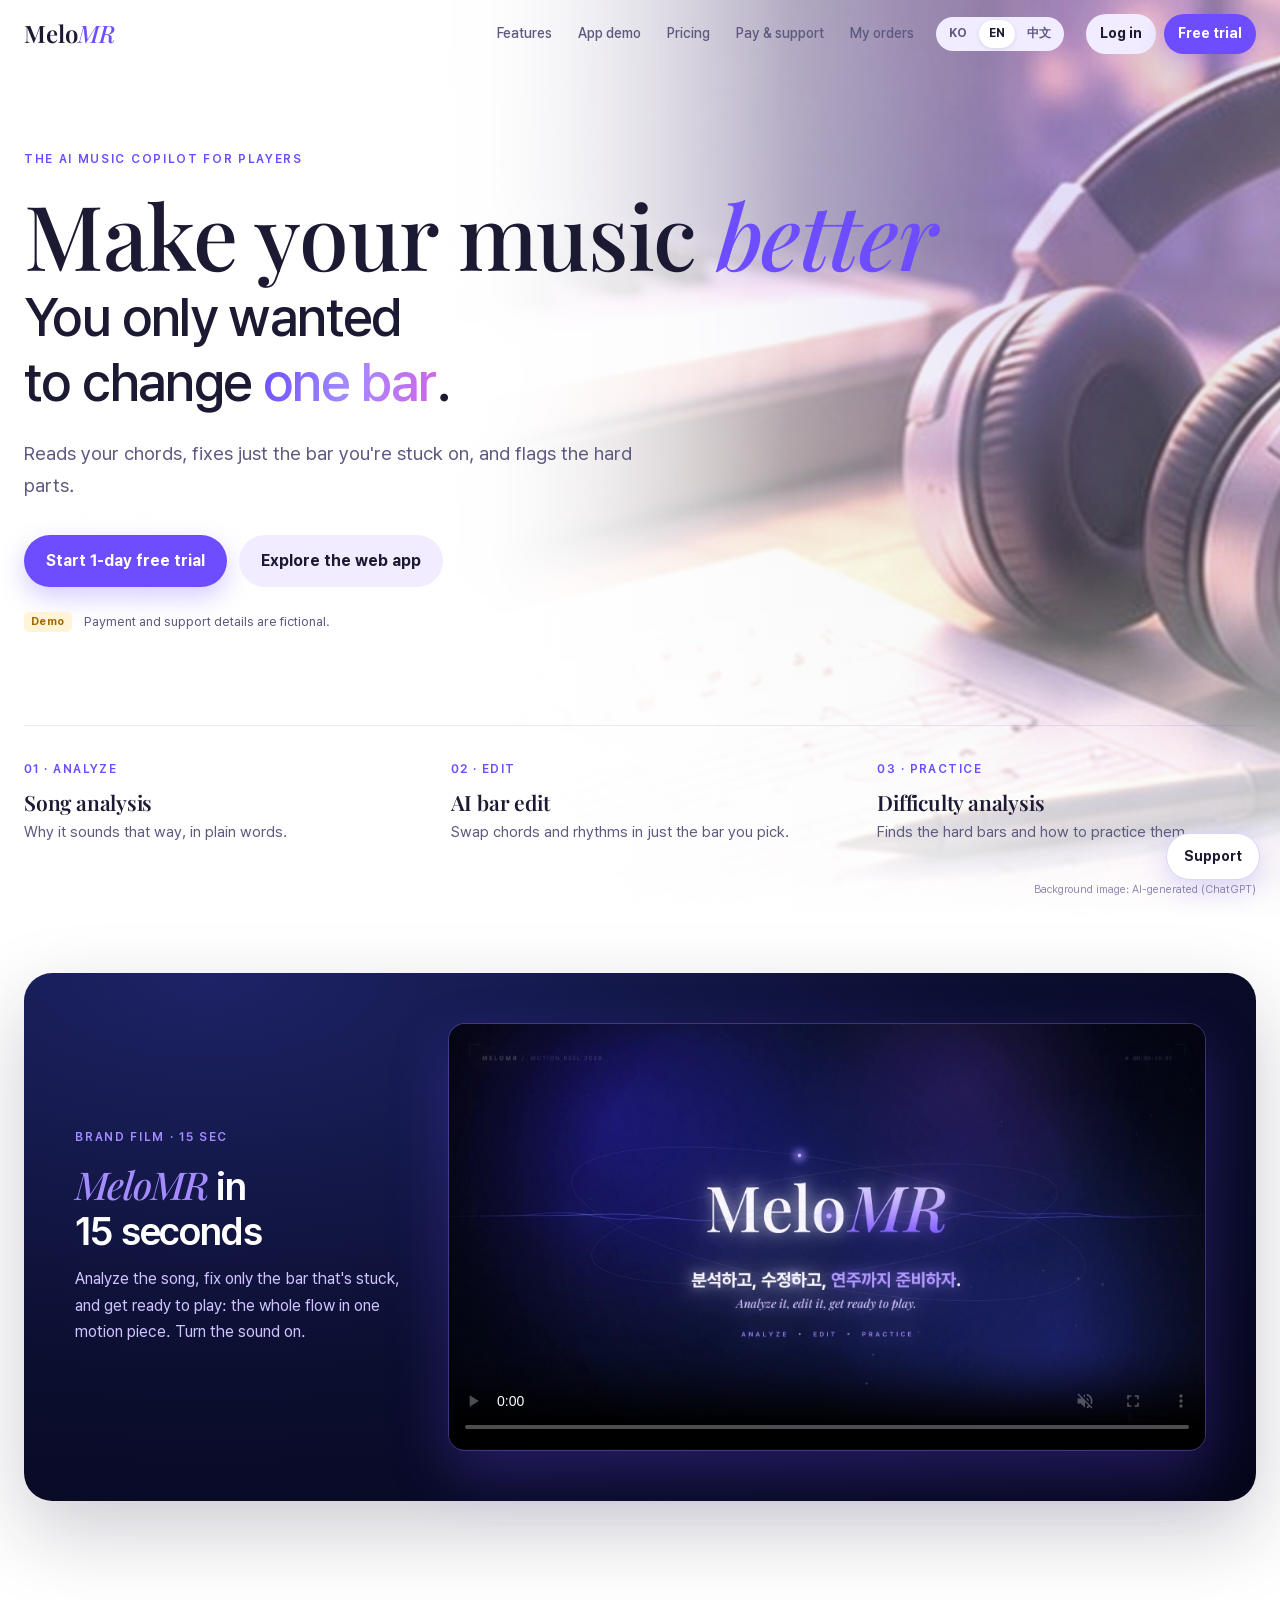
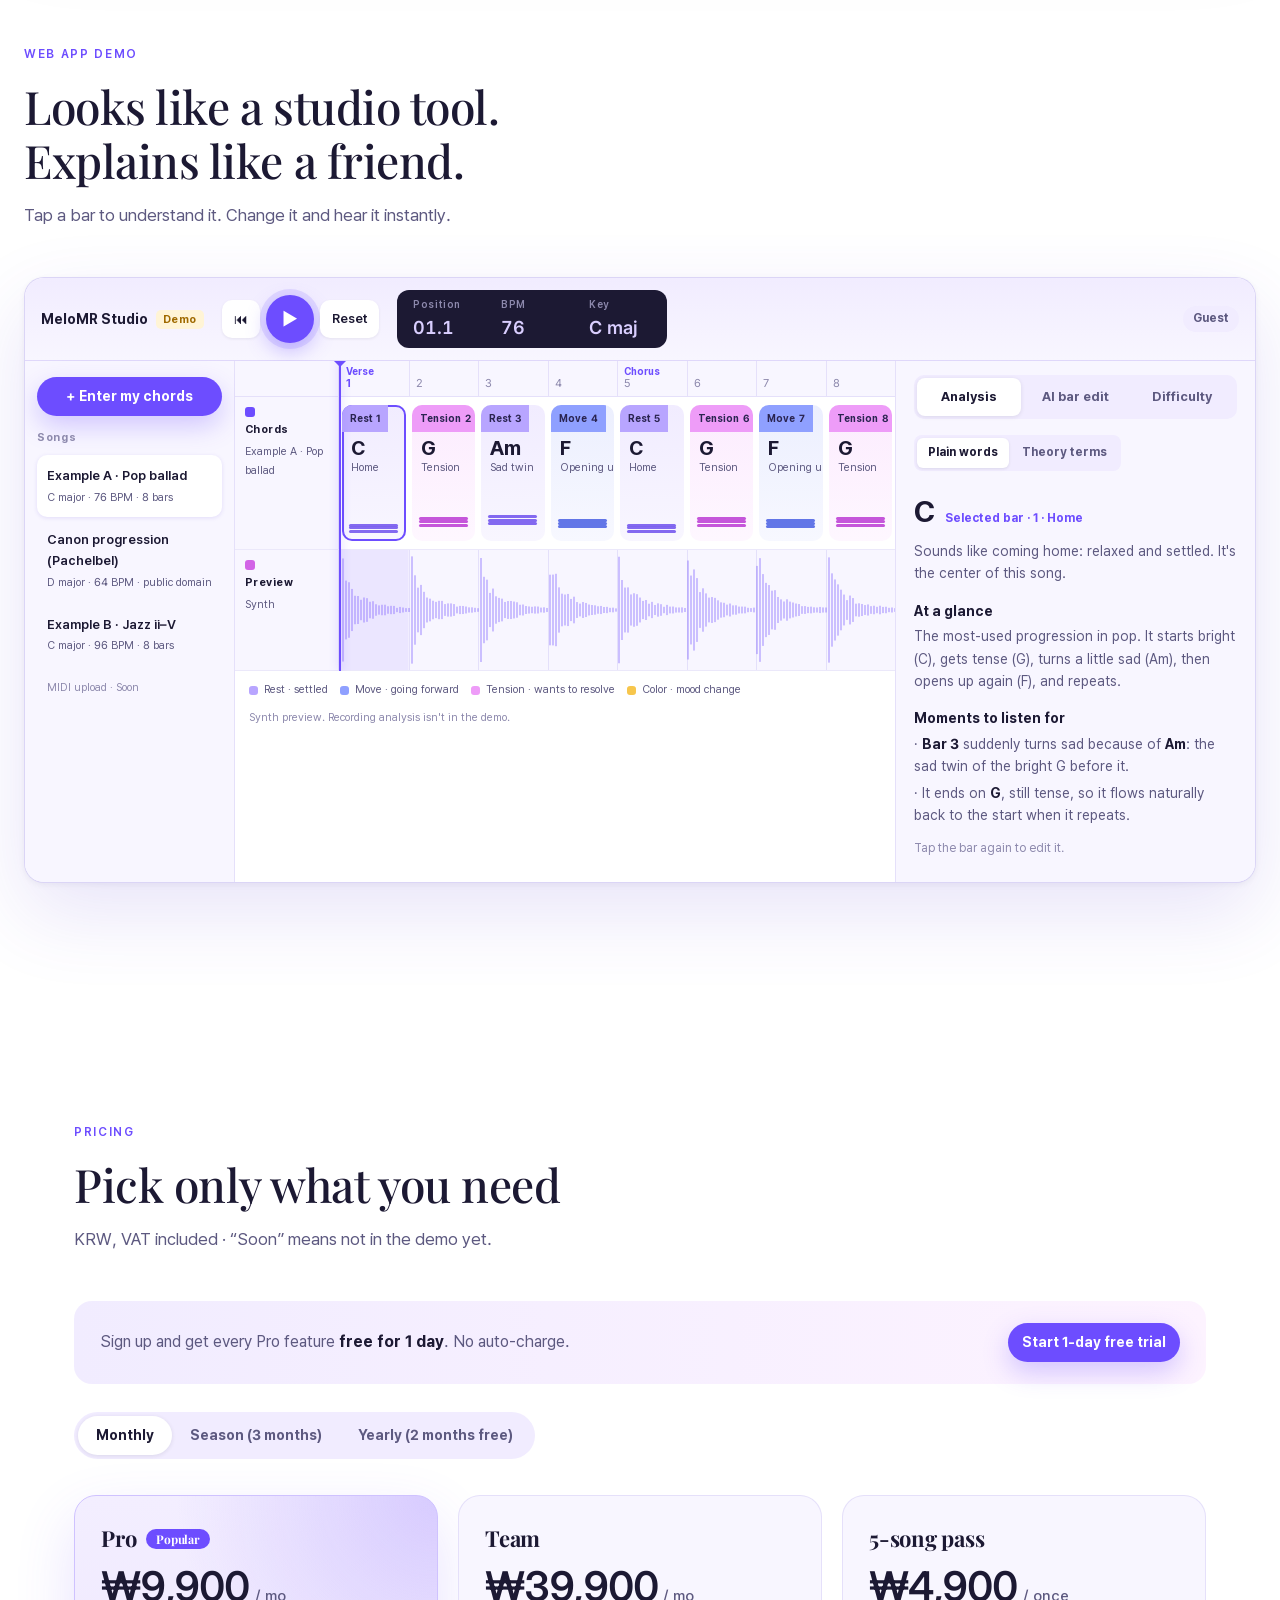
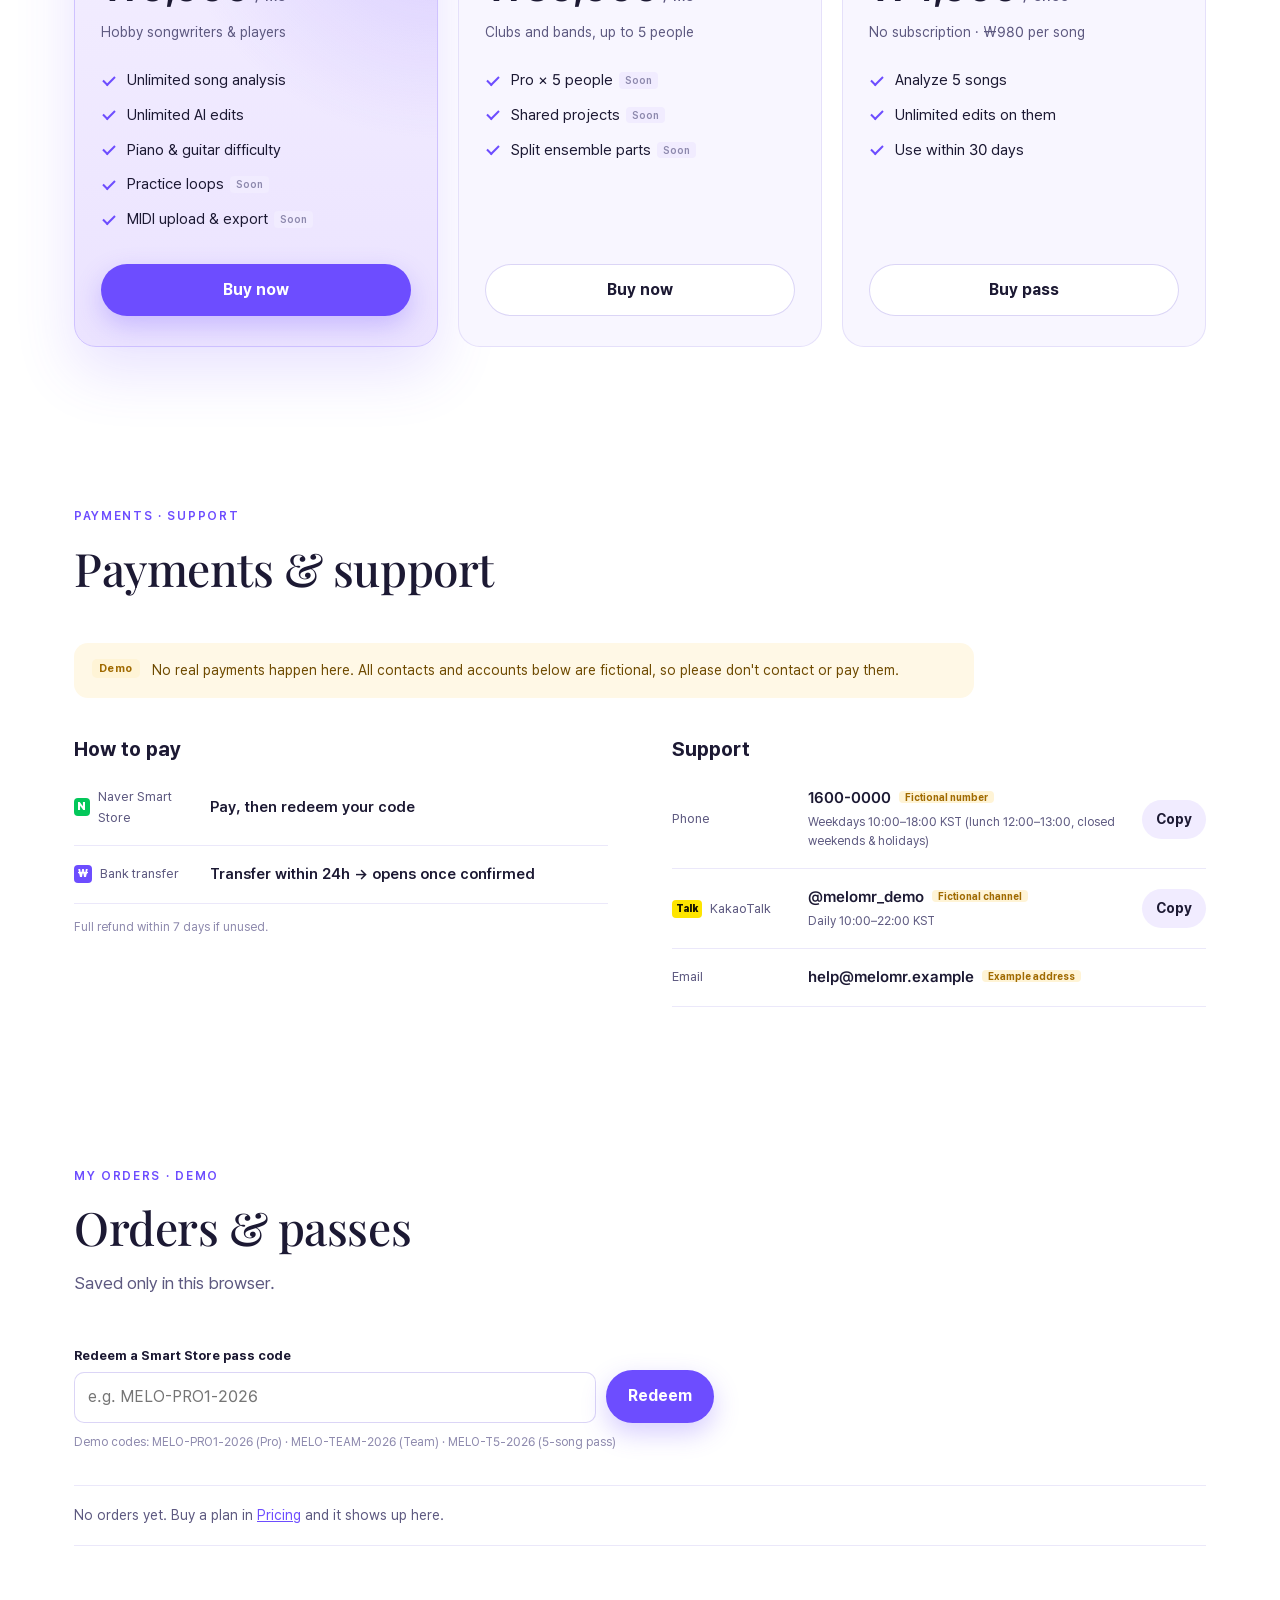
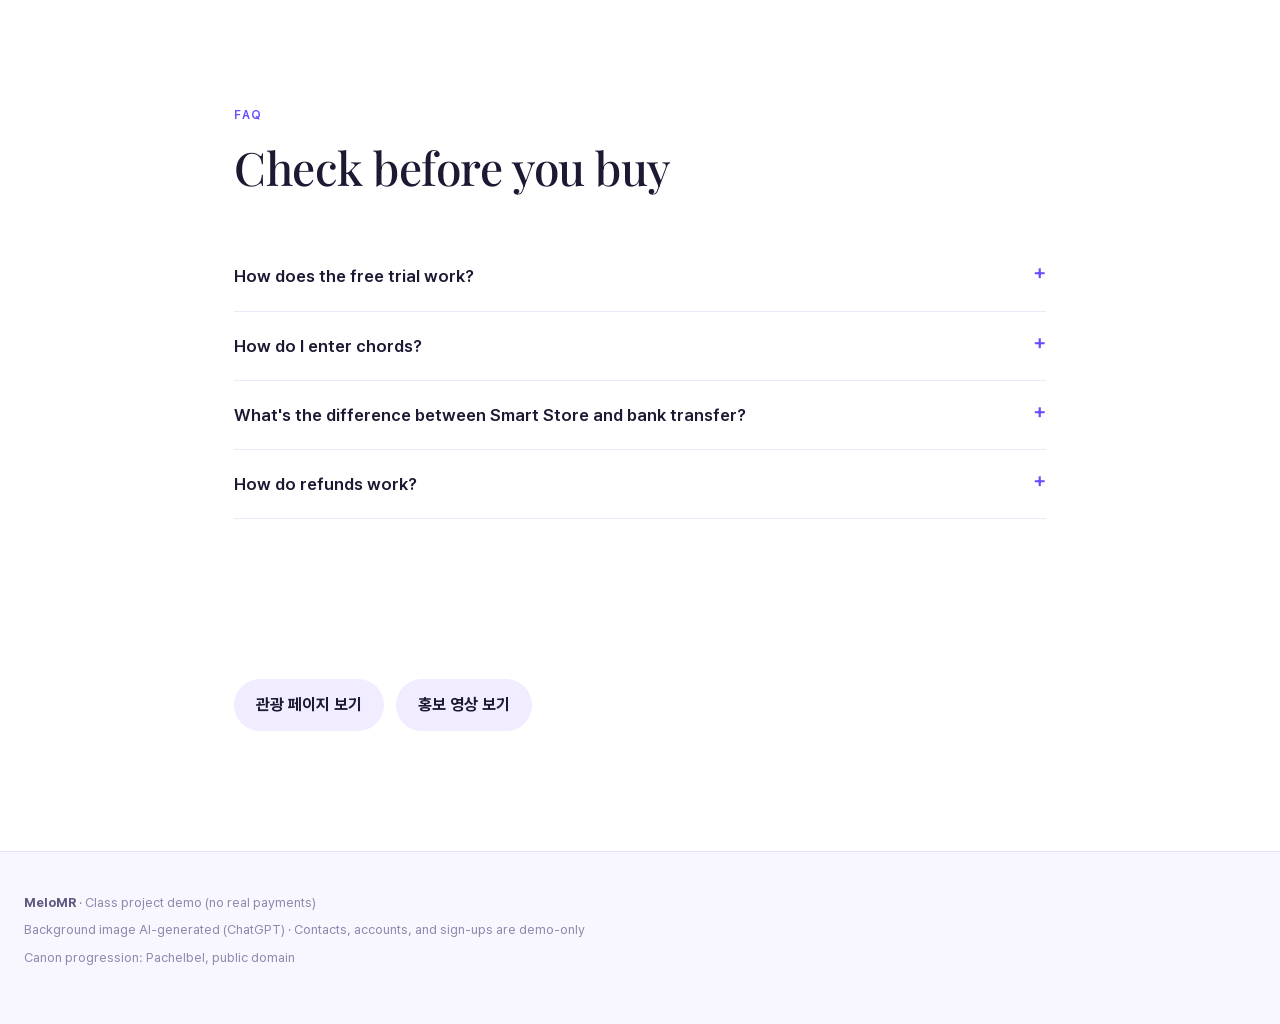
<file: index.html>
<!DOCTYPE html>
<html lang="ko">
<head>
<meta charset="utf-8">
<meta name="viewport" content="width=device-width, initial-scale=1">
<title>멜로MR</title>
<link rel="preconnect" href="https://fonts.googleapis.com">
<link rel="preconnect" href="https://fonts.gstatic.com" crossorigin>
<link href="https://fonts.googleapis.com/css2?family=Playfair+Display:ital,wght@0,400..800;1,400..800&family=Inter:wght@400..700&family=Noto+Sans+SC:wght@400;500;600;700&display=swap" rel="stylesheet">
<link href="https://fonts.googleapis.com/css2?family=Noto+Serif+KR:wght@600&text=%EB%A9%9C%EB%A1%9C&display=swap" rel="stylesheet">
<link rel="preload" href="PretendardVariable.subset.woff2" as="font" type="font/woff2" crossorigin>
<link rel="preload" href="InterNum.woff2" as="font" type="font/woff2" crossorigin>
<style>
/* 글꼴: 한글·본문 Pretendard / 영어 제목 Playfair Display / 숫자·가격 Inter (모두 SIL OFL 1.1) */
@font-face{font-family:"Pretendard";src:url("PretendardVariable.subset.woff2") format("woff2-variations"),url("PretendardVariable.subset.woff2") format("woff2");font-weight:45 920;font-display:swap}
/* InterNum: 숫자와 가격 기호만 담은 Inter. 글꼴 목록 맨 앞에 두어 모든 숫자가 Inter로 보입니다 */
@font-face{font-family:"InterNum";src:url("InterNum.woff2") format("woff2-variations"),url("InterNum.woff2") format("woff2");font-weight:100 900;font-display:swap;unicode-range:U+0030-0039,U+002C,U+002E,U+0025,U+002B,U+002F,U+003A,U+0024,U+20A9,U+00D7,U+2013}
:root{
  /* 흰 바탕 + 파스텔 라벤더. 단일 라이트 테마(브랜드 세계관 고정). */
  /* 레이아웃: 스튜디오 히어로 → 기능 3열 → 라벤더 톤 작업실형 웹앱 → 요금제 → 결제·문의 → 주문(데모) → FAQ */
  --bg:#ffffff; --lav-50:#f8f6ff; --lav-100:#f1ecff; --lav-200:#e4dbff; --lav-300:#cfc2ff;
  --line:rgba(91,64,214,.12); --line-2:rgba(91,64,214,.22);
  --ink:#1c1933; --muted:#5d5980; --dim:#8d89ad;
  --violet:#6d4dff; --violet-2:#8467ff; --lav:#a48bff; --orchid:#d264e6; --amber:#d99a0b; --rose:#e5486d; --indigo:#6b7cf2;
  --f-T:#b8a5ff; --f-S:#8fa0ff; --f-D:#ee9cf8; --f-X:#f7c64c;
  --sans:"InterNum","Pretendard",-apple-system,BlinkMacSystemFont,system-ui,"Apple SD Gothic Neo","Malgun Gothic",sans-serif;
  --serif:"Playfair Display",Georgia,"Times New Roman",serif;
  --num:"Inter","InterNum","Pretendard",system-ui,sans-serif;
  --display:var(--sans); --body:var(--sans); --mono:var(--sans);
  color-scheme:light;
}
:root:lang(zh-CN){--sans:"InterNum","Pretendard","Noto Sans SC","PingFang SC","Microsoft YaHei",sans-serif}
*{box-sizing:border-box}
html,body{margin:0}
html{scroll-behavior:smooth}
body{background:var(--bg);color:var(--ink);font-family:var(--body);font-size:16px;line-height:1.65;-webkit-font-smoothing:antialiased}
img{max-width:100%;display:block}
a{color:var(--violet)}
h1,h2,h3,h4{font-family:var(--display);text-wrap:balance;margin:0;line-height:1.18}
:root:lang(en) h1,:root:lang(en) .sec-head h2,:root:lang(en) .hero-feats h3,:root:lang(en) .plan h3{font-family:var(--serif);letter-spacing:-.01em}
button,input,select,textarea{font:inherit;color:inherit}
:focus-visible{outline:2px solid var(--violet);outline-offset:2px}
.num{font-family:var(--num);font-variant-numeric:tabular-nums}
.wrap{max-width:1180px;margin:0 auto;padding:0 24px}
.wrap-wide{max-width:1360px;margin:0 auto;padding:0 24px}
.eyebrow{font-size:13px;font-weight:600;letter-spacing:.08em;color:var(--violet)}
:root:lang(en) .eyebrow{text-transform:uppercase;letter-spacing:.14em;font-size:12px}
.demo-tag{white-space:nowrap;flex:none;display:inline-flex;align-items:center;font-size:11px;font-weight:700;letter-spacing:.04em;color:#a06a00;background:#fff4d6;border-radius:5px;padding:1px 7px;line-height:1.55;vertical-align:middle}
.soon{display:inline-block;font-size:10px;font-weight:600;color:var(--dim);background:var(--lav-100);border-radius:4px;padding:0 6px;margin-left:6px;vertical-align:1px}

.btn{display:inline-flex;align-items:center;justify-content:center;gap:8px;border:0;border-radius:999px;padding:13px 22px;font-weight:700;cursor:pointer;text-decoration:none;transition:transform .15s,background .15s,box-shadow .15s;white-space:nowrap}
.btn:active{transform:translateY(1px)}
.btn-primary{background:var(--violet);color:#fff;box-shadow:0 10px 26px rgba(109,77,255,.28)}
.btn-primary:hover{background:var(--violet-2)}
.btn-ghost{background:var(--lav-100);color:var(--ink)}
.btn-ghost:hover{background:var(--lav-200)}
.btn-sm{padding:8px 14px;font-size:14px}
.btn[disabled]{opacity:.55;cursor:default}
.pill{display:inline-block;font-size:12px;font-weight:700;padding:3px 10px;border-radius:999px;background:var(--lav-100);color:var(--muted)}
.pill.pro{background:var(--violet);color:#fff}
.pill.wait{background:#fff4d6;color:#a06a00}
.pill.ok{background:var(--lav-200);color:#4b2fd6}

/* nav */
nav.top{position:fixed;top:0;left:0;right:0;z-index:40;transition:background .2s}
nav.top.solid{background:rgba(255,255,255,.86);backdrop-filter:blur(14px);border-bottom:1px solid var(--line)}
nav.top .wrap-wide{display:flex;align-items:center;gap:22px;height:68px}
.logo{font-family:"Playfair Display","Noto Serif KR",Georgia,serif;font-weight:600;font-size:24px;letter-spacing:-.005em;color:var(--ink);text-decoration:none}
.logo span{color:var(--violet);font-style:italic;font-weight:500;margin-left:.03em}
.navlinks{display:flex;gap:26px;margin-left:auto}
.navlinks a{color:var(--muted);text-decoration:none;font-size:14px;font-weight:500}
.navlinks a:hover{color:var(--ink)}
.langsw{display:inline-flex;gap:2px;background:var(--lav-100);border-radius:999px;padding:3px}
.langsw button{background:none;border:0;border-radius:999px;padding:4px 10px;cursor:pointer;color:var(--muted);font-weight:700;font-size:12px}
.langsw button[aria-pressed="true"]{background:#fff;color:var(--ink);box-shadow:0 1px 4px rgba(28,25,51,.12)}
.auth{display:flex;align-items:center;gap:8px}
.auth .who{font-size:13px;color:var(--muted);max-width:10em;overflow:hidden;text-overflow:ellipsis;white-space:nowrap}
@media (max-width:900px){.navlinks a.hide-md{display:none}}
@media (max-width:640px){.navlinks{display:none}.langsw{margin-left:auto}.auth .who{display:none}.auth .btn-ghost{display:none}}

/* hero */
.hero{position:relative;overflow:hidden;padding:150px 0 72px;isolation:isolate;background:linear-gradient(180deg,var(--lav-50),#fff 85%)}
.hero-bg{position:absolute;top:0;right:0;bottom:0;width:66%;z-index:-2;-webkit-mask-image:linear-gradient(90deg,transparent 0%,#000 42%);mask-image:linear-gradient(90deg,transparent 0%,#000 42%)}
.hero-bg img{width:100%;height:100%;object-fit:cover;object-position:65% 40%;filter:brightness(1.18) saturate(.75) contrast(.92)}
.hero::before{content:"";position:absolute;inset:0;z-index:-1;background:
  linear-gradient(90deg,#fff 0%,rgba(255,255,255,.97) 38%,rgba(255,255,255,.55) 60%,rgba(255,255,255,.08) 82%,rgba(255,255,255,.18) 100%),
  linear-gradient(180deg,rgba(248,246,255,0) 60%,#fff 100%),
  radial-gradient(50% 60% at 85% 25%,rgba(164,139,255,.28),transparent 70%)}
.hero .en-title{font-family:var(--serif);font-size:clamp(44px,7vw,96px);font-weight:500;letter-spacing:-.015em;line-height:1.02;margin:18px 0 6px;color:var(--ink)}
.hero .en-title i{font-style:italic;color:var(--violet)}
.hero h1{font-size:clamp(28px,4.2vw,54px);font-weight:500;letter-spacing:-.035em;line-height:1.2;max-width:14em;color:var(--ink)}
:root:lang(en) .hero h1{font-family:var(--sans);letter-spacing:-.03em}
.hero h1 em{font-style:normal;background:linear-gradient(100deg,var(--violet) 0%,var(--lav) 50%,var(--orchid) 100%);-webkit-background-clip:text;background-clip:text;color:transparent}
.hero .lead{color:var(--muted);font-size:clamp(17px,1.5vw,19px);max-width:34em;margin:24px 0 34px}
.hero .ctas{display:flex;gap:12px;flex-wrap:wrap}
.hero-meta{margin-top:24px;display:flex;gap:12px;flex-wrap:wrap;font-size:13px;color:var(--muted);align-items:center}
.hero-feats{margin-top:92px;display:grid;grid-template-columns:repeat(3,1fr);gap:48px;border-top:1px solid var(--line);padding-top:34px}
.hero-feats .k{font-size:12px;font-weight:600;letter-spacing:.12em;color:var(--violet)}
.hero-feats h3{font-size:21px;font-weight:600;letter-spacing:-.02em;margin:10px 0 6px}
.hero-feats p{margin:0;color:var(--muted);font-size:15px;max-width:30em}
.img-credit{position:absolute;right:24px;bottom:18px;font-size:11px;color:var(--dim)}
@media (max-width:820px){.hero{padding:120px 0 56px}.hero-bg{width:100%;-webkit-mask-image:linear-gradient(180deg,#000 0%,#000 30%,transparent 62%);mask-image:linear-gradient(180deg,#000 0%,#000 30%,transparent 62%)}.hero-bg img{object-position:70% 20%}.hero::before{background:linear-gradient(180deg,rgba(255,255,255,.55) 0%,rgba(255,255,255,.82) 35%,#fff 62%)}.hero-feats{grid-template-columns:1fr;gap:26px;margin-top:60px}.img-credit{position:static;margin-top:26px;padding:0 24px}}

section{padding:120px 0}
.sec-head{display:flex;flex-direction:column;gap:14px;margin-bottom:48px;max-width:760px}
.sec-head h2{font-size:clamp(28px,3.8vw,46px);font-weight:500;letter-spacing:-.03em}
.sec-head p{color:var(--muted);margin:0;font-size:17px;max-width:40em}
@media (max-width:640px){section{padding:84px 0}.sec-head{margin-bottom:32px}}

/* ===== 작업실형 웹앱 ===== */
.daw{background:#fff;border:1px solid var(--line-2);border-radius:20px;overflow:hidden;box-shadow:0 30px 80px rgba(91,64,214,.14),0 2px 6px rgba(28,25,51,.05)}
.transport{display:flex;align-items:center;gap:18px;padding:12px 16px;background:linear-gradient(180deg,var(--lav-100),var(--lav-50));border-bottom:1px solid var(--line);flex-wrap:wrap}
.tp-brand{font-weight:700;font-size:14px;display:flex;align-items:center;gap:8px}
.tp-ctrl{display:flex;align-items:center;gap:6px}
.tp-btn{width:38px;height:38px;border-radius:10px;border:0;background:#fff;color:var(--ink);cursor:pointer;display:grid;place-items:center;font-size:14px;box-shadow:0 1px 3px rgba(28,25,51,.08)}
.tp-btn:hover{background:var(--lav-200)}
.tp-play{width:48px;height:48px;border-radius:50%;background:var(--violet);color:#fff;font-size:18px;box-shadow:0 0 0 6px rgba(109,77,255,.14),0 8px 20px rgba(109,77,255,.35)}
.tp-play:hover{background:var(--violet-2)}
.tp-play.on{background:var(--orchid);box-shadow:0 0 0 6px rgba(210,100,230,.16),0 8px 20px rgba(210,100,230,.35)}
.tp-text{height:38px;padding:0 12px;border-radius:10px;border:0;background:#fff;cursor:pointer;font-size:13px;font-weight:600;box-shadow:0 1px 3px rgba(28,25,51,.08)}
.tp-text:hover{background:var(--lav-200)}
.lcds{display:flex;gap:2px;background:#1c1933;border-radius:12px;padding:4px}
.lcd{display:flex;flex-direction:column;padding:2px 12px;min-width:86px}
.lcd span{font-size:10px;font-weight:600;letter-spacing:.08em;color:#8d89ad}
.lcd b{font-family:var(--num);font-variant-numeric:tabular-nums;font-size:18px;font-weight:600;color:#d9ceff;letter-spacing:.01em}
.tp-quota{margin-left:auto;display:flex;gap:12px;align-items:center;font-size:12px;color:var(--muted);flex-wrap:wrap}
.daw-grid{display:grid;grid-template-columns:210px minmax(0,1fr) 360px}
@media (max-width:1180px){.daw-grid{grid-template-columns:190px minmax(0,1fr)}.inspector{grid-column:1/-1;border-left:0!important;border-top:1px solid var(--line)}}
@media (max-width:760px){.daw-grid{grid-template-columns:minmax(0,1fr)}.tp-quota{margin-left:0}.browser{border-right:0!important;border-bottom:1px solid var(--line)}}
.browser{border-right:1px solid var(--line);padding:16px 12px;display:flex;flex-direction:column;gap:10px;background:var(--lav-50)}
.browser h3{font-size:11px;letter-spacing:.06em;color:var(--dim);font-weight:700;margin-top:6px}
.song{text-align:left;background:transparent;border:0;border-radius:10px;padding:10px;cursor:pointer;display:flex;flex-direction:column;gap:2px;width:100%}
.song:hover{background:var(--lav-100)}
.song.active{background:#fff;box-shadow:0 1px 4px rgba(91,64,214,.14)}
.song b{font-size:13px;font-weight:600}
.song small{color:var(--muted);font-size:11px}
.upload{margin-top:4px;font-size:11px;color:var(--dim);line-height:1.5;padding:0 10px}
@media (max-width:760px){#songList{flex-direction:row!important;overflow-x:auto;padding-bottom:4px}.song{min-width:180px}}
.arrange{min-width:0;padding:0 0 14px;background:#fff}
.arr-scroll{overflow-x:auto}
.arr-inner{min-width:620px;position:relative}
.ruler{display:grid;height:36px;border-bottom:1px solid var(--line);font-family:var(--num);font-size:11px;color:var(--dim);background:var(--lav-50)}
.ruler .spacer{border-right:1px solid var(--line)}
.ruler .rb{position:relative;border-left:1px solid var(--line);padding:4px 6px;display:flex;flex-direction:column;line-height:1.2;cursor:pointer}
.ruler .rb.sel{color:var(--violet);font-weight:700}
.ruler .rb .sec{font-family:var(--body);font-size:10px;color:var(--violet);font-weight:700;white-space:nowrap}
.track{display:grid;border-bottom:1px solid var(--line)}
.th{border-right:1px solid var(--line);padding:10px;font-size:11px;color:var(--muted);display:flex;flex-direction:column;gap:4px;background:var(--lav-50)}
.th b{font-size:11px;letter-spacing:.04em;color:var(--ink)}
.th i{display:block;width:10px;height:10px;border-radius:3px;background:var(--violet)}
.lane{position:relative;display:grid;padding:8px 0}
.clip{position:relative;margin:0 3px;height:136px;border-radius:10px;border:0;cursor:pointer;text-align:left;padding:0;overflow:hidden;display:flex;flex-direction:column;transition:transform .12s,box-shadow .12s}
.clip:hover{transform:translateY(-1px)}
.clip .cap{display:flex;justify-content:space-between;align-items:center;gap:4px;padding:5px 8px;font-size:10px;font-weight:700;color:#2a2450}
.clip .cap span:last-child{font-family:var(--num)}
.clip .ch{font-size:20px;font-weight:700;padding:5px 9px 0;color:var(--ink);line-height:1.1}
.clip .tg{font-size:11px;padding:0 9px;color:var(--muted);white-space:nowrap;overflow:hidden;text-overflow:ellipsis}
.clip .roll{position:absolute;left:7px;right:7px;bottom:8px;height:30px}
.clip .roll i{position:absolute;height:3px;border-radius:2px;opacity:.95}
.clip.sel{box-shadow:0 0 0 2px var(--violet) inset}
.clip.playing{box-shadow:0 0 0 2px var(--orchid) inset,0 6px 18px rgba(210,100,230,.3)}
.clip .dot{position:absolute;top:30px;right:8px;width:7px;height:7px;border-radius:50%;background:var(--orchid)}
.c-T{background:linear-gradient(180deg,#f1ecff,#f8f6ff)}.c-T .cap{background:var(--f-T)}
.c-S{background:linear-gradient(180deg,#eceffe,#f7f8ff)}.c-S .cap{background:var(--f-S)}
.c-D{background:linear-gradient(180deg,#fcecfe,#fef7ff)}.c-D .cap{background:var(--f-D)}
.c-X{background:linear-gradient(180deg,#fff5da,#fffbef)}.c-X .cap{background:var(--f-X)}
.wave-lane{height:120px;padding:0;background:var(--lav-50)}
#wave{width:100%;height:120px;display:block;cursor:pointer}
.playhead{position:absolute;top:0;bottom:0;width:2px;background:var(--violet);box-shadow:0 0 10px rgba(109,77,255,.45);pointer-events:none;z-index:3;transition:left .06s linear}
.playhead::before{content:"";position:absolute;top:0;left:-5px;border:6px solid transparent;border-top-color:var(--violet)}
.synth-note{font-size:11px;color:var(--dim);margin:10px 14px 0}
.legend{display:flex;gap:12px;flex-wrap:wrap;font-size:11px;color:var(--muted);margin:10px 14px 0}
.legend span{display:inline-flex;align-items:center;gap:6px}
.legend i{width:9px;height:9px;border-radius:3px;display:inline-block}
.inspector{border-left:1px solid var(--line);background:var(--lav-50);padding:14px 18px 20px;min-width:0}
.tabs{display:flex;gap:2px;background:var(--lav-100);border-radius:10px;padding:3px;margin-bottom:16px}
.tab{flex:1;background:none;border:0;border-radius:8px;padding:8px 6px;cursor:pointer;color:var(--muted);font-weight:700;font-size:13px;white-space:nowrap}
.tab[aria-selected="true"]{background:#fff;color:var(--ink);box-shadow:0 1px 4px rgba(28,25,51,.1)}
.seg{display:inline-flex;background:var(--lav-100);border-radius:8px;padding:3px;gap:2px}
.seg button{background:none;border:0;border-radius:6px;padding:5px 11px;cursor:pointer;color:var(--muted);font-weight:700;font-size:12px}
.seg button[aria-pressed="true"]{background:#fff;color:var(--ink);box-shadow:0 1px 3px rgba(28,25,51,.1)}
.insp h4{font-size:14px;font-weight:700;margin:18px 0 6px}
.insp p{margin:4px 0;color:var(--muted);font-size:14px;line-height:1.6}
.insp p b{color:var(--ink)}
.insp .hint{font-size:12px;color:var(--dim)}
.insp .sel-chord{display:flex;align-items:baseline;gap:10px;margin-top:16px}
.insp .sel-chord .big{font-size:30px;font-weight:700;color:var(--ink)}
.insp .sel-chord .lab{font-size:12px;color:var(--violet);font-weight:700}
.opts{display:flex;flex-direction:column;gap:4px}
.opt{background:transparent;border:0;border-radius:8px;padding:8px 10px;cursor:pointer;font-size:13px;text-align:left;display:flex;align-items:center;gap:10px;width:100%}
.opt:hover{background:#fff}
.opt.on{background:#fff;box-shadow:0 0 0 1.5px var(--violet) inset}
.opt b{min-width:56px;color:var(--ink)}
.opt span{color:var(--ink)}
.opt small{margin-left:auto;color:var(--dim);font-size:11px;white-space:nowrap}
.rgrid{display:grid;grid-template-columns:1fr 1fr;gap:4px}
.diff-chart{display:grid;gap:5px;align-items:end;height:150px;padding:8px 0 0;border-bottom:1px solid var(--line);margin-top:14px;background:repeating-linear-gradient(to top,transparent 0 29px,rgba(91,64,214,.07) 29px 30px)}
.dcol{display:flex;flex-direction:column;align-items:center;gap:4px;height:100%;justify-content:flex-end;cursor:pointer;background:none;border:0;padding:0}
.dval{font-family:var(--num);font-size:10px;color:var(--muted)}
.dbar{width:72%;border-radius:4px 4px 0 0;min-height:4px}
.dlabels{display:grid;gap:5px;padding:6px 0 0;font-family:var(--num);font-size:10px;color:var(--dim);text-align:center}
.lock{display:flex;flex-direction:column;gap:10px;align-items:flex-start;background:var(--lav-100);border-radius:12px;padding:14px;margin-top:14px;font-size:13px;color:var(--muted)}

/* pricing */
.trial-line{display:flex;align-items:center;justify-content:space-between;gap:16px;flex-wrap:wrap;padding:22px 26px;border-radius:18px;background:linear-gradient(90deg,var(--lav-100),#fdf3ff);margin-bottom:28px;font-size:16px;color:var(--muted)}
.trial-line b{color:var(--ink)}
.cycle{display:inline-flex;background:var(--lav-100);border-radius:999px;padding:4px;margin-bottom:36px}
.cycle button{background:none;border:0;border-radius:999px;padding:8px 18px;cursor:pointer;color:var(--muted);font-weight:700;font-size:14px}
.cycle button[aria-pressed="true"]{background:#fff;color:var(--ink);box-shadow:0 1px 4px rgba(28,25,51,.1)}
.plans-main{display:grid;grid-template-columns:repeat(3,minmax(0,1fr));gap:20px}
@media (max-width:1000px){.plans-main{grid-template-columns:repeat(2,minmax(0,1fr))}}
@media (max-width:620px){.plans-main{grid-template-columns:1fr}}
.plan{border-radius:22px;padding:30px 26px;display:flex;flex-direction:column;gap:14px;background:var(--lav-50);border:1px solid var(--line)}
.plan.best{background:radial-gradient(120% 90% at 100% 0%,rgba(164,139,255,.35),transparent 60%),linear-gradient(180deg,#f3eeff,#ebe3ff);border:1.5px solid var(--lav-300);box-shadow:0 24px 60px rgba(109,77,255,.16)}
.plan h3{font-size:22px;font-weight:700;display:flex;align-items:center;gap:10px}
.plan .price{font-family:var(--num);font-size:clamp(34px,3.2vw,44px);font-weight:600;letter-spacing:-.03em;font-variant-numeric:tabular-nums;line-height:1;display:flex;flex-wrap:wrap;align-items:baseline;column-gap:2px}
.plan .price small{font-family:var(--body);font-size:15px;font-weight:500;color:var(--muted);letter-spacing:0;margin-left:4px;white-space:nowrap}
.plan .sub{color:var(--muted);font-size:14px;margin:0}
.plan ul{list-style:none;margin:10px 0 18px;padding:0;display:flex;flex-direction:column;gap:10px;font-size:15px;flex:1}
.plan li{padding-left:26px;position:relative}
.plan li::before{content:"";position:absolute;left:2px;top:.5em;width:10px;height:5px;border-left:2px solid var(--violet);border-bottom:2px solid var(--violet);transform:rotate(-45deg)}
.plan li.no{color:var(--dim)}.plan li.no::before{border:0;border-top:2px solid var(--dim);transform:none;top:.8em;height:0}
.plan .btn{align-self:stretch}
.plan:not(.best) .btn-ghost{background:#fff;box-shadow:0 0 0 1px var(--line-2) inset}

/* help */
.notice{display:flex;gap:12px;align-items:flex-start;background:#fff8e6;color:#6e4a00;border-radius:14px;padding:16px 18px;font-size:14px;margin-bottom:40px;max-width:900px}
.help-grid{display:grid;grid-template-columns:1fr 1fr;gap:64px}
@media (max-width:820px){.help-grid{grid-template-columns:1fr;gap:40px}}
.help-grid h3{font-size:20px;font-weight:700;margin-bottom:8px}
.hrow{display:grid;grid-template-columns:120px 1fr auto;gap:16px;align-items:center;padding:16px 0;border-bottom:1px solid var(--line);font-size:15px}
.hrow .lb{color:var(--muted);font-size:13px;display:flex;align-items:center;gap:8px}
.hrow .vl{font-weight:600}
.hrow .vl small{display:block;color:var(--muted);font-weight:400;font-size:12px;margin-top:2px}
.hrow .mono{font-family:var(--num)}
.vtag{font-size:10px;font-weight:700;color:#a06a00;background:#fff4d6;border-radius:4px;padding:0 6px;margin-left:8px;vertical-align:2px}
.nmark{display:inline-grid;place-items:center;width:18px;height:18px;border-radius:4px;background:#03c75a;color:#fff;font-weight:900;font-size:11px}
.kmark{display:inline-grid;place-items:center;height:18px;padding:0 4px;border-radius:4px;background:#fee500;color:#191600;font-weight:900;font-size:10px}
.bmark{display:inline-grid;place-items:center;width:18px;height:18px;border-radius:4px;background:var(--violet);color:#fff;font-weight:900;font-size:11px}
@media (max-width:480px){.hrow{grid-template-columns:1fr auto}.hrow .lb{grid-column:1/-1}}

/* orders & faq */
.field{display:flex;flex-direction:column;gap:6px}
.field label{font-size:13px;font-weight:700}
.field input,.field select,.field textarea{background:#fff;border:1px solid var(--line-2);border-radius:10px;padding:11px 13px;color:var(--ink)}
.field textarea{font-size:16px;resize:vertical}
.field input:focus,.field select:focus,.field textarea:focus{border-color:var(--violet);outline:none;box-shadow:0 0 0 3px rgba(109,77,255,.14)}
.code-form{display:flex;gap:10px;align-items:flex-end;flex-wrap:wrap;margin-bottom:10px;max-width:640px}
.orders{display:flex;flex-direction:column}
.order{padding:14px 0;border-bottom:1px solid var(--line);display:flex;gap:16px;align-items:center;flex-wrap:wrap;font-size:14px}
.order .oid{font-family:var(--num);font-weight:600}
.order .sp{margin-left:auto;display:flex;gap:8px;align-items:center;flex-wrap:wrap}
.empty{color:var(--muted);font-size:14px;padding:18px 0;border-top:1px solid var(--line);border-bottom:1px solid var(--line)}
.err{font-size:13px;color:var(--rose);min-height:1em}
.hint{font-size:12px;color:var(--dim)}
details{border-bottom:1px solid var(--line);padding:20px 0}
summary{cursor:pointer;font-weight:600;font-size:17px;list-style:none;display:flex;justify-content:space-between;gap:16px}
summary::-webkit-details-marker{display:none}
summary::after{content:"+";color:var(--violet);font-size:20px;line-height:1}
details[open] summary::after{content:"–"}
details p{color:var(--muted);margin:10px 0 0;font-size:15px;max-width:52em}
footer{border-top:1px solid var(--line);padding:40px 0 56px;color:var(--dim);font-size:13px;background:var(--lav-50)}
footer .wrap-wide{display:flex;flex-direction:column;gap:6px}
footer b{color:var(--muted)}

/* modal */
.modal{position:fixed;inset:0;z-index:60;background:rgba(28,25,51,.32);backdrop-filter:blur(6px);display:none;align-items:flex-start;justify-content:center;padding:48px 16px;overflow-y:auto}
.modal.open{display:flex}
.sheet{background:#fff;border-radius:20px;width:100%;max-width:520px;box-shadow:0 40px 100px rgba(28,25,51,.25)}
.sheet header{display:flex;align-items:center;justify-content:space-between;gap:10px;padding:18px 22px;border-bottom:1px solid var(--line)}
.sheet header h3{font-size:18px;font-weight:700;display:flex;align-items:center;gap:10px}
.x{background:none;border:0;font-size:24px;line-height:1;cursor:pointer;color:var(--muted);padding:4px 8px}
.sheet .body{padding:20px 22px 24px;display:flex;flex-direction:column;gap:16px}
.demo-bar{display:flex;gap:8px;align-items:center;font-size:13px;color:#6e4a00;background:#fff8e6;border-radius:10px;padding:10px 12px}
.summary{background:var(--lav-50);border-radius:14px;padding:14px 16px;display:flex;flex-direction:column;gap:8px;font-size:14px}
.row{display:flex;justify-content:space-between;gap:10px;align-items:center}
.row .v{font-family:var(--num);font-variant-numeric:tabular-nums}
.row.total{border-top:1px solid var(--line);padding-top:10px;font-weight:700;font-size:18px}
.methods{display:grid;grid-template-columns:1fr 1fr;gap:8px}
.method{background:var(--lav-50);border:1.5px solid transparent;border-radius:14px;padding:13px;cursor:pointer;text-align:left;display:flex;flex-direction:column;gap:4px}
.method[aria-checked="true"]{border-color:var(--violet);background:#fff}
.method b{display:flex;align-items:center;gap:8px;font-size:15px}
.method small{color:var(--muted);font-size:12px}
.acct{background:var(--lav-50);border-radius:14px;padding:14px 16px;display:flex;flex-direction:column;gap:8px;font-size:14px}
.acct .num{font-size:17px;font-weight:600}
.check{display:flex;gap:8px;align-items:flex-start;font-size:13px;color:var(--muted)}
.done{display:flex;flex-direction:column;gap:12px}
.done .big{font-size:22px;font-weight:700}
.chips{display:flex;flex-wrap:wrap;gap:6px;min-height:4px}
.chip{font-size:13px;background:var(--lav-100);border-radius:6px;padding:2px 8px}
.chip.bad{background:#ffe7ee;color:var(--rose)}
.auth-tabs{display:flex;gap:2px;background:var(--lav-100);border-radius:10px;padding:3px}
.auth-tabs button{flex:1;background:none;border:0;border-radius:8px;padding:9px;cursor:pointer;color:var(--muted);font-weight:700;font-size:14px}
.auth-tabs button[aria-selected="true"]{background:#fff;color:var(--ink);box-shadow:0 1px 4px rgba(28,25,51,.1)}
.linkish{background:none;border:0;color:var(--violet);cursor:pointer;font-size:13px;padding:0;text-decoration:underline}
.fab{position:fixed;right:20px;bottom:20px;z-index:30;background:#fff;color:var(--ink);font-weight:700;font-size:14px;text-decoration:none;padding:12px 18px;border-radius:999px;box-shadow:0 10px 28px rgba(91,64,214,.2),0 0 0 1px var(--line-2) inset}
.fab:hover{background:var(--lav-100)}
.toast{position:fixed;left:50%;bottom:28px;transform:translateX(-50%);background:var(--ink);color:#fff;padding:11px 18px;border-radius:999px;font-weight:700;font-size:14px;z-index:70;opacity:0;pointer-events:none;transition:opacity .2s;max-width:calc(100% - 32px);text-align:center}
.toast.show{opacity:1}
@media (max-width:760px){.clip{height:116px}.wave-lane{height:96px}#wave{height:96px}.transport{gap:12px}.lcd{min-width:70px}.hero-feats h3{font-size:20px}}
/* 브랜드 필름(멜로MR 쇼릴) */
.film{padding:56px 0 24px}
.film-card{display:grid;grid-template-columns:minmax(240px,1fr) 2.3fr;gap:clamp(24px,3.5vw,56px);align-items:center;padding:clamp(24px,4vw,56px);border-radius:28px;background:radial-gradient(120% 140% at 15% 0%,#1d2366 0%,#0b0e2e 55%,#05061a 100%);box-shadow:0 30px 80px rgba(28,25,51,.22)}
.film-head .eyebrow{color:var(--lav)}
.film-head h2{color:#fff;font-size:clamp(26px,3vw,40px);font-weight:600;letter-spacing:-.03em;margin:14px 0 12px}
.film-head h2 em{font-family:var(--serif);font-style:italic;font-weight:500;color:var(--lav)}
.film-head p{color:#cfc2ff;margin:0;font-size:16px;line-height:1.65}
.film-video{display:block;width:100%;aspect-ratio:16/9;border-radius:16px;background:#05061a;box-shadow:0 0 0 1px rgba(164,139,255,.28),0 24px 60px rgba(109,77,255,.28)}
@media (max-width:900px){.film-card{grid-template-columns:1fr}}
@media (prefers-reduced-motion:reduce){*{transition:none!important;scroll-behavior:auto!important}}
</style>

</head>
<body>

<nav class="top" id="nav">
  <div class="wrap-wide">
    <a class="logo" href="#top" data-i18n="brand.logo">멜로<span>MR</span></a>
    <div class="navlinks">
      <a class="hide-md" href="#features" data-i18n="nav.features"></a>
      <a href="#app" data-i18n="nav.app"></a>
      <a href="#pricing" data-i18n="nav.pricing"></a>
      <a href="#help" data-i18n="nav.help"></a>
      <a class="hide-md" href="#orders" data-i18n="nav.orders"></a>
    </div>
    <div class="langsw" role="group" data-i18n-aria="nav.lang">
      <button type="button" data-lang="ko" lang="ko">KO</button>
      <button type="button" data-lang="en" lang="en">EN</button>
      <button type="button" data-lang="zh" lang="zh-CN">中文</button>
    </div>
    <div class="auth" id="authArea"></div>
  </div>
</nav>

<header class="hero" id="top">
  <div class="hero-bg"><img src="studio.jpg" alt="" data-i18n-alt="hero.alt"></div>
  <div class="wrap-wide">
    <div class="eyebrow" data-i18n="hero.eyebrow"></div>
    <p class="en-title" lang="en">Make your music <i>better</i></p>
    <h1 data-i18n="hero.title"></h1>
    <p class="lead" data-i18n="hero.lead"></p>
    <div class="ctas">
      <button class="btn btn-primary" type="button" data-trial data-i18n="trial.btn"></button>
      <a class="btn btn-ghost" href="#app" data-i18n="hero.cta"></a>
    </div>
    <div class="hero-meta"><span class="demo-tag" data-i18n="daw.demo"></span><span data-i18n="hero.demoNote"></span></div>

    <div class="hero-feats" id="features">
      <article><div class="k">01 · ANALYZE</div><h3 data-i18n="f1.h"></h3><p data-i18n="f1.p"></p></article>
      <article><div class="k">02 · EDIT</div><h3 data-i18n="f2.h"></h3><p data-i18n="f2.p"></p></article>
      <article><div class="k">03 · PRACTICE</div><h3 data-i18n="f3.h"></h3><p data-i18n="f3.p"></p></article>
    </div>
  </div>
  <div class="img-credit" data-i18n="hero.imgNote"></div>
</header>

<section class="film" id="film">
  <div class="wrap-wide">
    <div class="film-card">
      <div class="film-head">
        <div class="eyebrow" data-i18n="film.eyebrow"></div>
        <h2 data-i18n="film.h2"></h2>
        <p data-i18n="film.p"></p>
      </div>
      <video class="film-video" src="MeloMR_showreel.mp4" poster="MeloMR_poster.jpg" autoplay muted loop playsinline controls preload="metadata" aria-label="MeloMR brand film"></video>
    </div>
  </div>
</section>
<script>
  /* 움직임 줄이기 설정이면 자동 재생하지 않기 */
  if (matchMedia("(prefers-reduced-motion: reduce)").matches) {
    const v = document.querySelector(".film-video"); v.removeAttribute("autoplay"); v.pause();
  }
</script>

<section id="app">
  <div class="wrap-wide">
    <div class="sec-head">
      <div class="eyebrow" data-i18n="app.eyebrow"></div>
      <h2 data-i18n="app.h2"></h2>
      <p data-i18n="app.p"></p>
    </div>

    <div class="daw" role="region" data-i18n-aria="app.title">
      <div class="transport">
        <div class="tp-brand"><span data-i18n="app.title"></span><span class="demo-tag" data-i18n="daw.demo"></span></div>
        <div class="tp-ctrl">
          <button class="tp-btn" type="button" id="toStart" data-i18n-aria="daw.toStart">⏮</button>
          <button class="tp-btn tp-play" type="button" id="playBtn" data-i18n-aria="btn.play">▶</button>
          <button class="tp-text" type="button" id="resetBtn" data-i18n="btn.reset"></button>
        </div>
        <div class="lcds">
          <div class="lcd"><span data-i18n="daw.pos"></span><b id="lcdPos">01.1</b></div>
          <div class="lcd"><span data-i18n="daw.tempo"></span><b id="lcdTempo">76</b></div>
          <div class="lcd"><span data-i18n="daw.key"></span><b id="lcdKey">C maj</b></div>
        </div>
        <div class="tp-quota">
          <span id="tpTickets"></span>
          <span id="appPlan" class="pill"></span>
        </div>
      </div>
      <div class="daw-grid">
        <aside class="browser">
          <button class="btn btn-primary btn-sm" type="button" id="addMine" data-i18n="app.addMine"></button>
          <h3 data-i18n="app.songList"></h3>
          <div id="songList" style="display:flex;flex-direction:column;gap:2px"></div>
          <div class="upload" data-i18n="app.upload"></div>
        </aside>
        <div class="arrange">
          <div class="arr-scroll">
            <div class="arr-inner" id="arrInner">
              <div class="ruler" id="ruler"></div>
              <div class="track" id="chordTrack">
                <div class="th"><i></i><b data-i18n="daw.tChords"></b><span id="songName"></span></div>
                <div class="lane" id="chordLane"></div>
              </div>
              <div class="track">
                <div class="th"><i style="background:var(--orchid)"></i><b data-i18n="daw.tWave"></b><span data-i18n="daw.synthShort"></span></div>
                <div class="lane wave-lane"><canvas id="wave" data-i18n-aria="daw.tWave"></canvas></div>
              </div>
              <div class="playhead" id="playhead"></div>
            </div>
          </div>
          <div class="legend" id="legend"></div>
          <p class="synth-note" data-i18n="daw.synth"></p>
        </div>
        <div class="inspector">
          <div class="tabs" role="tablist">
            <button class="tab" role="tab" aria-selected="true" data-tab="analyze" id="tab-analyze" data-i18n="tab.analyze"></button>
            <button class="tab" role="tab" aria-selected="false" data-tab="edit" id="tab-edit" data-i18n="tab.edit"></button>
            <button class="tab" role="tab" aria-selected="false" data-tab="diff" id="tab-diff" data-i18n="tab.diff"></button>
          </div>
          <div class="insp" id="panel"></div>
        </div>
      </div>
    </div>
  </div>
</section>

<section id="pricing">
  <div class="wrap">
    <div class="sec-head">
      <div class="eyebrow" data-i18n="pr.eyebrow"></div>
      <h2 data-i18n="pr.h2"></h2>
      <p data-i18n="pr.p"></p>
    </div>
    <div class="trial-line"><span data-i18n="trial.line"></span><button class="btn btn-primary btn-sm" type="button" data-trial data-i18n="trial.btn"></button></div>
    <div class="cycle" role="group" data-i18n-aria="pr.group">
      <button type="button" aria-pressed="true" data-cycle="month" data-i18n="cy.month"></button>
      <button type="button" aria-pressed="false" data-cycle="season" data-i18n="cy.season"></button>
      <button type="button" aria-pressed="false" data-cycle="year" data-i18n="cy.year"></button>
    </div>
    <div class="plans-main" id="plansMain"></div>
  </div>
</section>

<section id="help" style="padding-top:40px">
  <div class="wrap">
    <div class="sec-head">
      <div class="eyebrow" data-i18n="help.eyebrow"></div>
      <h2 data-i18n="help.h2"></h2>
    </div>
    <div class="notice"><span class="demo-tag" data-i18n="daw.demo"></span><span data-i18n="help.notice"></span></div>
    <div class="help-grid">
      <div>
        <h3 data-i18n="help.payH"></h3>
        <div class="hrow"><span class="lb"><span class="nmark">N</span><span data-i18n="pay.ssH"></span></span><span class="vl" data-i18n="help.ssD"></span><span></span></div>
        <div class="hrow"><span class="lb"><span class="bmark">₩</span><span data-i18n="pay.bankH"></span></span><span class="vl" data-i18n="help.bankD"></span><span></span></div>
        <p class="hint" style="margin-top:14px" data-i18n="help.refund"></p>
      </div>
      <div>
        <h3 data-i18n="help.supH"></h3>
        <div class="hrow"><span class="lb" data-i18n="help.phone"></span><span class="vl"><span class="mono" id="supPhone"></span><span class="vtag" data-i18n="sup.vPhone"></span><small data-i18n="sup.hours"></small></span><button class="btn btn-ghost btn-sm" type="button" id="supCopyPhone" data-i18n="help.copy"></button></div>
        <div class="hrow"><span class="lb"><span class="kmark" data-i18n="sup.kmark"></span><span data-i18n="help.kakao"></span></span><span class="vl"><span class="mono" id="supKakao"></span><span class="vtag" data-i18n="sup.vKakao"></span><small id="supKakaoHours"></small></span><button class="btn btn-ghost btn-sm" type="button" id="supCopyKakao" data-i18n="help.copy"></button></div>
        <div class="hrow"><span class="lb" data-i18n="help.email"></span><span class="vl"><span class="mono" id="supEmail"></span><span class="vtag" data-i18n="help.emailV"></span></span><span></span></div>
      </div>
    </div>
  </div>
</section>

<section id="orders" style="padding-top:40px">
  <div class="wrap">
    <div class="sec-head">
      <div class="eyebrow" data-i18n="ord.eyebrow"></div>
      <h2 data-i18n="ord.h2"></h2>
      <p data-i18n="ord.p"></p>
    </div>
    <form id="codeForm" class="code-form" novalidate>
      <div class="field" style="flex:1;min-width:220px">
        <label for="codeInput" data-i18n="ord.codeL"></label>
        <input id="codeInput" data-i18n-ph="ord.codePh" autocomplete="off">
      </div>
      <button class="btn btn-primary" type="submit" data-i18n="ord.codeBtn"></button>
    </form>
    <p class="hint" style="margin:0 0 6px" data-i18n="co.demo"></p>
    <div class="err" id="codeErr" style="margin:0 0 14px"></div>
    <div class="orders" id="orderList"></div>
  </div>
</section>

<section id="faq" style="padding-top:40px">
  <div class="wrap" style="max-width:860px">
    <div class="sec-head">
      <div class="eyebrow" data-i18n="faq.eyebrow"></div>
      <h2 data-i18n="faq.h2"></h2>
    </div>
    <details><summary data-i18n="q1"></summary><p data-i18n="a1"></p></details>
    <details><summary data-i18n="q2"></summary><p data-i18n="a2"></p></details>
    <details><summary data-i18n="q3"></summary><p data-i18n="a3"></p></details>
    <details><summary data-i18n="q4"></summary><p data-i18n="a4"></p></details>
  </div>
</section>

<!-- 바로가기 버튼: 관광 페이지와 홍보 영상 -->
<section style="padding-top:40px">
  <div class="wrap" style="max-width:860px; display:flex; flex-wrap:wrap; gap:12px">
    <a class="btn btn-ghost" href="tour.html">관광 페이지 보기</a>
    <a class="btn btn-ghost" href="promo.html">홍보 영상 보기</a>
  </div>
</section>

<a class="fab" href="#help" data-i18n="fab" data-i18n-aria="fab.aria"></a>

<footer>
  <div class="wrap-wide">
    <div data-i18n="foot.1"></div>
    <div data-i18n="foot.2"></div>
    <div data-i18n="foot.3"></div>
  </div>
</footer>

<!-- 결제창 -->
<div class="modal" id="checkout" role="dialog" aria-modal="true" aria-labelledby="coTitle">
  <div class="sheet">
    <header><h3 id="coTitle"><span data-i18n="co.title"></span><span class="demo-tag" data-i18n="daw.demo"></span></h3><button class="x" type="button" data-close data-i18n-aria="co.close">×</button></header>
    <div class="body" id="coBody"></div>
  </div>
</div>
<!-- 업그레이드 안내 -->
<div class="modal" id="upsell" role="dialog" aria-modal="true" aria-labelledby="upTitle">
  <div class="sheet">
    <header><h3 id="upTitle" data-i18n="up.h"></h3><button class="x" type="button" data-close data-i18n-aria="co.close">×</button></header>
    <div class="body">
      <p id="upMsg" style="margin:0;color:var(--muted)"></p>
      <div style="display:flex;gap:8px;flex-wrap:wrap">
        <button class="btn btn-primary" type="button" id="upGo"></button>
        <button class="btn btn-ghost" type="button" id="upTicket"></button>
      </div>
    </div>
  </div>
</div>
<!-- 내 곡 입력 -->
<div class="modal" id="custom" role="dialog" aria-modal="true" aria-labelledby="myTitleH">
  <div class="sheet">
    <header><h3 id="myTitleH" data-i18n="my.h"></h3><button class="x" type="button" data-close data-i18n-aria="co.close">×</button></header>
    <form class="body" id="customForm" novalidate>
      <div class="field"><label for="myTitle" data-i18n="my.titleL"></label><input id="myTitle" data-i18n-ph="my.titlePh" autocomplete="off"></div>
      <div class="field"><label for="myChords" data-i18n="my.chordsL"></label>
        <textarea id="myChords" rows="2" placeholder="C G Am F C G F G" autocomplete="off" spellcheck="false"></textarea>
        <span class="hint" data-i18n="my.chordsHint"></span></div>
      <div id="myPreview" class="chips" aria-live="polite"></div>
      <div style="display:grid;grid-template-columns:1fr 1fr;gap:10px">
        <div class="field"><label for="myKey" data-i18n="my.keyL"></label><select id="myKey"></select>
          <span class="hint" id="myKeyHint"></span></div>
        <div class="field"><label for="myBpm" data-i18n="my.bpmL"></label><input id="myBpm" type="number" inputmode="numeric" min="40" max="200" value="80"></div>
      </div>
      <div class="err" id="myErr"></div>
      <button class="btn btn-primary" type="submit" data-i18n="my.submit"></button>
      <p class="hint" style="margin:0" data-i18n="my.quota"></p>
    </form>
  </div>
</div>
<!-- 로그인 · 회원가입 (데모) -->
<div class="modal" id="auth" role="dialog" aria-modal="true" aria-labelledby="authTitle">
  <div class="sheet">
    <header><h3 id="authTitle"><span id="authTitleText"></span><span class="demo-tag" data-i18n="daw.demo"></span></h3><button class="x" type="button" data-close data-i18n-aria="co.close">×</button></header>
    <div class="body">
      <div class="auth-tabs" role="tablist">
        <button type="button" role="tab" data-auth="signup" data-i18n="auth.signup"></button>
        <button type="button" role="tab" data-auth="login" data-i18n="auth.login"></button>
      </div>
      <div class="demo-bar"><span class="demo-tag" data-i18n="daw.demo"></span><span data-i18n="auth.demo"></span></div>
      <form id="authForm" novalidate style="display:flex;flex-direction:column;gap:12px">
        <div class="field" id="fName"><label for="auName" data-i18n="auth.name"></label><input id="auName" autocomplete="name"></div>
        <div class="field"><label for="auEmail" data-i18n="auth.email"></label><input id="auEmail" type="email" autocomplete="email" placeholder="name@example.com"></div>
        <div class="field"><label for="auPw" data-i18n="auth.pw"></label><input id="auPw" type="password" autocomplete="new-password" data-i18n-ph="auth.pwHint"></div>
        <label class="check" id="fAgree"><input type="checkbox" id="auAgree"> <span data-i18n="auth.agree"></span></label>
        <div class="err" id="auErr"></div>
        <button class="btn btn-primary" type="submit" id="auSubmit"></button>
        <p class="hint" style="margin:0;text-align:center"><button type="button" class="linkish" id="auSwitch"></button></p>
      </form>
    </div>
  </div>
</div>
<div class="toast" id="toast" role="status" aria-live="polite"></div>

<script>
/* ===== 다국어 문구: [한국어, English, 中文] ===== */
const LANGS = ["ko","en","zh"];
const HTML_LANG = {ko:"ko", en:"en", zh:"zh-CN"};
const L = {
  "doc.title":["멜로MR 스토어","MeloMR Store","MeloMR 商店"],
  "brand":["멜로MR","MeloMR","MeloMR"],
  "brand.logo":["멜로<span>MR</span>","Melo<span>MR</span>","Melo<span>MR</span>"],
  "nav.app":["앱 체험","Try the app","体验应用"],
  "nav.features":["기능","Features","功能"],
  "nav.pricing":["요금제","Pricing","价格"],
  "nav.orders":["내 주문","My orders","我的订单"],
  "nav.support":["고객센터","Support","客服中心"],
  "nav.lang":["언어","Language","语言"],
  "plan.free":["무료","Free","免费"],
  "plan.pro":["프로","Pro","专业版"],
  "plan.team":["팀","Team","团队版"],
  "plan.ticket10":["10곡 이용권","10-song pass","10 首曲目券"],

  "hero.eyebrow":["AI 음악 분석 · 부분 수정 · 연주 준비","AI music analysis · Bar-by-bar edits · Practice prep","AI 音乐分析 · 局部修改 · 演奏准备"],
  "hero.title":["분석하고, 수정하고,<br><em>연주까지 준비하자</em>","Analyze it, edit it,<br><em>get ready to play</em>","分析、修改，<br><em>一路准备到演奏</em>"],
  "hero.lead":["음악을 만드는 AI에서, 음악을 이해하고 표현하도록 돕는 AI. 곡의 코드 진행을 읽고, 막히는 마디만 골라 고치고, 어려운 구간을 미리 연습하세요.",
               "From AI that makes music for you to AI that helps you understand and express your own. Read your song's chord progression, fix only the bars where you're stuck, and practice the hard parts before you play.",
               "从替你作曲的 AI，到帮你理解和表达音乐的 AI。读懂歌曲的和弦进行，只修改卡住的小节，提前练好难点。"],
  "hero.cta":["무료로 바로 써보기","Try it free now","立即免费试用"],
  "hero.cta2":["요금제 보기","See pricing","查看价格"],
  "hero.alt":["멜로MR 광고 포스터: 분석하고, 수정하고, 연주까지 준비하자 (AI 생성 이미지)","MeloMR ad poster: Analyze, edit, get ready to play (AI-generated image)","MeloMR 广告海报：分析、修改、准备演奏（AI 生成图片）"],

  "app.eyebrow":["01 · 웹앱","01 · Web app","01 · 网页应用"],
  "app.h2":["설치 없이 여기서 바로 써보세요","Use it right here, no install","无需安装，在这里直接使用"],
  "app.p":["내 곡의 코드를 적으면 어디서 분위기가 바뀌는지 쉬운 말로 알려 줘요. 마디를 골라 코드와 리듬을 바꾸고 ▶ 재생으로 들어 보세요. 무료로 매달 내 곡 1곡, 수정은 하루 5회까지 써요.",
           "Enter your song's chords and we'll tell you, in plain words, where the mood shifts. Pick a bar to change its chord or rhythm, then press ▶ Play to hear it. Free: 1 of your own songs per month and 5 edits per day.",
           "输入你的歌曲和弦，我们会用通俗的话告诉你情绪在哪里转变。选中小节修改和弦或节奏，按 ▶ 播放 试听。免费版每月可分析 1 首自己的歌，每天可修改 5 次。"],
  "app.title":["멜로MR 웹앱","MeloMR web app","MeloMR 网页应用"],
  "app.qMine":["내 곡","My songs","我的歌曲"],
  "app.qEdit":["수정","Edits","修改"],
  "app.unlimited":["무제한","Unlimited","无限"],
  "app.ticketPlus":[" +이용권 {n}"," +{n} pass"," +券 {n}"],
  "app.addMine":["+ 내 곡 코드 입력","+ Enter my chords","+ 输入我的和弦"],
  "app.songList":["곡 목록","Songs","曲目"],
  "app.upload":["MIDI·MusicXML 파일<br>업로드는 프로 전용","MIDI · MusicXML file<br>upload is Pro only","MIDI · MusicXML 文件<br>上传仅限专业版"],
  "tab.analyze":["원곡 분석","Analysis","原曲分析"],
  "tab.edit":["AI 부분 수정","AI bar edit","AI 局部修改"],
  "tab.diff":["연주 난이도","Difficulty","演奏难度"],
  "btn.play":["▶ 재생","▶ Play","▶ 播放"],
  "btn.stop":["■ 정지","■ Stop","■ 停止"],
  "btn.reset":["원래대로","Reset","还原"],
  "meta":["{k} major{a} · {bpm} BPM · {n}마디","{k} major{a} · {bpm} BPM · {n} bars","{k} 大调{a} · {bpm} BPM · {n} 小节"],
  "meta.auto":[" (자동 감지)"," (auto-detected)","（自动识别）"],
  "ex.easy":["쉬운 말","Plain words","通俗说明"],
  "ex.term":["이론 용어","Theory terms","乐理术语"],
  "ex.group":["설명 방식","Explanation style","说明方式"],

  "fn.T":["안정","Rest","稳定"], "fn.S":["이동","Move","推进"], "fn.D":["긴장","Tension","紧张"], "fn.X":["색다름","Color","变色"],
  "fnTerm.X":["색채","Color","色彩"],
  "lg.T":["안정 · 편안함","Rest · settled","稳定 · 安心"],
  "lg.S":["이동 · 앞으로 나아감","Move · going forward","推进 · 向前走"],
  "lg.D":["긴장 · 돌아가고 싶음","Tension · wants to resolve","紧张 · 想回家"],
  "lg.X":["색다름 · 분위기 전환","Color · mood change","变色 · 情绪转换"],
  "lgt.T":["T 토닉","T Tonic","T 主功能"],
  "lgt.S":["S 서브도미넌트","S Subdominant","S 下属功能"],
  "lgt.D":["D 도미넌트","D Dominant","D 属功能"],
  "lgt.X":["색채 · 조 바깥 화음","Color · non-diatonic","色彩 · 调外和弦"],
  "easy.glance":["한눈에 보기","At a glance","一眼看懂"],
  "easy.moments":["귀 기울여 들을 순간","Moments to listen for","值得细听的瞬间"],
  "easy.whatIs":["{n}마디 {c}는 어떤 코드?","What does bar {n} ({c}) do?","第 {n} 小节的 {c} 是什么和弦？"],
  "easy.hint":["마디를 누르면 그 코드 설명이 나와요. 두 번 누르면 수정 화면으로 가요.","Tap a bar to see what its chord does. Tap it again to edit it.","点击小节查看和弦说明，再点一次进入修改。"],
  "term.title":["AI 해석","AI reading","AI 解读"],
  "term.summary":["진행 요약","Progression","进行概要"],

  "e0.tag":["중심","Home","中心"], "e0.line":["집에 돌아온 듯 편안한 소리예요. 이 곡의 중심이에요.","Sounds like coming home: relaxed and settled. It's the center of this song.","像回到家一样安心，是这首歌的中心。"],
  "e2.tag":["부드러운 이동","Gentle move","柔和推进"], "e2.line":["앞으로 부드럽게 나아가는 코드예요. 보통 긴장되는 코드 앞에 와요.","Moves forward softly. It usually comes right before a tense chord.","柔和地向前推进，通常出现在紧张和弦之前。"],
  "e4.tag":["몽환","Dreamy","朦胧"], "e4.line":["밝음과 슬픔 사이에 있는 애매하고 몽환적인 색이에요.","Somewhere between bright and sad: a hazy, dreamy color.","介于明亮与忧伤之间，朦胧梦幻的色彩。"],
  "e5.tag":["펼쳐짐","Opening up","展开"], "e5.line":["밝게 펼쳐지며 앞으로 나아가는 느낌이에요.","Opens up brightly and pushes the song forward.","明亮地展开，推动歌曲向前。"],
  "e7.tag":["긴장","Tension","紧张"], "e7.line":["‘곧 돌아간다’는 긴장감이에요. 다음에 중심 코드가 오면 시원하게 풀려요.","A “we're about to go home” tension. It releases when the home chord comes next.","一种“马上要回家”的紧张感，接到中心和弦时就会舒展开。"],
  "e9.tag":["슬픈 버전","Sad twin","忧伤版"], "e9.line":["중심 코드와 재료가 거의 같은데 슬픈 버전이에요. 분위기가 살짝 가라앉아요.","Almost the same notes as the home chord, but the sad version. The mood dips a little.","和中心和弦几乎是同样的音，却是忧伤版本，情绪会稍稍下沉。"],
  "e11.tag":["불안","Unstable","不安"], "e11.line":["불안하게 떠 있는 소리라 금방 다른 코드로 넘어가요.","Floats uneasily, so it quickly moves on to another chord.","悬浮不安，很快就会转到别的和弦。"],
  "esec.tag":["끌어당김","Pull","牵引"],
  "esec.line":["다음에 올 {t}(으)로 강하게 끌어당기는 자석 같은 코드예요. 원래 조에 없는 음이 섞여 순간 반짝 튀어요.","A magnet that pulls hard toward {t}, the chord it wants next. It borrows a note from outside the key, so it sparkles for a moment.","像磁铁一样把音乐强力拉向 {t}。它借用了调外的音，所以会瞬间闪亮。"],
  "esec.hit":[" 실제로 다음 마디가 {c}라서 시원하게 풀려요."," And the next bar really is {c}, so it resolves nicely.","下一小节正好是 {c}，所以解决得很痛快。"],
  "ebor.tag":["분위기 전환","Mood shift","情绪转换"],
  "ebor.line":["다른 조에서 빌려 온 코드라 분위기가 갑자기 바뀌어요. 영화에서 장면이 전환되는 느낌이에요.","Borrowed from another key, so the mood changes suddenly, like a scene change in a film.","从别的调借来的和弦，情绪会突然改变，就像电影换场。"],
  "m.x":["<b>{n}마디 {c}</b>에서 분위기가 확 바뀌어요. 원래 조에 없는 음이 들어가서 귀에 걸리는 순간이에요.","<b>Bar {n} ({c})</b> suddenly changes the mood. A note from outside the key catches your ear here.","<b>第 {n} 小节 {c}</b> 让情绪一下子改变，调外的音在这里抓住耳朵。"],
  "m.sad":["<b>{n}마디</b>에서 갑자기 슬퍼지는 이유는 <b>{c}</b> 때문이에요. 밝은 {p} 다음에 같은 재료의 슬픈 버전이 와요.","<b>Bar {n}</b> suddenly turns sad because of <b>{c}</b>: the sad twin of the bright {p} before it.","<b>第 {n} 小节</b> 突然变得忧伤，是因为 <b>{c}</b>：它是前面明亮的 {p} 的忧伤版本。"],
  "m.res":["<b>{a}→{b}마디</b>에서 {p}의 긴장이 {c}로 풀리며 ‘해결’돼요. 듣는 사람이 가장 시원하게 느끼는 지점이에요.","<b>Bars {a}→{b}</b>: the tension of {p} releases into {c}. This is where listeners feel the most relief.","<b>第 {a}→{b} 小节</b>：{p} 的紧张在 {c} 中得到解决，这是听众感觉最舒畅的地方。"],
  "m.endV":["마지막 <b>{c}</b>에서 긴장한 채로 끝나서, 처음으로 돌아가 반복할 때 자연스럽게 이어져요.","It ends on <b>{c}</b>, still tense, so it flows naturally back to the start when it repeats.","结尾停在 <b>{c}</b> 的紧张上，重复时会自然地接回开头。"],
  "m.endI":["마지막에 중심 코드 <b>{c}</b>로 돌아와 깔끔하게 마무리돼요.","It returns to the home chord <b>{c}</b> at the end for a clean finish.","最后回到中心和弦 <b>{c}</b>，干净利落地收尾。"],
  "n.v7":["딸림7화음: 으뜸화음으로 강하게 돌아가려는 소리","Dominant 7th: pulls strongly back to the tonic","属七和弦：强烈倾向回到主和弦"],
  "n.sec":["{t} 화음으로 가기 위해 잠시 빌려온 딸림화음(세컨더리 도미넌트)","Secondary dominant borrowed to lead into {t}","为进入 {t} 而借用的副属和弦"],
  "n.bor":["조 바깥 화음(차용화음): 색다른 분위기를 만듭니다","Non-diatonic (borrowed) chord: adds a different color","调外和弦（借用和弦）：带来不同的色彩"],
  "n.modal":["같은 이름의 단조에서 빌려온 화음(모달 인터체인지)","Borrowed from the parallel minor (modal interchange)","借自同主音小调的和弦（调式互换）"],

  "edit.chordH":["{n}마디 코드 바꾸기","Change bar {n}'s chord","更换第 {n} 小节和弦"],
  "edit.now":["지금 {c}","Now {c}","当前 {c}"],
  "edit.rhythmH":["{n}마디 리듬","Bar {n} rhythm","第 {n} 小节节奏"],
  "edit.hint":["마디를 눌러 고칠 마디를 바꿔요. 바꾼 뒤 ▶ 재생으로 들어 보세요.","Tap a bar to choose which one to edit. Press ▶ Play to hear the change.","点击小节选择要修改的位置，改完按 ▶ 播放 试听。"],
  "edit.edited":["수정됨","Edited","已修改"],
  "t.changed":["{n}마디를 {c}로 바꿨어요","Bar {n} changed to {c}","第 {n} 小节已改为 {c}"],
  "t.reset":["원곡 코드로 되돌렸어요","Back to the original chords","已还原为原曲和弦"],
  "t.noAudio":["이 브라우저에서는 소리를 낼 수 없어요","This browser can't play sound","此浏览器无法播放声音"],
  "r.whole":["온음표","Whole note","全音符"], "r.whole.d":["한 마디 길게","one long hit","整小节长音"],
  "r.quarter":["4비트","Quarter notes","四分音符"], "r.quarter.d":["쿵·쿵·쿵·쿵","four even beats","咚·咚·咚·咚"],
  "r.arp":["아르페지오","Arpeggio","琶音"], "r.arp.d":["한 음씩 펼쳐서","one note at a time","一个音一个音展开"],
  "r.sync":["당김음","Syncopation","切分音"], "r.sync.d":["엇박으로 경쾌하게","bouncy off-beats","反拍更轻快"],
  "s.lyrical":["더 서정적으로","More lyrical","更抒情"],
  "s.dreamy":["살짝 몽환적으로","A little dreamy","带点朦胧"],
  "s.urban":["세련되고 도시적으로","Sleek and urban","时尚都市感"],
  "s.softer":["같은 역할, 더 부드럽게","Same job, softer","作用相同，更柔和"],
  "s.wistful":["아련하고 그리운 느낌","Wistful and nostalgic","怀念、惆怅"],
  "s.open":["맑게 열린 소리","Clear, open sound","清澈开阔"],
  "s.hold":["긴장을 한 번 더 끌기","Hold the tension longer","再拖一下紧张感"],
  "s.release":["돌아갈 때 더 시원하게","Bigger release","解决更痛快"],
  "s.rock":["록·팝처럼 당당하게","Bold, rock-pop feel","像摇滚流行一样大气"],
  "s.bright":["밝게 바꾸기","Make it bright","变明亮"],
  "s.pullVi":["이 코드로 강하게 끌어당기기(앞 마디에 추천)","Pulls strongly into this chord (try it in the bar before)","强力牵引到这里（建议放在前一小节）"],
  "s.smooth":["부드럽게","Smoother","更柔和"],
  "s.brighter":["더 밝게","Brighter","更明亮"],
  "s.pullFront":["앞에서 끌어당기는 느낌","Pull in from before","从前面牵引过来"],
  "s.stable":["안정적으로","More settled","更稳定"],
  "s.pullNext":["다음 코드로 끌어당기기","Pull into the next chord","牵引到下一个和弦"],
  "s.slide":["반음으로 미끄러지듯","Slide by a half step","半音滑过去"],
  "s.color":["색을 한 겹 더하기","Add a layer of color","多加一层色彩"],
  "s.float":["붕 떠 있는 느낌","Floating feel","悬浮感"],
  "s.plain":["단순하고 또렷하게","Simple and clear","简单清晰"],
  "st.relmin":["관계 단조 vi","relative minor vi","关系小调 vi"],
  "st.bor":["차용 iv","borrowed iv","借用 iv"],
  "st.tri":["트라이톤 대리","tritone sub","三全音替代"],
  "st.seventh":["7화음","7th chord","七和弦"],
  "st.triad":["3화음","triad","三和弦"],

  "d.piano":["피아노","Piano","钢琴"], "d.guitar":["기타","Guitar","吉他"], "d.proTag":[" (프로)"," (Pro)","（专业版）"],
  "d.group":["악기","Instrument","乐器"],
  "d.meta":["평균 {a} / 10 · 가장 어려운 마디 {n}","Average {a}/10 · Hardest bar {n}","平均 {a}/10 · 最难小节 {n}"],
  "d.lock":["기타 난이도 분석과 연습 루프는 프로 플랜 기능이에요.","Guitar difficulty and practice loops are Pro features.","吉他难度分析和练习循环是专业版功能。"],
  "d.lockBtn":["프로 시작하기","Start Pro","开通专业版"],
  "d.title":["{n}마디 {c} · 난이도 {s}","Bar {n} · {c} · difficulty {s}","第 {n} 小节 {c} · 难度 {s}"],
  "d.why":["어려운 이유: {w}","Why it's hard: {w}","难点：{w}"],
  "d.join":[", ",", ","，"],
  "d.none":["큰 어려움이 없는 구간이에요.","Nothing tricky here.","这一段没什么难点。"],
  "d.practice":["연습 방법: {a}–{b}마디만 {s} BPM(원래 빠르기의 70%)으로 4번 반복한 뒤 {bpm} BPM으로 올리세요.","Practice: loop bars {a}–{b} four times at {s} BPM (70% speed), then go up to {bpm} BPM.","练习方法：先用 {s} BPM（原速的 70%）把第 {a}–{b} 小节重复 4 遍，再提到 {bpm} BPM。"],
  "d.tipG":[" 바레 코드는 검지를 프렛 바로 뒤에 붙이고 엄지로 목 뒤를 받치면 힘이 덜 들어요."," For barre chords, place your index finger right behind the fret and support the neck with your thumb."," 按横按和弦时，食指紧贴品丝后方，用拇指在琴颈背面支撑，会省力很多。"],
  "d.tipP":[" 손가락 번호를 미리 정해 두면 위치 이동이 빨라져요."," Decide your fingering in advance to move between positions faster."," 事先定好指法，换把位会更快。"],
  "d.hint":["AI 부분 수정에서 어려운 코드를 쉬운 대리 코드로 바꾸면 이 점수도 함께 바뀌어요.","Swap a hard chord for an easier substitute in AI bar edit and this score updates.","在 AI 局部修改中把难和弦换成简单的替代和弦，分数也会随之变化。"],
  "d.aria":["{n}마디 난이도 {s}","Bar {n} difficulty {s}","第 {n} 小节难度 {s}"],
  "w.barre":["{c}는 바레 코드(검지로 여러 줄을 누름)","{c} is a barre chord (index finger presses several strings)","{c} 是横按和弦（食指同时按多根弦）"],
  "w.seventh":["7화음 운지가 낯섦","unfamiliar 7th-chord shape","七和弦指法不熟悉"],
  "w.dom":["개방현이 없는 딸림7 운지","dominant 7th with no open strings","没有空弦的属七和弦指法"],
  "w.black":["검은 건반 {n}개","{n} black key(s)","{n} 个黑键"],
  "w.four":["네 음 이상 짚는 화음","four or more notes at once","要同时按四个以上的音"],
  "w.jump":["앞 마디에서 손 위치가 크게 이동({a}→{b})","big hand jump from the previous bar ({a}→{b})","与前一小节相比手的位置大幅移动（{a}→{b}）"],
  "w.sync":["당김음 리듬","syncopated rhythm","切分节奏"],
  "bar.aria":["{n}마디 {c}","Bar {n} {c}","第 {n} 小节 {c}"],

  "c.title":["내 곡 · {t}","My song · {t}","我的歌曲 · {t}"],
  "c.defName":["내 곡","My song","我的歌曲"],
  "c.desc":["{k}장조 · {bpm} BPM · {n}마디","{k} major · {bpm} BPM · {n} bars","{k} 大调 · {bpm} BPM · {n} 小节"],
  "c.first":["앞부분","First half","前半"], "c.second":["뒷부분","Second half","后半"], "c.all":["진행","Progression","进行"],
  "c.easy1":["이 곡의 중심 코드는 <b>{k}</b>예요. {n}개 코드 중 {d}개는 {k}장조 안의 코드라 자연스럽게 이어지고, ","The home chord of this song is <b>{k}</b>. {d} of its {n} chords belong to {k} major, so they flow naturally","这首歌的中心和弦是 <b>{k}</b>。{n} 个和弦中有 {d} 个属于 {k} 大调，衔接自然；"],
  "c.easyOut":["{x}개는 바깥에서 가져온 코드라 분위기를 바꾸는 포인트가 돼요.",", and {x} come from outside the key, which makes them the mood-changing moments.","有 {x} 个来自调外，是改变情绪的亮点。"],
  "c.easyIn":["바깥 코드가 없어서 편안하고 익숙하게 들려요.",". There are no outside chords, so it sounds comfortable and familiar.","没有调外和弦，听起来舒服又熟悉。"],
  "c.story":["{k} major 기준 분석입니다. 진행: {p}.","Analyzed in {k} major. Progression: {p}.","按 {k} 大调分析。进行：{p}。"],
  "c.slash":[" 슬래시 코드는 앞부분(근음 코드)만 반영했습니다."," For slash chords, only the chord before the slash is used.","斜线和弦只采用斜线前的部分。"],

  "my.h":["내 곡 코드 입력","Enter my chords","输入我的和弦"],
  "my.titleL":["곡 이름 (선택)","Song name (optional)","歌曲名称（选填）"],
  "my.titlePh":["예: 동아리 공연곡","e.g. Club concert song","例如：社团演出曲"],
  "my.chordsL":["코드 진행 (4~8마디, 한 마디에 하나씩)","Chord progression (4–8 bars, one chord per bar)","和弦进行（4–8 小节，每小节一个）"],
  "my.chordsHint":["띄어쓰기로 구분해요. 예: Am F C G · Dm7 G7 Cmaj7 Cmaj7","Separate with spaces. e.g. Am F C G · Dm7 G7 Cmaj7 Cmaj7","用空格分隔。例如：Am F C G · Dm7 G7 Cmaj7 Cmaj7"],
  "my.keyL":["조","Key","调"],
  "my.auto":["자동으로 찾기","Detect automatically","自动识别"],
  "my.keyOpt":["{k} 장조","{k} major","{k} 大调"],
  "my.bpmL":["빠르기 (BPM)","Tempo (BPM)","速度 (BPM)"],
  "my.submit":["분석하기","Analyze","开始分析"],
  "my.quota":["무료 플랜은 매달 1곡까지 분석할 수 있어요.","The free plan analyzes 1 song per month.","免费版每月可分析 1 首。"],
  "my.autoHint":["자동 감지: {k} 장조","Detected: {k} major","自动识别：{k} 大调"],
  "my.badRead":["읽지 못한 코드: {b} · C, Am, G7, Fmaj7, Dm7, Bdim 같은 형태로 적어 주세요.","Couldn't read: {b} · Use forms like C, Am, G7, Fmaj7, Dm7, Bdim.","无法识别的和弦：{b} · 请按 C、Am、G7、Fmaj7、Dm7、Bdim 这样的格式输入。"],
  "my.over8":["8마디까지만 분석해요. 앞의 8개만 사용합니다.","Only 8 bars are analyzed. The first 8 chords will be used.","最多分析 8 小节，只使用前 8 个和弦。"],
  "my.errBad":["읽지 못한 코드가 있어요: {b}","Some chords couldn't be read: {b}","有无法识别的和弦：{b}"],
  "my.errFew":["코드를 4개 이상 적어 주세요. 한 마디에 코드 하나씩, 띄어쓰기로 구분해요.","Enter at least 4 chords, one per bar, separated by spaces.","请至少输入 4 个和弦，每小节一个，用空格分隔。"],
  "my.errBpm":["빠르기(BPM)는 40에서 200 사이 숫자로 적어 주세요.","Enter a tempo between 40 and 200 BPM.","速度请输入 40 到 200 之间的数字。"],
  "t.slash":["슬래시 코드는 앞부분만 반영했어요","Slash chords: only the part before the slash was used","斜线和弦只采用了斜线前的部分"],
  "t.mine":["내 곡 분석을 시작했어요","Analyzing your song","开始分析你的歌曲"],

  "up.h":["무료 사용량을 다 썼어요","You've used your free allowance","免费额度已用完"],
  "up.mine":["무료 플랜은 매달 내 곡 1곡까지 분석할 수 있어요. 10곡 이용권이나 프로 플랜으로 더 분석해 보세요.","The free plan analyzes 1 of your songs per month. Get a 10-song pass or Pro to analyze more.","免费版每月可分析 1 首自己的歌。购买 10 首曲目券或专业版即可继续分析。"],
  "up.edit":["무료 플랜은 하루 5회까지 수정할 수 있어요. 프로는 수정 횟수 제한이 없어요.","The free plan allows 5 edits per day. Pro has no limit.","免费版每天可修改 5 次，专业版不限次数。"],
  "up.go":["프로 {p}으로 계속하기","Continue with Pro ({p})","以 {p} 开通专业版"],
  "up.ticket":["내 곡 10곡 이용권 {p}","10-song pass {p}","10 首曲目券 {p}"],

  "feat.eyebrow":["02 · 기능","02 · Features","02 · 功能"],
  "feat.h2":["곡을 대신 만들지 않고, 내 음악을 이해하게 돕습니다","It doesn't write songs for you. It helps you understand yours.","不替你写歌，而是帮你读懂自己的音乐"],
  "f1.h":["원곡 분석·해석","Song analysis","原曲分析与解读"],
  "f1.p":["코드 진행을 쉬운 말과 이론 용어로 풀어, 곡이 왜 그렇게 들리는지 설명합니다.","Breaks down the chord progression in plain words or theory terms to explain why the song sounds the way it does.","用通俗说明或乐理术语拆解和弦进行，解释歌曲为什么会这样听起来。"],
  "f2.h":["AI 부분 수정","AI bar edit","AI 局部修改"],
  "f2.p":["바꾸고 싶은 마디만 골라 대리 코드와 리듬 패턴을 추천받고, 바로 들어 보며 고칩니다.","Pick only the bars you want to change, get substitute chords and rhythm patterns, and hear them right away.","只选想改的小节，获取替代和弦与节奏型推荐，边听边改。"],
  "f3.h":["연주 난이도 분석","Difficulty analysis","演奏难度分析"],
  "f3.p":["피아노·기타 기준으로 어려운 마디를 찾아 이유와 연습 방법을 알려 줍니다.","Finds the hard bars for piano or guitar and tells you why and how to practice them.","按钢琴或吉他找出难的小节，告诉你原因和练习方法。"],

  "pr.eyebrow":["03 · 요금제","03 · Pricing","03 · 价格"],
  "pr.h2":["필요한 만큼만 고르세요","Pick only what you need","按需选择"],
  "pr.p":["결제는 네이버 스마트스토어(네이버페이·카드) 또는 계좌이체 중에서 고를 수 있습니다.","Pay through Naver Smart Store (Naver Pay or card) or by bank transfer. Prices are in Korean won (KRW).","可通过 Naver Smart Store（Naver Pay·银行卡）或银行转账付款。价格以韩元（KRW）计。"],
  "pr.group":["결제 주기","Billing cycle","付款周期"],
  "cy.month":["월간","Monthly","按月"],
  "cy.year":["연간 (2개월 무료)","Yearly (2 months free)","按年（免 2 个月）"],
  "u.month":[" / 월"," / mo"," / 月"], "u.year":[" / 년"," / yr"," / 年"], "u.once":[" / 1회"," / once"," / 次"],
  "pr.best":["추천","Popular","推荐"],
  "pr.mine":["이용 중","Current","使用中"],
  "pr.perMonth":["월 {p} 꼴","about {p}/mo","约合每月 {p}"],
  "pr.free":["무료로 시작","Start free","免费开始"],
  "pr.buy":["결제하기","Buy now","立即购买"],
  "pr.ticket":["이용권 구매","Buy pass","购买曲目券"],
  "free.sub":["처음 써보는 분","First-timers","初次体验"],
  "free.f":[["예시곡 분석·체험 무제한","내 곡 1곡 코드 입력 분석 (매달)","AI 부분 수정 하루 5회","피아노 난이도 요약"],["Unlimited example songs","1 of your songs per month (chord input)","5 AI bar edits per day","Piano difficulty summary"],["示例曲无限体验","每月 1 首自己的歌（和弦输入）","每天 5 次 AI 局部修改","钢琴难度概要"]],
  "free.no":[["MIDI·MusicXML 파일 업로드","기타 난이도·연습 루프"],["MIDI · MusicXML upload","Guitar difficulty · practice loops"],["MIDI · MusicXML 文件上传","吉他难度 · 练习循环"]],
  "pro.sub":["취미 작곡가·연주자","Hobby songwriters and players","业余作曲者与演奏者"],
  "pro.f":[["내 곡 분석 무제한","AI 부분 수정 무제한","피아노·기타 난이도 상세 + 연습 루프","MIDI·MusicXML 파일 업로드","MIDI·악보 PDF 내보내기"],["Unlimited song analysis","Unlimited AI bar edits","Detailed piano & guitar difficulty + practice loops","MIDI · MusicXML upload","Export MIDI · sheet music PDF"],["自己的歌无限分析","AI 局部修改不限次数","钢琴·吉他详细难度 + 练习循环","MIDI · MusicXML 文件上传","导出 MIDI · 乐谱 PDF"]],
  "team.sub":["동아리·밴드 최대 5명","Clubs and bands, up to 5 people","社团·乐队，最多 5 人"],
  "team.f":[["프로 기능 전부 × 5명","공유 프로젝트·코멘트","합주 파트 나누기","팀 연습 일정 공유"],["Everything in Pro × 5 people","Shared projects · comments","Split parts for ensemble","Shared practice schedule"],["专业版全部功能 × 5 人","共享项目 · 评论","合奏分配声部","共享团队练习日程"]],
  "ticket10.sub":["구독 없이 필요할 때만","Only when you need it, no subscription","无需订阅，按需购买"],
  "ticket10.f":[["내 곡 10곡 분석","곡마다 부분 수정 무제한","90일 안에 사용"],["Analyze 10 of your songs","Unlimited edits per song","Use within 90 days"],["分析 10 首自己的歌","每首歌局部修改不限次数","90 天内有效"]],

  "pay.eyebrow":["04 · 결제 안내","04 · How to pay","04 · 付款说明"],
  "pay.h2":["두 가지 결제 방법","Two ways to pay","两种付款方式"],
  "pay.ssH":["네이버 스마트스토어","Naver Smart Store","Naver Smart Store"],
  "pay.ssList":["<li>결제창에서 ‘스마트스토어에서 결제’를 누르면 멜로MR 스토어 상품 페이지로 이동합니다.</li><li>네이버페이·카드·포인트로 결제합니다.</li><li>구매 후 카카오톡·문자로 받은 이용권 코드를 <a href=\"#orders\">내 주문</a>에 등록하면 바로 적용됩니다.</li>",
                "<li>Press “Pay on Smart Store” at checkout to open the MeloMR store product page.</li><li>Pay with Naver Pay, card, or points.</li><li>After paying, enter the pass code you receive by KakaoTalk or text in <a href=\"#orders\">My orders</a> and it applies right away.</li>",
                "<li>在结算窗口点击“在 Smart Store 付款”，打开 MeloMR 商店商品页。</li><li>使用 Naver Pay、银行卡或积分付款。</li><li>付款后，把通过 KakaoTalk 或短信收到的券码填写到 <a href=\"#orders\">我的订单</a>，即可立即生效。</li>"],
  "pay.bankH":["계좌이체(무통장입금)","Bank transfer","银行转账"],
  "pay.bankList":["<li>결제창에서 입금자명과 이메일을 입력하고 주문합니다.</li><li>안내된 계좌로 24시간 안에 주문 금액을 입금합니다.</li><li>입금이 확인되면(평일 기준 1시간 이내) 플랜이 열리고 이메일로 알려 드립니다.</li>",
                  "<li>Enter the depositor name and email at checkout and place the order.</li><li>Transfer the order amount to the account shown within 24 hours.</li><li>Once the deposit is confirmed (within 1 hour on business days), your plan opens and we email you.</li>",
                  "<li>在结算窗口填写汇款人姓名和邮箱后下单。</li><li>请在 24 小时内向显示的账户转入订单金额。</li><li>确认到账后（工作日 1 小时内），套餐即开通并发送邮件通知。</li>"],

  "ord.eyebrow":["05 · 내 주문","05 · My orders","05 · 我的订单"],
  "ord.h2":["주문·이용권","Orders & passes","订单与券"],
  "ord.p":["이 브라우저에서 한 주문이 표시됩니다.","Shows orders made in this browser.","显示在此浏览器中下的订单。"],
  "ord.codeL":["스마트스토어 이용권 코드 등록","Redeem a Smart Store pass code","兑换 Smart Store 券码"],
  "ord.codePh":["예: MELO-PRO1-2026","e.g. MELO-PRO1-2026","例如：MELO-PRO1-2026"],
  "ord.codeBtn":["등록","Redeem","兑换"],
  "ord.empty":["아직 주문이 없어요. <a href=\"#pricing\">요금제</a>에서 결제하면 여기에 표시됩니다.","No orders yet. Buy a plan in <a href=\"#pricing\">Pricing</a> and it shows up here.","还没有订单。在 <a href=\"#pricing\">价格</a> 中购买后会显示在这里。"],
  "st.done":["이용 중","Active","使用中"],
  "st.wait":["입금 확인 대기","Awaiting deposit","等待到账确认"],
  "st.store":["스마트스토어 결제 진행","Smart Store payment in progress","Smart Store 付款中"],
  "via.bank":["계좌이체","Bank transfer","银行转账"],
  "via.ss":["스마트스토어","Smart Store","Smart Store"],
  "cyc.year":[" · 연간"," · yearly"," · 按年"],
  "cyc.month":[" · 월간"," · monthly"," · 按月"],
  "ord.copy":["계좌 복사","Copy account","复制账号"],
  "ord.admin":["(시연) 입금 확인 처리","(Demo) Confirm deposit","（演示）确认到账"],
  "ord.adminT":["판매자가 입금을 확인한 상황을 시연합니다","Simulates the seller confirming the deposit","演示卖家确认到账"],
  "code.empty":["이용권 코드를 입력해 주세요.","Enter a pass code.","请输入券码。"],
  "code.used":["이미 등록한 코드예요.","This code has already been redeemed.","该券码已兑换。"],
  "code.bad":["코드를 찾을 수 없어요. 스마트스토어 주문 알림에 적힌 코드를 그대로 입력해 주세요.","Code not found. Enter it exactly as shown in your Smart Store order notice.","找不到该券码。请按 Smart Store 订单通知中的券码原样输入。"],
  "t.applied":["{l} 적용 완료","{l} applied","{l} 已生效"],
  "t.opened":["{l} 플랜이 열렸어요","{l} plan is now active","{l} 已开通"],

  "faq.eyebrow":["06 · 자주 묻는 질문","06 · FAQ","06 · 常见问题"],
  "faq.h2":["결제 전에 확인하세요","Check before you buy","购买前请确认"],
  "q1":["무료 플랜으로 어디까지 쓸 수 있나요?","What can I do on the free plan?","免费版能用到什么程度？"],
  "a1":["예시곡은 제한 없이 체험할 수 있고, 매달 내 곡 1곡을 코드로 입력해 분석할 수 있어요. AI 부분 수정은 하루 5회, 난이도는 피아노 기준 요약까지 볼 수 있어요.","Example songs are unlimited, and you can enter 1 of your own songs by chords each month. You also get 5 AI bar edits a day and a piano difficulty summary.","示例曲不限次数体验，每月可以输入 1 首自己的歌的和弦进行分析。每天可进行 5 次 AI 局部修改，并查看钢琴难度概要。"],
  "q2":["코드는 어떻게 입력하나요?","How do I enter chords?","和弦怎么输入？"],
  "a2":["한 마디에 코드 하나씩 띄어쓰기로 적으면 돼요. 예: C G Am F. 4~8마디까지 분석하고, 조는 자동으로 찾아 줘요. C/E 같은 슬래시 코드는 앞부분(C)만 반영해요.","Type one chord per bar, separated by spaces, like C G Am F. We analyze 4–8 bars and detect the key for you. For slash chords like C/E, only the part before the slash (C) is used.","每小节一个和弦，用空格分隔即可，例如 C G Am F。可分析 4–8 小节，并自动识别调性。C/E 这样的斜线和弦只采用斜线前的部分（C）。"],
  "q3":["스마트스토어와 계좌이체는 무엇이 다른가요?","What's the difference between Smart Store and bank transfer?","Smart Store 和银行转账有什么区别？"],
  "a3":["스마트스토어는 네이버페이·카드로 바로 결제하고 이용권 코드를 받습니다. 계좌이체는 입금 확인 후 자동으로 플랜이 열리며, 현금영수증을 신청할 수 있습니다.","With Smart Store you pay instantly by Naver Pay or card and receive a pass code. With bank transfer, your plan opens automatically once the deposit is confirmed, and you can request a cash receipt.","Smart Store 可用 Naver Pay 或银行卡立即付款并获得券码。银行转账在确认到账后自动开通套餐，还可以申请现金收据。"],
  "q4":["환불은 어떻게 하나요?","How do refunds work?","如何退款？"],
  "a4":["결제 후 7일 안에 분석·수정 기능을 쓰지 않았다면 전액 환불됩니다. 스마트스토어 주문은 스마트스토어에서, 계좌이체 주문은 <a href=\"#support\">고객센터</a>(전화·카카오톡)로 신청하세요.","If you haven't used analysis or edits within 7 days of paying, you get a full refund. Request refunds for Smart Store orders through Smart Store, and for bank transfer orders through <a href=\"#support\">Support</a> (phone or KakaoTalk).","付款后 7 天内未使用分析或修改功能，可全额退款。Smart Store 订单请在 Smart Store 申请，银行转账订单请联系 <a href=\"#support\">客服中心</a>（电话或 KakaoTalk）。"],
  "q5":["팀 플랜은 몇 명까지 쓰나요?","How many people can use the Team plan?","团队版最多几个人用？"],
  "a5":["한 팀(동아리·밴드) 최대 5명이 프로 기능과 공유 프로젝트를 함께 씁니다. 6명 이상이면 학교·학원 라이선스로 문의하세요.","Up to 5 people in one team (club or band) share Pro features and projects. For 6 or more, ask us about a school or academy license.","一个团队（社团或乐队）最多 5 人共享专业版功能和项目。6 人以上请咨询学校·培训机构授权。"],

  "sup.eyebrow":["07 · 고객센터","07 · Support","07 · 客服中心"],
  "sup.h2":["막히면 바로 물어보세요","Stuck? Ask us anytime","遇到问题随时问我们"],
  "sup.p":["결제, 입금 확인, 이용권 코드 문의를 받아요. 사용법 질문은 카카오톡이 가장 빨라요.","We help with payments, deposit checks, and pass codes. KakaoTalk is fastest for how-to questions.","受理付款、到账确认和券码咨询。使用方法类问题用 KakaoTalk 最快。"],
  "sup.phoneH":["전화 상담","Phone","电话咨询"],
  "sup.kakaoH":["카카오톡 채널 상담","KakaoTalk channel","KakaoTalk 频道咨询"],
  "sup.kmark":["톡","Talk","Talk"],
  "sup.vPhone":["가상 번호","Fictional number","虚拟号码"],
  "sup.vKakao":["가상 채널","Fictional channel","虚拟频道"],
  "sup.hours":["평일 10:00–18:00 (점심 12:00–13:00, 주말·공휴일 휴무)","Weekdays 10:00–18:00 KST (lunch 12:00–13:00, closed weekends & holidays)","工作日 10:00–18:00（韩国时间，午休 12:00–13:00，周末及节假日休息）"],
  "sup.kakaoHours":["카카오톡에서 ‘{n}’ 검색 · 매일 10:00–22:00","Search “{n}” in KakaoTalk · Daily 10:00–22:00 KST","在 KakaoTalk 中搜索“{n}” · 每天 10:00–22:00（韩国时间）"],
  "sup.call":["전화 걸기","Call","拨打电话"],
  "sup.copyPhone":["번호 복사","Copy number","复制号码"],
  "sup.chat":["채널 추가하고 1:1 채팅","Add channel and chat","添加频道并 1:1 聊天"],
  "sup.copyKakao":["채널 ID 복사","Copy channel ID","复制频道 ID"],
  "sup.email":["이메일: {e} · 영업일 기준 24시간 안에 답장해요.","Email: {e} · We reply within one business day.","邮箱：{e} · 工作日 24 小时内回复。"],
  "sup.virtCall":["가상 번호라 전화가 걸리지 않아요","This is a fictional number, so it can't be called","这是虚拟号码，无法拨通"],
  "sup.virtKakao":["가상 채널이라 연결되지 않아요. 실제 채널 주소를 STORE.kakaoUrl에 넣어 주세요","This is a fictional channel, so it won't open","这是虚拟频道，无法打开"],
  "fab":["문의하기","Contact us","联系我们"],
  "fab.aria":["고객센터 문의","Contact support","联系客服"],

  "foot.1":["<b>멜로MR</b> · 가상의 AI 음악 서비스 (수업 과제용 시연 페이지, 실제 결제가 이뤄지지 않습니다)","<b>MeloMR</b> · A fictional AI music service (a class project demo; no real payments are made)","<b>MeloMR</b> · 虚构的 AI 音乐服务（课程作业演示页面，不会产生真实付款）"],
  "foot.contact":["고객센터 {p} ({h}) · 카카오톡 채널 {k}","Support {p} ({h}) · KakaoTalk channel {k}","客服 {p}（{h}）· KakaoTalk 频道 {k}"],
  "foot.2":["스마트스토어 링크, 입금 계좌, 고객센터 전화번호와 카카오톡 채널은 예시(가상)입니다. 포스터 이미지는 ChatGPT로 생성한 AI 이미지입니다.","The Smart Store link, bank account, support phone number, and KakaoTalk channel are fictional examples. The poster was generated with ChatGPT (AI-generated image).","Smart Store 链接、收款账户、客服电话和 KakaoTalk 频道均为虚构示例。海报图片由 ChatGPT 生成（AI 生成图片）。"],
  "foot.3":["예시곡의 캐논 진행은 파헬벨(1653–1706)의 퍼블릭 도메인 작품이며, 나머지는 연습용으로 만든 코드 진행입니다.","The canon progression comes from Pachelbel (1653–1706) and is in the public domain; the other examples are practice progressions written for this demo.","卡农进行出自帕赫贝尔（1653–1706），属于公有领域；其余示例为本演示编写的练习用和弦进行。"],

  "co.title":["결제하기","Checkout","结算"],
  "co.close":["닫기","Close","关闭"],
  "co.product":["상품","Product","商品"],
  "co.productName":["멜로MR {p}","MeloMR {p}","MeloMR {p}"],
  "co.cycle":["결제 주기","Billing","付款周期"],
  "co.once":["1회 구매","One-time purchase","一次性购买"],
  "co.monthOpt":["월간 {p}","Monthly {p}","按月 {p}"],
  "co.yearOpt":["연간 {p}","Yearly {p}","按年 {p}"],
  "co.total":["결제 금액","Total","支付金额"],
  "co.method":["결제 수단","Payment method","付款方式"],
  "co.ss":["스마트스토어","Smart Store","Smart Store"],
  "co.ssSub":["네이버페이 · 카드 · 포인트","Naver Pay · card · points","Naver Pay · 银行卡 · 积分"],
  "co.bank":["계좌이체","Bank transfer","银行转账"],
  "co.bankSub":["무통장입금 · 현금영수증","Direct deposit · cash receipt","直接汇款 · 现金收据"],
  "co.ssInfo":["멜로MR 스마트스토어 상품 페이지가 새 창에서 열립니다. 결제를 마치면 카카오톡·문자로 이용권 코드가 옵니다.","The MeloMR Smart Store product page opens in a new window. After paying, you'll get a pass code by KakaoTalk or text.","将在新窗口打开 MeloMR Smart Store 商品页。付款后会通过 KakaoTalk 或短信收到券码。"],
  "co.ssBtn":["N 스마트스토어에서 {p} 결제","N Pay {p} on Smart Store","N 在 Smart Store 支付 {p}"],
  "co.codeL":["이미 결제했다면 이용권 코드 입력","Already paid? Enter your pass code","已付款？请输入券码"],
  "co.redeem":["코드 등록하고 바로 쓰기","Redeem and start","兑换并立即使用"],
  "co.demo":["시연용 코드: MELO-PRO1-2026 (프로) · MELO-TEAM-2026 (팀) · MELO-T10-2026 (10곡 이용권)","Demo codes: MELO-PRO1-2026 (Pro) · MELO-TEAM-2026 (Team) · MELO-T10-2026 (10-song pass)","演示券码：MELO-PRO1-2026（专业版）· MELO-TEAM-2026（团队版）· MELO-T10-2026（10 首曲目券）"],
  "t.ssGo":["스마트스토어 결제 후 받은 코드를 입력하세요","After paying on Smart Store, enter the code you receive","在 Smart Store 付款后，请输入收到的券码"],
  "co.bkName":["입금자명","Depositor name","汇款人姓名"],
  "co.bkNamePh":["통장에 찍히는 이름","Name shown on the transfer","转账记录上显示的姓名"],
  "co.bkEmail":["이메일","Email","邮箱"],
  "co.bkEmailPh":["입금 확인 알림을 받을 주소","Where we'll send the deposit confirmation","接收到账通知的邮箱"],
  "co.receipt":["현금영수증","Cash receipt","现金收据"],
  "co.rNone":["신청 안 함","Not needed","不需要"],
  "co.rPersonal":["소득공제용 (휴대폰 번호)","Personal (phone number)","个人所得扣除（手机号）"],
  "co.rBiz":["지출증빙용 (사업자 번호)","Business (registration no.)","支出凭证（营业执照号）"],
  "co.rNo":["번호","Number","号码"],
  "co.rNoPh":["숫자만 입력","Digits only","仅输入数字"],
  "co.agree":["주문 내용과 환불 규정(결제 후 7일, 미사용 시 전액 환불)을 확인했습니다.","I've checked the order and the refund policy (full refund within 7 days if unused).","我已确认订单内容及退款规定（付款后 7 天内未使用可全额退款）。"],
  "co.bkBtn":["{p} 계좌이체로 주문하기","Order {p} by bank transfer","以银行转账下单 {p}"],
  "e.name":["입금자명을 입력해 주세요.","Enter the depositor name.","请输入汇款人姓名。"],
  "e.email":["이메일 주소 형식을 확인해 주세요. 예: name@example.com","Check the email format, e.g. name@example.com","请检查邮箱格式，例如 name@example.com"],
  "e.receipt":["현금영수증 번호를 숫자로 입력해 주세요.","Enter the receipt number in digits.","请用数字填写现金收据号码。"],
  "e.agree":["주문 내용 확인에 체크해 주세요.","Please tick the confirmation box.","请勾选确认订单内容。"],
  "dn.h":["주문이 접수됐어요","Order received","订单已提交"],
  "dn.msg":["{d}까지 아래 계좌로 입금해 주세요. 입금자명이 <b style=\"color:var(--ink)\">{n}</b>과 같아야 자동으로 확인됩니다.","Please transfer to the account below by {d}. The depositor name must match <b style=\"color:var(--ink)\">{n}</b> for automatic confirmation.","请在 {d} 前转账到以下账户。汇款人姓名须与 <b style=\"color:var(--ink)\">{n}</b> 一致才能自动确认。"],
  "dn.oid":["주문번호","Order no.","订单号"],
  "dn.amt":["입금 금액","Amount","转账金额"],
  "dn.bank":["은행","Bank","银行"],
  "dn.acct":["계좌번호","Account no.","账号"],
  "dn.holder":["예금주","Account holder","户名"],
  "dn.copy":["계좌번호 복사","Copy account number","复制账号"],
  "dn.orders":["내 주문에서 확인하기","View in My orders","在我的订单中查看"],
  "dn.contact":["입금 문의: 전화 {p} · 카카오톡 {k} ({n})","Deposit questions: phone {p} · KakaoTalk {k} ({n})","到账咨询：电话 {p} · KakaoTalk {k}（{n}）"],
  "ok.badge":["결제 완료","Paid","付款成功"],
  "ok.h":["이용권이 적용됐어요","Your pass is active","券已生效"],
  "ok.msg":["{l}을(를) 지금 바로 쓸 수 있습니다.","You can use {l} right now.","现在就可以使用{l}。"],
  "ok.btn":["앱으로 가기","Go to the app","前往应用"],
  "t.copied":["복사했어요: {t}","Copied: {t}","已复制：{t}"],
  "t.copyFail":["복사가 막혔어요. 직접 선택해 복사해 주세요","Copy was blocked. Please select and copy it manually","复制被阻止，请手动选择复制"],
  "bank.name":["OO은행","OO Bank","OO 银行"]
};

/* 예시곡 문구 */
const SONG_TXT = {
  ballad:{
    title:["예시곡 A · 팝 발라드","Example A · Pop ballad","示例 A · 流行抒情"],
    desc:["C장조 · 76 BPM · 8마디","C major · 76 BPM · 8 bars","C 大调 · 76 BPM · 8 小节"],
    sections:[["벌스","코러스"],["Verse","Chorus"],["主歌","副歌"]],
    easy:["대중가요에서 가장 많이 쓰는 ‘국민 진행’이에요. 밝게 시작해서(C) 긴장했다가(G) 살짝 슬퍼지고(Am) 다시 펼쳐지는(F) 흐름을 반복해요.",
          "The most-used progression in pop. It starts bright (C), gets tense (G), turns a little sad (Am), then opens up again (F), and repeats.",
          "流行音乐中最常用的“万能进行”。从明亮开始（C），变得紧张（G），稍稍忧伤（Am），再重新展开（F），如此循环。"],
    story:["I–V–vi–IV는 대중음악에서 가장 많이 쓰는 진행입니다. 7마디째 IV에서 마지막 V로 가며 긴장을 쌓고, 다음 반복의 I로 돌아갈 준비를 합니다.",
           "I–V–vi–IV is the most common progression in popular music. Moving from IV in bar 7 to V in bar 8 builds tension and sets up the return to I on the repeat.",
           "I–V–vi–IV 是流行音乐中最常见的进行。第 7 小节的 IV 走向最后的 V，积累紧张感，为下一轮回到 I 做准备。"]
  },
  canon:{
    title:["캐논 진행 (파헬벨)","Canon progression (Pachelbel)","卡农进行（帕赫贝尔）"],
    desc:["D장조 · 64 BPM · 퍼블릭 도메인","D major · 64 BPM · public domain","D 大调 · 64 BPM · 公有领域"],
    sections:[["앞 4마디","뒤 4마디"],["First 4 bars","Last 4 bars"],["前 4 小节","后 4 小节"]],
    easy:["베이스가 계단을 한 칸씩 내려가듯 움직여서, 코드가 바뀌어도 아주 매끄럽게 들려요. 수백 년 동안 수많은 곡이 이 뼈대를 빌려 썼어요.",
          "The bass walks down like stairs, one step at a time, so the chords change very smoothly. Countless songs have borrowed this skeleton for centuries.",
          "低音像下楼梯一样一级一级往下走，所以和弦变化时听起来非常顺滑。几百年来无数歌曲都借用了这个骨架。"],
    story:["베이스가 한 음씩 내려가는(D→C#→B→A→G→F#→G→A) 진행이라 화음이 바뀌어도 매끄럽게 들립니다. 수백 년 동안 수많은 곡이 이 뼈대를 빌려 썼습니다.",
           "The bass descends step by step (D→C#→B→A→G→F#→G→A), so the harmony moves smoothly even as chords change. Countless pieces have borrowed this framework over the centuries.",
           "低音逐级下行（D→C#→B→A→G→F#→G→A），即使和弦变化，听起来也很流畅。几百年来无数作品借用了这一框架。"]
  },
  jazz:{
    title:["예시곡 B · 재즈 투파이브","Example B · Jazz ii–V","示例 B · 爵士 ii–V"],
    desc:["C장조 · 96 BPM · 8마디","C major · 96 BPM · 8 bars","C 大调 · 96 BPM · 8 小节"],
    sections:[["A","턴어라운드"],["A","Turnaround"],["A","回转"]],
    easy:["재즈에서 가장 기본이 되는 문장(Dm7 → G7 → Cmaj7)이에요. 6마디의 A7은 다음 Dm7로 끌어당기는 자석 역할이라, 원래 조에 없는 음이 반짝 들려요.",
          "The basic sentence of jazz (Dm7 → G7 → Cmaj7). The A7 in bar 6 acts as a magnet pulling into Dm7, so a note from outside the key sparkles.",
          "爵士乐最基本的句子（Dm7 → G7 → Cmaj7）。第 6 小节的 A7 像磁铁一样拉向 Dm7，所以会闪现一个调外的音。"],
    story:["ii7–V7–Imaj7은 재즈의 기본 문장입니다. 6마디째 A7은 다음 Dm7로 끌어당기는 세컨더리 도미넌트라, 원래 조에 없는 C#음이 반짝 들립니다.",
           "ii7–V7–Imaj7 is the basic phrase of jazz. The A7 in bar 6 is a secondary dominant pulling into Dm7, so you briefly hear C#, which isn't in the key.",
           "ii7–V7–Imaj7 是爵士乐的基本乐句。第 6 小节的 A7 是引向 Dm7 的副属和弦，因此会短暂听到调外的 C#。"]
  }
};

/* ===== v6 리뉴얼: 새로 추가되거나 바뀐 문구 [한국어, English, 中文] ===== */
Object.assign(L, {
  "film.eyebrow":["Brand film · 15초","Brand film · 15 sec","品牌影片 · 15 秒"],
  "film.h2":["15초로 보는 <em>MeloMR</em>","<em>MeloMR</em> in 15 seconds","15 秒看懂 <em>MeloMR</em>"],
  "film.p":["곡을 분석하고, 막힌 마디만 고치고, 연주까지 준비하는 과정을 한 편의 모션그래픽으로 담았어요. 소리를 켜고 보세요.","Analyze the song, fix only the bar that's stuck, and get ready to play: the whole flow in one motion piece. Turn the sound on.","分析歌曲、只修改卡住的小节、一路准备到演奏——用一段动态影像呈现。请打开声音观看。"],
  "nav.app":["앱 데모","App demo","应用演示"],
  "nav.help":["결제·문의","Pay & support","付款·咨询"],
  "hero.eyebrow":["연주자를 위한 AI 음악 코파일럿","The AI music copilot for players","为演奏者打造的 AI 音乐助手"],
  "hero.title":["딱 <em>한 마디</em>만<br>바꾸고 싶었잖아.","You only wanted<br>to change <em>one bar</em>.","你只是想改<br><em>那一小节</em>而已。"],
  "hero.lead":["멜로MR은 곡을 대신 만들지 않아요. 코드 진행을 읽어 주고, 막힌 마디만 고치게 돕고, 어디가 어려운지 미리 알려 줘요.",
               "MeloMR doesn't write your song for you. It reads the chord progression, helps you fix only the bar you're stuck on, and shows you what's hard before you play.",
               "MeloMR 不替你写歌。它帮你读懂和弦进行，只修改卡住的那一小节，并提前告诉你哪里难。"],
  "hero.cta":["웹앱 데모 열기","Open the web app demo","打开网页应用演示"],
  "hero.cta2":["요금제 보기","See pricing","查看价格"],
  "hero.demoNote":["수업 과제로 만든 데모 서비스예요. 결제와 고객센터 정보는 모두 가상입니다.","A demo built for a class project. All payment and support details are fictional.","这是为课程作业制作的演示服务，所有付款与客服信息均为虚构。"],
  "hero.imgNote":["배경 이미지: AI 생성(ChatGPT)","Background image: AI-generated (ChatGPT)","背景图片：AI 生成（ChatGPT）"],
  "hero.alt":["키보드, 헤드폰, 악보가 놓인 보랏빛 작업실 (AI 생성 이미지)","A violet-lit studio desk with a keyboard, headphones, and sheet music (AI-generated image)","摆着键盘、耳机和乐谱的紫色调工作室（AI 生成图片）"],
  "f1.p":["코드 진행을 쉬운 말이나 이론 용어로 풀어서, 곡이 왜 그렇게 들리는지 알려 줘요.","Explains the chord progression in plain words or theory terms, so you know why the song sounds the way it does.","用通俗说明或乐理术语拆解和弦进行，告诉你歌曲为什么会这样听起来。"],
  "f2.p":["바꾸고 싶은 마디만 골라 대리 코드와 리듬을 추천받고, 바로 들어 보며 고쳐요.","Pick just the bar you want to change, get substitute chords and rhythms, and hear them instantly.","只选想改的小节，获取替代和弦与节奏推荐，立即试听修改。"],
  "f3.p":["피아노·기타 기준으로 어려운 마디를 찾아 이유와 연습 방법을 알려 줘요.","Finds the hardest bars for piano or guitar and tells you why, and how to practice them.","按钢琴或吉他找出最难的小节，告诉你原因和练习方法。"],

  "app.eyebrow":["웹앱 데모","Web app demo","网页应用演示"],
  "app.h2":["작업실 툴처럼 보이고,<br>친구처럼 설명해요.","Looks like a studio tool.<br>Explains like a friend.","看起来像专业工具，<br>讲起来像朋友。"],
  "app.title":["MeloMR Studio","MeloMR Studio","MeloMR Studio"],
  "app.upload":["MIDI·MusicXML 업로드는 프로 기능이며, 데모에는 아직 없어요.","MIDI · MusicXML upload is a Pro feature and isn't in the demo yet.","MIDI · MusicXML 上传为专业版功能，演示中暂未提供。"],
  "daw.demo":["데모","Demo","演示"],
  "daw.pos":["위치","Position","位置"],
  "daw.tempo":["BPM","BPM","BPM"],
  "daw.key":["조","Key","调"],
  "daw.toStart":["처음으로","Back to start","回到开头"],
  "daw.tChords":["코드","Chords","和弦"],
  "daw.tWave":["미리듣기","Preview","试听"],
  "daw.synthShort":["합성음","Synth","合成音"],
  "daw.synth":["파형과 소리는 브라우저에서 만든 간단한 합성음 미리듣기예요. 실제 녹음 파일 분석은 데모에 포함되지 않아요.","The waveform and sound are a simple synth preview made in your browser. Analyzing real recordings isn't part of this demo.","波形和声音是浏览器生成的简单合成试听，本演示不包含真实录音分析。"],
  "daw.selected":["선택한 마디","Selected bar","所选小节"],

  "pr.eyebrow":["요금제","Pricing","价格"],
  "pr.h2":["필요한 만큼만 고르세요","Pick only what you need","按需选择"],
  "pr.p":["모든 가격은 부가세 포함이에요. 공연 준비 기간엔 자동 갱신 없는 3개월 시즌권이 유리해요. ‘예정’ 표시는 데모에 아직 없는 기능이고, 결제는 데모로만 동작해요.","All prices are in KRW and include VAT. For a performance season, the 3-month pass has no auto-renewal. Items marked “Soon” aren't in the demo yet, and checkout runs in demo mode only.","所有价格以韩元计并含增值税。准备演出期间，可选择不自动续费的 3 个月季度套餐。标注“即将推出”的功能尚未包含在演示中，结算仅以演示模式运行。"],
  "pr.more":["다른 옵션","More options","其他选项"],
  "tag.soon":["예정","Soon","即将推出"],
  "pro.f":[["내 곡 분석 무제한","AI 부분 수정 무제한","피아노·기타 난이도 상세","~연습 루프","~MIDI·MusicXML 파일 업로드","~MIDI·악보 PDF 내보내기"],["Unlimited song analysis","Unlimited AI bar edits","Detailed piano & guitar difficulty","~Practice loops","~MIDI · MusicXML upload","~Export MIDI · sheet music PDF"],["自己的歌无限分析","AI 局部修改不限次数","钢琴·吉他详细难度","~练习循环","~MIDI · MusicXML 文件上传","~导出 MIDI · 乐谱 PDF"]],
  "team.f":[["~프로 기능 × 5명","~공유 프로젝트·코멘트","~합주 파트 나누기"],["~Pro features × 5 people","~Shared projects · comments","~Split parts for ensemble"],["~专业版功能 × 5 人","~共享项目 · 评论","~合奏分配声部"]],
  "ticket10.f":[["내 곡 5곡 분석","그 곡들은 수정 횟수 제한 없음","30일 안에 사용"],["Analyze 5 of your songs","No edit limit on those songs","Use within 30 days"],["分析 5 首自己的歌","这些歌修改不限次数","30 天内有效"]],

  "help.eyebrow":["결제 · 문의","Payments · Support","付款 · 咨询"],
  "help.h2":["결제와 문의","Payments & support","付款与咨询"],
  "help.notice":["이 페이지에서는 실제 결제가 일어나지 않아요. 아래 계좌·전화번호·카카오톡 채널·이메일은 모두 가상 정보이니 입금하거나 연락하지 마세요.","No real payments happen on this page. The account, phone number, KakaoTalk channel, and email below are all fictional, so please don't transfer money or contact them.","本页面不会产生真实付款。以下账户、电话号码、KakaoTalk 频道和邮箱均为虚构信息，请勿汇款或联系。"],
  "help.payH":["결제 방법","How to pay","付款方式"],
  "help.ssD":["네이버페이·카드로 결제 → 받은 이용권 코드 등록","Pay with Naver Pay or card → redeem the pass code","Naver Pay·银行卡付款 → 兑换收到的券码"],
  "help.bankD":["주문 후 24시간 안에 입금 → 확인되면 플랜 열림","Order, transfer within 24 hours → plan opens once confirmed","下单后 24 小时内转账 → 确认后开通"],
  "help.refund":["결제 후 7일 안에 쓰지 않았다면 전액 환불돼요.","Full refund within 7 days if unused.","付款后 7 天内未使用可全额退款。"],
  "help.supH":["고객센터","Support","客服"],
  "help.phone":["전화","Phone","电话"],
  "help.kakao":["카카오톡","KakaoTalk","KakaoTalk"],
  "help.email":["이메일","Email","邮箱"],
  "help.emailV":["예시 주소","Example address","示例地址"],
  "help.copy":["복사","Copy","复制"],
  "sup.kakaoHours":["매일 10:00–22:00","Daily 10:00–22:00 KST","每天 10:00–22:00（韩国时间）"],
  "fab":["문의","Support","咨询"],

  "ord.eyebrow":["내 주문 · 데모","My orders · Demo","我的订单 · 演示"],
  "ord.h2":["주문과 이용권","Orders & passes","订单与券"],
  "ord.p":["데모 주문은 이 브라우저에만 저장되고, 어디로도 전송되지 않아요.","Demo orders are stored only in this browser and sent nowhere.","演示订单仅保存在此浏览器中，不会发送到任何地方。"],
  "faq.eyebrow":["FAQ","FAQ","FAQ"],

  "co.demoBar":["데모 결제예요. 실제로 돈이 나가지 않아요.","This is a demo checkout. No real money is charged.","这是演示结算，不会真实扣款。"],
  "co.ssBtn":["스마트스토어에서 {p} 결제하기 (데모)","Pay {p} on Smart Store (demo)","在 Smart Store 支付 {p}（演示）"],
  "co.ssInfo":["실제 서비스라면 멜로MR 스마트스토어 상품 페이지로 이동해요. 데모에서는 이동하지 않고, 아래 시연용 코드로 결제 완료를 체험할 수 있어요.","In a live service this would open the MeloMR Smart Store product page. In the demo nothing opens; use a demo code below to try the completed purchase.","正式服务中会打开 MeloMR Smart Store 商品页。演示中不会跳转，可用下方演示券码体验付款完成。"],
  "t.ssDemo":["데모: 실제 스토어로 이동하지 않아요. 시연용 코드를 입력해 보세요","Demo: no real store opens. Try a demo code","演示：不会打开真实商店，请输入演示券码"],
  "dn.sample":["예시 계좌예요. 실제로 입금하지 마세요.","This is a sample account. Don't transfer real money.","此为示例账户，请勿实际汇款。"],
  "dn.contact":["문의 예시: 전화 {p} · 카카오톡 {k} (모두 가상)","Contact example: phone {p} · KakaoTalk {k} (both fictional)","咨询示例：电话 {p} · KakaoTalk {k}（均为虚构）"],
  "bank.name":["OO은행 (예시)","OO Bank (sample)","OO 银行（示例）"],
  "co.demo":["시연용 코드: MELO-PRO1-2026 (프로) · MELO-TEAM-2026 (팀) · MELO-T5-2026 (5곡 이용권)","Demo codes: MELO-PRO1-2026 (Pro) · MELO-TEAM-2026 (Team) · MELO-T5-2026 (5-song pass)","演示券码：MELO-PRO1-2026（专业版）· MELO-TEAM-2026（团队版）· MELO-T5-2026（5 首曲目券）"],
  "ord.admin":["(시연) 입금 확인 처리","(Demo) Mark as paid","（演示）标记为已到账"],

  "foot.2":["메인 배경 이미지는 ChatGPT로 생성한 AI 이미지입니다. 스마트스토어 연결, 입금 계좌, 전화번호, 카카오톡 채널, 이메일은 모두 데모용 가상 정보입니다.","The main background image was generated with ChatGPT (AI-generated). The Smart Store link, bank account, phone number, KakaoTalk channel, and email are all fictional demo details.","主背景图片由 ChatGPT 生成（AI 生成图片）。Smart Store 链接、收款账户、电话号码、KakaoTalk 频道和邮箱均为演示用虚构信息。"],
  "plan.ticket10":["5곡 이용권","5-song pass","5 首曲目券"],
  "ticket10.sub":["구독 없이 필요할 때만 · 곡당 980원","No subscription · ₩980 per song","无需订阅 · 每首 980 韩元"],
  "team.sub":["동아리·밴드 최대 5명","Clubs and bands, up to 5 people","社团·乐队，最多 5 人"],
  "cy.season":["시즌 (3개월)","Season (3 months)","季度（3 个月）"],
  "cy.year":["연간 (2개월 무료)","Yearly (2 months free)","按年（免 2 个月）"],
  "u.season":[" / 3개월"," / 3 mo"," / 3 个月"],
  "pr.noRenew":["자동 갱신 없음","no auto-renewal","不自动续费"],
  "co.seasonOpt":["시즌 3개월 {p}","Season 3 months {p}","季度 3 个月 {p}"],
  "cyc.season":[" · 시즌 3개월"," · 3-month season"," · 季度 3 个月"],
  "up.mine":["무료 플랜은 매달 내 곡 1곡까지 분석할 수 있어요. 5곡 이용권이나 프로 플랜으로 더 분석해 보세요.","The free plan analyzes 1 of your songs per month. Get a 5-song pass or Pro to analyze more.","免费版每月可分析 1 首自己的歌。购买 5 首曲目券或专业版即可继续分析。"],
  "up.ticket":["내 곡 5곡 이용권 {p}","5-song pass {p}","5 首曲目券 {p}"],
  "a5":["한 팀(동아리·밴드) 최대 5명이 함께 쓰는 플랜이에요(팀 기능은 데모에 아직 없어요). 공연 준비 기간만 필요하면 자동 갱신 없는 3개월 시즌권을 고르세요. 6명 이상이면 학교·학원 라이선스로 문의하세요.","A plan for up to 5 people in one team (club or band); team features aren't in the demo yet. If you only need it for a performance season, pick the 3-month pass with no auto-renewal. For 6 or more, ask about a school or academy license.","供一个团队（社团或乐队）最多 5 人共用的套餐（团队功能尚未包含在演示中）。只在演出准备期间使用的话，可选择不自动续费的 3 个月季度套餐。6 人以上请咨询学校·培训机构授权。"]
});

/* ===== v7: 간결화 + 로그인·회원가입 + 1일 무료체험 [한국어, English, 中文] ===== */
Object.assign(L, {
  "hero.title":["딱 <em>한 마디</em>만,<br>바꾸고 싶었잖아.","You only wanted to change <em>one bar</em>.","你只是想改<em>那一小节</em>而已。"],
  "hero.lead":["코드를 읽어 주고, 막힌 마디만 고치게 돕고, 어려운 곳을 미리 알려 줘요.","Reads your chords, fixes just the bar you're stuck on, and flags the hard parts.","读懂和弦，只改卡住的小节，提前标出难点。"],
  "hero.cta":["웹앱 둘러보기","Explore the web app","浏览网页应用"],
  "hero.demoNote":["결제·고객센터 정보는 가상이에요.","Payment and support details are fictional.","付款与客服信息均为虚构。"],
  "f1.p":["곡이 왜 그렇게 들리는지 쉬운 말로 알려 줘요.","Why it sounds that way, in plain words.","用通俗的话解释为什么这样好听。"],
  "f2.p":["고르는 마디만 코드·리듬을 바꿔 바로 들어 봐요.","Swap chords and rhythms in just the bar you pick.","只选一个小节，换和弦和节奏立即试听。"],
  "f3.p":["어려운 마디와 연습법을 짚어 줘요.","Finds the hard bars and how to practice them.","找出难的小节和练习方法。"],
  "app.p":["마디를 누르면 설명이 나오고, 바꾸면 바로 들려요.","Tap a bar to understand it. Change it and hear it instantly.","点小节看说明，改完立即试听。"],
  "app.upload":["MIDI 업로드 · 예정","MIDI upload · Soon","MIDI 上传 · 即将推出"],
  "daw.synth":["합성음 미리듣기예요. 녹음 파일 분석은 데모에 없어요.","Synth preview. Recording analysis isn't in the demo.","合成音试听，演示不含录音分析。"],
  "easy.hint":["마디를 한 번 더 누르면 수정 화면으로 가요.","Tap the bar again to edit it.","再点一次进入修改。"],
  "edit.hint":["바꾼 뒤 ▶로 들어 보세요.","Press ▶ to hear it.","按 ▶ 试听。"],
  "d.hint":["",""," "],

  "pr.p":["부가세 포함 · ‘예정’은 데모에 아직 없는 기능이에요.","KRW, VAT included · “Soon” means not in the demo yet.","韩元含税 · “即将推出”为演示尚未包含的功能。"],
  "pro.f":[["내 곡 분석 무제한","AI 수정 무제한","피아노·기타 난이도","~연습 루프","~MIDI 업로드·내보내기"],["Unlimited song analysis","Unlimited AI edits","Piano & guitar difficulty","~Practice loops","~MIDI upload & export"],["无限分析自己的歌","AI 修改不限次数","钢琴·吉他难度","~练习循环","~MIDI 上传·导出"]],
  "team.f":[["~프로 기능 × 5명","~공유 프로젝트","~합주 파트 나누기"],["~Pro × 5 people","~Shared projects","~Split ensemble parts"],["~专业版 × 5 人","~共享项目","~合奏分配声部"]],
  "ticket10.f":[["내 곡 5곡 분석","그 곡은 수정 무제한","30일 안에 사용"],["Analyze 5 songs","Unlimited edits on them","Use within 30 days"],["分析 5 首歌","这些歌修改不限","30 天内有效"]],
  "pro.sub":["취미 작곡가·연주자","Hobby songwriters & players","业余作曲者与演奏者"],
  "trial.line":["가입하면 <b>1일 동안 프로 기능을 무료</b>로 써 볼 수 있어요. 자동 결제는 없어요.","Sign up and get every Pro feature <b>free for 1 day</b>. No auto-charge.","注册即可<b>免费使用专业版 1 天</b>，不会自动扣费。"],
  "trial.btn":["1일 무료체험 시작","Start 1-day free trial","开始 1 天免费试用"],

  "help.notice":["실제 결제는 일어나지 않아요. 아래 연락처와 계좌는 모두 가상이니 연락하거나 입금하지 마세요.","No real payments happen here. All contacts and accounts below are fictional, so please don't contact or pay them.","这里不会产生真实付款。以下联系方式与账户均为虚构，请勿联系或汇款。"],
  "help.ssD":["결제 후 이용권 코드 등록","Pay, then redeem your code","付款后兑换券码"],
  "help.bankD":["24시간 안에 입금 → 확인 후 열림","Transfer within 24h → opens once confirmed","24 小时内转账 → 确认后开通"],
  "help.refund":["7일 안에 안 썼다면 전액 환불돼요.","Full refund within 7 days if unused.","7 天内未使用可全额退款。"],
  "ord.p":["이 브라우저에만 저장돼요.","Saved only in this browser.","仅保存在此浏览器中。"],

  "q1":["무료체험은 어떻게 되나요?","How does the free trial work?","免费试用怎么算？"],
  "a1":["가입하면 24시간 동안 프로 기능을 모두 써요. 끝나도 자동 결제되지 않아요.","Sign up and use every Pro feature for 24 hours. Nothing is charged when it ends.","注册后 24 小时内可使用全部专业版功能，结束后不会自动扣费。"],
  "a2":["한 마디에 하나씩 띄어 써요. 예: C G Am F (4~8마디)","One chord per bar, separated by spaces. e.g. C G Am F (4–8 bars)","每小节一个和弦，用空格分隔。例如：C G Am F（4–8 小节）"],
  "a3":["스마트스토어는 결제 후 코드를 등록하고, 계좌이체는 입금이 확인되면 열려요.","Smart Store: pay, then redeem a code. Bank transfer: opens once the deposit is confirmed.","Smart Store 付款后兑换券码；银行转账确认到账后开通。"],
  "a4":["결제 후 7일 안에 안 썼다면 전액 환불돼요.","Full refund within 7 days of paying if unused.","付款后 7 天内未使用可全额退款。"],

  "foot.1":["<b>멜로MR</b> · 수업 과제용 데모 (실제 결제 없음)","<b>MeloMR</b> · Class project demo (no real payments)","<b>MeloMR</b> · 课程作业演示（无真实付款）"],
  "foot.2":["배경 이미지 AI 생성(ChatGPT) · 연락처·계좌·계정은 모두 데모용 가상 정보","Background image AI-generated (ChatGPT) · Contacts, accounts, and sign-ups are demo-only","背景图片由 AI 生成（ChatGPT）· 联系方式、账户与注册均为演示用"],
  "foot.3":["캐논 진행: 파헬벨, 퍼블릭 도메인","Canon progression: Pachelbel, public domain","卡农进行：帕赫贝尔，公有领域"],

  "nav.login":["로그인","Log in","登录"],
  "nav.trial":["무료체험","Free trial","免费试用"],
  "nav.logout":["로그아웃","Log out","退出"],
  "auth.signup":["회원가입","Sign up","注册"],
  "auth.login":["로그인","Log in","登录"],
  "auth.name":["이름","Name","姓名"],
  "auth.email":["이메일","Email","邮箱"],
  "auth.pw":["비밀번호","Password","密码"],
  "auth.pwHint":["8자 이상","At least 8 characters","至少 8 位"],
  "auth.agree":["이용약관·개인정보 처리방침에 동의해요 (데모)","I agree to the Terms and Privacy Policy (demo)","同意服务条款与隐私政策（演示）"],
  "auth.signupBtn":["가입하고 1일 무료체험 시작","Sign up & start 1-day trial","注册并开始 1 天试用"],
  "auth.loginBtn":["로그인","Log in","登录"],
  "auth.demo":["입력한 정보는 어디에도 전송되지 않고, 비밀번호는 저장하지 않아요. 실제 비밀번호는 쓰지 마세요.","Nothing you enter is sent anywhere, and passwords aren't stored. Don't use a real password.","输入的信息不会发送到任何地方，也不会保存密码。请勿使用真实密码。"],
  "auth.toLogin":["이미 계정이 있나요? 로그인","Already have an account? Log in","已有账号？登录"],
  "auth.toSignup":["계정이 없나요? 회원가입","No account? Sign up","没有账号？注册"],
  "auth.eName":["이름을 입력해 주세요.","Enter your name.","请输入姓名。"],
  "auth.ePw":["비밀번호는 8자 이상이에요.","Password must be at least 8 characters.","密码至少 8 位。"],
  "auth.eAgree":["약관에 동의해 주세요.","Please agree to the terms.","请同意条款。"],
  "auth.eExists":["이미 가입한 이메일이에요. 로그인해 주세요.","That email is already registered. Please log in.","该邮箱已注册，请登录。"],
  "auth.eNo":["가입된 이메일이 아니에요. 회원가입을 먼저 해 주세요.","No account with that email. Please sign up first.","该邮箱尚未注册，请先注册。"],
  "t.welcome":["{n}님, 1일 무료체험이 시작됐어요","Welcome, {n}! Your 1-day trial has started","{n}，1 天免费试用已开始"],
  "t.hello":["{n}님, 다시 오셨네요","Welcome back, {n}","{n}，欢迎回来"],
  "t.bye":["로그아웃했어요","Logged out","已退出"],
  "t.needLogin":["가입하면 1일 동안 무료로 써 볼 수 있어요","Sign up to try it free for 1 day","注册即可免费试用 1 天"],
  "s.guest":["게스트","Guest","访客"],
  "s.trial":["무료체험 · {h}시간 남음","Trial · {h}h left","试用 · 剩 {h} 小时"],
  "s.expired":["체험 종료","Trial ended","试用已结束"],
  "s.tickets":["이용권 {n}곡","{n}-song pass","券 {n} 首"],
  "up.h":["무료체험이 끝났어요","Your free trial has ended","免费试用已结束"],
  "up.mine":["계속 쓰려면 프로나 5곡 이용권을 골라 주세요.","Pick Pro or a 5-song pass to keep going.","选择专业版或 5 首曲目券即可继续。"],
  "up.edit":["계속 수정하려면 프로나 5곡 이용권을 골라 주세요.","Pick Pro or a 5-song pass to keep editing.","选择专业版或 5 首曲目券即可继续修改。"],
  "my.quota":["무료체험 중이거나 프로·이용권이 있으면 분석할 수 있어요.","Available during the trial, on Pro, or with a pass.","试用期间、专业版或持券即可分析。"]
});

</script>
<script>
/* ===== 여기만 바꾸면 실제 정보로 연결됩니다 (지금은 모두 데모용 가상 정보) ===== */
const STORE = {
  smartstoreLive: false,                                            // 실제 스토어를 열면 true
  smartstoreBase: "https://smartstore.naver.com/your-store",        // 실제 스마트스토어 주소
  products: { pro_month:"products/0", pro_season:"products/0", pro_year:"products/0", team_month:"products/0", team_season:"products/0", team_year:"products/0", ticket10:"products/0" },
  bank: { number:"000-0000-0000-00", holder:"멜로MR (예시)" },      // 예시 계좌
  supportEmail: "help@melomr.example",                              // .example 은 실제로 쓰이지 않는 예시용 도메인
  phone: "1600-0000",                                               // 가상 번호
  kakaoId: "@melomr_demo"                                           // 가상 채널
};
/* ======================================================================== */

/* ---------- 언어 ---------- */
const mem = {};
function load(k,d){try{const v=localStorage.getItem("melomr_"+k);return v?JSON.parse(v):d}catch(e){return k in mem?mem[k]:d}}
function save(k,v){mem[k]=v;try{localStorage.setItem("melomr_"+k,JSON.stringify(v))}catch(e){}}
function guessLang(){const n=(navigator.language||"ko").toLowerCase();return n.startsWith("zh")?"zh":n.startsWith("en")?"en":"ko"}
let lang = load("lang",null) || guessLang(); if(!LANGS.includes(lang)) lang="ko";
const LI = () => LANGS.indexOf(lang);
function t(k,v){const e=L[k]; let s = e? (e[LI()] ?? e[0]) : k; if(v&&typeof s==="string") s=s.replace(/\{(\w+)\}/g,(m,x)=> x in v? v[x] : m); return s}
function st(id,field){return SONG_TXT[id][field][LI()]}
const LOCALE = {ko:"ko-KR",en:"en-US",zh:"zh-CN"};
const won = n => lang==="ko"? n.toLocaleString("ko-KR")+"원" : "₩"+n.toLocaleString(LOCALE[lang]);
const planName = id => t("plan."+id);
function esc(s){return String(s).replace(/[&<>"]/g,c=>({"&":"&amp;","<":"&lt;",">":"&gt;",'"':"&quot;"})[c])}
function feat(f){return f.startsWith("~")? `${esc(f.slice(1))}<span class="soon">${t("tag.soon")}</span>` : esc(f)}

const PLANS = [
  {id:"pro", month:9900, season:26900, year:99000, best:true},
  {id:"team", month:39900, season:107900, year:399000},
  {id:"ticket10", month:4900, year:4900, once:true}
];

/* ---------- 상태 (이 브라우저 전용) ---------- */
const ym = new Date().toISOString().slice(0,7), today=new Date().toISOString().slice(0,10);
let state = load("state",{plan:"none",tickets:0});
if(!["pro","team"].includes(state.plan)) state.plan="none";
delete state.analysis; delete state.custom; delete state.edit;
let orders = load("orders",[]);
/* 데모 계정: 이 브라우저에만 저장, 비밀번호는 저장하지 않음 */
let accounts = load("accounts",{});            // email -> {name, trialEnd}
let user = load("user",null);                  // 로그인한 email
const TRIAL_MS = 24*60*60*1000;
const acct = () => user && accounts[user];
const trialLeft = () => { const a=acct(); return a? Math.max(0,a.trialEnd-Date.now()) : 0 };
const isPro = () => state.plan==="pro"||state.plan==="team"||trialLeft()>0;
function toast(msg){const el=document.getElementById("toast");el.textContent=msg;el.classList.add("show");clearTimeout(toast._t);toast._t=setTimeout(()=>el.classList.remove("show"),2600)}

/* ---------- 음악 엔진 ---------- */
const NOTE = {C:0,"C#":1,Db:1,D:2,"D#":3,Eb:3,E:4,F:5,"F#":6,Gb:6,G:7,"G#":8,Ab:8,A:9,"A#":10,Bb:10,B:11};
const NAMES = ["C","C#","D","Eb","E","F","F#","G","Ab","A","Bb","B"];
const QUAL = {"":[0,4,7],"m":[0,3,7],"7":[0,4,7,10],"maj7":[0,4,7,11],"m7":[0,3,7,10],"sus4":[0,5,7],"add9":[0,4,7,14],"dim":[0,3,6],"m7b5":[0,3,6,10]};
function parse(ch){const m=ch.match(/^([A-G][#b]?)(.*)$/);return {root:NOTE[m[1]],rootName:m[1],q:m[2]}}
function chordName(root,q){return NAMES[((root%12)+12)%12]+q}
const DEG = {0:["I","T"],2:["ii","S"],4:["iii","T"],5:["IV","S"],7:["V","D"],9:["vi","T"],11:["vii°","D"]};
const ROMAN_UP = {0:"I",2:"II",4:"III",5:"IV",7:"V",9:"VI",11:"VII"};
function analyze(ch,key){
  const {root,q}=parse(ch); const iv=(root-key+12)%12;
  const minorish = q.startsWith("m")&&!q.startsWith("maj");
  if(q==="7"){
    if(iv===7) return {rn:"V7",fn:"D",note:t("n.v7")};
    const target=(iv+5)%12;
    if(DEG[target]) return {rn:"V7/"+DEG[target][0],fn:"X",note:t("n.sec",{t:DEG[target][0]})};
  }
  if(DEG[iv]){
    const [r,fn]=DEG[iv];
    const expectMinor=[2,4,9].includes(iv);
    if(iv===11 ? (q==="dim"||q==="m7b5") : (expectMinor===minorish && q!=="dim" && q!=="m7b5")){
      let rn=r; if(q.includes("7")) rn+= q==="maj7"?"maj7":"7";
      if(q==="sus4") rn+="sus4"; if(q==="add9") rn+="add9";
      return {rn,fn,note:null};
    }
    const rn = minorish? r.toLowerCase(): ROMAN_UP[iv];
    return {rn:rn+(q.replace(/^m/,"")),fn:"X",note:t("n.bor")};
  }
  const flat={1:"♭II",3:"♭III",6:"♯IV",8:"♭VI",10:"♭VII"}[iv];
  return {rn:flat+(q||""),fn:"X",note:t("n.modal")};
}
function voicing(ch){const {root,q}=parse(ch);const iv=QUAL[q]||QUAL[""];const base=48+root;return iv.map(i=>base+i).map(n=>n>67?n-12:n)}
function bassNote(ch){return 36+parse(ch).root}
/* 한 마디의 음표 이벤트 (박 단위). 소리·피아노롤·파형이 모두 이것을 씁니다 */
function events(i){
  const notes=voicing(cur[i]), r=state.rhythm[i], ev=[];
  if(r==="whole") notes.forEach(n=>ev.push({t:0,d:4,n,v:.07}));
  if(r==="quarter") for(let b=0;b<4;b++) notes.forEach(n=>ev.push({t:b,d:.9,n,v:.06}));
  if(r==="arp"){const seq=[...notes,notes[1]+12,notes[0]+12,...notes.slice(1).reverse()];for(let k=0;k<8;k++)ev.push({t:k/2,d:.9,n:seq[k%seq.length],v:.08})}
  if(r==="sync") [[0,1.4],[1.5,.8],[2.5,.8],[3.5,.5]].forEach(([b,d])=>notes.forEach(n=>ev.push({t:b,d,n,v:.065})));
  return ev;
}

const BARRE = new Set(["F","Bm","F#m","B","Bb","C#m","Fmaj7","F#","Gm","Cm","Eb","Ab","Bm7","F#m7","C#m7","Bb7","B7"]);
function difficulty(chs,inst){
  return chs.map((c,i)=>{
    const {root,q}=parse(c); let s=1.5, why=[];
    if(inst==="guitar"){
      if(BARRE.has(c)){s+=4;why.push(t("w.barre",{c}))}
      if(q==="maj7"||q==="m7b5"){s+=1.5;why.push(t("w.seventh"))}
      if(q==="7"&&!["E","A","D","G","B","C"].includes(NAMES[root])){s+=1;why.push(t("w.dom"))}
    }else{
      const acc=voicing(c).filter(n=>[1,3,6,8,10].includes(n%12)).length;
      if(acc){s+=acc*1.2;why.push(t("w.black",{n:acc}))}
      if(QUAL[q]&&QUAL[q].length>3){s+=1.8;why.push(t("w.four"))}
    }
    if(i>0){const pr=parse(chs[i-1]).root;const d=Math.min((root-pr+12)%12,(pr-root+12)%12);
      if(d>=5){s+=1.6;why.push(t("w.jump",{a:chs[i-1],b:c}))}}
    if(state.rhythm[i]==="sync"){s+=1.2;why.push(t("w.sync"))}
    return {score:Math.min(10,Math.round(s*10)/10),why};
  });
}

const SONGS = [
  {id:"ballad",key:0,bpm:76,sec:[0,4],chords:["C","G","Am","F","C","G","F","G"]},
  {id:"canon",key:2,bpm:64,sec:[0,4],chords:["D","A","Bm","F#m","G","D","G","A"]},
  {id:"jazz",key:0,bpm:96,sec:[0,4],chords:["Dm7","G7","Cmaj7","Cmaj7","Em7","A7","Dm7","G7"]}
];
function songView(s){
  if(s.id!=="custom"){
    const secs=st(s.id,"sections");
    return {title:st(s.id,"title"),desc:st(s.id,"desc"),sections:s.sec.map((p,i)=>[p,secs[i]]),easy:st(s.id,"easy"),story:st(s.id,"story")};
  }
  const k=NAMES[s.key], n=s.chords.length, nd=s.chords.filter(c=>!isDiatonic(c,s.key)).length;
  return {
    title: s.name? t("c.title",{t:s.name}) : t("c.defName"),
    desc:t("c.desc",{k,bpm:s.bpm,n}),
    sections: n>4? [[0,t("c.first")],[4,t("c.second")]] : [[0,t("c.all")]],
    easy: t("c.easy1",{k,n,d:n-nd}) + (nd? t("c.easyOut",{x:nd}) : t("c.easyIn")),
    story: t("c.story",{k,p:s.chords.map(c=>analyze(c,s.key).rn).join(" – ")}) + (s.slash? t("c.slash"):"")
  };
}
function suggestions(ch,key){
  const {root,q}=parse(ch); const iv=(root-key+12)%12; const out=[];
  const add=(c,e,term)=>{if(c!==ch&&!out.find(o=>o.c===c))out.push({c,easy:t(e),term:term.startsWith("st.")?t(term):term})};
  if(iv===0){add(chordName(key+9,"m"),"s.lyrical","st.relmin");add(chordName(key+4,"m"),"s.dreamy","iii");add(chordName(root,"maj7"),"s.urban","Imaj7")}
  if(iv===5){add(chordName(key+2,"m7"),"s.softer","ii7");add(chordName(key+5,"m"),"s.wistful","st.bor");add(chordName(root,"add9"),"s.open","add9")}
  if(iv===7){add(chordName(root,"sus4"),"s.hold","sus4");add(chordName(root,"7"),"s.release","V7");add(chordName(key+10,""),"s.rock","♭VII")}
  if(iv===9){add(chordName(key,""),"s.bright","I");add(chordName(key+4,"7"),"s.pullVi","V7/vi");add(chordName(root,"m7"),"s.smooth","vi7")}
  if(iv===2){add(chordName(key+5,""),"s.brighter","IV");add(chordName(key+9,"7"),"s.pullFront","V7/ii")}
  if(iv===4){add(chordName(key,""),"s.stable","I");add(chordName(key+9,"7"),"s.pullNext","V7/ii")}
  if(q==="7"&&iv!==7){add(chordName(root+6,"7"),"s.slide","st.tri")}
  if(out.length<3){add(chordName(root,q==="m"||q==="m7"?"m7":"maj7"),"s.color","st.seventh");add(chordName(root,"sus4"),"s.float","sus4");add(chordName(root,""),"s.plain","st.triad")}
  return out.slice(0,5);
}
const RHYTHM_KEYS=["whole","quarter","arp","sync"];

/* ---------- 앱 상태 ---------- */
let song=SONGS[0], tab="analyze", sel=0, inst="piano", explain="easy";
state.rhythm=Array(song.chords.length).fill("whole"); let cur=[...song.chords], edited=Array(cur.length).fill(false);
let audio=null, playing=false, playStart=0, rafId=0, playPos=0;
let customSong = load("customSong", null);
if(customSong && !Array.isArray(customSong.sec)) customSong=null;

function statusLabel(){
  if(state.plan==="pro"||state.plan==="team") return planName(state.plan);
  if(trialLeft()>0) return t("s.trial",{h:Math.max(1,Math.ceil(trialLeft()/3600000))});
  return user? t("s.expired") : t("s.guest");
}
function updateQuota(){
  const b=document.getElementById("appPlan"); b.textContent=statusLabel(); b.className="pill"+(isPro()?" pro":"");
  document.getElementById("tpTickets").textContent= state.tickets&&!isPro()? t("s.tickets",{n:state.tickets}) : "";
  renderAuth();
}
function useCustomQuota(){
  if(isPro()) return "pro";
  if(state.tickets>0){state.tickets--;return "ticket"}
  return false;
}
let upKind=null;
function upsell(kind){upKind=kind;fillUpsell();openModal("upsell")}
function fillUpsell(){
  document.getElementById("upMsg").textContent= upKind==="edit"? t("up.edit"):t("up.mine");
  document.getElementById("upGo").textContent=t("up.go",{p:won(9900)});
  document.getElementById("upTicket").textContent=t("up.ticket",{p:won(4900)});
}
function loadSong(s){
  stop(); song=s; cur=[...s.chords]; edited=Array(cur.length).fill(false); state.rhythm=Array(cur.length).fill("whole"); sel=0; playPos=0; save("state",state); renderAll();
}
function renderSongs(){
  const el=document.getElementById("songList");el.innerHTML="";
  const list = customSong? [customSong,...SONGS] : SONGS;
  list.forEach(s=>{const v=songView(s);const b=document.createElement("button");b.type="button";b.className="song"+(s.id===song.id?" active":"");
    b.innerHTML=`<b>${esc(v.title)}</b><small>${esc(v.desc)}</small>`;
    b.onclick=()=>{ if(s.id!==song.id) loadSong(s) };
    el.appendChild(b)});
}

/* 쉬운 말 설명 */
function easyOf(chs,i,key){
  const c=chs[i], a=analyze(c,key), {root}=parse(c), iv=(root-key+12)%12;
  if(a.rn.startsWith("V7/")){
    const tt=(iv+5)%12, tq=[2,4,9].includes(tt)?"m":"", target=chordName(key+tt,tq);
    const next=chs[i+1]; const hit = next && parse(next).root===(root+5)%12;
    return {tag:t("esec.tag"), line:t("esec.line",{t:target})+(hit?t("esec.hit",{c:next}):"")};
  }
  if(a.fn==="X") return {tag:t("ebor.tag"), line:t("ebor.line")};
  return {tag:t(`e${iv}.tag`), line:t(`e${iv}.line`)};
}
function moments(chs,key){
  const out=[]; const ivOf=c=>(parse(c).root-key+12)%12;
  chs.forEach((c,i)=>{
    const a=analyze(c,key), iv=ivOf(c), prev=chs[i-1];
    if(a.fn==="X") out.push(t("m.x",{n:i+1,c:esc(c)}));
    else if(prev && iv===9 && [0,5,7].includes(ivOf(prev)) && analyze(prev,key).fn!=="X") out.push(t("m.sad",{n:i+1,c:esc(c),p:esc(prev)}));
    else if(prev && iv===0 && ivOf(prev)===7) out.push(t("m.res",{a:i,b:i+1,p:esc(prev),c:esc(c)}));
  });
  const last=chs[chs.length-1], liv=ivOf(last);
  if(liv===7) out.push(t("m.endV",{c:esc(last)}));
  else if(liv===0) out.push(t("m.endI",{c:esc(last)}));
  return out.slice(0,4);
}

/* ---------- DAW 화면 ---------- */
const FN_COLOR={T:"#7d62f0",S:"#5b6fe6",D:"#c24fd8",X:"#c98a00"};
const FN_LEG={T:"var(--f-T)",S:"var(--f-S)",D:"var(--f-D)",X:"var(--f-X)"};
const TH_W=104;
function renderDaw(){
  const n=cur.length, v=songView(song), cols=`${TH_W}px repeat(${n},minmax(0,1fr))`;
  // 눈금자
  const ruler=document.getElementById("ruler"); ruler.style.gridTemplateColumns=cols;
  ruler.innerHTML=`<div class="spacer"></div>`+cur.map((c,i)=>{const s=v.sections.find(x=>x[0]===i);return `<div class="rb${i===sel?" sel":""}" data-i="${i}"><span class="sec">${s?esc(s[1]):"&nbsp;"}</span><span>${i+1}</span></div>`}).join("");
  ruler.querySelectorAll(".rb").forEach(b=>b.onclick=()=>selectBar(+b.dataset.i,true));
  // 코드 클립
  document.querySelectorAll(".track").forEach(tr=>tr.style.gridTemplateColumns=`${TH_W}px 1fr`);
  const lane=document.getElementById("chordLane"); lane.style.gridTemplateColumns=`repeat(${n},minmax(0,1fr))`;
  const all=cur.flatMap((c,i)=>voicing(c)); const lo=Math.min(...all), hi=Math.max(...all)+12;
  lane.innerHTML=cur.map((c,i)=>{
    const a=analyze(c,song.key), e=easyOf(cur,i,song.key);
    const capL = explain==="easy"? t("fn."+a.fn) : (a.fn==="X"? t("fnTerm.X") : a.fn);
    const roll=events(i).map(ev=>{const y=Math.max(0,Math.min(27,27-((ev.n-lo)/(hi-lo))*27));return `<i style="left:${ev.t/4*100}%;width:${Math.max(3,ev.d/4*100-1)}%;top:${y}px;background:${FN_COLOR[a.fn]}"></i>`}).join("");
    return `<button type="button" class="clip c-${a.fn}${i===sel?" sel":""}" data-i="${i}" aria-label="${esc(t("bar.aria",{n:i+1,c}))}">
      <span class="cap"><span>${capL}</span><span>${i+1}</span></span>
      <span class="ch">${esc(c)}</span><span class="tg">${explain==="easy"?esc(e.tag):a.rn}</span>
      ${edited[i]||state.rhythm[i]!=="whole"?'<span class="dot"></span>':""}
      <span class="roll">${roll}</span></button>`;
  }).join("");
  lane.querySelectorAll(".clip").forEach(b=>b.onclick=()=>{const i=+b.dataset.i; if(i===sel&&tab==="analyze"){setTab("edit");return} selectBar(i,true)});
  document.getElementById("songName").textContent=v.title;
  // 범례
  document.getElementById("legend").innerHTML=["T","S","D","X"].map(f=>`<span><i style="background:${FN_LEG[f]}"></i>${t((explain==="easy"?"lg.":"lgt.")+f)}</span>`).join("");
  // LCD
  document.getElementById("lcdTempo").textContent=song.bpm;
  document.getElementById("lcdKey").textContent=NAMES[song.key]+" maj";
  if(!playing) playPos=sel;
  setPlayhead(playPos);
  drawWave();
}
function setPlayhead(pos){
  const n=cur.length;
  document.getElementById("playhead").style.left=`calc(${TH_W}px + (100% - ${TH_W}px) * ${pos/n})`;
  const bar=Math.min(n,Math.floor(pos)+1), beat=Math.min(4,Math.floor((pos%1)*4)+1);
  document.getElementById("lcdPos").textContent=String(bar).padStart(2,"0")+"."+beat;
}
function hash(x){const s=Math.sin(x*127.1)*43758.5453;return s-Math.floor(s)}
function drawWave(){
  const cv=document.getElementById("wave"); const w=cv.clientWidth, h=cv.clientHeight; if(!w) return;
  const dpr=Math.min(2,window.devicePixelRatio||1); if(cv.width!==Math.round(w*dpr)){cv.width=Math.round(w*dpr);cv.height=Math.round(h*dpr)}
  const g=cv.getContext("2d"); g.setTransform(dpr,0,0,dpr,0,0); g.clearRect(0,0,w,h);
  const n=cur.length, bw=w/n, mid=h/2;
  g.fillStyle="rgba(109,77,255,.09)"; g.fillRect(sel*bw,0,bw,h);
  const evs=cur.map((c,i)=>events(i));
  const grad=g.createLinearGradient(0,0,w,0); grad.addColorStop(0,"#6d4dff"); grad.addColorStop(.55,"#9a7bff"); grad.addColorStop(1,"#d264e6");
  const prog=(playing?playPos:-1)*bw;
  for(let x=0;x<w;x+=3){
    const b=Math.min(n-1,Math.floor(x/bw)), tb=(x/bw-b)*4;
    let amp=Math.exp(-tb*0.5)*0.35; // 베이스
    for(const e of evs[b]){ if(tb>=e.t){ const dt=tb-e.t; amp+= (dt<=e.d? Math.exp(-dt*1.6) : Math.exp(-e.d*1.6)*Math.exp(-(dt-e.d)*6)) * e.v*4.2 } }
    amp=Math.min(1,amp)*(0.55+0.45*hash(x*0.37+b));
    const hh=Math.max(1.5,amp*(mid-6));
    g.fillStyle = x<prog? grad : "rgba(109,77,255,.32)";
    g.fillRect(x,mid-hh,2,hh*2);
  }
  g.fillStyle="rgba(91,64,214,.12)"; for(let i=1;i<n;i++) g.fillRect(Math.round(i*bw),0,1,h);
}
document.getElementById("wave").addEventListener("click",e=>{const r=e.currentTarget.getBoundingClientRect();selectBar(Math.min(cur.length-1,Math.floor((e.clientX-r.left)/r.width*cur.length)),true)});
window.addEventListener("resize",()=>drawWave());
function selectBar(i,sound){sel=i; if(sound) previewBar(i); renderDaw(); renderPanel()}

/* ---------- 인스펙터 ---------- */
function selHead(label){
  const c=cur[sel], a=analyze(c,song.key), e=easyOf(cur,sel,song.key);
  return `<div class="sel-chord"><span class="big">${esc(c)}</span><span class="lab">${label} · ${sel+1} · ${explain==="easy"?esc(e.tag):a.rn}</span></div>`;
}
function renderPanel(){
  const p=document.getElementById("panel"), v=songView(song);
  document.getElementById("playBtn").textContent= playing? "■":"▶";
  document.getElementById("playBtn").classList.toggle("on",playing);
  document.getElementById("playBtn").setAttribute("aria-label",playing?t("btn.stop"):t("btn.play"));
  if(tab==="analyze"){
    const mode=`<div class="seg" role="group" aria-label="${t("ex.group")}">
        <button type="button" aria-pressed="${explain==="easy"}" data-ex="easy">${t("ex.easy")}</button>
        <button type="button" aria-pressed="${explain==="term"}" data-ex="term">${t("ex.term")}</button></div>`;
    let body;
    if(explain==="easy"){
      const ms=moments(cur,song.key);
      body=`${selHead(t("daw.selected"))}<p>${easyOf(cur,sel,song.key).line}</p>
        <h4>${t("easy.glance")}</h4><p>${v.easy}</p>
        ${ms.length?`<h4>${t("easy.moments")}</h4>${ms.map(m=>`<p>· ${m}</p>`).join("")}`:""}
        <p class="hint" style="margin-top:12px">${t("easy.hint")}</p>`;
    }else{
      const colored=cur.map(c=>analyze(c,song.key)).map((a,i)=>a.note?`<p><b>${i+1} · ${esc(cur[i])} (${a.rn})</b> · ${a.note}</p>`:"").join("");
      body=`${selHead(t("daw.selected"))}<h4>${t("term.title")}</h4><p>${esc(v.story)}</p>${colored}<h4>${t("term.summary")}</h4><p style="color:var(--ink);font-size:13px">${cur.map(c=>analyze(c,song.key).rn).join(" – ")}</p>`;
    }
    p.innerHTML=mode+body;
    p.querySelectorAll("[data-ex]").forEach(b=>b.onclick=()=>{explain=b.dataset.ex;renderDaw();renderPanel()});
  }
  if(tab==="edit"){
    const c=cur[sel], sug=suggestions(c,song.key);
    p.innerHTML=`${selHead(t("daw.selected"))}
      <h4>${t("edit.chordH",{n:sel+1})}</h4><div class="opts">${sug.map(s=>`<button type="button" class="opt" data-c="${s.c}"><b>${s.c}</b><span>${esc(s.easy)}</span><small>${esc(s.term)}</small></button>`).join("")}</div>
      <h4>${t("edit.rhythmH",{n:sel+1})}</h4><div class="rgrid">${RHYTHM_KEYS.map(k=>`<button type="button" class="opt${state.rhythm[sel]===k?" on":""}" data-r="${k}"><span>${t("r."+k)}</span><small>${t("r."+k+".d")}</small></button>`).join("")}</div>
      <p class="hint" style="margin-top:12px">${t("edit.hint")}</p>`;
    p.querySelectorAll("[data-c]").forEach(b=>b.onclick=()=>{ if(!useEdit())return; cur[sel]=b.dataset.c; edited[sel]=cur[sel]!==song.chords[sel]; previewBar(sel); renderDaw(); renderPanel(); toast(t("t.changed",{n:sel+1,c:cur[sel]}))});
    p.querySelectorAll("[data-r]").forEach(b=>b.onclick=()=>{ if(!useEdit())return; state.rhythm[sel]=b.dataset.r; previewBar(sel); renderDaw(); renderPanel()});
  }
  if(tab==="diff"){
    const n=cur.length;
    const d=difficulty(cur,inst); const max=Math.max(...d.map(x=>x.score)); const hi=d.findIndex(x=>x.score===max);
    const color=s=>s>=7?"var(--rose)":s>=4.5?"var(--orchid)":"var(--lav-300)";
    const avg=(d.reduce((a,b)=>a+b.score,0)/n).toFixed(1);
    const guitarLocked = inst==="guitar"&&!isPro();
    p.innerHTML=`<div class="seg" role="group" aria-label="${t("d.group")}">
        <button type="button" aria-pressed="${inst==="piano"}" data-inst="piano">${t("d.piano")}</button>
        <button type="button" aria-pressed="${inst==="guitar"}" data-inst="guitar">${t("d.guitar")}${isPro()?"":t("d.proTag")}</button></div>
      <p class="hint" style="margin-top:10px">${t("d.meta",{a:avg,n:hi+1})}</p>
      ${guitarLocked?`<div class="lock"><span>${t("d.lock")}</span><button class="btn btn-primary btn-sm" type="button" data-buy="pro">${t("d.lockBtn")}</button></div>`:`
      <div class="diff-chart" style="grid-template-columns:repeat(${n},minmax(0,1fr))">${d.map((x,i)=>`<button type="button" class="dcol" data-i="${i}" aria-label="${esc(t("d.aria",{n:i+1,s:x.score}))}"><span class="dval">${x.score}</span><span class="dbar" style="height:${x.score*10}%;background:${color(x.score)};${i===hi?"box-shadow:0 0 0 2px var(--ink)":""}"></span></button>`).join("")}</div>
      <div class="dlabels" style="grid-template-columns:repeat(${n},minmax(0,1fr))">${cur.map((c,i)=>`<span>${i+1}<br>${esc(c)}</span>`).join("")}</div>
      <h4>${esc(t("d.title",{n:hi+1,c:cur[hi],s:max}))}</h4><p>${d[hi].why.length?esc(t("d.why",{w:d[hi].why.join(t("d.join"))})):t("d.none")}</p>
      <p>${t("d.practice",{a:hi+1,b:Math.min(n,hi+2),s:Math.round(song.bpm*0.7),bpm:song.bpm})}${inst==="guitar"?t("d.tipG"):t("d.tipP")}</p>
      <p class="hint">${t("d.hint")}</p>`}`;
    p.querySelectorAll("[data-inst]").forEach(b=>b.onclick=()=>{inst=b.dataset.inst;renderPanel()});
    p.querySelectorAll("[data-buy]").forEach(b=>b.onclick=()=>openCheckout(b.dataset.buy));
    p.querySelectorAll(".dcol").forEach(b=>b.onclick=()=>selectBar(+b.dataset.i,true));
  }
}
function useEdit(){
  if(isPro() || (song.id==="custom" && song.viaTicket)) return true;
  if(!user){openAuth("signup");toast(t("t.needLogin"));return false}
  upsell("edit"); return false;
}
function setTab(tb){tab=tb;document.querySelectorAll(".tab").forEach(x=>x.setAttribute("aria-selected",x.dataset.tab===tb));renderPanel()}
function renderAll(){renderSongs();renderDaw();renderPanel();updateQuota()}

/* ---------- 소리 ---------- */
function ctx(){if(!audio){const AC=window.AudioContext||window.webkitAudioContext;if(!AC)return null;audio=new AC()}if(audio.state==="suspended")audio.resume();return audio}
const hz=m=>440*Math.pow(2,(m-69)/12);
function tone(ac,m,tm,dur,vol,type){const o=ac.createOscillator(),g=ac.createGain();o.type=type||"triangle";o.frequency.value=hz(m);
  g.gain.setValueAtTime(0,tm);g.gain.linearRampToValueAtTime(vol,tm+0.02);g.gain.exponentialRampToValueAtTime(0.0008,tm+dur);o.connect(g).connect(ac.destination);o.start(tm);o.stop(tm+dur+0.05)}
function scheduleBar(ac,i,t0,beat){
  tone(ac,bassNote(cur[i]),t0,beat*4,0.16,"sine");
  events(i).forEach(e=>tone(ac,e.n,t0+e.t*beat,e.d*beat*(e.d>=4?1:1),e.v));
}
function previewBar(i){const ac=ctx();if(!ac)return;scheduleBar(ac,i,ac.currentTime+0.03,60/song.bpm*0.75)}
function stop(){
  playing=false; cancelAnimationFrame(rafId);
  document.querySelectorAll(".clip.playing").forEach(b=>b.classList.remove("playing"));
  if(audio){audio.close();audio=null}
  const pb=document.getElementById("playBtn"); pb.textContent="▶"; pb.classList.remove("on"); pb.setAttribute("aria-label",t("btn.play"));
  playPos=sel; setPlayhead(playPos); drawWave();
}
function frame(){
  if(!playing||!audio) return;
  const beat=60/song.bpm, pos=(audio.currentTime-playStart)/(beat*4);
  if(pos>=cur.length){stop();return}
  playPos=Math.max(0,pos); setPlayhead(playPos); drawWave();
  const bi=Math.floor(playPos); document.querySelectorAll(".clip").forEach(b=>b.classList.toggle("playing",+b.dataset.i===bi));
  rafId=requestAnimationFrame(frame);
}
function play(){
  const ac=ctx(); if(!ac){toast(t("t.noAudio"));return}
  playing=true; const beat=60/song.bpm; playStart=ac.currentTime+0.1;
  cur.forEach((c,i)=>scheduleBar(ac,i,playStart+i*beat*4,beat));
  const pb=document.getElementById("playBtn"); pb.textContent="■"; pb.classList.add("on"); pb.setAttribute("aria-label",t("btn.stop"));
  rafId=requestAnimationFrame(frame);
}
document.getElementById("playBtn").onclick=()=>{playing?stop():play()};
document.getElementById("toStart").onclick=()=>{stop();selectBar(0,false)};
document.getElementById("resetBtn").onclick=()=>{stop();cur=[...song.chords];edited=Array(cur.length).fill(false);state.rhythm=Array(cur.length).fill("whole");renderDaw();renderPanel();toast(t("t.reset"))};
document.querySelectorAll(".tab").forEach(x=>x.onclick=()=>setTab(x.dataset.tab));
document.addEventListener("keydown",e=>{
  if(e.target.closest("input,textarea,select,button,a")||document.querySelector(".modal.open")) return;
  const r=document.getElementById("app").getBoundingClientRect(); if(r.bottom<0||r.top>innerHeight) return;
  if(e.code==="Space"){e.preventDefault();playing?stop():play()}
});

/* ---------- 내 곡 코드 입력 ---------- */
const CHORD_RE=/^([A-G][#b]?)(maj7|m7b5|m7|sus4|add9|dim|m|7)?$/;
function normChord(raw){
  let s=raw.trim(); if(!s) return null;
  s=s.replace(/♯/g,"#").replace(/♭/g,"b");
  s=s.charAt(0).toUpperCase()+s.slice(1);
  let slash=false; if(s.includes("/")){s=s.split("/")[0];slash=true}
  s=s.replace(/^([A-G][#b]?)(M7|Maj7|maj)$/,"$1maj7").replace(/^([A-G][#b]?)min$/,"$1m").replace(/^([A-G][#b]?)-$/,"$1m").replace(/^([A-G][#b]?)ø$/,"$1m7b5");
  return CHORD_RE.test(s)?{c:s,slash}:{bad:raw.trim()};
}
function parseProgression(text){
  const toks=text.split(/[\s,|]+/).filter(Boolean);
  const chords=[],bad=[];let slash=false;
  toks.forEach(x=>{const r=normChord(x);if(!r)return;if(r.bad)bad.push(r.bad);else{chords.push(r.c);if(r.slash)slash=true}});
  return {chords,bad,slash};
}
function isDiatonic(ch,k){
  const {root,q}=parse(ch), iv=(root-k+12)%12; if(!DEG[iv]) return false;
  const minorish=q.startsWith("m")&&!q.startsWith("maj");
  if(iv===11) return q==="dim"||q==="m7b5";
  if(q==="7") return iv===7;
  return [2,4,9].includes(iv)===minorish && q!=="dim" && q!=="m7b5";
}
function detectKey(chs){
  let best=parse(chs[0]).root, bestS=-1;
  for(let k=0;k<12;k++){
    let s=0; chs.forEach(c=>{if(isDiatonic(c,k))s+=2});
    if(parse(chs[0]).root===k) s+=1.5; if(parse(chs[chs.length-1]).root===k) s+=1.5;
    if(s>bestS){bestS=s;best=k}
  }
  return best;
}
const KEY_ORDER=[0,7,2,9,4,5,10,3,8,1,6,11];
function fillKeySelect(){
  const sel=document.getElementById("myKey"), v=sel.value||"auto";
  sel.innerHTML=`<option value="auto">${t("my.auto")}</option>`+KEY_ORDER.map(k=>`<option value="${k}">${t("my.keyOpt",{k:NAMES[k]})}</option>`).join("");
  sel.value=v;
}
function previewCustom(){
  const r=parseProgression(document.getElementById("myChords").value);
  const box=document.getElementById("myPreview"), err=document.getElementById("myErr");
  box.innerHTML=r.chords.map((c,i)=>`<span class="chip">${i+1} · ${esc(c)}</span>`).join("")+r.bad.map(b=>`<span class="chip bad">${esc(b)}?</span>`).join("");
  err.textContent = r.bad.length? t("my.badRead",{b:r.bad.join(", ")}) : (r.chords.length>8? t("my.over8") : "");
  const ksel=document.getElementById("myKey").value;
  document.getElementById("myKeyHint").textContent = (r.chords.length>=2 && ksel==="auto")? t("my.autoHint",{k:NAMES[detectKey(r.chords.slice(0,8))]}) : "";
  return r;
}
function openCustom(){
  const ta=document.getElementById("myChords");
  if(customSong && !ta.value) ta.value=customSong.chords.join(" ");
  previewCustom(); openModal("custom"); ta.focus();
}
document.getElementById("myChords").addEventListener("input",previewCustom);
document.getElementById("myKey").addEventListener("change",previewCustom);
document.getElementById("customForm").onsubmit=e=>{
  e.preventDefault();
  const r=previewCustom(), err=document.getElementById("myErr");
  if(r.bad.length){err.textContent=t("my.errBad",{b:r.bad.join(", ")});return}
  if(r.chords.length<4){err.textContent=t("my.errFew");return}
  const bpm=Math.round(+document.getElementById("myBpm").value);
  if(!(bpm>=40&&bpm<=200)){err.textContent=t("my.errBpm");return}
  if(!user){closeModal(document.getElementById("custom"));openAuth("signup");toast(t("t.needLogin"));return}
  const via=useCustomQuota();
  if(!via){closeModal(document.getElementById("custom"));upsell("mine");return}
  const chords=r.chords.slice(0,8), ksel=document.getElementById("myKey").value;
  const key= ksel==="auto"? detectKey(chords) : +ksel;
  customSong={id:"custom",name:document.getElementById("myTitle").value.trim(),key,bpm,autoKey:ksel==="auto",slash:r.slash,viaTicket:via==="ticket",sec:[0,4],chords};
  save("customSong",customSong); save("state",state);
  closeModal(document.getElementById("custom"));
  explain="easy"; tab="analyze"; document.querySelectorAll(".tab").forEach(x=>x.setAttribute("aria-selected",x.dataset.tab==="analyze"));
  loadSong(customSong);
  toast(r.slash?t("t.slash"):t("t.mine"));
  document.getElementById("app").scrollIntoView({behavior:"smooth",block:"start"});
};
document.getElementById("addMine").onclick=openCustom;

/* ---------- 요금제 ---------- */
let cycle="month";
function priceOf(p){return p.once? p.month : (p[cycle]??p.month)}
function unitOf(p){return p.id==="free"?"":p.once?t("u.once"):t("u."+cycle)}
const MONTHS={month:1,season:3,year:12};
function ctaOf(p,primary){
  if(p.id==="free") return `<a class="btn btn-ghost" href="#app">${t("pr.free")}</a>`;
  if(state.plan===p.id) return `<button class="btn btn-ghost" type="button" disabled>${t("pr.mine")}</button>`;
  return `<button class="btn ${p.best?"btn-primary":"btn-ghost"}" type="button" data-buy="${p.id}">${p.once?t("pr.ticket"):t("pr.buy")}</button>`;
}
function renderPlans(){
  const main=document.getElementById("plansMain");
  main.innerHTML=PLANS.map(p=>{
    const feats=t(p.id+".f"), no=L[p.id+".no"]?t(p.id+".no"):[];
    return `<article class="plan${p.best?" best":""}">
      <h3>${planName(p.id)}${p.best?` <span class="pill pro">${t("pr.best")}</span>`:""}${state.plan===p.id?` <span class="pill ok">${t("pr.mine")}</span>`:""}</h3>
      <div class="price">${won(priceOf(p))}<small>${unitOf(p)}</small></div>
      <p class="sub">${t(p.id+".sub")}${cycle!=="month"&&!p.once&&p.month?` · ${t("pr.perMonth",{p:won(Math.round(p[cycle]/MONTHS[cycle]/10)*10)})}`:""}${cycle==="season"&&!p.once&&p.month?` · ${t("pr.noRenew")}`:""}</p>
      <ul>${feats.map(f=>`<li>${feat(f)}</li>`).join("")}${no.map(f=>`<li class="no">${esc(f)}</li>`).join("")}</ul>${ctaOf(p,true)}</article>`}).join("");
  document.querySelectorAll("#pricing [data-buy]").forEach(b=>b.onclick=()=>openCheckout(b.dataset.buy));
}
document.querySelectorAll("[data-cycle]").forEach(b=>b.onclick=()=>{cycle=b.dataset.cycle;document.querySelectorAll("[data-cycle]").forEach(x=>x.setAttribute("aria-pressed",x===b));renderPlans()});

/* ---------- 모달 ---------- */
let lastFocus=null;
function openModal(id){lastFocus=document.activeElement;const m=document.getElementById(id);m.classList.add("open");const f=m.querySelector("button,input");f&&f.focus()}
function closeModal(m){m.classList.remove("open");lastFocus&&lastFocus.focus&&lastFocus.focus()}
document.querySelectorAll(".modal").forEach(m=>{m.addEventListener("click",e=>{if(e.target===m||e.target.closest("[data-close]"))closeModal(m)})});
document.addEventListener("keydown",e=>{if(e.key==="Escape")document.querySelectorAll(".modal.open").forEach(closeModal)});
document.getElementById("upGo").onclick=()=>{closeModal(document.getElementById("upsell"));openCheckout("pro")};
document.getElementById("upTicket").onclick=()=>{closeModal(document.getElementById("upsell"));openCheckout("ticket10")};

/* ---------- 결제창 (데모) ---------- */
let co={plan:"pro",cycle:"month",method:"smartstore"}, coView="form", coOrder=null, coOkPlan="";
function coPrice(){const p=PLANS.find(x=>x.id===co.plan);return p.once?p.month:(p[co.cycle]??p.month)}
function productKey(){return co.plan==="ticket10"?"ticket10":`${co.plan}_${co.cycle}`}
function openCheckout(plan){if(!user){openAuth("signup",()=>openCheckout(plan));return} co={plan,cycle:PLANS.find(p=>p.id===plan).once?"once":cycle,method:"smartstore"};coView="form";renderCheckout();openModal("checkout")}
function renderCheckout(){
  if(coView==="bank") return showBankDone(coOrder);
  if(coView==="ok") return showDone(coOkPlan);
  const p=PLANS.find(x=>x.id===co.plan), price=coPrice();
  const body=document.getElementById("coBody");
  const keep={};["bkName","bkEmail","bkReceipt","bkReceiptNo","ssCode"].forEach(id=>{const el=document.getElementById(id);if(el)keep[id]=el.value});
  const keepAgree=document.getElementById("bkAgree")?.checked;
  body.innerHTML=`
    <div class="demo-bar"><span class="demo-tag">${t("daw.demo")}</span>${t("co.demoBar")}</div>
    <div class="summary">
      <div class="row"><span>${t("co.product")}</span><b>${t("co.productName",{p:planName(p.id)})}</b></div>
      <div class="row"><span>${t("co.cycle")}</span><span>${p.once?t("co.once"):`<select id="coCycle" aria-label="${t("co.cycle")}" style="background:#fff;border:1px solid var(--line-2);border-radius:8px;padding:4px 8px"><option value="month"${co.cycle==="month"?" selected":""}>${t("co.monthOpt",{p:won(p.month)})}</option><option value="season"${co.cycle==="season"?" selected":""}>${t("co.seasonOpt",{p:won(p.season)})}</option><option value="year"${co.cycle==="year"?" selected":""}>${t("co.yearOpt",{p:won(p.year)})}</option></select>`}</span></div>
      <div class="row total"><span>${t("co.total")}</span><span class="v">${won(price)}</span></div>
    </div>
    <div>
      <div style="font-size:13px;font-weight:700;margin-bottom:8px" id="mLabel">${t("co.method")}</div>
      <div class="methods" role="radiogroup" aria-labelledby="mLabel">
        <button type="button" class="method" role="radio" aria-checked="${co.method==="smartstore"}" data-m="smartstore"><b><span class="nmark">N</span>${t("co.ss")}</b><small>${t("co.ssSub")}</small></button>
        <button type="button" class="method" role="radio" aria-checked="${co.method==="bank"}" data-m="bank"><b><span class="bmark">₩</span>${t("co.bank")}</b><small>${t("co.bankSub")}</small></button>
      </div>
    </div>
    <div id="coMethod"></div>`;
  const sel=body.querySelector("#coCycle"); if(sel) sel.onchange=()=>{co.cycle=sel.value;renderCheckout()};
  body.querySelectorAll("[data-m]").forEach(b=>b.onclick=()=>{co.method=b.dataset.m;renderCheckout()});
  const m=body.querySelector("#coMethod");
  if(co.method==="smartstore"){
    const live=STORE.smartstoreLive, url=`${STORE.smartstoreBase}/${STORE.products[productKey()]}`;
    m.innerHTML=`<div style="display:flex;flex-direction:column;gap:12px">
      <p class="hint" style="margin:0;font-size:13px;color:var(--muted)">${t("co.ssInfo")}</p>
      ${live?`<a class="btn btn-primary" id="ssGo" href="${url}" target="_blank" rel="noopener">${t("co.ssBtn",{p:won(price)})}</a>`:`<button class="btn btn-primary" type="button" id="ssGo">${t("co.ssBtn",{p:won(price)})}</button>`}
      <div class="field"><label for="ssCode">${t("co.codeL")}</label><input id="ssCode" placeholder="MELO-XXXX-XXXX" autocomplete="off"></div>
      <div class="err" id="ssErr"></div>
      <button class="btn btn-ghost" type="button" id="ssRedeem">${t("co.redeem")}</button>
      <p class="hint" style="margin:0">${t("co.demo")}</p></div>`;
    if(keep.ssCode) m.querySelector("#ssCode").value=keep.ssCode;
    m.querySelector("#ssGo").onclick=()=>{addOrder({method:"smartstore",status:"store"}); if(!live) toast(t("t.ssDemo")); else toast(t("t.ssGo"))};
    m.querySelector("#ssRedeem").onclick=()=>{const r=redeem(m.querySelector("#ssCode").value);m.querySelector("#ssErr").textContent=r.err||"";if(r.ok){coOkPlan=r.plan;coView="ok";showDone(r.plan)}};
  }else{
    m.innerHTML=`<form id="bankForm" novalidate style="display:flex;flex-direction:column;gap:12px">
      <div class="field"><label for="bkName">${t("co.bkName")}</label><input id="bkName" autocomplete="name" placeholder="${t("co.bkNamePh")}"></div>
      <div class="field"><label for="bkEmail">${t("co.bkEmail")}</label><input id="bkEmail" type="email" autocomplete="email" placeholder="${t("co.bkEmailPh")}"></div>
      <div class="field"><label for="bkReceipt">${t("co.receipt")}</label><select id="bkReceipt"><option value="none">${t("co.rNone")}</option><option value="personal">${t("co.rPersonal")}</option><option value="biz">${t("co.rBiz")}</option></select></div>
      <div class="field" id="bkReceiptNoWrap" hidden><label for="bkReceiptNo">${t("co.rNo")}</label><input id="bkReceiptNo" inputmode="numeric" placeholder="${t("co.rNoPh")}"></div>
      <label class="check"><input type="checkbox" id="bkAgree"> ${t("co.agree")}</label>
      <div class="err" id="bkErr"></div>
      <button class="btn btn-primary" type="submit">${t("co.bkBtn",{p:won(price)})}</button></form>`;
    ["bkName","bkEmail","bkReceipt","bkReceiptNo"].forEach(id=>{if(keep[id]!=null)m.querySelector("#"+id).value=keep[id]});
    if(keepAgree) m.querySelector("#bkAgree").checked=true;
    const rc=m.querySelector("#bkReceipt");const syncR=()=>{m.querySelector("#bkReceiptNoWrap").hidden=rc.value==="none"};rc.onchange=syncR;syncR();
    m.querySelector("#bankForm").onsubmit=e=>{e.preventDefault();
      const name=m.querySelector("#bkName").value.trim(), email=m.querySelector("#bkEmail").value.trim(), err=m.querySelector("#bkErr");
      if(!name){err.textContent=t("e.name");return}
      if(!/^[^@\s]+@[^@\s]+\.[^@\s]+$/.test(email)){err.textContent=t("e.email");return}
      if(rc.value!=="none"&&!/^\d{9,13}$/.test(m.querySelector("#bkReceiptNo").value.replace(/-/g,""))){err.textContent=t("e.receipt");return}
      if(!m.querySelector("#bkAgree").checked){err.textContent=t("e.agree");return}
      coOrder=addOrder({method:"bank",status:"wait",name,email}); coView="bank";
      showBankDone(coOrder);
    };
  }
}
function fmtDate(ms){return new Date(ms).toLocaleString(LOCALE[lang],{month:"long",day:"numeric",hour:"2-digit",minute:"2-digit"})}
function showBankDone(o){
  const body=document.getElementById("coBody");
  body.innerHTML=`<div class="done">
    <span class="pill wait" style="align-self:flex-start">${t("st.wait")}</span>
    <div class="big">${t("dn.h")}</div>
    <p style="margin:0;color:var(--muted);font-size:14px">${t("dn.msg",{d:fmtDate(o.due),n:esc(o.name)})}</p>
    <div class="demo-bar"><span class="demo-tag">${t("daw.demo")}</span>${t("dn.sample")}</div>
    <div class="acct">
      <div class="row"><span>${t("dn.oid")}</span><span style="font-family:var(--mono)">${o.id}</span></div>
      <div class="row"><span>${t("dn.amt")}</span><b>${won(o.amount)}</b></div>
      <div class="row"><span>${t("dn.bank")}</span><span>${t("bank.name")}</span></div>
      <div class="row"><span>${t("dn.acct")}</span><span class="num">${STORE.bank.number}</span></div>
      <div class="row"><span>${t("dn.holder")}</span><span>${STORE.bank.holder}</span></div>
    </div>
    <a class="btn btn-primary" href="#orders" data-close>${t("dn.orders")}</a>
    <p class="hint" style="margin:0">${t("dn.contact",{p:STORE.phone,k:STORE.kakaoId})}</p></div>`;
  renderOrders();
}
function showDone(planId){
  document.getElementById("coBody").innerHTML=`<div class="done"><span class="pill ok" style="align-self:flex-start">${t("ok.badge")} · ${t("daw.demo")}</span><div class="big">${t("ok.h")}</div><p style="margin:0;color:var(--muted)">${t("ok.msg",{l:planName(planId)})}</p><a class="btn btn-primary" href="#app" data-close>${t("ok.btn")}</a></div>`;
}
function copy(x){try{navigator.clipboard.writeText(x).then(()=>toast(t("t.copied",{t:x})),()=>toast(t("t.copyFail")))}catch(e){toast(t("t.copyFail"))}}

function addOrder(extra){
  const d=new Date(), id="DEMO-"+d.toISOString().slice(2,10).replace(/-/g,"")+"-"+Math.random().toString(36).slice(2,6).toUpperCase();
  const o={id,plan:co.plan,cycle:co.cycle,amount:coPrice(),created:d.getTime(),due:d.getTime()+86400000,...extra};
  orders.unshift(o);save("orders",orders);renderOrders();return o;
}
const CODES={"MELO-PRO1-2026":"pro","MELO-TEAM-2026":"team","MELO-T5-2026":"ticket10"};
const TICKET_SONGS=5;
function redeem(raw){
  const code=raw.trim().toUpperCase();
  if(!code) return {err:t("code.empty")};
  const used=load("usedCodes",[]);
  if(used.includes(code)) return {err:t("code.used")};
  if(!CODES[code]) return {err:t("code.bad")};
  const plan=CODES[code];
  if(plan==="ticket10") state.tickets+=TICKET_SONGS; else state.plan=plan;
  used.push(code);save("usedCodes",used);save("state",state);
  orders.unshift({id:"DEMO-SS-"+code.slice(5),plan,amount:PLANS.find(p=>p.id===plan).month,created:Date.now(),method:"smartstore",status:"done"});
  save("orders",orders);renderAll();renderPlans();renderOrders();toast(t("t.applied",{l:planName(plan)}));
  return {ok:true,plan};
}
function activate(o){o.status="done";if(o.plan==="ticket10")state.tickets+=TICKET_SONGS;else state.plan=o.plan;save("state",state);save("orders",orders);renderAll();renderPlans();renderOrders();toast(t("t.opened",{l:planName(o.plan)}))}
function renderOrders(){
  const el=document.getElementById("orderList");
  if(!orders.length){el.innerHTML=`<div class="empty">${t("ord.empty")}</div>`;return}
  el.innerHTML=orders.map((o,i)=>{
    const s=o.status==="done"?`<span class="pill ok">${t("st.done")}</span>`:o.status==="wait"?`<span class="pill wait">${t("st.wait")}</span>`:`<span class="pill">${t("st.store")}</span>`;
    const via=o.method==="bank"?t("via.bank"):t("via.ss");
    const act=o.status==="wait"?`<button class="btn btn-ghost btn-sm" type="button" data-admin="${i}" title="${t("ord.adminT")}">${t("ord.admin")}</button>`:"";
    const cyc=["year","month","season"].includes(o.cycle)?t("cyc."+o.cycle):"";
    return `<div class="order"><span class="oid">${o.id}</span><span>${planName(o.plan)}${cyc}</span><span>${won(o.amount)}</span><span style="color:var(--muted)">${via}</span><div class="sp">${s}${act}</div></div>`}).join("");
  el.querySelectorAll("[data-admin]").forEach(b=>b.onclick=()=>activate(orders[+b.dataset.admin]));
}
document.getElementById("codeForm").onsubmit=e=>{e.preventDefault();if(!user){openAuth("login");return}const r=redeem(document.getElementById("codeInput").value);document.getElementById("codeErr").textContent=r.err||"";if(r.ok)document.getElementById("codeInput").value=""};

/* ---------- 고객센터 (가상 정보) ---------- */
function renderSupport(){
  document.getElementById("supPhone").textContent=STORE.phone;
  document.getElementById("supKakao").textContent=STORE.kakaoId;
  document.getElementById("supKakaoHours").textContent=t("sup.kakaoHours");
  document.getElementById("supEmail").textContent=STORE.supportEmail;
}
document.getElementById("supCopyPhone").onclick=()=>copy(STORE.phone);
document.getElementById("supCopyKakao").onclick=()=>copy(STORE.kakaoId);

/* ---------- 로그인 · 회원가입 (데모) ---------- */
let authMode="signup", authNext=null;
function renderAuth(){
  const el=document.getElementById("authArea");
  if(user&&acct()){
    el.innerHTML=`<span class="who">${esc(acct().name)}</span><span class="pill${isPro()?" pro":""}">${statusLabel()}</span><button class="btn btn-ghost btn-sm" type="button" id="logoutBtn">${t("nav.logout")}</button>`;
    el.querySelector("#logoutBtn").onclick=()=>{user=null;save("user",null);toast(t("t.bye"));renderAll();renderPlans()};
  }else{
    el.innerHTML=`<button class="btn btn-ghost btn-sm" type="button" id="loginBtn">${t("nav.login")}</button><button class="btn btn-primary btn-sm" type="button" id="trialBtn">${t("nav.trial")}</button>`;
    el.querySelector("#loginBtn").onclick=()=>openAuth("login");
    el.querySelector("#trialBtn").onclick=()=>openAuth("signup");
  }
}
function setAuthMode(m){
  authMode=m;
  document.querySelectorAll("[data-auth]").forEach(b=>b.setAttribute("aria-selected",b.dataset.auth===m));
  document.getElementById("authTitleText").textContent=t(m==="signup"?"auth.signup":"auth.login");
  document.getElementById("fName").hidden=m!=="signup"; document.getElementById("fAgree").hidden=m!=="signup";
  document.getElementById("auPw").autocomplete=m==="signup"?"new-password":"current-password";
  document.getElementById("auSubmit").textContent=t(m==="signup"?"auth.signupBtn":"auth.loginBtn");
  document.getElementById("auSwitch").textContent=t(m==="signup"?"auth.toLogin":"auth.toSignup");
  document.getElementById("auErr").textContent="";
}
function openAuth(m,next){authNext=next||null;setAuthMode(m);openModal("auth");document.getElementById(m==="signup"?"auName":"auEmail").focus()}
document.querySelectorAll("[data-auth]").forEach(b=>b.onclick=()=>setAuthMode(b.dataset.auth));
document.getElementById("auSwitch").onclick=()=>setAuthMode(authMode==="signup"?"login":"signup");
document.getElementById("authForm").onsubmit=e=>{
  e.preventDefault();
  const err=document.getElementById("auErr"), name=document.getElementById("auName").value.trim();
  const email=document.getElementById("auEmail").value.trim().toLowerCase(), pw=document.getElementById("auPw").value;
  if(authMode==="signup"&&!name){err.textContent=t("auth.eName");return}
  if(!/^[^@\s]+@[^@\s]+\.[^@\s]+$/.test(email)){err.textContent=t("e.email");return}
  if(pw.length<8){err.textContent=t("auth.ePw");return}
  if(authMode==="signup"){
    if(!document.getElementById("auAgree").checked){err.textContent=t("auth.eAgree");return}
    if(accounts[email]){err.textContent=t("auth.eExists");setAuthMode("login");document.getElementById("auEmail").value=email;return}
    accounts[email]={name,trialEnd:Date.now()+TRIAL_MS}; save("accounts",accounts);
    user=email; save("user",user); toast(t("t.welcome",{n:name}));
  }else{
    if(!accounts[email]){err.textContent=t("auth.eNo");return}
    user=email; save("user",user); toast(t("t.hello",{n:accounts[email].name}));
  }
  document.getElementById("auPw").value="";
  closeModal(document.getElementById("auth")); renderAll(); renderPlans();
  const nx=authNext; authNext=null; if(nx) nx();
};
document.querySelectorAll("[data-trial]").forEach(b=>b.onclick=()=>{
  if(!user) return openAuth("signup");
  document.getElementById(trialLeft()>0?"app":"pricing").scrollIntoView({behavior:"smooth"});
});
setInterval(()=>{ if(user) updateQuota() },60000);

/* ---------- 내비 ---------- */
const nav=document.getElementById("nav");
function navState(){nav.classList.toggle("solid",scrollY>40)}
addEventListener("scroll",navState,{passive:true}); navState();

/* ---------- 언어 적용 ---------- */
function applyLang(){
  document.documentElement.lang=HTML_LANG[lang];
  document.title=t("doc.title");
  document.querySelectorAll("[data-i18n]").forEach(el=>{el.innerHTML=t(el.dataset.i18n)});
  document.querySelectorAll("[data-i18n-ph]").forEach(el=>{el.placeholder=t(el.dataset.i18nPh)});
  document.querySelectorAll("[data-i18n-aria]").forEach(el=>{el.setAttribute("aria-label",t(el.dataset.i18nAria))});
  document.querySelectorAll("[data-i18n-alt]").forEach(el=>{el.alt=t(el.dataset.i18nAlt)});
  document.querySelectorAll("[data-lang]").forEach(b=>b.setAttribute("aria-pressed",b.dataset.lang===lang));
  fillKeySelect(); renderSupport(); renderAll(); renderPlans(); renderOrders();
  if(document.getElementById("custom").classList.contains("open")) previewCustom();
  if(document.getElementById("checkout").classList.contains("open")) renderCheckout();
  if(document.getElementById("upsell").classList.contains("open")) fillUpsell();
  if(document.getElementById("auth").classList.contains("open")) setAuthMode(authMode);
}
document.querySelectorAll("[data-lang]").forEach(b=>b.onclick=()=>{lang=b.dataset.lang;save("lang",lang);applyLang()});

/* 시작 */
applyLang();

</script>
</body>
</html>
</file>
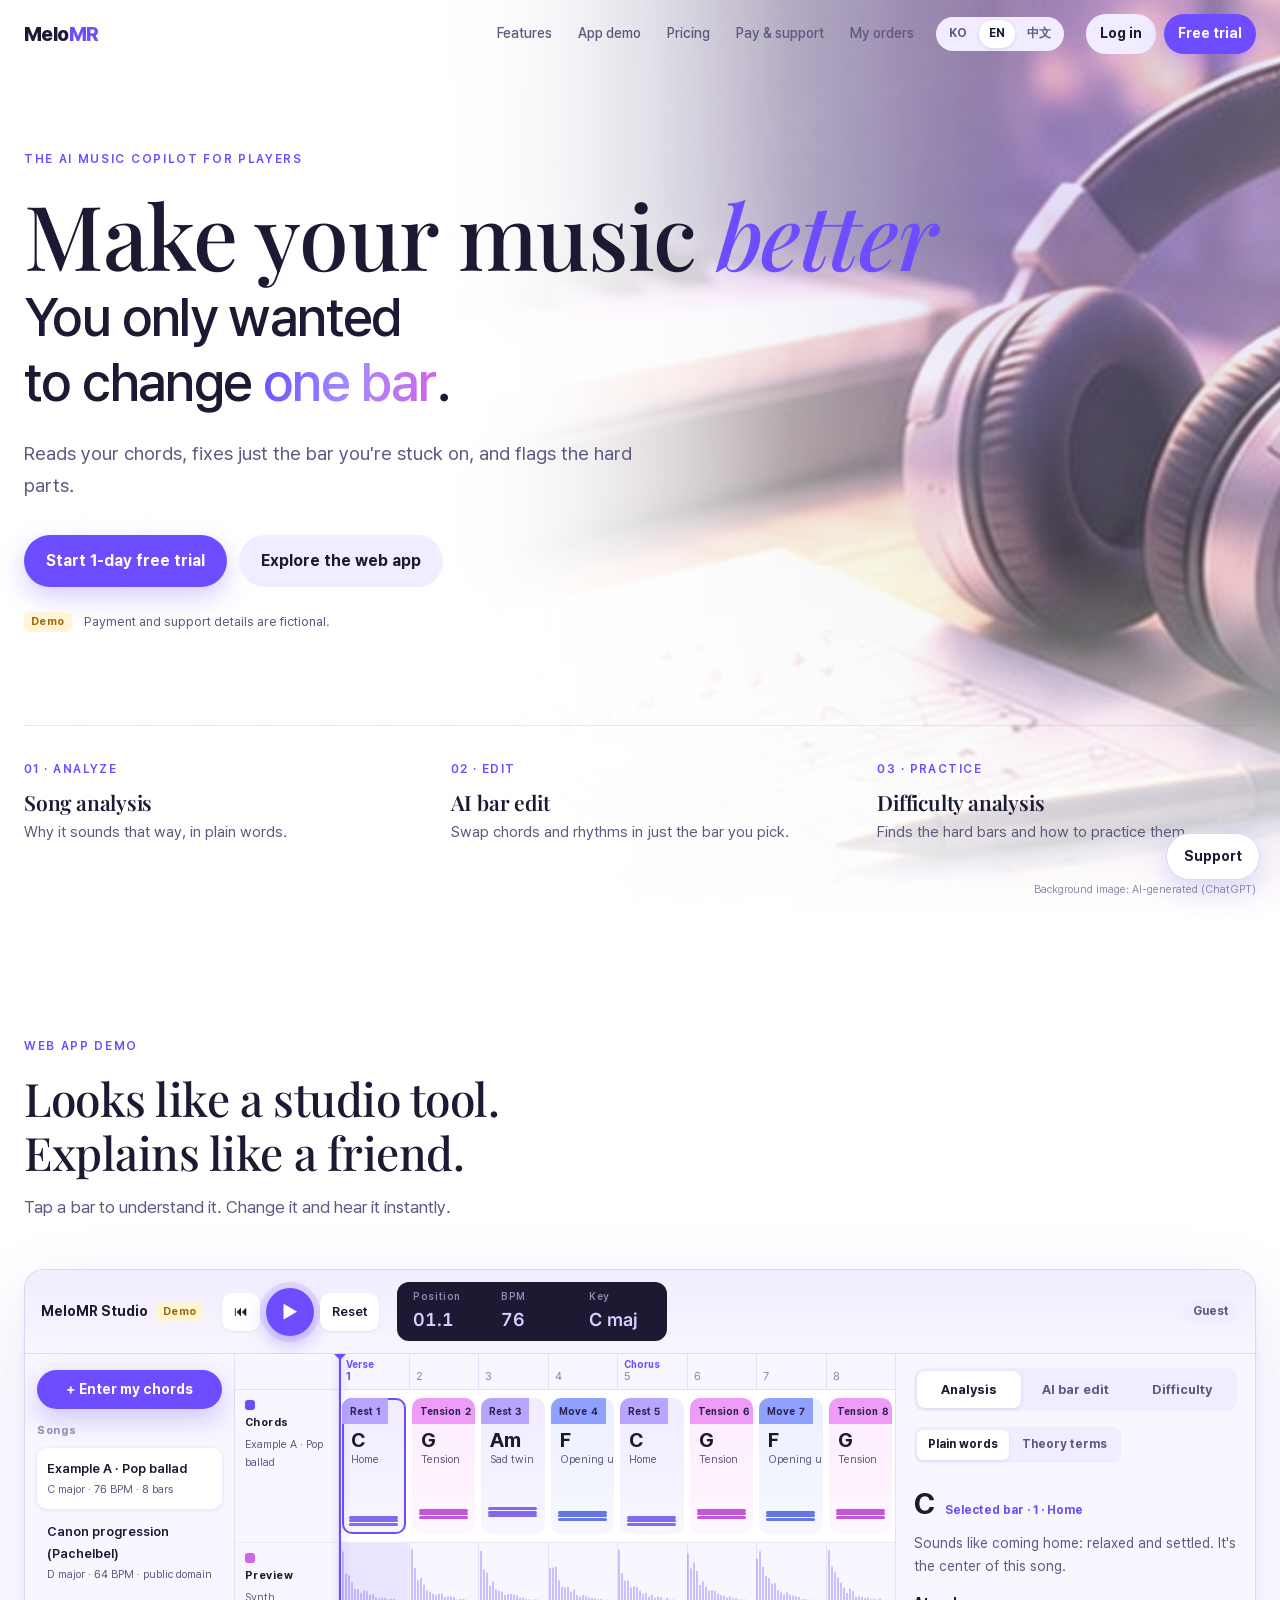
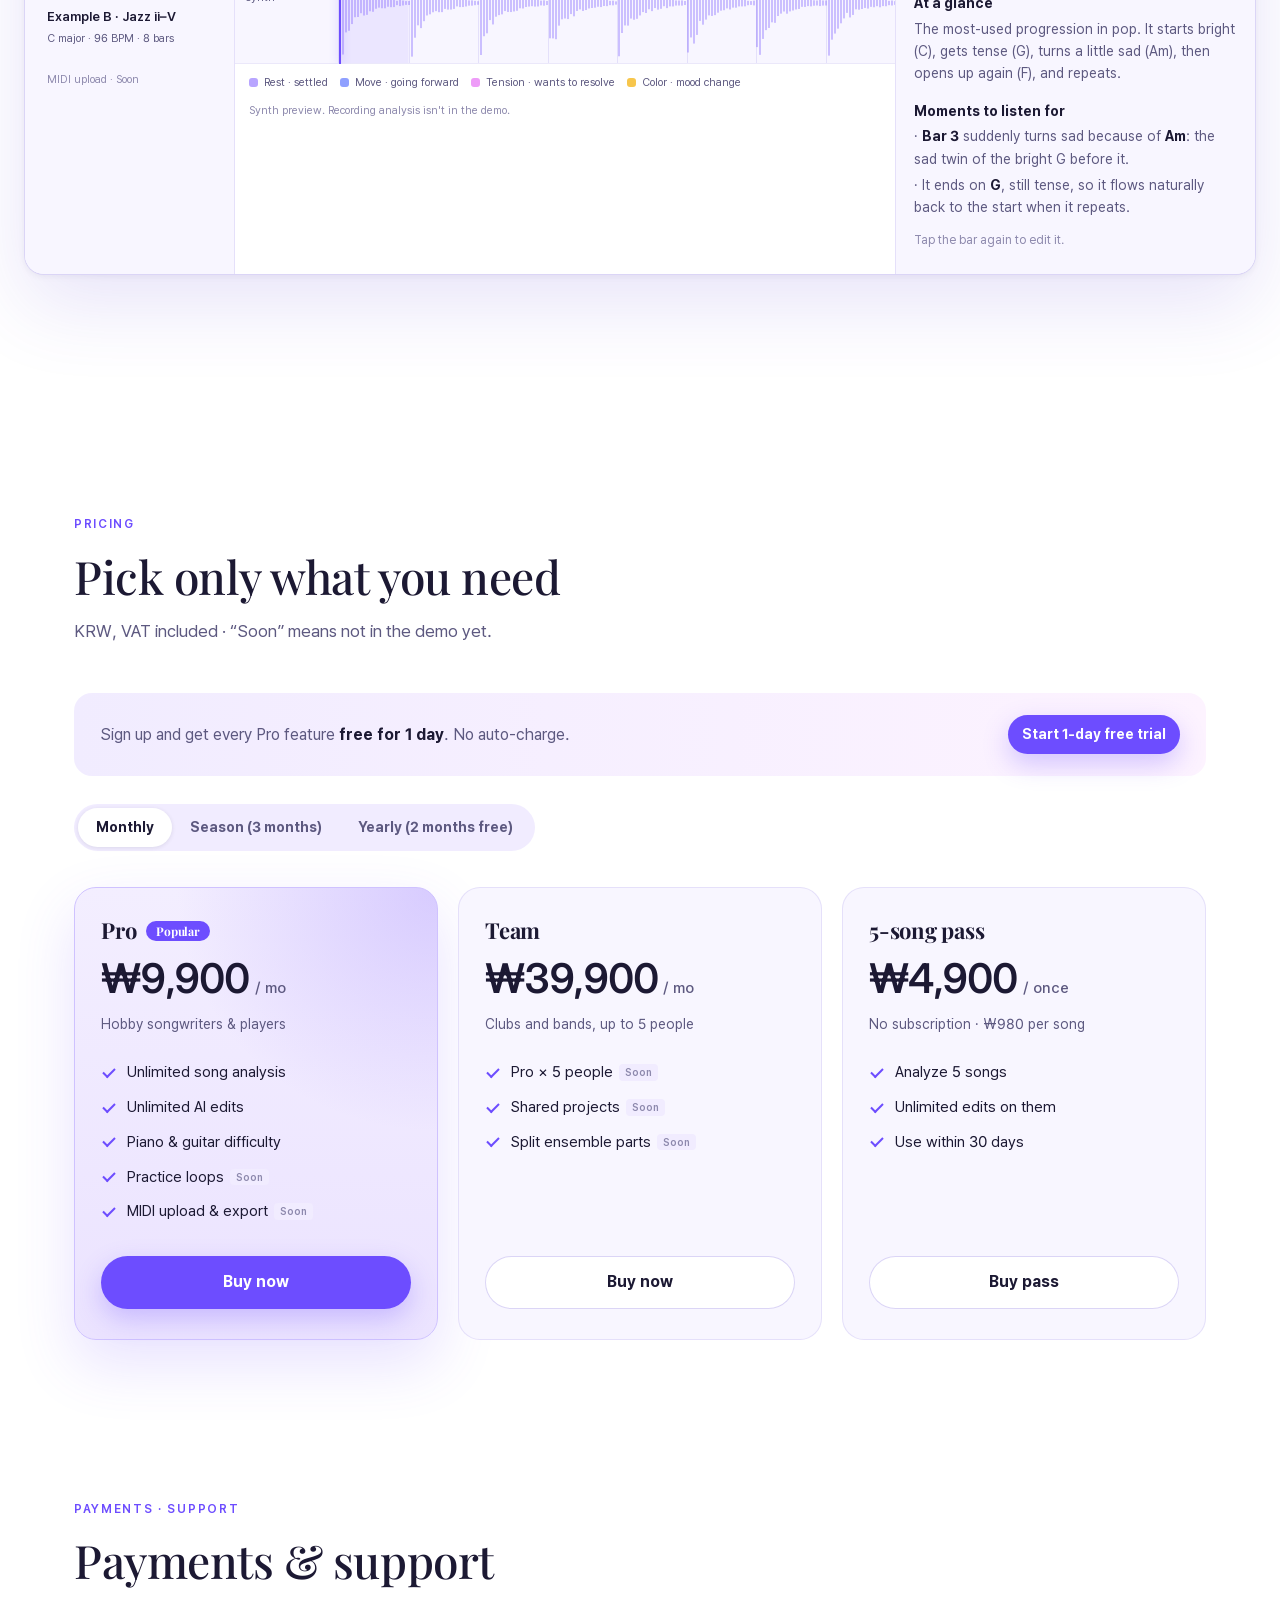
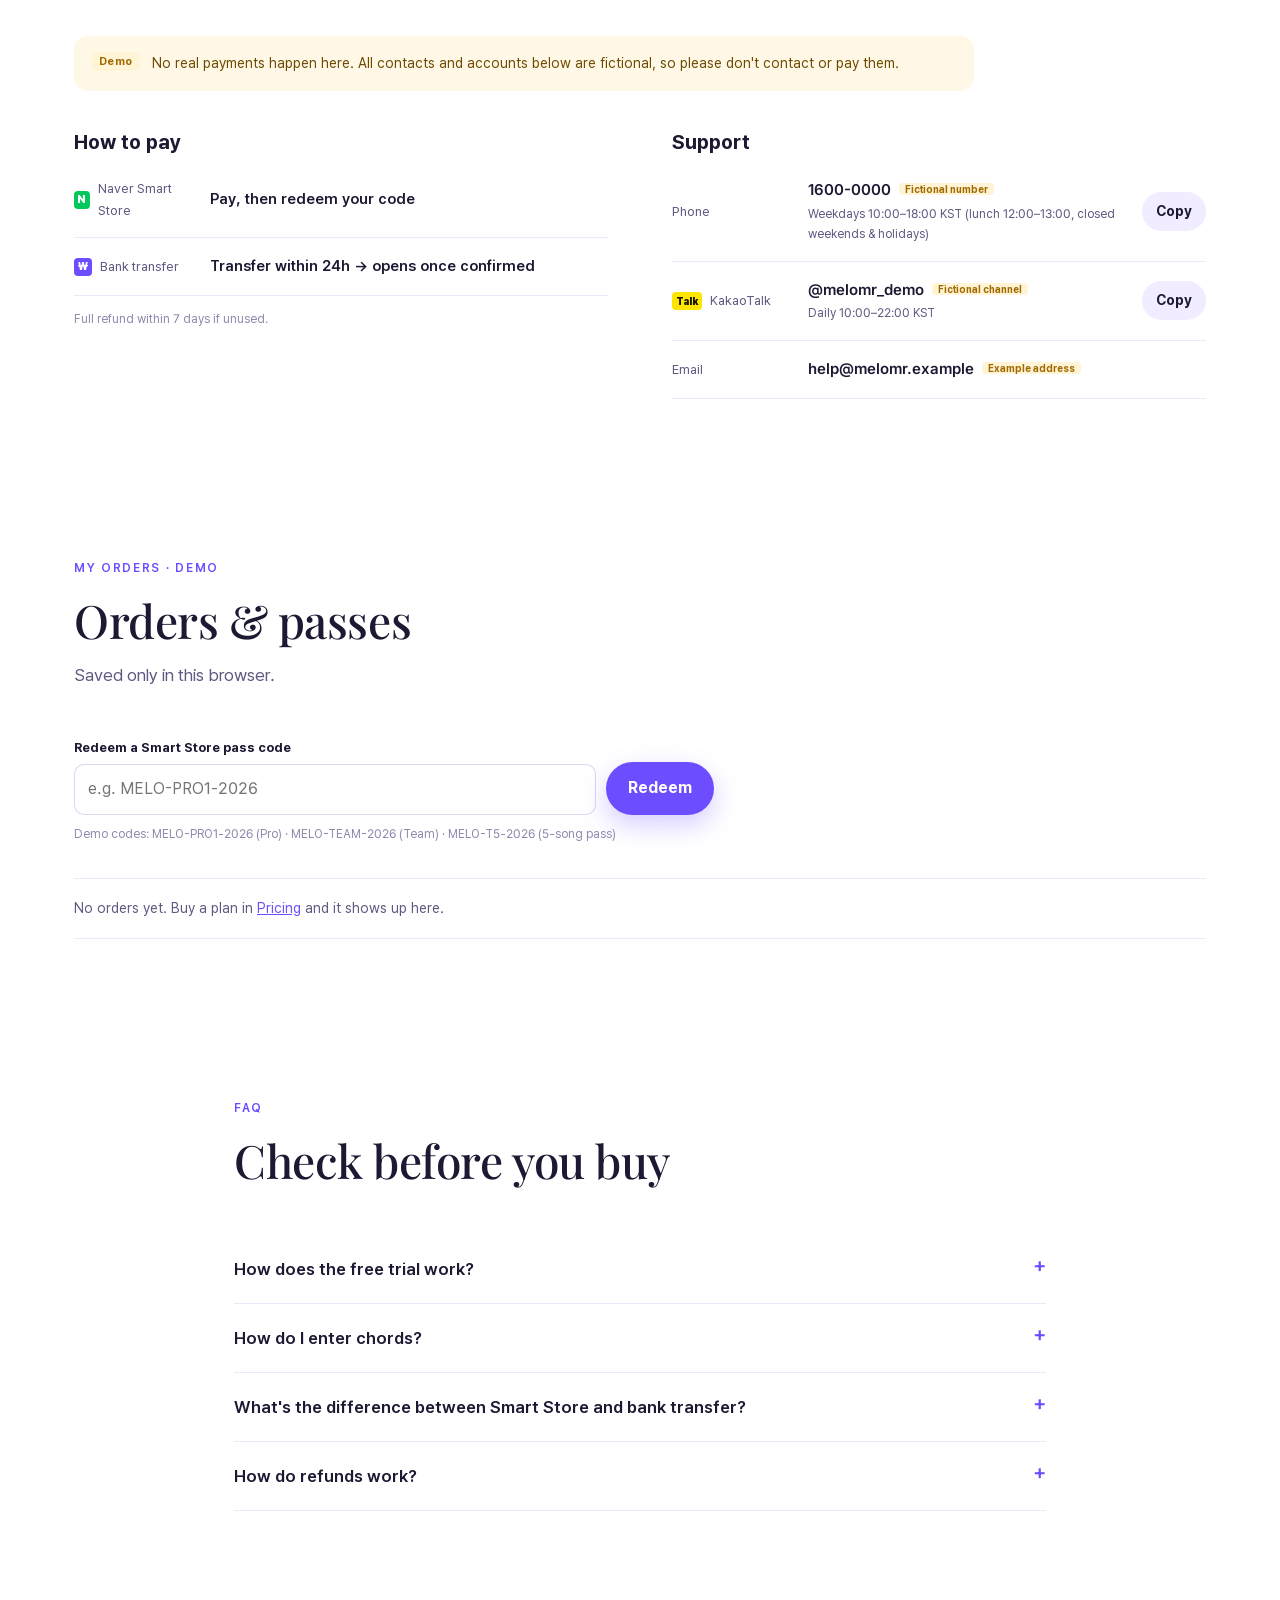
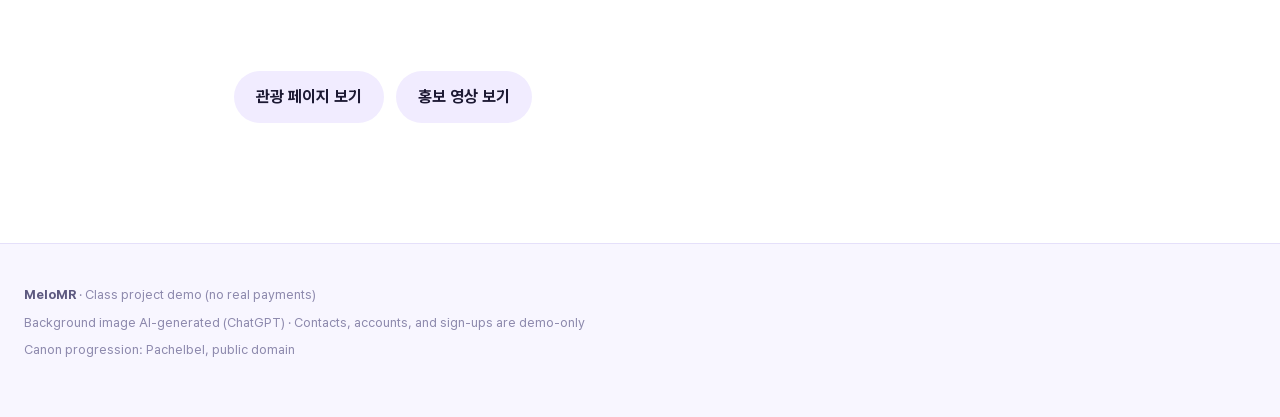
<file: index - 복사본.html>
<!DOCTYPE html>
<html lang="ko">
<head>
<meta charset="utf-8">
<meta name="viewport" content="width=device-width, initial-scale=1">
<title>멜로MR</title>
<link rel="preconnect" href="https://fonts.googleapis.com">
<link rel="preconnect" href="https://fonts.gstatic.com" crossorigin>
<link href="https://fonts.googleapis.com/css2?family=Playfair+Display:ital,wght@0,400..800;1,400..800&family=Inter:wght@400..700&family=Noto+Sans+SC:wght@400;500;600;700&display=swap" rel="stylesheet">
<link rel="preload" href="PretendardVariable.subset.woff2" as="font" type="font/woff2" crossorigin>
<link rel="preload" href="InterNum.woff2" as="font" type="font/woff2" crossorigin>
<style>
/* 글꼴: 한글·본문 Pretendard / 영어 제목 Playfair Display / 숫자·가격 Inter (모두 SIL OFL 1.1) */
@font-face{font-family:"Pretendard";src:url("PretendardVariable.subset.woff2") format("woff2-variations"),url("PretendardVariable.subset.woff2") format("woff2");font-weight:45 920;font-display:swap}
/* InterNum: 숫자와 가격 기호만 담은 Inter. 글꼴 목록 맨 앞에 두어 모든 숫자가 Inter로 보입니다 */
@font-face{font-family:"InterNum";src:url("InterNum.woff2") format("woff2-variations"),url("InterNum.woff2") format("woff2");font-weight:100 900;font-display:swap;unicode-range:U+0030-0039,U+002C,U+002E,U+0025,U+002B,U+002F,U+003A,U+0024,U+20A9,U+00D7,U+2013}
:root{
  /* 흰 바탕 + 파스텔 라벤더. 단일 라이트 테마(브랜드 세계관 고정). */
  /* 레이아웃: 스튜디오 히어로 → 기능 3열 → 라벤더 톤 작업실형 웹앱 → 요금제 → 결제·문의 → 주문(데모) → FAQ */
  --bg:#ffffff; --lav-50:#f8f6ff; --lav-100:#f1ecff; --lav-200:#e4dbff; --lav-300:#cfc2ff;
  --line:rgba(91,64,214,.12); --line-2:rgba(91,64,214,.22);
  --ink:#1c1933; --muted:#5d5980; --dim:#8d89ad;
  --violet:#6d4dff; --violet-2:#8467ff; --lav:#a48bff; --orchid:#d264e6; --amber:#d99a0b; --rose:#e5486d; --indigo:#6b7cf2;
  --f-T:#b8a5ff; --f-S:#8fa0ff; --f-D:#ee9cf8; --f-X:#f7c64c;
  --sans:"InterNum","Pretendard",-apple-system,BlinkMacSystemFont,system-ui,"Apple SD Gothic Neo","Malgun Gothic",sans-serif;
  --serif:"Playfair Display",Georgia,"Times New Roman",serif;
  --num:"Inter","InterNum","Pretendard",system-ui,sans-serif;
  --display:var(--sans); --body:var(--sans); --mono:var(--sans);
  color-scheme:light;
}
:root:lang(zh-CN){--sans:"InterNum","Pretendard","Noto Sans SC","PingFang SC","Microsoft YaHei",sans-serif}
*{box-sizing:border-box}
html,body{margin:0}
html{scroll-behavior:smooth}
body{background:var(--bg);color:var(--ink);font-family:var(--body);font-size:16px;line-height:1.65;-webkit-font-smoothing:antialiased}
img{max-width:100%;display:block}
a{color:var(--violet)}
h1,h2,h3,h4{font-family:var(--display);text-wrap:balance;margin:0;line-height:1.18}
:root:lang(en) h1,:root:lang(en) .sec-head h2,:root:lang(en) .hero-feats h3,:root:lang(en) .plan h3{font-family:var(--serif);letter-spacing:-.01em}
button,input,select,textarea{font:inherit;color:inherit}
:focus-visible{outline:2px solid var(--violet);outline-offset:2px}
.num{font-family:var(--num);font-variant-numeric:tabular-nums}
.wrap{max-width:1180px;margin:0 auto;padding:0 24px}
.wrap-wide{max-width:1360px;margin:0 auto;padding:0 24px}
.eyebrow{font-size:13px;font-weight:600;letter-spacing:.08em;color:var(--violet)}
:root:lang(en) .eyebrow{text-transform:uppercase;letter-spacing:.14em;font-size:12px}
.demo-tag{white-space:nowrap;flex:none;display:inline-flex;align-items:center;font-size:11px;font-weight:700;letter-spacing:.04em;color:#a06a00;background:#fff4d6;border-radius:5px;padding:1px 7px;line-height:1.55;vertical-align:middle}
.soon{display:inline-block;font-size:10px;font-weight:600;color:var(--dim);background:var(--lav-100);border-radius:4px;padding:0 6px;margin-left:6px;vertical-align:1px}

.btn{display:inline-flex;align-items:center;justify-content:center;gap:8px;border:0;border-radius:999px;padding:13px 22px;font-weight:700;cursor:pointer;text-decoration:none;transition:transform .15s,background .15s,box-shadow .15s;white-space:nowrap}
.btn:active{transform:translateY(1px)}
.btn-primary{background:var(--violet);color:#fff;box-shadow:0 10px 26px rgba(109,77,255,.28)}
.btn-primary:hover{background:var(--violet-2)}
.btn-ghost{background:var(--lav-100);color:var(--ink)}
.btn-ghost:hover{background:var(--lav-200)}
.btn-sm{padding:8px 14px;font-size:14px}
.btn[disabled]{opacity:.55;cursor:default}
.pill{display:inline-block;font-size:12px;font-weight:700;padding:3px 10px;border-radius:999px;background:var(--lav-100);color:var(--muted)}
.pill.pro{background:var(--violet);color:#fff}
.pill.wait{background:#fff4d6;color:#a06a00}
.pill.ok{background:var(--lav-200);color:#4b2fd6}

/* nav */
nav.top{position:fixed;top:0;left:0;right:0;z-index:40;transition:background .2s}
nav.top.solid{background:rgba(255,255,255,.86);backdrop-filter:blur(14px);border-bottom:1px solid var(--line)}
nav.top .wrap-wide{display:flex;align-items:center;gap:22px;height:68px}
.logo{font-weight:800;font-size:20px;letter-spacing:-.03em;color:var(--ink);text-decoration:none}
.logo span{color:var(--violet)}
.navlinks{display:flex;gap:26px;margin-left:auto}
.navlinks a{color:var(--muted);text-decoration:none;font-size:14px;font-weight:500}
.navlinks a:hover{color:var(--ink)}
.langsw{display:inline-flex;gap:2px;background:var(--lav-100);border-radius:999px;padding:3px}
.langsw button{background:none;border:0;border-radius:999px;padding:4px 10px;cursor:pointer;color:var(--muted);font-weight:700;font-size:12px}
.langsw button[aria-pressed="true"]{background:#fff;color:var(--ink);box-shadow:0 1px 4px rgba(28,25,51,.12)}
.auth{display:flex;align-items:center;gap:8px}
.auth .who{font-size:13px;color:var(--muted);max-width:10em;overflow:hidden;text-overflow:ellipsis;white-space:nowrap}
@media (max-width:900px){.navlinks a.hide-md{display:none}}
@media (max-width:640px){.navlinks{display:none}.langsw{margin-left:auto}.auth .who{display:none}.auth .btn-ghost{display:none}}

/* hero */
.hero{position:relative;overflow:hidden;padding:150px 0 72px;isolation:isolate;background:linear-gradient(180deg,var(--lav-50),#fff 85%)}
.hero-bg{position:absolute;top:0;right:0;bottom:0;width:66%;z-index:-2;-webkit-mask-image:linear-gradient(90deg,transparent 0%,#000 42%);mask-image:linear-gradient(90deg,transparent 0%,#000 42%)}
.hero-bg img{width:100%;height:100%;object-fit:cover;object-position:65% 40%;filter:brightness(1.18) saturate(.75) contrast(.92)}
.hero::before{content:"";position:absolute;inset:0;z-index:-1;background:
  linear-gradient(90deg,#fff 0%,rgba(255,255,255,.97) 38%,rgba(255,255,255,.55) 60%,rgba(255,255,255,.08) 82%,rgba(255,255,255,.18) 100%),
  linear-gradient(180deg,rgba(248,246,255,0) 60%,#fff 100%),
  radial-gradient(50% 60% at 85% 25%,rgba(164,139,255,.28),transparent 70%)}
.hero .en-title{font-family:var(--serif);font-size:clamp(44px,7vw,96px);font-weight:500;letter-spacing:-.015em;line-height:1.02;margin:18px 0 6px;color:var(--ink)}
.hero .en-title i{font-style:italic;color:var(--violet)}
.hero h1{font-size:clamp(28px,4.2vw,54px);font-weight:500;letter-spacing:-.035em;line-height:1.2;max-width:14em;color:var(--ink)}
:root:lang(en) .hero h1{font-family:var(--sans);letter-spacing:-.03em}
.hero h1 em{font-style:normal;background:linear-gradient(100deg,var(--violet) 0%,var(--lav) 50%,var(--orchid) 100%);-webkit-background-clip:text;background-clip:text;color:transparent}
.hero .lead{color:var(--muted);font-size:clamp(17px,1.5vw,19px);max-width:34em;margin:24px 0 34px}
.hero .ctas{display:flex;gap:12px;flex-wrap:wrap}
.hero-meta{margin-top:24px;display:flex;gap:12px;flex-wrap:wrap;font-size:13px;color:var(--muted);align-items:center}
.hero-feats{margin-top:92px;display:grid;grid-template-columns:repeat(3,1fr);gap:48px;border-top:1px solid var(--line);padding-top:34px}
.hero-feats .k{font-size:12px;font-weight:600;letter-spacing:.12em;color:var(--violet)}
.hero-feats h3{font-size:21px;font-weight:600;letter-spacing:-.02em;margin:10px 0 6px}
.hero-feats p{margin:0;color:var(--muted);font-size:15px;max-width:30em}
.img-credit{position:absolute;right:24px;bottom:18px;font-size:11px;color:var(--dim)}
@media (max-width:820px){.hero{padding:120px 0 56px}.hero-bg{width:100%;-webkit-mask-image:linear-gradient(180deg,#000 0%,#000 30%,transparent 62%);mask-image:linear-gradient(180deg,#000 0%,#000 30%,transparent 62%)}.hero-bg img{object-position:70% 20%}.hero::before{background:linear-gradient(180deg,rgba(255,255,255,.55) 0%,rgba(255,255,255,.82) 35%,#fff 62%)}.hero-feats{grid-template-columns:1fr;gap:26px;margin-top:60px}.img-credit{position:static;margin-top:26px;padding:0 24px}}

section{padding:120px 0}
.sec-head{display:flex;flex-direction:column;gap:14px;margin-bottom:48px;max-width:760px}
.sec-head h2{font-size:clamp(28px,3.8vw,46px);font-weight:500;letter-spacing:-.03em}
.sec-head p{color:var(--muted);margin:0;font-size:17px;max-width:40em}
@media (max-width:640px){section{padding:84px 0}.sec-head{margin-bottom:32px}}

/* ===== 작업실형 웹앱 ===== */
.daw{background:#fff;border:1px solid var(--line-2);border-radius:20px;overflow:hidden;box-shadow:0 30px 80px rgba(91,64,214,.14),0 2px 6px rgba(28,25,51,.05)}
.transport{display:flex;align-items:center;gap:18px;padding:12px 16px;background:linear-gradient(180deg,var(--lav-100),var(--lav-50));border-bottom:1px solid var(--line);flex-wrap:wrap}
.tp-brand{font-weight:700;font-size:14px;display:flex;align-items:center;gap:8px}
.tp-ctrl{display:flex;align-items:center;gap:6px}
.tp-btn{width:38px;height:38px;border-radius:10px;border:0;background:#fff;color:var(--ink);cursor:pointer;display:grid;place-items:center;font-size:14px;box-shadow:0 1px 3px rgba(28,25,51,.08)}
.tp-btn:hover{background:var(--lav-200)}
.tp-play{width:48px;height:48px;border-radius:50%;background:var(--violet);color:#fff;font-size:18px;box-shadow:0 0 0 6px rgba(109,77,255,.14),0 8px 20px rgba(109,77,255,.35)}
.tp-play:hover{background:var(--violet-2)}
.tp-play.on{background:var(--orchid);box-shadow:0 0 0 6px rgba(210,100,230,.16),0 8px 20px rgba(210,100,230,.35)}
.tp-text{height:38px;padding:0 12px;border-radius:10px;border:0;background:#fff;cursor:pointer;font-size:13px;font-weight:600;box-shadow:0 1px 3px rgba(28,25,51,.08)}
.tp-text:hover{background:var(--lav-200)}
.lcds{display:flex;gap:2px;background:#1c1933;border-radius:12px;padding:4px}
.lcd{display:flex;flex-direction:column;padding:2px 12px;min-width:86px}
.lcd span{font-size:10px;font-weight:600;letter-spacing:.08em;color:#8d89ad}
.lcd b{font-family:var(--num);font-variant-numeric:tabular-nums;font-size:18px;font-weight:600;color:#d9ceff;letter-spacing:.01em}
.tp-quota{margin-left:auto;display:flex;gap:12px;align-items:center;font-size:12px;color:var(--muted);flex-wrap:wrap}
.daw-grid{display:grid;grid-template-columns:210px minmax(0,1fr) 360px}
@media (max-width:1180px){.daw-grid{grid-template-columns:190px minmax(0,1fr)}.inspector{grid-column:1/-1;border-left:0!important;border-top:1px solid var(--line)}}
@media (max-width:760px){.daw-grid{grid-template-columns:minmax(0,1fr)}.tp-quota{margin-left:0}.browser{border-right:0!important;border-bottom:1px solid var(--line)}}
.browser{border-right:1px solid var(--line);padding:16px 12px;display:flex;flex-direction:column;gap:10px;background:var(--lav-50)}
.browser h3{font-size:11px;letter-spacing:.06em;color:var(--dim);font-weight:700;margin-top:6px}
.song{text-align:left;background:transparent;border:0;border-radius:10px;padding:10px;cursor:pointer;display:flex;flex-direction:column;gap:2px;width:100%}
.song:hover{background:var(--lav-100)}
.song.active{background:#fff;box-shadow:0 1px 4px rgba(91,64,214,.14)}
.song b{font-size:13px;font-weight:600}
.song small{color:var(--muted);font-size:11px}
.upload{margin-top:4px;font-size:11px;color:var(--dim);line-height:1.5;padding:0 10px}
@media (max-width:760px){#songList{flex-direction:row!important;overflow-x:auto;padding-bottom:4px}.song{min-width:180px}}
.arrange{min-width:0;padding:0 0 14px;background:#fff}
.arr-scroll{overflow-x:auto}
.arr-inner{min-width:620px;position:relative}
.ruler{display:grid;height:36px;border-bottom:1px solid var(--line);font-family:var(--num);font-size:11px;color:var(--dim);background:var(--lav-50)}
.ruler .spacer{border-right:1px solid var(--line)}
.ruler .rb{position:relative;border-left:1px solid var(--line);padding:4px 6px;display:flex;flex-direction:column;line-height:1.2;cursor:pointer}
.ruler .rb.sel{color:var(--violet);font-weight:700}
.ruler .rb .sec{font-family:var(--body);font-size:10px;color:var(--violet);font-weight:700;white-space:nowrap}
.track{display:grid;border-bottom:1px solid var(--line)}
.th{border-right:1px solid var(--line);padding:10px;font-size:11px;color:var(--muted);display:flex;flex-direction:column;gap:4px;background:var(--lav-50)}
.th b{font-size:11px;letter-spacing:.04em;color:var(--ink)}
.th i{display:block;width:10px;height:10px;border-radius:3px;background:var(--violet)}
.lane{position:relative;display:grid;padding:8px 0}
.clip{position:relative;margin:0 3px;height:136px;border-radius:10px;border:0;cursor:pointer;text-align:left;padding:0;overflow:hidden;display:flex;flex-direction:column;transition:transform .12s,box-shadow .12s}
.clip:hover{transform:translateY(-1px)}
.clip .cap{display:flex;justify-content:space-between;align-items:center;gap:4px;padding:5px 8px;font-size:10px;font-weight:700;color:#2a2450}
.clip .cap span:last-child{font-family:var(--num)}
.clip .ch{font-size:20px;font-weight:700;padding:5px 9px 0;color:var(--ink);line-height:1.1}
.clip .tg{font-size:11px;padding:0 9px;color:var(--muted);white-space:nowrap;overflow:hidden;text-overflow:ellipsis}
.clip .roll{position:absolute;left:7px;right:7px;bottom:8px;height:30px}
.clip .roll i{position:absolute;height:3px;border-radius:2px;opacity:.95}
.clip.sel{box-shadow:0 0 0 2px var(--violet) inset}
.clip.playing{box-shadow:0 0 0 2px var(--orchid) inset,0 6px 18px rgba(210,100,230,.3)}
.clip .dot{position:absolute;top:30px;right:8px;width:7px;height:7px;border-radius:50%;background:var(--orchid)}
.c-T{background:linear-gradient(180deg,#f1ecff,#f8f6ff)}.c-T .cap{background:var(--f-T)}
.c-S{background:linear-gradient(180deg,#eceffe,#f7f8ff)}.c-S .cap{background:var(--f-S)}
.c-D{background:linear-gradient(180deg,#fcecfe,#fef7ff)}.c-D .cap{background:var(--f-D)}
.c-X{background:linear-gradient(180deg,#fff5da,#fffbef)}.c-X .cap{background:var(--f-X)}
.wave-lane{height:120px;padding:0;background:var(--lav-50)}
#wave{width:100%;height:120px;display:block;cursor:pointer}
.playhead{position:absolute;top:0;bottom:0;width:2px;background:var(--violet);box-shadow:0 0 10px rgba(109,77,255,.45);pointer-events:none;z-index:3;transition:left .06s linear}
.playhead::before{content:"";position:absolute;top:0;left:-5px;border:6px solid transparent;border-top-color:var(--violet)}
.synth-note{font-size:11px;color:var(--dim);margin:10px 14px 0}
.legend{display:flex;gap:12px;flex-wrap:wrap;font-size:11px;color:var(--muted);margin:10px 14px 0}
.legend span{display:inline-flex;align-items:center;gap:6px}
.legend i{width:9px;height:9px;border-radius:3px;display:inline-block}
.inspector{border-left:1px solid var(--line);background:var(--lav-50);padding:14px 18px 20px;min-width:0}
.tabs{display:flex;gap:2px;background:var(--lav-100);border-radius:10px;padding:3px;margin-bottom:16px}
.tab{flex:1;background:none;border:0;border-radius:8px;padding:8px 6px;cursor:pointer;color:var(--muted);font-weight:700;font-size:13px;white-space:nowrap}
.tab[aria-selected="true"]{background:#fff;color:var(--ink);box-shadow:0 1px 4px rgba(28,25,51,.1)}
.seg{display:inline-flex;background:var(--lav-100);border-radius:8px;padding:3px;gap:2px}
.seg button{background:none;border:0;border-radius:6px;padding:5px 11px;cursor:pointer;color:var(--muted);font-weight:700;font-size:12px}
.seg button[aria-pressed="true"]{background:#fff;color:var(--ink);box-shadow:0 1px 3px rgba(28,25,51,.1)}
.insp h4{font-size:14px;font-weight:700;margin:18px 0 6px}
.insp p{margin:4px 0;color:var(--muted);font-size:14px;line-height:1.6}
.insp p b{color:var(--ink)}
.insp .hint{font-size:12px;color:var(--dim)}
.insp .sel-chord{display:flex;align-items:baseline;gap:10px;margin-top:16px}
.insp .sel-chord .big{font-size:30px;font-weight:700;color:var(--ink)}
.insp .sel-chord .lab{font-size:12px;color:var(--violet);font-weight:700}
.opts{display:flex;flex-direction:column;gap:4px}
.opt{background:transparent;border:0;border-radius:8px;padding:8px 10px;cursor:pointer;font-size:13px;text-align:left;display:flex;align-items:center;gap:10px;width:100%}
.opt:hover{background:#fff}
.opt.on{background:#fff;box-shadow:0 0 0 1.5px var(--violet) inset}
.opt b{min-width:56px;color:var(--ink)}
.opt span{color:var(--ink)}
.opt small{margin-left:auto;color:var(--dim);font-size:11px;white-space:nowrap}
.rgrid{display:grid;grid-template-columns:1fr 1fr;gap:4px}
.diff-chart{display:grid;gap:5px;align-items:end;height:150px;padding:8px 0 0;border-bottom:1px solid var(--line);margin-top:14px;background:repeating-linear-gradient(to top,transparent 0 29px,rgba(91,64,214,.07) 29px 30px)}
.dcol{display:flex;flex-direction:column;align-items:center;gap:4px;height:100%;justify-content:flex-end;cursor:pointer;background:none;border:0;padding:0}
.dval{font-family:var(--num);font-size:10px;color:var(--muted)}
.dbar{width:72%;border-radius:4px 4px 0 0;min-height:4px}
.dlabels{display:grid;gap:5px;padding:6px 0 0;font-family:var(--num);font-size:10px;color:var(--dim);text-align:center}
.lock{display:flex;flex-direction:column;gap:10px;align-items:flex-start;background:var(--lav-100);border-radius:12px;padding:14px;margin-top:14px;font-size:13px;color:var(--muted)}

/* pricing */
.trial-line{display:flex;align-items:center;justify-content:space-between;gap:16px;flex-wrap:wrap;padding:22px 26px;border-radius:18px;background:linear-gradient(90deg,var(--lav-100),#fdf3ff);margin-bottom:28px;font-size:16px;color:var(--muted)}
.trial-line b{color:var(--ink)}
.cycle{display:inline-flex;background:var(--lav-100);border-radius:999px;padding:4px;margin-bottom:36px}
.cycle button{background:none;border:0;border-radius:999px;padding:8px 18px;cursor:pointer;color:var(--muted);font-weight:700;font-size:14px}
.cycle button[aria-pressed="true"]{background:#fff;color:var(--ink);box-shadow:0 1px 4px rgba(28,25,51,.1)}
.plans-main{display:grid;grid-template-columns:repeat(3,minmax(0,1fr));gap:20px}
@media (max-width:1000px){.plans-main{grid-template-columns:repeat(2,minmax(0,1fr))}}
@media (max-width:620px){.plans-main{grid-template-columns:1fr}}
.plan{border-radius:22px;padding:30px 26px;display:flex;flex-direction:column;gap:14px;background:var(--lav-50);border:1px solid var(--line)}
.plan.best{background:radial-gradient(120% 90% at 100% 0%,rgba(164,139,255,.35),transparent 60%),linear-gradient(180deg,#f3eeff,#ebe3ff);border:1.5px solid var(--lav-300);box-shadow:0 24px 60px rgba(109,77,255,.16)}
.plan h3{font-size:22px;font-weight:700;display:flex;align-items:center;gap:10px}
.plan .price{font-family:var(--num);font-size:clamp(34px,3.2vw,44px);font-weight:600;letter-spacing:-.03em;font-variant-numeric:tabular-nums;line-height:1;display:flex;flex-wrap:wrap;align-items:baseline;column-gap:2px}
.plan .price small{font-family:var(--body);font-size:15px;font-weight:500;color:var(--muted);letter-spacing:0;margin-left:4px;white-space:nowrap}
.plan .sub{color:var(--muted);font-size:14px;margin:0}
.plan ul{list-style:none;margin:10px 0 18px;padding:0;display:flex;flex-direction:column;gap:10px;font-size:15px;flex:1}
.plan li{padding-left:26px;position:relative}
.plan li::before{content:"";position:absolute;left:2px;top:.5em;width:10px;height:5px;border-left:2px solid var(--violet);border-bottom:2px solid var(--violet);transform:rotate(-45deg)}
.plan li.no{color:var(--dim)}.plan li.no::before{border:0;border-top:2px solid var(--dim);transform:none;top:.8em;height:0}
.plan .btn{align-self:stretch}
.plan:not(.best) .btn-ghost{background:#fff;box-shadow:0 0 0 1px var(--line-2) inset}

/* help */
.notice{display:flex;gap:12px;align-items:flex-start;background:#fff8e6;color:#6e4a00;border-radius:14px;padding:16px 18px;font-size:14px;margin-bottom:40px;max-width:900px}
.help-grid{display:grid;grid-template-columns:1fr 1fr;gap:64px}
@media (max-width:820px){.help-grid{grid-template-columns:1fr;gap:40px}}
.help-grid h3{font-size:20px;font-weight:700;margin-bottom:8px}
.hrow{display:grid;grid-template-columns:120px 1fr auto;gap:16px;align-items:center;padding:16px 0;border-bottom:1px solid var(--line);font-size:15px}
.hrow .lb{color:var(--muted);font-size:13px;display:flex;align-items:center;gap:8px}
.hrow .vl{font-weight:600}
.hrow .vl small{display:block;color:var(--muted);font-weight:400;font-size:12px;margin-top:2px}
.hrow .mono{font-family:var(--num)}
.vtag{font-size:10px;font-weight:700;color:#a06a00;background:#fff4d6;border-radius:4px;padding:0 6px;margin-left:8px;vertical-align:2px}
.nmark{display:inline-grid;place-items:center;width:18px;height:18px;border-radius:4px;background:#03c75a;color:#fff;font-weight:900;font-size:11px}
.kmark{display:inline-grid;place-items:center;height:18px;padding:0 4px;border-radius:4px;background:#fee500;color:#191600;font-weight:900;font-size:10px}
.bmark{display:inline-grid;place-items:center;width:18px;height:18px;border-radius:4px;background:var(--violet);color:#fff;font-weight:900;font-size:11px}
@media (max-width:480px){.hrow{grid-template-columns:1fr auto}.hrow .lb{grid-column:1/-1}}

/* orders & faq */
.field{display:flex;flex-direction:column;gap:6px}
.field label{font-size:13px;font-weight:700}
.field input,.field select,.field textarea{background:#fff;border:1px solid var(--line-2);border-radius:10px;padding:11px 13px;color:var(--ink)}
.field textarea{font-size:16px;resize:vertical}
.field input:focus,.field select:focus,.field textarea:focus{border-color:var(--violet);outline:none;box-shadow:0 0 0 3px rgba(109,77,255,.14)}
.code-form{display:flex;gap:10px;align-items:flex-end;flex-wrap:wrap;margin-bottom:10px;max-width:640px}
.orders{display:flex;flex-direction:column}
.order{padding:14px 0;border-bottom:1px solid var(--line);display:flex;gap:16px;align-items:center;flex-wrap:wrap;font-size:14px}
.order .oid{font-family:var(--num);font-weight:600}
.order .sp{margin-left:auto;display:flex;gap:8px;align-items:center;flex-wrap:wrap}
.empty{color:var(--muted);font-size:14px;padding:18px 0;border-top:1px solid var(--line);border-bottom:1px solid var(--line)}
.err{font-size:13px;color:var(--rose);min-height:1em}
.hint{font-size:12px;color:var(--dim)}
details{border-bottom:1px solid var(--line);padding:20px 0}
summary{cursor:pointer;font-weight:600;font-size:17px;list-style:none;display:flex;justify-content:space-between;gap:16px}
summary::-webkit-details-marker{display:none}
summary::after{content:"+";color:var(--violet);font-size:20px;line-height:1}
details[open] summary::after{content:"–"}
details p{color:var(--muted);margin:10px 0 0;font-size:15px;max-width:52em}
footer{border-top:1px solid var(--line);padding:40px 0 56px;color:var(--dim);font-size:13px;background:var(--lav-50)}
footer .wrap-wide{display:flex;flex-direction:column;gap:6px}
footer b{color:var(--muted)}

/* modal */
.modal{position:fixed;inset:0;z-index:60;background:rgba(28,25,51,.32);backdrop-filter:blur(6px);display:none;align-items:flex-start;justify-content:center;padding:48px 16px;overflow-y:auto}
.modal.open{display:flex}
.sheet{background:#fff;border-radius:20px;width:100%;max-width:520px;box-shadow:0 40px 100px rgba(28,25,51,.25)}
.sheet header{display:flex;align-items:center;justify-content:space-between;gap:10px;padding:18px 22px;border-bottom:1px solid var(--line)}
.sheet header h3{font-size:18px;font-weight:700;display:flex;align-items:center;gap:10px}
.x{background:none;border:0;font-size:24px;line-height:1;cursor:pointer;color:var(--muted);padding:4px 8px}
.sheet .body{padding:20px 22px 24px;display:flex;flex-direction:column;gap:16px}
.demo-bar{display:flex;gap:8px;align-items:center;font-size:13px;color:#6e4a00;background:#fff8e6;border-radius:10px;padding:10px 12px}
.summary{background:var(--lav-50);border-radius:14px;padding:14px 16px;display:flex;flex-direction:column;gap:8px;font-size:14px}
.row{display:flex;justify-content:space-between;gap:10px;align-items:center}
.row .v{font-family:var(--num);font-variant-numeric:tabular-nums}
.row.total{border-top:1px solid var(--line);padding-top:10px;font-weight:700;font-size:18px}
.methods{display:grid;grid-template-columns:1fr 1fr;gap:8px}
.method{background:var(--lav-50);border:1.5px solid transparent;border-radius:14px;padding:13px;cursor:pointer;text-align:left;display:flex;flex-direction:column;gap:4px}
.method[aria-checked="true"]{border-color:var(--violet);background:#fff}
.method b{display:flex;align-items:center;gap:8px;font-size:15px}
.method small{color:var(--muted);font-size:12px}
.acct{background:var(--lav-50);border-radius:14px;padding:14px 16px;display:flex;flex-direction:column;gap:8px;font-size:14px}
.acct .num{font-size:17px;font-weight:600}
.check{display:flex;gap:8px;align-items:flex-start;font-size:13px;color:var(--muted)}
.done{display:flex;flex-direction:column;gap:12px}
.done .big{font-size:22px;font-weight:700}
.chips{display:flex;flex-wrap:wrap;gap:6px;min-height:4px}
.chip{font-size:13px;background:var(--lav-100);border-radius:6px;padding:2px 8px}
.chip.bad{background:#ffe7ee;color:var(--rose)}
.auth-tabs{display:flex;gap:2px;background:var(--lav-100);border-radius:10px;padding:3px}
.auth-tabs button{flex:1;background:none;border:0;border-radius:8px;padding:9px;cursor:pointer;color:var(--muted);font-weight:700;font-size:14px}
.auth-tabs button[aria-selected="true"]{background:#fff;color:var(--ink);box-shadow:0 1px 4px rgba(28,25,51,.1)}
.linkish{background:none;border:0;color:var(--violet);cursor:pointer;font-size:13px;padding:0;text-decoration:underline}
.fab{position:fixed;right:20px;bottom:20px;z-index:30;background:#fff;color:var(--ink);font-weight:700;font-size:14px;text-decoration:none;padding:12px 18px;border-radius:999px;box-shadow:0 10px 28px rgba(91,64,214,.2),0 0 0 1px var(--line-2) inset}
.fab:hover{background:var(--lav-100)}
.toast{position:fixed;left:50%;bottom:28px;transform:translateX(-50%);background:var(--ink);color:#fff;padding:11px 18px;border-radius:999px;font-weight:700;font-size:14px;z-index:70;opacity:0;pointer-events:none;transition:opacity .2s;max-width:calc(100% - 32px);text-align:center}
.toast.show{opacity:1}
@media (max-width:760px){.clip{height:116px}.wave-lane{height:96px}#wave{height:96px}.transport{gap:12px}.lcd{min-width:70px}.hero-feats h3{font-size:20px}}
@media (prefers-reduced-motion:reduce){*{transition:none!important;scroll-behavior:auto!important}}
</style>

</head>
<body>

<nav class="top" id="nav">
  <div class="wrap-wide">
    <a class="logo" href="#top" data-i18n="brand.logo">멜로<span>MR</span></a>
    <div class="navlinks">
      <a class="hide-md" href="#features" data-i18n="nav.features"></a>
      <a href="#app" data-i18n="nav.app"></a>
      <a href="#pricing" data-i18n="nav.pricing"></a>
      <a href="#help" data-i18n="nav.help"></a>
      <a class="hide-md" href="#orders" data-i18n="nav.orders"></a>
    </div>
    <div class="langsw" role="group" data-i18n-aria="nav.lang">
      <button type="button" data-lang="ko" lang="ko">KO</button>
      <button type="button" data-lang="en" lang="en">EN</button>
      <button type="button" data-lang="zh" lang="zh-CN">中文</button>
    </div>
    <div class="auth" id="authArea"></div>
  </div>
</nav>

<header class="hero" id="top">
  <div class="hero-bg"><img src="studio.jpg" alt="" data-i18n-alt="hero.alt"></div>
  <div class="wrap-wide">
    <div class="eyebrow" data-i18n="hero.eyebrow"></div>
    <p class="en-title" lang="en">Make your music <i>better</i></p>
    <h1 data-i18n="hero.title"></h1>
    <p class="lead" data-i18n="hero.lead"></p>
    <div class="ctas">
      <button class="btn btn-primary" type="button" data-trial data-i18n="trial.btn"></button>
      <a class="btn btn-ghost" href="#app" data-i18n="hero.cta"></a>
    </div>
    <div class="hero-meta"><span class="demo-tag" data-i18n="daw.demo"></span><span data-i18n="hero.demoNote"></span></div>

    <div class="hero-feats" id="features">
      <article><div class="k">01 · ANALYZE</div><h3 data-i18n="f1.h"></h3><p data-i18n="f1.p"></p></article>
      <article><div class="k">02 · EDIT</div><h3 data-i18n="f2.h"></h3><p data-i18n="f2.p"></p></article>
      <article><div class="k">03 · PRACTICE</div><h3 data-i18n="f3.h"></h3><p data-i18n="f3.p"></p></article>
    </div>
  </div>
  <div class="img-credit" data-i18n="hero.imgNote"></div>
</header>

<section id="app">
  <div class="wrap-wide">
    <div class="sec-head">
      <div class="eyebrow" data-i18n="app.eyebrow"></div>
      <h2 data-i18n="app.h2"></h2>
      <p data-i18n="app.p"></p>
    </div>

    <div class="daw" role="region" data-i18n-aria="app.title">
      <div class="transport">
        <div class="tp-brand"><span data-i18n="app.title"></span><span class="demo-tag" data-i18n="daw.demo"></span></div>
        <div class="tp-ctrl">
          <button class="tp-btn" type="button" id="toStart" data-i18n-aria="daw.toStart">⏮</button>
          <button class="tp-btn tp-play" type="button" id="playBtn" data-i18n-aria="btn.play">▶</button>
          <button class="tp-text" type="button" id="resetBtn" data-i18n="btn.reset"></button>
        </div>
        <div class="lcds">
          <div class="lcd"><span data-i18n="daw.pos"></span><b id="lcdPos">01.1</b></div>
          <div class="lcd"><span data-i18n="daw.tempo"></span><b id="lcdTempo">76</b></div>
          <div class="lcd"><span data-i18n="daw.key"></span><b id="lcdKey">C maj</b></div>
        </div>
        <div class="tp-quota">
          <span id="tpTickets"></span>
          <span id="appPlan" class="pill"></span>
        </div>
      </div>
      <div class="daw-grid">
        <aside class="browser">
          <button class="btn btn-primary btn-sm" type="button" id="addMine" data-i18n="app.addMine"></button>
          <h3 data-i18n="app.songList"></h3>
          <div id="songList" style="display:flex;flex-direction:column;gap:2px"></div>
          <div class="upload" data-i18n="app.upload"></div>
        </aside>
        <div class="arrange">
          <div class="arr-scroll">
            <div class="arr-inner" id="arrInner">
              <div class="ruler" id="ruler"></div>
              <div class="track" id="chordTrack">
                <div class="th"><i></i><b data-i18n="daw.tChords"></b><span id="songName"></span></div>
                <div class="lane" id="chordLane"></div>
              </div>
              <div class="track">
                <div class="th"><i style="background:var(--orchid)"></i><b data-i18n="daw.tWave"></b><span data-i18n="daw.synthShort"></span></div>
                <div class="lane wave-lane"><canvas id="wave" data-i18n-aria="daw.tWave"></canvas></div>
              </div>
              <div class="playhead" id="playhead"></div>
            </div>
          </div>
          <div class="legend" id="legend"></div>
          <p class="synth-note" data-i18n="daw.synth"></p>
        </div>
        <div class="inspector">
          <div class="tabs" role="tablist">
            <button class="tab" role="tab" aria-selected="true" data-tab="analyze" id="tab-analyze" data-i18n="tab.analyze"></button>
            <button class="tab" role="tab" aria-selected="false" data-tab="edit" id="tab-edit" data-i18n="tab.edit"></button>
            <button class="tab" role="tab" aria-selected="false" data-tab="diff" id="tab-diff" data-i18n="tab.diff"></button>
          </div>
          <div class="insp" id="panel"></div>
        </div>
      </div>
    </div>
  </div>
</section>

<section id="pricing">
  <div class="wrap">
    <div class="sec-head">
      <div class="eyebrow" data-i18n="pr.eyebrow"></div>
      <h2 data-i18n="pr.h2"></h2>
      <p data-i18n="pr.p"></p>
    </div>
    <div class="trial-line"><span data-i18n="trial.line"></span><button class="btn btn-primary btn-sm" type="button" data-trial data-i18n="trial.btn"></button></div>
    <div class="cycle" role="group" data-i18n-aria="pr.group">
      <button type="button" aria-pressed="true" data-cycle="month" data-i18n="cy.month"></button>
      <button type="button" aria-pressed="false" data-cycle="season" data-i18n="cy.season"></button>
      <button type="button" aria-pressed="false" data-cycle="year" data-i18n="cy.year"></button>
    </div>
    <div class="plans-main" id="plansMain"></div>
  </div>
</section>

<section id="help" style="padding-top:40px">
  <div class="wrap">
    <div class="sec-head">
      <div class="eyebrow" data-i18n="help.eyebrow"></div>
      <h2 data-i18n="help.h2"></h2>
    </div>
    <div class="notice"><span class="demo-tag" data-i18n="daw.demo"></span><span data-i18n="help.notice"></span></div>
    <div class="help-grid">
      <div>
        <h3 data-i18n="help.payH"></h3>
        <div class="hrow"><span class="lb"><span class="nmark">N</span><span data-i18n="pay.ssH"></span></span><span class="vl" data-i18n="help.ssD"></span><span></span></div>
        <div class="hrow"><span class="lb"><span class="bmark">₩</span><span data-i18n="pay.bankH"></span></span><span class="vl" data-i18n="help.bankD"></span><span></span></div>
        <p class="hint" style="margin-top:14px" data-i18n="help.refund"></p>
      </div>
      <div>
        <h3 data-i18n="help.supH"></h3>
        <div class="hrow"><span class="lb" data-i18n="help.phone"></span><span class="vl"><span class="mono" id="supPhone"></span><span class="vtag" data-i18n="sup.vPhone"></span><small data-i18n="sup.hours"></small></span><button class="btn btn-ghost btn-sm" type="button" id="supCopyPhone" data-i18n="help.copy"></button></div>
        <div class="hrow"><span class="lb"><span class="kmark" data-i18n="sup.kmark"></span><span data-i18n="help.kakao"></span></span><span class="vl"><span class="mono" id="supKakao"></span><span class="vtag" data-i18n="sup.vKakao"></span><small id="supKakaoHours"></small></span><button class="btn btn-ghost btn-sm" type="button" id="supCopyKakao" data-i18n="help.copy"></button></div>
        <div class="hrow"><span class="lb" data-i18n="help.email"></span><span class="vl"><span class="mono" id="supEmail"></span><span class="vtag" data-i18n="help.emailV"></span></span><span></span></div>
      </div>
    </div>
  </div>
</section>

<section id="orders" style="padding-top:40px">
  <div class="wrap">
    <div class="sec-head">
      <div class="eyebrow" data-i18n="ord.eyebrow"></div>
      <h2 data-i18n="ord.h2"></h2>
      <p data-i18n="ord.p"></p>
    </div>
    <form id="codeForm" class="code-form" novalidate>
      <div class="field" style="flex:1;min-width:220px">
        <label for="codeInput" data-i18n="ord.codeL"></label>
        <input id="codeInput" data-i18n-ph="ord.codePh" autocomplete="off">
      </div>
      <button class="btn btn-primary" type="submit" data-i18n="ord.codeBtn"></button>
    </form>
    <p class="hint" style="margin:0 0 6px" data-i18n="co.demo"></p>
    <div class="err" id="codeErr" style="margin:0 0 14px"></div>
    <div class="orders" id="orderList"></div>
  </div>
</section>

<section id="faq" style="padding-top:40px">
  <div class="wrap" style="max-width:860px">
    <div class="sec-head">
      <div class="eyebrow" data-i18n="faq.eyebrow"></div>
      <h2 data-i18n="faq.h2"></h2>
    </div>
    <details><summary data-i18n="q1"></summary><p data-i18n="a1"></p></details>
    <details><summary data-i18n="q2"></summary><p data-i18n="a2"></p></details>
    <details><summary data-i18n="q3"></summary><p data-i18n="a3"></p></details>
    <details><summary data-i18n="q4"></summary><p data-i18n="a4"></p></details>
  </div>
</section>

<!-- 바로가기 버튼: 관광 페이지와 홍보 영상 -->
<section style="padding-top:40px">
  <div class="wrap" style="max-width:860px; display:flex; flex-wrap:wrap; gap:12px">
    <a class="btn btn-ghost" href="tour.html">관광 페이지 보기</a>
    <a class="btn btn-ghost" href="promo.html">홍보 영상 보기</a>
  </div>
</section>

<a class="fab" href="#help" data-i18n="fab" data-i18n-aria="fab.aria"></a>

<footer>
  <div class="wrap-wide">
    <div data-i18n="foot.1"></div>
    <div data-i18n="foot.2"></div>
    <div data-i18n="foot.3"></div>
  </div>
</footer>

<!-- 결제창 -->
<div class="modal" id="checkout" role="dialog" aria-modal="true" aria-labelledby="coTitle">
  <div class="sheet">
    <header><h3 id="coTitle"><span data-i18n="co.title"></span><span class="demo-tag" data-i18n="daw.demo"></span></h3><button class="x" type="button" data-close data-i18n-aria="co.close">×</button></header>
    <div class="body" id="coBody"></div>
  </div>
</div>
<!-- 업그레이드 안내 -->
<div class="modal" id="upsell" role="dialog" aria-modal="true" aria-labelledby="upTitle">
  <div class="sheet">
    <header><h3 id="upTitle" data-i18n="up.h"></h3><button class="x" type="button" data-close data-i18n-aria="co.close">×</button></header>
    <div class="body">
      <p id="upMsg" style="margin:0;color:var(--muted)"></p>
      <div style="display:flex;gap:8px;flex-wrap:wrap">
        <button class="btn btn-primary" type="button" id="upGo"></button>
        <button class="btn btn-ghost" type="button" id="upTicket"></button>
      </div>
    </div>
  </div>
</div>
<!-- 내 곡 입력 -->
<div class="modal" id="custom" role="dialog" aria-modal="true" aria-labelledby="myTitleH">
  <div class="sheet">
    <header><h3 id="myTitleH" data-i18n="my.h"></h3><button class="x" type="button" data-close data-i18n-aria="co.close">×</button></header>
    <form class="body" id="customForm" novalidate>
      <div class="field"><label for="myTitle" data-i18n="my.titleL"></label><input id="myTitle" data-i18n-ph="my.titlePh" autocomplete="off"></div>
      <div class="field"><label for="myChords" data-i18n="my.chordsL"></label>
        <textarea id="myChords" rows="2" placeholder="C G Am F C G F G" autocomplete="off" spellcheck="false"></textarea>
        <span class="hint" data-i18n="my.chordsHint"></span></div>
      <div id="myPreview" class="chips" aria-live="polite"></div>
      <div style="display:grid;grid-template-columns:1fr 1fr;gap:10px">
        <div class="field"><label for="myKey" data-i18n="my.keyL"></label><select id="myKey"></select>
          <span class="hint" id="myKeyHint"></span></div>
        <div class="field"><label for="myBpm" data-i18n="my.bpmL"></label><input id="myBpm" type="number" inputmode="numeric" min="40" max="200" value="80"></div>
      </div>
      <div class="err" id="myErr"></div>
      <button class="btn btn-primary" type="submit" data-i18n="my.submit"></button>
      <p class="hint" style="margin:0" data-i18n="my.quota"></p>
    </form>
  </div>
</div>
<!-- 로그인 · 회원가입 (데모) -->
<div class="modal" id="auth" role="dialog" aria-modal="true" aria-labelledby="authTitle">
  <div class="sheet">
    <header><h3 id="authTitle"><span id="authTitleText"></span><span class="demo-tag" data-i18n="daw.demo"></span></h3><button class="x" type="button" data-close data-i18n-aria="co.close">×</button></header>
    <div class="body">
      <div class="auth-tabs" role="tablist">
        <button type="button" role="tab" data-auth="signup" data-i18n="auth.signup"></button>
        <button type="button" role="tab" data-auth="login" data-i18n="auth.login"></button>
      </div>
      <div class="demo-bar"><span class="demo-tag" data-i18n="daw.demo"></span><span data-i18n="auth.demo"></span></div>
      <form id="authForm" novalidate style="display:flex;flex-direction:column;gap:12px">
        <div class="field" id="fName"><label for="auName" data-i18n="auth.name"></label><input id="auName" autocomplete="name"></div>
        <div class="field"><label for="auEmail" data-i18n="auth.email"></label><input id="auEmail" type="email" autocomplete="email" placeholder="name@example.com"></div>
        <div class="field"><label for="auPw" data-i18n="auth.pw"></label><input id="auPw" type="password" autocomplete="new-password" data-i18n-ph="auth.pwHint"></div>
        <label class="check" id="fAgree"><input type="checkbox" id="auAgree"> <span data-i18n="auth.agree"></span></label>
        <div class="err" id="auErr"></div>
        <button class="btn btn-primary" type="submit" id="auSubmit"></button>
        <p class="hint" style="margin:0;text-align:center"><button type="button" class="linkish" id="auSwitch"></button></p>
      </form>
    </div>
  </div>
</div>
<div class="toast" id="toast" role="status" aria-live="polite"></div>

<script>
/* ===== 다국어 문구: [한국어, English, 中文] ===== */
const LANGS = ["ko","en","zh"];
const HTML_LANG = {ko:"ko", en:"en", zh:"zh-CN"};
const L = {
  "doc.title":["멜로MR 스토어","MeloMR Store","MeloMR 商店"],
  "brand":["멜로MR","MeloMR","MeloMR"],
  "brand.logo":["멜로<span>MR</span>","Melo<span>MR</span>","Melo<span>MR</span>"],
  "nav.app":["앱 체험","Try the app","体验应用"],
  "nav.features":["기능","Features","功能"],
  "nav.pricing":["요금제","Pricing","价格"],
  "nav.orders":["내 주문","My orders","我的订单"],
  "nav.support":["고객센터","Support","客服中心"],
  "nav.lang":["언어","Language","语言"],
  "plan.free":["무료","Free","免费"],
  "plan.pro":["프로","Pro","专业版"],
  "plan.team":["팀","Team","团队版"],
  "plan.ticket10":["10곡 이용권","10-song pass","10 首曲目券"],

  "hero.eyebrow":["AI 음악 분석 · 부분 수정 · 연주 준비","AI music analysis · Bar-by-bar edits · Practice prep","AI 音乐分析 · 局部修改 · 演奏准备"],
  "hero.title":["분석하고, 수정하고,<br><em>연주까지 준비하자</em>","Analyze it, edit it,<br><em>get ready to play</em>","分析、修改，<br><em>一路准备到演奏</em>"],
  "hero.lead":["음악을 만드는 AI에서, 음악을 이해하고 표현하도록 돕는 AI. 곡의 코드 진행을 읽고, 막히는 마디만 골라 고치고, 어려운 구간을 미리 연습하세요.",
               "From AI that makes music for you to AI that helps you understand and express your own. Read your song's chord progression, fix only the bars where you're stuck, and practice the hard parts before you play.",
               "从替你作曲的 AI，到帮你理解和表达音乐的 AI。读懂歌曲的和弦进行，只修改卡住的小节，提前练好难点。"],
  "hero.cta":["무료로 바로 써보기","Try it free now","立即免费试用"],
  "hero.cta2":["요금제 보기","See pricing","查看价格"],
  "hero.alt":["멜로MR 광고 포스터: 분석하고, 수정하고, 연주까지 준비하자 (AI 생성 이미지)","MeloMR ad poster: Analyze, edit, get ready to play (AI-generated image)","MeloMR 广告海报：分析、修改、准备演奏（AI 生成图片）"],

  "app.eyebrow":["01 · 웹앱","01 · Web app","01 · 网页应用"],
  "app.h2":["설치 없이 여기서 바로 써보세요","Use it right here, no install","无需安装，在这里直接使用"],
  "app.p":["내 곡의 코드를 적으면 어디서 분위기가 바뀌는지 쉬운 말로 알려 줘요. 마디를 골라 코드와 리듬을 바꾸고 ▶ 재생으로 들어 보세요. 무료로 매달 내 곡 1곡, 수정은 하루 5회까지 써요.",
           "Enter your song's chords and we'll tell you, in plain words, where the mood shifts. Pick a bar to change its chord or rhythm, then press ▶ Play to hear it. Free: 1 of your own songs per month and 5 edits per day.",
           "输入你的歌曲和弦，我们会用通俗的话告诉你情绪在哪里转变。选中小节修改和弦或节奏，按 ▶ 播放 试听。免费版每月可分析 1 首自己的歌，每天可修改 5 次。"],
  "app.title":["멜로MR 웹앱","MeloMR web app","MeloMR 网页应用"],
  "app.qMine":["내 곡","My songs","我的歌曲"],
  "app.qEdit":["수정","Edits","修改"],
  "app.unlimited":["무제한","Unlimited","无限"],
  "app.ticketPlus":[" +이용권 {n}"," +{n} pass"," +券 {n}"],
  "app.addMine":["+ 내 곡 코드 입력","+ Enter my chords","+ 输入我的和弦"],
  "app.songList":["곡 목록","Songs","曲目"],
  "app.upload":["MIDI·MusicXML 파일<br>업로드는 프로 전용","MIDI · MusicXML file<br>upload is Pro only","MIDI · MusicXML 文件<br>上传仅限专业版"],
  "tab.analyze":["원곡 분석","Analysis","原曲分析"],
  "tab.edit":["AI 부분 수정","AI bar edit","AI 局部修改"],
  "tab.diff":["연주 난이도","Difficulty","演奏难度"],
  "btn.play":["▶ 재생","▶ Play","▶ 播放"],
  "btn.stop":["■ 정지","■ Stop","■ 停止"],
  "btn.reset":["원래대로","Reset","还原"],
  "meta":["{k} major{a} · {bpm} BPM · {n}마디","{k} major{a} · {bpm} BPM · {n} bars","{k} 大调{a} · {bpm} BPM · {n} 小节"],
  "meta.auto":[" (자동 감지)"," (auto-detected)","（自动识别）"],
  "ex.easy":["쉬운 말","Plain words","通俗说明"],
  "ex.term":["이론 용어","Theory terms","乐理术语"],
  "ex.group":["설명 방식","Explanation style","说明方式"],

  "fn.T":["안정","Rest","稳定"], "fn.S":["이동","Move","推进"], "fn.D":["긴장","Tension","紧张"], "fn.X":["색다름","Color","变色"],
  "fnTerm.X":["색채","Color","色彩"],
  "lg.T":["안정 · 편안함","Rest · settled","稳定 · 安心"],
  "lg.S":["이동 · 앞으로 나아감","Move · going forward","推进 · 向前走"],
  "lg.D":["긴장 · 돌아가고 싶음","Tension · wants to resolve","紧张 · 想回家"],
  "lg.X":["색다름 · 분위기 전환","Color · mood change","变色 · 情绪转换"],
  "lgt.T":["T 토닉","T Tonic","T 主功能"],
  "lgt.S":["S 서브도미넌트","S Subdominant","S 下属功能"],
  "lgt.D":["D 도미넌트","D Dominant","D 属功能"],
  "lgt.X":["색채 · 조 바깥 화음","Color · non-diatonic","色彩 · 调外和弦"],
  "easy.glance":["한눈에 보기","At a glance","一眼看懂"],
  "easy.moments":["귀 기울여 들을 순간","Moments to listen for","值得细听的瞬间"],
  "easy.whatIs":["{n}마디 {c}는 어떤 코드?","What does bar {n} ({c}) do?","第 {n} 小节的 {c} 是什么和弦？"],
  "easy.hint":["마디를 누르면 그 코드 설명이 나와요. 두 번 누르면 수정 화면으로 가요.","Tap a bar to see what its chord does. Tap it again to edit it.","点击小节查看和弦说明，再点一次进入修改。"],
  "term.title":["AI 해석","AI reading","AI 解读"],
  "term.summary":["진행 요약","Progression","进行概要"],

  "e0.tag":["중심","Home","中心"], "e0.line":["집에 돌아온 듯 편안한 소리예요. 이 곡의 중심이에요.","Sounds like coming home: relaxed and settled. It's the center of this song.","像回到家一样安心，是这首歌的中心。"],
  "e2.tag":["부드러운 이동","Gentle move","柔和推进"], "e2.line":["앞으로 부드럽게 나아가는 코드예요. 보통 긴장되는 코드 앞에 와요.","Moves forward softly. It usually comes right before a tense chord.","柔和地向前推进，通常出现在紧张和弦之前。"],
  "e4.tag":["몽환","Dreamy","朦胧"], "e4.line":["밝음과 슬픔 사이에 있는 애매하고 몽환적인 색이에요.","Somewhere between bright and sad: a hazy, dreamy color.","介于明亮与忧伤之间，朦胧梦幻的色彩。"],
  "e5.tag":["펼쳐짐","Opening up","展开"], "e5.line":["밝게 펼쳐지며 앞으로 나아가는 느낌이에요.","Opens up brightly and pushes the song forward.","明亮地展开，推动歌曲向前。"],
  "e7.tag":["긴장","Tension","紧张"], "e7.line":["‘곧 돌아간다’는 긴장감이에요. 다음에 중심 코드가 오면 시원하게 풀려요.","A “we're about to go home” tension. It releases when the home chord comes next.","一种“马上要回家”的紧张感，接到中心和弦时就会舒展开。"],
  "e9.tag":["슬픈 버전","Sad twin","忧伤版"], "e9.line":["중심 코드와 재료가 거의 같은데 슬픈 버전이에요. 분위기가 살짝 가라앉아요.","Almost the same notes as the home chord, but the sad version. The mood dips a little.","和中心和弦几乎是同样的音，却是忧伤版本，情绪会稍稍下沉。"],
  "e11.tag":["불안","Unstable","不安"], "e11.line":["불안하게 떠 있는 소리라 금방 다른 코드로 넘어가요.","Floats uneasily, so it quickly moves on to another chord.","悬浮不安，很快就会转到别的和弦。"],
  "esec.tag":["끌어당김","Pull","牵引"],
  "esec.line":["다음에 올 {t}(으)로 강하게 끌어당기는 자석 같은 코드예요. 원래 조에 없는 음이 섞여 순간 반짝 튀어요.","A magnet that pulls hard toward {t}, the chord it wants next. It borrows a note from outside the key, so it sparkles for a moment.","像磁铁一样把音乐强力拉向 {t}。它借用了调外的音，所以会瞬间闪亮。"],
  "esec.hit":[" 실제로 다음 마디가 {c}라서 시원하게 풀려요."," And the next bar really is {c}, so it resolves nicely.","下一小节正好是 {c}，所以解决得很痛快。"],
  "ebor.tag":["분위기 전환","Mood shift","情绪转换"],
  "ebor.line":["다른 조에서 빌려 온 코드라 분위기가 갑자기 바뀌어요. 영화에서 장면이 전환되는 느낌이에요.","Borrowed from another key, so the mood changes suddenly, like a scene change in a film.","从别的调借来的和弦，情绪会突然改变，就像电影换场。"],
  "m.x":["<b>{n}마디 {c}</b>에서 분위기가 확 바뀌어요. 원래 조에 없는 음이 들어가서 귀에 걸리는 순간이에요.","<b>Bar {n} ({c})</b> suddenly changes the mood. A note from outside the key catches your ear here.","<b>第 {n} 小节 {c}</b> 让情绪一下子改变，调外的音在这里抓住耳朵。"],
  "m.sad":["<b>{n}마디</b>에서 갑자기 슬퍼지는 이유는 <b>{c}</b> 때문이에요. 밝은 {p} 다음에 같은 재료의 슬픈 버전이 와요.","<b>Bar {n}</b> suddenly turns sad because of <b>{c}</b>: the sad twin of the bright {p} before it.","<b>第 {n} 小节</b> 突然变得忧伤，是因为 <b>{c}</b>：它是前面明亮的 {p} 的忧伤版本。"],
  "m.res":["<b>{a}→{b}마디</b>에서 {p}의 긴장이 {c}로 풀리며 ‘해결’돼요. 듣는 사람이 가장 시원하게 느끼는 지점이에요.","<b>Bars {a}→{b}</b>: the tension of {p} releases into {c}. This is where listeners feel the most relief.","<b>第 {a}→{b} 小节</b>：{p} 的紧张在 {c} 中得到解决，这是听众感觉最舒畅的地方。"],
  "m.endV":["마지막 <b>{c}</b>에서 긴장한 채로 끝나서, 처음으로 돌아가 반복할 때 자연스럽게 이어져요.","It ends on <b>{c}</b>, still tense, so it flows naturally back to the start when it repeats.","结尾停在 <b>{c}</b> 的紧张上，重复时会自然地接回开头。"],
  "m.endI":["마지막에 중심 코드 <b>{c}</b>로 돌아와 깔끔하게 마무리돼요.","It returns to the home chord <b>{c}</b> at the end for a clean finish.","最后回到中心和弦 <b>{c}</b>，干净利落地收尾。"],
  "n.v7":["딸림7화음: 으뜸화음으로 강하게 돌아가려는 소리","Dominant 7th: pulls strongly back to the tonic","属七和弦：强烈倾向回到主和弦"],
  "n.sec":["{t} 화음으로 가기 위해 잠시 빌려온 딸림화음(세컨더리 도미넌트)","Secondary dominant borrowed to lead into {t}","为进入 {t} 而借用的副属和弦"],
  "n.bor":["조 바깥 화음(차용화음): 색다른 분위기를 만듭니다","Non-diatonic (borrowed) chord: adds a different color","调外和弦（借用和弦）：带来不同的色彩"],
  "n.modal":["같은 이름의 단조에서 빌려온 화음(모달 인터체인지)","Borrowed from the parallel minor (modal interchange)","借自同主音小调的和弦（调式互换）"],

  "edit.chordH":["{n}마디 코드 바꾸기","Change bar {n}'s chord","更换第 {n} 小节和弦"],
  "edit.now":["지금 {c}","Now {c}","当前 {c}"],
  "edit.rhythmH":["{n}마디 리듬","Bar {n} rhythm","第 {n} 小节节奏"],
  "edit.hint":["마디를 눌러 고칠 마디를 바꿔요. 바꾼 뒤 ▶ 재생으로 들어 보세요.","Tap a bar to choose which one to edit. Press ▶ Play to hear the change.","点击小节选择要修改的位置，改完按 ▶ 播放 试听。"],
  "edit.edited":["수정됨","Edited","已修改"],
  "t.changed":["{n}마디를 {c}로 바꿨어요","Bar {n} changed to {c}","第 {n} 小节已改为 {c}"],
  "t.reset":["원곡 코드로 되돌렸어요","Back to the original chords","已还原为原曲和弦"],
  "t.noAudio":["이 브라우저에서는 소리를 낼 수 없어요","This browser can't play sound","此浏览器无法播放声音"],
  "r.whole":["온음표","Whole note","全音符"], "r.whole.d":["한 마디 길게","one long hit","整小节长音"],
  "r.quarter":["4비트","Quarter notes","四分音符"], "r.quarter.d":["쿵·쿵·쿵·쿵","four even beats","咚·咚·咚·咚"],
  "r.arp":["아르페지오","Arpeggio","琶音"], "r.arp.d":["한 음씩 펼쳐서","one note at a time","一个音一个音展开"],
  "r.sync":["당김음","Syncopation","切分音"], "r.sync.d":["엇박으로 경쾌하게","bouncy off-beats","反拍更轻快"],
  "s.lyrical":["더 서정적으로","More lyrical","更抒情"],
  "s.dreamy":["살짝 몽환적으로","A little dreamy","带点朦胧"],
  "s.urban":["세련되고 도시적으로","Sleek and urban","时尚都市感"],
  "s.softer":["같은 역할, 더 부드럽게","Same job, softer","作用相同，更柔和"],
  "s.wistful":["아련하고 그리운 느낌","Wistful and nostalgic","怀念、惆怅"],
  "s.open":["맑게 열린 소리","Clear, open sound","清澈开阔"],
  "s.hold":["긴장을 한 번 더 끌기","Hold the tension longer","再拖一下紧张感"],
  "s.release":["돌아갈 때 더 시원하게","Bigger release","解决更痛快"],
  "s.rock":["록·팝처럼 당당하게","Bold, rock-pop feel","像摇滚流行一样大气"],
  "s.bright":["밝게 바꾸기","Make it bright","变明亮"],
  "s.pullVi":["이 코드로 강하게 끌어당기기(앞 마디에 추천)","Pulls strongly into this chord (try it in the bar before)","强力牵引到这里（建议放在前一小节）"],
  "s.smooth":["부드럽게","Smoother","更柔和"],
  "s.brighter":["더 밝게","Brighter","更明亮"],
  "s.pullFront":["앞에서 끌어당기는 느낌","Pull in from before","从前面牵引过来"],
  "s.stable":["안정적으로","More settled","更稳定"],
  "s.pullNext":["다음 코드로 끌어당기기","Pull into the next chord","牵引到下一个和弦"],
  "s.slide":["반음으로 미끄러지듯","Slide by a half step","半音滑过去"],
  "s.color":["색을 한 겹 더하기","Add a layer of color","多加一层色彩"],
  "s.float":["붕 떠 있는 느낌","Floating feel","悬浮感"],
  "s.plain":["단순하고 또렷하게","Simple and clear","简单清晰"],
  "st.relmin":["관계 단조 vi","relative minor vi","关系小调 vi"],
  "st.bor":["차용 iv","borrowed iv","借用 iv"],
  "st.tri":["트라이톤 대리","tritone sub","三全音替代"],
  "st.seventh":["7화음","7th chord","七和弦"],
  "st.triad":["3화음","triad","三和弦"],

  "d.piano":["피아노","Piano","钢琴"], "d.guitar":["기타","Guitar","吉他"], "d.proTag":[" (프로)"," (Pro)","（专业版）"],
  "d.group":["악기","Instrument","乐器"],
  "d.meta":["평균 {a} / 10 · 가장 어려운 마디 {n}","Average {a}/10 · Hardest bar {n}","平均 {a}/10 · 最难小节 {n}"],
  "d.lock":["기타 난이도 분석과 연습 루프는 프로 플랜 기능이에요.","Guitar difficulty and practice loops are Pro features.","吉他难度分析和练习循环是专业版功能。"],
  "d.lockBtn":["프로 시작하기","Start Pro","开通专业版"],
  "d.title":["{n}마디 {c} · 난이도 {s}","Bar {n} · {c} · difficulty {s}","第 {n} 小节 {c} · 难度 {s}"],
  "d.why":["어려운 이유: {w}","Why it's hard: {w}","难点：{w}"],
  "d.join":[", ",", ","，"],
  "d.none":["큰 어려움이 없는 구간이에요.","Nothing tricky here.","这一段没什么难点。"],
  "d.practice":["연습 방법: {a}–{b}마디만 {s} BPM(원래 빠르기의 70%)으로 4번 반복한 뒤 {bpm} BPM으로 올리세요.","Practice: loop bars {a}–{b} four times at {s} BPM (70% speed), then go up to {bpm} BPM.","练习方法：先用 {s} BPM（原速的 70%）把第 {a}–{b} 小节重复 4 遍，再提到 {bpm} BPM。"],
  "d.tipG":[" 바레 코드는 검지를 프렛 바로 뒤에 붙이고 엄지로 목 뒤를 받치면 힘이 덜 들어요."," For barre chords, place your index finger right behind the fret and support the neck with your thumb."," 按横按和弦时，食指紧贴品丝后方，用拇指在琴颈背面支撑，会省力很多。"],
  "d.tipP":[" 손가락 번호를 미리 정해 두면 위치 이동이 빨라져요."," Decide your fingering in advance to move between positions faster."," 事先定好指法，换把位会更快。"],
  "d.hint":["AI 부분 수정에서 어려운 코드를 쉬운 대리 코드로 바꾸면 이 점수도 함께 바뀌어요.","Swap a hard chord for an easier substitute in AI bar edit and this score updates.","在 AI 局部修改中把难和弦换成简单的替代和弦，分数也会随之变化。"],
  "d.aria":["{n}마디 난이도 {s}","Bar {n} difficulty {s}","第 {n} 小节难度 {s}"],
  "w.barre":["{c}는 바레 코드(검지로 여러 줄을 누름)","{c} is a barre chord (index finger presses several strings)","{c} 是横按和弦（食指同时按多根弦）"],
  "w.seventh":["7화음 운지가 낯섦","unfamiliar 7th-chord shape","七和弦指法不熟悉"],
  "w.dom":["개방현이 없는 딸림7 운지","dominant 7th with no open strings","没有空弦的属七和弦指法"],
  "w.black":["검은 건반 {n}개","{n} black key(s)","{n} 个黑键"],
  "w.four":["네 음 이상 짚는 화음","four or more notes at once","要同时按四个以上的音"],
  "w.jump":["앞 마디에서 손 위치가 크게 이동({a}→{b})","big hand jump from the previous bar ({a}→{b})","与前一小节相比手的位置大幅移动（{a}→{b}）"],
  "w.sync":["당김음 리듬","syncopated rhythm","切分节奏"],
  "bar.aria":["{n}마디 {c}","Bar {n} {c}","第 {n} 小节 {c}"],

  "c.title":["내 곡 · {t}","My song · {t}","我的歌曲 · {t}"],
  "c.defName":["내 곡","My song","我的歌曲"],
  "c.desc":["{k}장조 · {bpm} BPM · {n}마디","{k} major · {bpm} BPM · {n} bars","{k} 大调 · {bpm} BPM · {n} 小节"],
  "c.first":["앞부분","First half","前半"], "c.second":["뒷부분","Second half","后半"], "c.all":["진행","Progression","进行"],
  "c.easy1":["이 곡의 중심 코드는 <b>{k}</b>예요. {n}개 코드 중 {d}개는 {k}장조 안의 코드라 자연스럽게 이어지고, ","The home chord of this song is <b>{k}</b>. {d} of its {n} chords belong to {k} major, so they flow naturally","这首歌的中心和弦是 <b>{k}</b>。{n} 个和弦中有 {d} 个属于 {k} 大调，衔接自然；"],
  "c.easyOut":["{x}개는 바깥에서 가져온 코드라 분위기를 바꾸는 포인트가 돼요.",", and {x} come from outside the key, which makes them the mood-changing moments.","有 {x} 个来自调外，是改变情绪的亮点。"],
  "c.easyIn":["바깥 코드가 없어서 편안하고 익숙하게 들려요.",". There are no outside chords, so it sounds comfortable and familiar.","没有调外和弦，听起来舒服又熟悉。"],
  "c.story":["{k} major 기준 분석입니다. 진행: {p}.","Analyzed in {k} major. Progression: {p}.","按 {k} 大调分析。进行：{p}。"],
  "c.slash":[" 슬래시 코드는 앞부분(근음 코드)만 반영했습니다."," For slash chords, only the chord before the slash is used.","斜线和弦只采用斜线前的部分。"],

  "my.h":["내 곡 코드 입력","Enter my chords","输入我的和弦"],
  "my.titleL":["곡 이름 (선택)","Song name (optional)","歌曲名称（选填）"],
  "my.titlePh":["예: 동아리 공연곡","e.g. Club concert song","例如：社团演出曲"],
  "my.chordsL":["코드 진행 (4~8마디, 한 마디에 하나씩)","Chord progression (4–8 bars, one chord per bar)","和弦进行（4–8 小节，每小节一个）"],
  "my.chordsHint":["띄어쓰기로 구분해요. 예: Am F C G · Dm7 G7 Cmaj7 Cmaj7","Separate with spaces. e.g. Am F C G · Dm7 G7 Cmaj7 Cmaj7","用空格分隔。例如：Am F C G · Dm7 G7 Cmaj7 Cmaj7"],
  "my.keyL":["조","Key","调"],
  "my.auto":["자동으로 찾기","Detect automatically","自动识别"],
  "my.keyOpt":["{k} 장조","{k} major","{k} 大调"],
  "my.bpmL":["빠르기 (BPM)","Tempo (BPM)","速度 (BPM)"],
  "my.submit":["분석하기","Analyze","开始分析"],
  "my.quota":["무료 플랜은 매달 1곡까지 분석할 수 있어요.","The free plan analyzes 1 song per month.","免费版每月可分析 1 首。"],
  "my.autoHint":["자동 감지: {k} 장조","Detected: {k} major","自动识别：{k} 大调"],
  "my.badRead":["읽지 못한 코드: {b} · C, Am, G7, Fmaj7, Dm7, Bdim 같은 형태로 적어 주세요.","Couldn't read: {b} · Use forms like C, Am, G7, Fmaj7, Dm7, Bdim.","无法识别的和弦：{b} · 请按 C、Am、G7、Fmaj7、Dm7、Bdim 这样的格式输入。"],
  "my.over8":["8마디까지만 분석해요. 앞의 8개만 사용합니다.","Only 8 bars are analyzed. The first 8 chords will be used.","最多分析 8 小节，只使用前 8 个和弦。"],
  "my.errBad":["읽지 못한 코드가 있어요: {b}","Some chords couldn't be read: {b}","有无法识别的和弦：{b}"],
  "my.errFew":["코드를 4개 이상 적어 주세요. 한 마디에 코드 하나씩, 띄어쓰기로 구분해요.","Enter at least 4 chords, one per bar, separated by spaces.","请至少输入 4 个和弦，每小节一个，用空格分隔。"],
  "my.errBpm":["빠르기(BPM)는 40에서 200 사이 숫자로 적어 주세요.","Enter a tempo between 40 and 200 BPM.","速度请输入 40 到 200 之间的数字。"],
  "t.slash":["슬래시 코드는 앞부분만 반영했어요","Slash chords: only the part before the slash was used","斜线和弦只采用了斜线前的部分"],
  "t.mine":["내 곡 분석을 시작했어요","Analyzing your song","开始分析你的歌曲"],

  "up.h":["무료 사용량을 다 썼어요","You've used your free allowance","免费额度已用完"],
  "up.mine":["무료 플랜은 매달 내 곡 1곡까지 분석할 수 있어요. 10곡 이용권이나 프로 플랜으로 더 분석해 보세요.","The free plan analyzes 1 of your songs per month. Get a 10-song pass or Pro to analyze more.","免费版每月可分析 1 首自己的歌。购买 10 首曲目券或专业版即可继续分析。"],
  "up.edit":["무료 플랜은 하루 5회까지 수정할 수 있어요. 프로는 수정 횟수 제한이 없어요.","The free plan allows 5 edits per day. Pro has no limit.","免费版每天可修改 5 次，专业版不限次数。"],
  "up.go":["프로 {p}으로 계속하기","Continue with Pro ({p})","以 {p} 开通专业版"],
  "up.ticket":["내 곡 10곡 이용권 {p}","10-song pass {p}","10 首曲目券 {p}"],

  "feat.eyebrow":["02 · 기능","02 · Features","02 · 功能"],
  "feat.h2":["곡을 대신 만들지 않고, 내 음악을 이해하게 돕습니다","It doesn't write songs for you. It helps you understand yours.","不替你写歌，而是帮你读懂自己的音乐"],
  "f1.h":["원곡 분석·해석","Song analysis","原曲分析与解读"],
  "f1.p":["코드 진행을 쉬운 말과 이론 용어로 풀어, 곡이 왜 그렇게 들리는지 설명합니다.","Breaks down the chord progression in plain words or theory terms to explain why the song sounds the way it does.","用通俗说明或乐理术语拆解和弦进行，解释歌曲为什么会这样听起来。"],
  "f2.h":["AI 부분 수정","AI bar edit","AI 局部修改"],
  "f2.p":["바꾸고 싶은 마디만 골라 대리 코드와 리듬 패턴을 추천받고, 바로 들어 보며 고칩니다.","Pick only the bars you want to change, get substitute chords and rhythm patterns, and hear them right away.","只选想改的小节，获取替代和弦与节奏型推荐，边听边改。"],
  "f3.h":["연주 난이도 분석","Difficulty analysis","演奏难度分析"],
  "f3.p":["피아노·기타 기준으로 어려운 마디를 찾아 이유와 연습 방법을 알려 줍니다.","Finds the hard bars for piano or guitar and tells you why and how to practice them.","按钢琴或吉他找出难的小节，告诉你原因和练习方法。"],

  "pr.eyebrow":["03 · 요금제","03 · Pricing","03 · 价格"],
  "pr.h2":["필요한 만큼만 고르세요","Pick only what you need","按需选择"],
  "pr.p":["결제는 네이버 스마트스토어(네이버페이·카드) 또는 계좌이체 중에서 고를 수 있습니다.","Pay through Naver Smart Store (Naver Pay or card) or by bank transfer. Prices are in Korean won (KRW).","可通过 Naver Smart Store（Naver Pay·银行卡）或银行转账付款。价格以韩元（KRW）计。"],
  "pr.group":["결제 주기","Billing cycle","付款周期"],
  "cy.month":["월간","Monthly","按月"],
  "cy.year":["연간 (2개월 무료)","Yearly (2 months free)","按年（免 2 个月）"],
  "u.month":[" / 월"," / mo"," / 月"], "u.year":[" / 년"," / yr"," / 年"], "u.once":[" / 1회"," / once"," / 次"],
  "pr.best":["추천","Popular","推荐"],
  "pr.mine":["이용 중","Current","使用中"],
  "pr.perMonth":["월 {p} 꼴","about {p}/mo","约合每月 {p}"],
  "pr.free":["무료로 시작","Start free","免费开始"],
  "pr.buy":["결제하기","Buy now","立即购买"],
  "pr.ticket":["이용권 구매","Buy pass","购买曲目券"],
  "free.sub":["처음 써보는 분","First-timers","初次体验"],
  "free.f":[["예시곡 분석·체험 무제한","내 곡 1곡 코드 입력 분석 (매달)","AI 부분 수정 하루 5회","피아노 난이도 요약"],["Unlimited example songs","1 of your songs per month (chord input)","5 AI bar edits per day","Piano difficulty summary"],["示例曲无限体验","每月 1 首自己的歌（和弦输入）","每天 5 次 AI 局部修改","钢琴难度概要"]],
  "free.no":[["MIDI·MusicXML 파일 업로드","기타 난이도·연습 루프"],["MIDI · MusicXML upload","Guitar difficulty · practice loops"],["MIDI · MusicXML 文件上传","吉他难度 · 练习循环"]],
  "pro.sub":["취미 작곡가·연주자","Hobby songwriters and players","业余作曲者与演奏者"],
  "pro.f":[["내 곡 분석 무제한","AI 부분 수정 무제한","피아노·기타 난이도 상세 + 연습 루프","MIDI·MusicXML 파일 업로드","MIDI·악보 PDF 내보내기"],["Unlimited song analysis","Unlimited AI bar edits","Detailed piano & guitar difficulty + practice loops","MIDI · MusicXML upload","Export MIDI · sheet music PDF"],["自己的歌无限分析","AI 局部修改不限次数","钢琴·吉他详细难度 + 练习循环","MIDI · MusicXML 文件上传","导出 MIDI · 乐谱 PDF"]],
  "team.sub":["동아리·밴드 최대 5명","Clubs and bands, up to 5 people","社团·乐队，最多 5 人"],
  "team.f":[["프로 기능 전부 × 5명","공유 프로젝트·코멘트","합주 파트 나누기","팀 연습 일정 공유"],["Everything in Pro × 5 people","Shared projects · comments","Split parts for ensemble","Shared practice schedule"],["专业版全部功能 × 5 人","共享项目 · 评论","合奏分配声部","共享团队练习日程"]],
  "ticket10.sub":["구독 없이 필요할 때만","Only when you need it, no subscription","无需订阅，按需购买"],
  "ticket10.f":[["내 곡 10곡 분석","곡마다 부분 수정 무제한","90일 안에 사용"],["Analyze 10 of your songs","Unlimited edits per song","Use within 90 days"],["分析 10 首自己的歌","每首歌局部修改不限次数","90 天内有效"]],

  "pay.eyebrow":["04 · 결제 안내","04 · How to pay","04 · 付款说明"],
  "pay.h2":["두 가지 결제 방법","Two ways to pay","两种付款方式"],
  "pay.ssH":["네이버 스마트스토어","Naver Smart Store","Naver Smart Store"],
  "pay.ssList":["<li>결제창에서 ‘스마트스토어에서 결제’를 누르면 멜로MR 스토어 상품 페이지로 이동합니다.</li><li>네이버페이·카드·포인트로 결제합니다.</li><li>구매 후 카카오톡·문자로 받은 이용권 코드를 <a href=\"#orders\">내 주문</a>에 등록하면 바로 적용됩니다.</li>",
                "<li>Press “Pay on Smart Store” at checkout to open the MeloMR store product page.</li><li>Pay with Naver Pay, card, or points.</li><li>After paying, enter the pass code you receive by KakaoTalk or text in <a href=\"#orders\">My orders</a> and it applies right away.</li>",
                "<li>在结算窗口点击“在 Smart Store 付款”，打开 MeloMR 商店商品页。</li><li>使用 Naver Pay、银行卡或积分付款。</li><li>付款后，把通过 KakaoTalk 或短信收到的券码填写到 <a href=\"#orders\">我的订单</a>，即可立即生效。</li>"],
  "pay.bankH":["계좌이체(무통장입금)","Bank transfer","银行转账"],
  "pay.bankList":["<li>결제창에서 입금자명과 이메일을 입력하고 주문합니다.</li><li>안내된 계좌로 24시간 안에 주문 금액을 입금합니다.</li><li>입금이 확인되면(평일 기준 1시간 이내) 플랜이 열리고 이메일로 알려 드립니다.</li>",
                  "<li>Enter the depositor name and email at checkout and place the order.</li><li>Transfer the order amount to the account shown within 24 hours.</li><li>Once the deposit is confirmed (within 1 hour on business days), your plan opens and we email you.</li>",
                  "<li>在结算窗口填写汇款人姓名和邮箱后下单。</li><li>请在 24 小时内向显示的账户转入订单金额。</li><li>确认到账后（工作日 1 小时内），套餐即开通并发送邮件通知。</li>"],

  "ord.eyebrow":["05 · 내 주문","05 · My orders","05 · 我的订单"],
  "ord.h2":["주문·이용권","Orders & passes","订单与券"],
  "ord.p":["이 브라우저에서 한 주문이 표시됩니다.","Shows orders made in this browser.","显示在此浏览器中下的订单。"],
  "ord.codeL":["스마트스토어 이용권 코드 등록","Redeem a Smart Store pass code","兑换 Smart Store 券码"],
  "ord.codePh":["예: MELO-PRO1-2026","e.g. MELO-PRO1-2026","例如：MELO-PRO1-2026"],
  "ord.codeBtn":["등록","Redeem","兑换"],
  "ord.empty":["아직 주문이 없어요. <a href=\"#pricing\">요금제</a>에서 결제하면 여기에 표시됩니다.","No orders yet. Buy a plan in <a href=\"#pricing\">Pricing</a> and it shows up here.","还没有订单。在 <a href=\"#pricing\">价格</a> 中购买后会显示在这里。"],
  "st.done":["이용 중","Active","使用中"],
  "st.wait":["입금 확인 대기","Awaiting deposit","等待到账确认"],
  "st.store":["스마트스토어 결제 진행","Smart Store payment in progress","Smart Store 付款中"],
  "via.bank":["계좌이체","Bank transfer","银行转账"],
  "via.ss":["스마트스토어","Smart Store","Smart Store"],
  "cyc.year":[" · 연간"," · yearly"," · 按年"],
  "cyc.month":[" · 월간"," · monthly"," · 按月"],
  "ord.copy":["계좌 복사","Copy account","复制账号"],
  "ord.admin":["(시연) 입금 확인 처리","(Demo) Confirm deposit","（演示）确认到账"],
  "ord.adminT":["판매자가 입금을 확인한 상황을 시연합니다","Simulates the seller confirming the deposit","演示卖家确认到账"],
  "code.empty":["이용권 코드를 입력해 주세요.","Enter a pass code.","请输入券码。"],
  "code.used":["이미 등록한 코드예요.","This code has already been redeemed.","该券码已兑换。"],
  "code.bad":["코드를 찾을 수 없어요. 스마트스토어 주문 알림에 적힌 코드를 그대로 입력해 주세요.","Code not found. Enter it exactly as shown in your Smart Store order notice.","找不到该券码。请按 Smart Store 订单通知中的券码原样输入。"],
  "t.applied":["{l} 적용 완료","{l} applied","{l} 已生效"],
  "t.opened":["{l} 플랜이 열렸어요","{l} plan is now active","{l} 已开通"],

  "faq.eyebrow":["06 · 자주 묻는 질문","06 · FAQ","06 · 常见问题"],
  "faq.h2":["결제 전에 확인하세요","Check before you buy","购买前请确认"],
  "q1":["무료 플랜으로 어디까지 쓸 수 있나요?","What can I do on the free plan?","免费版能用到什么程度？"],
  "a1":["예시곡은 제한 없이 체험할 수 있고, 매달 내 곡 1곡을 코드로 입력해 분석할 수 있어요. AI 부분 수정은 하루 5회, 난이도는 피아노 기준 요약까지 볼 수 있어요.","Example songs are unlimited, and you can enter 1 of your own songs by chords each month. You also get 5 AI bar edits a day and a piano difficulty summary.","示例曲不限次数体验，每月可以输入 1 首自己的歌的和弦进行分析。每天可进行 5 次 AI 局部修改，并查看钢琴难度概要。"],
  "q2":["코드는 어떻게 입력하나요?","How do I enter chords?","和弦怎么输入？"],
  "a2":["한 마디에 코드 하나씩 띄어쓰기로 적으면 돼요. 예: C G Am F. 4~8마디까지 분석하고, 조는 자동으로 찾아 줘요. C/E 같은 슬래시 코드는 앞부분(C)만 반영해요.","Type one chord per bar, separated by spaces, like C G Am F. We analyze 4–8 bars and detect the key for you. For slash chords like C/E, only the part before the slash (C) is used.","每小节一个和弦，用空格分隔即可，例如 C G Am F。可分析 4–8 小节，并自动识别调性。C/E 这样的斜线和弦只采用斜线前的部分（C）。"],
  "q3":["스마트스토어와 계좌이체는 무엇이 다른가요?","What's the difference between Smart Store and bank transfer?","Smart Store 和银行转账有什么区别？"],
  "a3":["스마트스토어는 네이버페이·카드로 바로 결제하고 이용권 코드를 받습니다. 계좌이체는 입금 확인 후 자동으로 플랜이 열리며, 현금영수증을 신청할 수 있습니다.","With Smart Store you pay instantly by Naver Pay or card and receive a pass code. With bank transfer, your plan opens automatically once the deposit is confirmed, and you can request a cash receipt.","Smart Store 可用 Naver Pay 或银行卡立即付款并获得券码。银行转账在确认到账后自动开通套餐，还可以申请现金收据。"],
  "q4":["환불은 어떻게 하나요?","How do refunds work?","如何退款？"],
  "a4":["결제 후 7일 안에 분석·수정 기능을 쓰지 않았다면 전액 환불됩니다. 스마트스토어 주문은 스마트스토어에서, 계좌이체 주문은 <a href=\"#support\">고객센터</a>(전화·카카오톡)로 신청하세요.","If you haven't used analysis or edits within 7 days of paying, you get a full refund. Request refunds for Smart Store orders through Smart Store, and for bank transfer orders through <a href=\"#support\">Support</a> (phone or KakaoTalk).","付款后 7 天内未使用分析或修改功能，可全额退款。Smart Store 订单请在 Smart Store 申请，银行转账订单请联系 <a href=\"#support\">客服中心</a>（电话或 KakaoTalk）。"],
  "q5":["팀 플랜은 몇 명까지 쓰나요?","How many people can use the Team plan?","团队版最多几个人用？"],
  "a5":["한 팀(동아리·밴드) 최대 5명이 프로 기능과 공유 프로젝트를 함께 씁니다. 6명 이상이면 학교·학원 라이선스로 문의하세요.","Up to 5 people in one team (club or band) share Pro features and projects. For 6 or more, ask us about a school or academy license.","一个团队（社团或乐队）最多 5 人共享专业版功能和项目。6 人以上请咨询学校·培训机构授权。"],

  "sup.eyebrow":["07 · 고객센터","07 · Support","07 · 客服中心"],
  "sup.h2":["막히면 바로 물어보세요","Stuck? Ask us anytime","遇到问题随时问我们"],
  "sup.p":["결제, 입금 확인, 이용권 코드 문의를 받아요. 사용법 질문은 카카오톡이 가장 빨라요.","We help with payments, deposit checks, and pass codes. KakaoTalk is fastest for how-to questions.","受理付款、到账确认和券码咨询。使用方法类问题用 KakaoTalk 最快。"],
  "sup.phoneH":["전화 상담","Phone","电话咨询"],
  "sup.kakaoH":["카카오톡 채널 상담","KakaoTalk channel","KakaoTalk 频道咨询"],
  "sup.kmark":["톡","Talk","Talk"],
  "sup.vPhone":["가상 번호","Fictional number","虚拟号码"],
  "sup.vKakao":["가상 채널","Fictional channel","虚拟频道"],
  "sup.hours":["평일 10:00–18:00 (점심 12:00–13:00, 주말·공휴일 휴무)","Weekdays 10:00–18:00 KST (lunch 12:00–13:00, closed weekends & holidays)","工作日 10:00–18:00（韩国时间，午休 12:00–13:00，周末及节假日休息）"],
  "sup.kakaoHours":["카카오톡에서 ‘{n}’ 검색 · 매일 10:00–22:00","Search “{n}” in KakaoTalk · Daily 10:00–22:00 KST","在 KakaoTalk 中搜索“{n}” · 每天 10:00–22:00（韩国时间）"],
  "sup.call":["전화 걸기","Call","拨打电话"],
  "sup.copyPhone":["번호 복사","Copy number","复制号码"],
  "sup.chat":["채널 추가하고 1:1 채팅","Add channel and chat","添加频道并 1:1 聊天"],
  "sup.copyKakao":["채널 ID 복사","Copy channel ID","复制频道 ID"],
  "sup.email":["이메일: {e} · 영업일 기준 24시간 안에 답장해요.","Email: {e} · We reply within one business day.","邮箱：{e} · 工作日 24 小时内回复。"],
  "sup.virtCall":["가상 번호라 전화가 걸리지 않아요","This is a fictional number, so it can't be called","这是虚拟号码，无法拨通"],
  "sup.virtKakao":["가상 채널이라 연결되지 않아요. 실제 채널 주소를 STORE.kakaoUrl에 넣어 주세요","This is a fictional channel, so it won't open","这是虚拟频道，无法打开"],
  "fab":["문의하기","Contact us","联系我们"],
  "fab.aria":["고객센터 문의","Contact support","联系客服"],

  "foot.1":["<b>멜로MR</b> · 가상의 AI 음악 서비스 (수업 과제용 시연 페이지, 실제 결제가 이뤄지지 않습니다)","<b>MeloMR</b> · A fictional AI music service (a class project demo; no real payments are made)","<b>MeloMR</b> · 虚构的 AI 音乐服务（课程作业演示页面，不会产生真实付款）"],
  "foot.contact":["고객센터 {p} ({h}) · 카카오톡 채널 {k}","Support {p} ({h}) · KakaoTalk channel {k}","客服 {p}（{h}）· KakaoTalk 频道 {k}"],
  "foot.2":["스마트스토어 링크, 입금 계좌, 고객센터 전화번호와 카카오톡 채널은 예시(가상)입니다. 포스터 이미지는 ChatGPT로 생성한 AI 이미지입니다.","The Smart Store link, bank account, support phone number, and KakaoTalk channel are fictional examples. The poster was generated with ChatGPT (AI-generated image).","Smart Store 链接、收款账户、客服电话和 KakaoTalk 频道均为虚构示例。海报图片由 ChatGPT 生成（AI 生成图片）。"],
  "foot.3":["예시곡의 캐논 진행은 파헬벨(1653–1706)의 퍼블릭 도메인 작품이며, 나머지는 연습용으로 만든 코드 진행입니다.","The canon progression comes from Pachelbel (1653–1706) and is in the public domain; the other examples are practice progressions written for this demo.","卡农进行出自帕赫贝尔（1653–1706），属于公有领域；其余示例为本演示编写的练习用和弦进行。"],

  "co.title":["결제하기","Checkout","结算"],
  "co.close":["닫기","Close","关闭"],
  "co.product":["상품","Product","商品"],
  "co.productName":["멜로MR {p}","MeloMR {p}","MeloMR {p}"],
  "co.cycle":["결제 주기","Billing","付款周期"],
  "co.once":["1회 구매","One-time purchase","一次性购买"],
  "co.monthOpt":["월간 {p}","Monthly {p}","按月 {p}"],
  "co.yearOpt":["연간 {p}","Yearly {p}","按年 {p}"],
  "co.total":["결제 금액","Total","支付金额"],
  "co.method":["결제 수단","Payment method","付款方式"],
  "co.ss":["스마트스토어","Smart Store","Smart Store"],
  "co.ssSub":["네이버페이 · 카드 · 포인트","Naver Pay · card · points","Naver Pay · 银行卡 · 积分"],
  "co.bank":["계좌이체","Bank transfer","银行转账"],
  "co.bankSub":["무통장입금 · 현금영수증","Direct deposit · cash receipt","直接汇款 · 现金收据"],
  "co.ssInfo":["멜로MR 스마트스토어 상품 페이지가 새 창에서 열립니다. 결제를 마치면 카카오톡·문자로 이용권 코드가 옵니다.","The MeloMR Smart Store product page opens in a new window. After paying, you'll get a pass code by KakaoTalk or text.","将在新窗口打开 MeloMR Smart Store 商品页。付款后会通过 KakaoTalk 或短信收到券码。"],
  "co.ssBtn":["N 스마트스토어에서 {p} 결제","N Pay {p} on Smart Store","N 在 Smart Store 支付 {p}"],
  "co.codeL":["이미 결제했다면 이용권 코드 입력","Already paid? Enter your pass code","已付款？请输入券码"],
  "co.redeem":["코드 등록하고 바로 쓰기","Redeem and start","兑换并立即使用"],
  "co.demo":["시연용 코드: MELO-PRO1-2026 (프로) · MELO-TEAM-2026 (팀) · MELO-T10-2026 (10곡 이용권)","Demo codes: MELO-PRO1-2026 (Pro) · MELO-TEAM-2026 (Team) · MELO-T10-2026 (10-song pass)","演示券码：MELO-PRO1-2026（专业版）· MELO-TEAM-2026（团队版）· MELO-T10-2026（10 首曲目券）"],
  "t.ssGo":["스마트스토어 결제 후 받은 코드를 입력하세요","After paying on Smart Store, enter the code you receive","在 Smart Store 付款后，请输入收到的券码"],
  "co.bkName":["입금자명","Depositor name","汇款人姓名"],
  "co.bkNamePh":["통장에 찍히는 이름","Name shown on the transfer","转账记录上显示的姓名"],
  "co.bkEmail":["이메일","Email","邮箱"],
  "co.bkEmailPh":["입금 확인 알림을 받을 주소","Where we'll send the deposit confirmation","接收到账通知的邮箱"],
  "co.receipt":["현금영수증","Cash receipt","现金收据"],
  "co.rNone":["신청 안 함","Not needed","不需要"],
  "co.rPersonal":["소득공제용 (휴대폰 번호)","Personal (phone number)","个人所得扣除（手机号）"],
  "co.rBiz":["지출증빙용 (사업자 번호)","Business (registration no.)","支出凭证（营业执照号）"],
  "co.rNo":["번호","Number","号码"],
  "co.rNoPh":["숫자만 입력","Digits only","仅输入数字"],
  "co.agree":["주문 내용과 환불 규정(결제 후 7일, 미사용 시 전액 환불)을 확인했습니다.","I've checked the order and the refund policy (full refund within 7 days if unused).","我已确认订单内容及退款规定（付款后 7 天内未使用可全额退款）。"],
  "co.bkBtn":["{p} 계좌이체로 주문하기","Order {p} by bank transfer","以银行转账下单 {p}"],
  "e.name":["입금자명을 입력해 주세요.","Enter the depositor name.","请输入汇款人姓名。"],
  "e.email":["이메일 주소 형식을 확인해 주세요. 예: name@example.com","Check the email format, e.g. name@example.com","请检查邮箱格式，例如 name@example.com"],
  "e.receipt":["현금영수증 번호를 숫자로 입력해 주세요.","Enter the receipt number in digits.","请用数字填写现金收据号码。"],
  "e.agree":["주문 내용 확인에 체크해 주세요.","Please tick the confirmation box.","请勾选确认订单内容。"],
  "dn.h":["주문이 접수됐어요","Order received","订单已提交"],
  "dn.msg":["{d}까지 아래 계좌로 입금해 주세요. 입금자명이 <b style=\"color:var(--ink)\">{n}</b>과 같아야 자동으로 확인됩니다.","Please transfer to the account below by {d}. The depositor name must match <b style=\"color:var(--ink)\">{n}</b> for automatic confirmation.","请在 {d} 前转账到以下账户。汇款人姓名须与 <b style=\"color:var(--ink)\">{n}</b> 一致才能自动确认。"],
  "dn.oid":["주문번호","Order no.","订单号"],
  "dn.amt":["입금 금액","Amount","转账金额"],
  "dn.bank":["은행","Bank","银行"],
  "dn.acct":["계좌번호","Account no.","账号"],
  "dn.holder":["예금주","Account holder","户名"],
  "dn.copy":["계좌번호 복사","Copy account number","复制账号"],
  "dn.orders":["내 주문에서 확인하기","View in My orders","在我的订单中查看"],
  "dn.contact":["입금 문의: 전화 {p} · 카카오톡 {k} ({n})","Deposit questions: phone {p} · KakaoTalk {k} ({n})","到账咨询：电话 {p} · KakaoTalk {k}（{n}）"],
  "ok.badge":["결제 완료","Paid","付款成功"],
  "ok.h":["이용권이 적용됐어요","Your pass is active","券已生效"],
  "ok.msg":["{l}을(를) 지금 바로 쓸 수 있습니다.","You can use {l} right now.","现在就可以使用{l}。"],
  "ok.btn":["앱으로 가기","Go to the app","前往应用"],
  "t.copied":["복사했어요: {t}","Copied: {t}","已复制：{t}"],
  "t.copyFail":["복사가 막혔어요. 직접 선택해 복사해 주세요","Copy was blocked. Please select and copy it manually","复制被阻止，请手动选择复制"],
  "bank.name":["OO은행","OO Bank","OO 银行"]
};

/* 예시곡 문구 */
const SONG_TXT = {
  ballad:{
    title:["예시곡 A · 팝 발라드","Example A · Pop ballad","示例 A · 流行抒情"],
    desc:["C장조 · 76 BPM · 8마디","C major · 76 BPM · 8 bars","C 大调 · 76 BPM · 8 小节"],
    sections:[["벌스","코러스"],["Verse","Chorus"],["主歌","副歌"]],
    easy:["대중가요에서 가장 많이 쓰는 ‘국민 진행’이에요. 밝게 시작해서(C) 긴장했다가(G) 살짝 슬퍼지고(Am) 다시 펼쳐지는(F) 흐름을 반복해요.",
          "The most-used progression in pop. It starts bright (C), gets tense (G), turns a little sad (Am), then opens up again (F), and repeats.",
          "流行音乐中最常用的“万能进行”。从明亮开始（C），变得紧张（G），稍稍忧伤（Am），再重新展开（F），如此循环。"],
    story:["I–V–vi–IV는 대중음악에서 가장 많이 쓰는 진행입니다. 7마디째 IV에서 마지막 V로 가며 긴장을 쌓고, 다음 반복의 I로 돌아갈 준비를 합니다.",
           "I–V–vi–IV is the most common progression in popular music. Moving from IV in bar 7 to V in bar 8 builds tension and sets up the return to I on the repeat.",
           "I–V–vi–IV 是流行音乐中最常见的进行。第 7 小节的 IV 走向最后的 V，积累紧张感，为下一轮回到 I 做准备。"]
  },
  canon:{
    title:["캐논 진행 (파헬벨)","Canon progression (Pachelbel)","卡农进行（帕赫贝尔）"],
    desc:["D장조 · 64 BPM · 퍼블릭 도메인","D major · 64 BPM · public domain","D 大调 · 64 BPM · 公有领域"],
    sections:[["앞 4마디","뒤 4마디"],["First 4 bars","Last 4 bars"],["前 4 小节","后 4 小节"]],
    easy:["베이스가 계단을 한 칸씩 내려가듯 움직여서, 코드가 바뀌어도 아주 매끄럽게 들려요. 수백 년 동안 수많은 곡이 이 뼈대를 빌려 썼어요.",
          "The bass walks down like stairs, one step at a time, so the chords change very smoothly. Countless songs have borrowed this skeleton for centuries.",
          "低音像下楼梯一样一级一级往下走，所以和弦变化时听起来非常顺滑。几百年来无数歌曲都借用了这个骨架。"],
    story:["베이스가 한 음씩 내려가는(D→C#→B→A→G→F#→G→A) 진행이라 화음이 바뀌어도 매끄럽게 들립니다. 수백 년 동안 수많은 곡이 이 뼈대를 빌려 썼습니다.",
           "The bass descends step by step (D→C#→B→A→G→F#→G→A), so the harmony moves smoothly even as chords change. Countless pieces have borrowed this framework over the centuries.",
           "低音逐级下行（D→C#→B→A→G→F#→G→A），即使和弦变化，听起来也很流畅。几百年来无数作品借用了这一框架。"]
  },
  jazz:{
    title:["예시곡 B · 재즈 투파이브","Example B · Jazz ii–V","示例 B · 爵士 ii–V"],
    desc:["C장조 · 96 BPM · 8마디","C major · 96 BPM · 8 bars","C 大调 · 96 BPM · 8 小节"],
    sections:[["A","턴어라운드"],["A","Turnaround"],["A","回转"]],
    easy:["재즈에서 가장 기본이 되는 문장(Dm7 → G7 → Cmaj7)이에요. 6마디의 A7은 다음 Dm7로 끌어당기는 자석 역할이라, 원래 조에 없는 음이 반짝 들려요.",
          "The basic sentence of jazz (Dm7 → G7 → Cmaj7). The A7 in bar 6 acts as a magnet pulling into Dm7, so a note from outside the key sparkles.",
          "爵士乐最基本的句子（Dm7 → G7 → Cmaj7）。第 6 小节的 A7 像磁铁一样拉向 Dm7，所以会闪现一个调外的音。"],
    story:["ii7–V7–Imaj7은 재즈의 기본 문장입니다. 6마디째 A7은 다음 Dm7로 끌어당기는 세컨더리 도미넌트라, 원래 조에 없는 C#음이 반짝 들립니다.",
           "ii7–V7–Imaj7 is the basic phrase of jazz. The A7 in bar 6 is a secondary dominant pulling into Dm7, so you briefly hear C#, which isn't in the key.",
           "ii7–V7–Imaj7 是爵士乐的基本乐句。第 6 小节的 A7 是引向 Dm7 的副属和弦，因此会短暂听到调外的 C#。"]
  }
};

/* ===== v6 리뉴얼: 새로 추가되거나 바뀐 문구 [한국어, English, 中文] ===== */
Object.assign(L, {
  "nav.app":["앱 데모","App demo","应用演示"],
  "nav.help":["결제·문의","Pay & support","付款·咨询"],
  "hero.eyebrow":["연주자를 위한 AI 음악 코파일럿","The AI music copilot for players","为演奏者打造的 AI 音乐助手"],
  "hero.title":["딱 <em>한 마디</em>만<br>바꾸고 싶었잖아.","You only wanted<br>to change <em>one bar</em>.","你只是想改<br><em>那一小节</em>而已。"],
  "hero.lead":["멜로MR은 곡을 대신 만들지 않아요. 코드 진행을 읽어 주고, 막힌 마디만 고치게 돕고, 어디가 어려운지 미리 알려 줘요.",
               "MeloMR doesn't write your song for you. It reads the chord progression, helps you fix only the bar you're stuck on, and shows you what's hard before you play.",
               "MeloMR 不替你写歌。它帮你读懂和弦进行，只修改卡住的那一小节，并提前告诉你哪里难。"],
  "hero.cta":["웹앱 데모 열기","Open the web app demo","打开网页应用演示"],
  "hero.cta2":["요금제 보기","See pricing","查看价格"],
  "hero.demoNote":["수업 과제로 만든 데모 서비스예요. 결제와 고객센터 정보는 모두 가상입니다.","A demo built for a class project. All payment and support details are fictional.","这是为课程作业制作的演示服务，所有付款与客服信息均为虚构。"],
  "hero.imgNote":["배경 이미지: AI 생성(ChatGPT)","Background image: AI-generated (ChatGPT)","背景图片：AI 生成（ChatGPT）"],
  "hero.alt":["키보드, 헤드폰, 악보가 놓인 보랏빛 작업실 (AI 생성 이미지)","A violet-lit studio desk with a keyboard, headphones, and sheet music (AI-generated image)","摆着键盘、耳机和乐谱的紫色调工作室（AI 生成图片）"],
  "f1.p":["코드 진행을 쉬운 말이나 이론 용어로 풀어서, 곡이 왜 그렇게 들리는지 알려 줘요.","Explains the chord progression in plain words or theory terms, so you know why the song sounds the way it does.","用通俗说明或乐理术语拆解和弦进行，告诉你歌曲为什么会这样听起来。"],
  "f2.p":["바꾸고 싶은 마디만 골라 대리 코드와 리듬을 추천받고, 바로 들어 보며 고쳐요.","Pick just the bar you want to change, get substitute chords and rhythms, and hear them instantly.","只选想改的小节，获取替代和弦与节奏推荐，立即试听修改。"],
  "f3.p":["피아노·기타 기준으로 어려운 마디를 찾아 이유와 연습 방법을 알려 줘요.","Finds the hardest bars for piano or guitar and tells you why, and how to practice them.","按钢琴或吉他找出最难的小节，告诉你原因和练习方法。"],

  "app.eyebrow":["웹앱 데모","Web app demo","网页应用演示"],
  "app.h2":["작업실 툴처럼 보이고,<br>친구처럼 설명해요.","Looks like a studio tool.<br>Explains like a friend.","看起来像专业工具，<br>讲起来像朋友。"],
  "app.title":["MeloMR Studio","MeloMR Studio","MeloMR Studio"],
  "app.upload":["MIDI·MusicXML 업로드는 프로 기능이며, 데모에는 아직 없어요.","MIDI · MusicXML upload is a Pro feature and isn't in the demo yet.","MIDI · MusicXML 上传为专业版功能，演示中暂未提供。"],
  "daw.demo":["데모","Demo","演示"],
  "daw.pos":["위치","Position","位置"],
  "daw.tempo":["BPM","BPM","BPM"],
  "daw.key":["조","Key","调"],
  "daw.toStart":["처음으로","Back to start","回到开头"],
  "daw.tChords":["코드","Chords","和弦"],
  "daw.tWave":["미리듣기","Preview","试听"],
  "daw.synthShort":["합성음","Synth","合成音"],
  "daw.synth":["파형과 소리는 브라우저에서 만든 간단한 합성음 미리듣기예요. 실제 녹음 파일 분석은 데모에 포함되지 않아요.","The waveform and sound are a simple synth preview made in your browser. Analyzing real recordings isn't part of this demo.","波形和声音是浏览器生成的简单合成试听，本演示不包含真实录音分析。"],
  "daw.selected":["선택한 마디","Selected bar","所选小节"],

  "pr.eyebrow":["요금제","Pricing","价格"],
  "pr.h2":["필요한 만큼만 고르세요","Pick only what you need","按需选择"],
  "pr.p":["모든 가격은 부가세 포함이에요. 공연 준비 기간엔 자동 갱신 없는 3개월 시즌권이 유리해요. ‘예정’ 표시는 데모에 아직 없는 기능이고, 결제는 데모로만 동작해요.","All prices are in KRW and include VAT. For a performance season, the 3-month pass has no auto-renewal. Items marked “Soon” aren't in the demo yet, and checkout runs in demo mode only.","所有价格以韩元计并含增值税。准备演出期间，可选择不自动续费的 3 个月季度套餐。标注“即将推出”的功能尚未包含在演示中，结算仅以演示模式运行。"],
  "pr.more":["다른 옵션","More options","其他选项"],
  "tag.soon":["예정","Soon","即将推出"],
  "pro.f":[["내 곡 분석 무제한","AI 부분 수정 무제한","피아노·기타 난이도 상세","~연습 루프","~MIDI·MusicXML 파일 업로드","~MIDI·악보 PDF 내보내기"],["Unlimited song analysis","Unlimited AI bar edits","Detailed piano & guitar difficulty","~Practice loops","~MIDI · MusicXML upload","~Export MIDI · sheet music PDF"],["自己的歌无限分析","AI 局部修改不限次数","钢琴·吉他详细难度","~练习循环","~MIDI · MusicXML 文件上传","~导出 MIDI · 乐谱 PDF"]],
  "team.f":[["~프로 기능 × 5명","~공유 프로젝트·코멘트","~합주 파트 나누기"],["~Pro features × 5 people","~Shared projects · comments","~Split parts for ensemble"],["~专业版功能 × 5 人","~共享项目 · 评论","~合奏分配声部"]],
  "ticket10.f":[["내 곡 5곡 분석","그 곡들은 수정 횟수 제한 없음","30일 안에 사용"],["Analyze 5 of your songs","No edit limit on those songs","Use within 30 days"],["分析 5 首自己的歌","这些歌修改不限次数","30 天内有效"]],

  "help.eyebrow":["결제 · 문의","Payments · Support","付款 · 咨询"],
  "help.h2":["결제와 문의","Payments & support","付款与咨询"],
  "help.notice":["이 페이지에서는 실제 결제가 일어나지 않아요. 아래 계좌·전화번호·카카오톡 채널·이메일은 모두 가상 정보이니 입금하거나 연락하지 마세요.","No real payments happen on this page. The account, phone number, KakaoTalk channel, and email below are all fictional, so please don't transfer money or contact them.","本页面不会产生真实付款。以下账户、电话号码、KakaoTalk 频道和邮箱均为虚构信息，请勿汇款或联系。"],
  "help.payH":["결제 방법","How to pay","付款方式"],
  "help.ssD":["네이버페이·카드로 결제 → 받은 이용권 코드 등록","Pay with Naver Pay or card → redeem the pass code","Naver Pay·银行卡付款 → 兑换收到的券码"],
  "help.bankD":["주문 후 24시간 안에 입금 → 확인되면 플랜 열림","Order, transfer within 24 hours → plan opens once confirmed","下单后 24 小时内转账 → 确认后开通"],
  "help.refund":["결제 후 7일 안에 쓰지 않았다면 전액 환불돼요.","Full refund within 7 days if unused.","付款后 7 天内未使用可全额退款。"],
  "help.supH":["고객센터","Support","客服"],
  "help.phone":["전화","Phone","电话"],
  "help.kakao":["카카오톡","KakaoTalk","KakaoTalk"],
  "help.email":["이메일","Email","邮箱"],
  "help.emailV":["예시 주소","Example address","示例地址"],
  "help.copy":["복사","Copy","复制"],
  "sup.kakaoHours":["매일 10:00–22:00","Daily 10:00–22:00 KST","每天 10:00–22:00（韩国时间）"],
  "fab":["문의","Support","咨询"],

  "ord.eyebrow":["내 주문 · 데모","My orders · Demo","我的订单 · 演示"],
  "ord.h2":["주문과 이용권","Orders & passes","订单与券"],
  "ord.p":["데모 주문은 이 브라우저에만 저장되고, 어디로도 전송되지 않아요.","Demo orders are stored only in this browser and sent nowhere.","演示订单仅保存在此浏览器中，不会发送到任何地方。"],
  "faq.eyebrow":["FAQ","FAQ","FAQ"],

  "co.demoBar":["데모 결제예요. 실제로 돈이 나가지 않아요.","This is a demo checkout. No real money is charged.","这是演示结算，不会真实扣款。"],
  "co.ssBtn":["스마트스토어에서 {p} 결제하기 (데모)","Pay {p} on Smart Store (demo)","在 Smart Store 支付 {p}（演示）"],
  "co.ssInfo":["실제 서비스라면 멜로MR 스마트스토어 상품 페이지로 이동해요. 데모에서는 이동하지 않고, 아래 시연용 코드로 결제 완료를 체험할 수 있어요.","In a live service this would open the MeloMR Smart Store product page. In the demo nothing opens; use a demo code below to try the completed purchase.","正式服务中会打开 MeloMR Smart Store 商品页。演示中不会跳转，可用下方演示券码体验付款完成。"],
  "t.ssDemo":["데모: 실제 스토어로 이동하지 않아요. 시연용 코드를 입력해 보세요","Demo: no real store opens. Try a demo code","演示：不会打开真实商店，请输入演示券码"],
  "dn.sample":["예시 계좌예요. 실제로 입금하지 마세요.","This is a sample account. Don't transfer real money.","此为示例账户，请勿实际汇款。"],
  "dn.contact":["문의 예시: 전화 {p} · 카카오톡 {k} (모두 가상)","Contact example: phone {p} · KakaoTalk {k} (both fictional)","咨询示例：电话 {p} · KakaoTalk {k}（均为虚构）"],
  "bank.name":["OO은행 (예시)","OO Bank (sample)","OO 银行（示例）"],
  "co.demo":["시연용 코드: MELO-PRO1-2026 (프로) · MELO-TEAM-2026 (팀) · MELO-T5-2026 (5곡 이용권)","Demo codes: MELO-PRO1-2026 (Pro) · MELO-TEAM-2026 (Team) · MELO-T5-2026 (5-song pass)","演示券码：MELO-PRO1-2026（专业版）· MELO-TEAM-2026（团队版）· MELO-T5-2026（5 首曲目券）"],
  "ord.admin":["(시연) 입금 확인 처리","(Demo) Mark as paid","（演示）标记为已到账"],

  "foot.2":["메인 배경 이미지는 ChatGPT로 생성한 AI 이미지입니다. 스마트스토어 연결, 입금 계좌, 전화번호, 카카오톡 채널, 이메일은 모두 데모용 가상 정보입니다.","The main background image was generated with ChatGPT (AI-generated). The Smart Store link, bank account, phone number, KakaoTalk channel, and email are all fictional demo details.","主背景图片由 ChatGPT 生成（AI 生成图片）。Smart Store 链接、收款账户、电话号码、KakaoTalk 频道和邮箱均为演示用虚构信息。"],
  "plan.ticket10":["5곡 이용권","5-song pass","5 首曲目券"],
  "ticket10.sub":["구독 없이 필요할 때만 · 곡당 980원","No subscription · ₩980 per song","无需订阅 · 每首 980 韩元"],
  "team.sub":["동아리·밴드 최대 5명","Clubs and bands, up to 5 people","社团·乐队，最多 5 人"],
  "cy.season":["시즌 (3개월)","Season (3 months)","季度（3 个月）"],
  "cy.year":["연간 (2개월 무료)","Yearly (2 months free)","按年（免 2 个月）"],
  "u.season":[" / 3개월"," / 3 mo"," / 3 个月"],
  "pr.noRenew":["자동 갱신 없음","no auto-renewal","不自动续费"],
  "co.seasonOpt":["시즌 3개월 {p}","Season 3 months {p}","季度 3 个月 {p}"],
  "cyc.season":[" · 시즌 3개월"," · 3-month season"," · 季度 3 个月"],
  "up.mine":["무료 플랜은 매달 내 곡 1곡까지 분석할 수 있어요. 5곡 이용권이나 프로 플랜으로 더 분석해 보세요.","The free plan analyzes 1 of your songs per month. Get a 5-song pass or Pro to analyze more.","免费版每月可分析 1 首自己的歌。购买 5 首曲目券或专业版即可继续分析。"],
  "up.ticket":["내 곡 5곡 이용권 {p}","5-song pass {p}","5 首曲目券 {p}"],
  "a5":["한 팀(동아리·밴드) 최대 5명이 함께 쓰는 플랜이에요(팀 기능은 데모에 아직 없어요). 공연 준비 기간만 필요하면 자동 갱신 없는 3개월 시즌권을 고르세요. 6명 이상이면 학교·학원 라이선스로 문의하세요.","A plan for up to 5 people in one team (club or band); team features aren't in the demo yet. If you only need it for a performance season, pick the 3-month pass with no auto-renewal. For 6 or more, ask about a school or academy license.","供一个团队（社团或乐队）最多 5 人共用的套餐（团队功能尚未包含在演示中）。只在演出准备期间使用的话，可选择不自动续费的 3 个月季度套餐。6 人以上请咨询学校·培训机构授权。"]
});

/* ===== v7: 간결화 + 로그인·회원가입 + 1일 무료체험 [한국어, English, 中文] ===== */
Object.assign(L, {
  "hero.title":["딱 <em>한 마디</em>만,<br>바꾸고 싶었잖아.","You only wanted to change <em>one bar</em>.","你只是想改<em>那一小节</em>而已。"],
  "hero.lead":["코드를 읽어 주고, 막힌 마디만 고치게 돕고, 어려운 곳을 미리 알려 줘요.","Reads your chords, fixes just the bar you're stuck on, and flags the hard parts.","读懂和弦，只改卡住的小节，提前标出难点。"],
  "hero.cta":["웹앱 둘러보기","Explore the web app","浏览网页应用"],
  "hero.demoNote":["결제·고객센터 정보는 가상이에요.","Payment and support details are fictional.","付款与客服信息均为虚构。"],
  "f1.p":["곡이 왜 그렇게 들리는지 쉬운 말로 알려 줘요.","Why it sounds that way, in plain words.","用通俗的话解释为什么这样好听。"],
  "f2.p":["고르는 마디만 코드·리듬을 바꿔 바로 들어 봐요.","Swap chords and rhythms in just the bar you pick.","只选一个小节，换和弦和节奏立即试听。"],
  "f3.p":["어려운 마디와 연습법을 짚어 줘요.","Finds the hard bars and how to practice them.","找出难的小节和练习方法。"],
  "app.p":["마디를 누르면 설명이 나오고, 바꾸면 바로 들려요.","Tap a bar to understand it. Change it and hear it instantly.","点小节看说明，改完立即试听。"],
  "app.upload":["MIDI 업로드 · 예정","MIDI upload · Soon","MIDI 上传 · 即将推出"],
  "daw.synth":["합성음 미리듣기예요. 녹음 파일 분석은 데모에 없어요.","Synth preview. Recording analysis isn't in the demo.","合成音试听，演示不含录音分析。"],
  "easy.hint":["마디를 한 번 더 누르면 수정 화면으로 가요.","Tap the bar again to edit it.","再点一次进入修改。"],
  "edit.hint":["바꾼 뒤 ▶로 들어 보세요.","Press ▶ to hear it.","按 ▶ 试听。"],
  "d.hint":["",""," "],

  "pr.p":["부가세 포함 · ‘예정’은 데모에 아직 없는 기능이에요.","KRW, VAT included · “Soon” means not in the demo yet.","韩元含税 · “即将推出”为演示尚未包含的功能。"],
  "pro.f":[["내 곡 분석 무제한","AI 수정 무제한","피아노·기타 난이도","~연습 루프","~MIDI 업로드·내보내기"],["Unlimited song analysis","Unlimited AI edits","Piano & guitar difficulty","~Practice loops","~MIDI upload & export"],["无限分析自己的歌","AI 修改不限次数","钢琴·吉他难度","~练习循环","~MIDI 上传·导出"]],
  "team.f":[["~프로 기능 × 5명","~공유 프로젝트","~합주 파트 나누기"],["~Pro × 5 people","~Shared projects","~Split ensemble parts"],["~专业版 × 5 人","~共享项目","~合奏分配声部"]],
  "ticket10.f":[["내 곡 5곡 분석","그 곡은 수정 무제한","30일 안에 사용"],["Analyze 5 songs","Unlimited edits on them","Use within 30 days"],["分析 5 首歌","这些歌修改不限","30 天内有效"]],
  "pro.sub":["취미 작곡가·연주자","Hobby songwriters & players","业余作曲者与演奏者"],
  "trial.line":["가입하면 <b>1일 동안 프로 기능을 무료</b>로 써 볼 수 있어요. 자동 결제는 없어요.","Sign up and get every Pro feature <b>free for 1 day</b>. No auto-charge.","注册即可<b>免费使用专业版 1 天</b>，不会自动扣费。"],
  "trial.btn":["1일 무료체험 시작","Start 1-day free trial","开始 1 天免费试用"],

  "help.notice":["실제 결제는 일어나지 않아요. 아래 연락처와 계좌는 모두 가상이니 연락하거나 입금하지 마세요.","No real payments happen here. All contacts and accounts below are fictional, so please don't contact or pay them.","这里不会产生真实付款。以下联系方式与账户均为虚构，请勿联系或汇款。"],
  "help.ssD":["결제 후 이용권 코드 등록","Pay, then redeem your code","付款后兑换券码"],
  "help.bankD":["24시간 안에 입금 → 확인 후 열림","Transfer within 24h → opens once confirmed","24 小时内转账 → 确认后开通"],
  "help.refund":["7일 안에 안 썼다면 전액 환불돼요.","Full refund within 7 days if unused.","7 天内未使用可全额退款。"],
  "ord.p":["이 브라우저에만 저장돼요.","Saved only in this browser.","仅保存在此浏览器中。"],

  "q1":["무료체험은 어떻게 되나요?","How does the free trial work?","免费试用怎么算？"],
  "a1":["가입하면 24시간 동안 프로 기능을 모두 써요. 끝나도 자동 결제되지 않아요.","Sign up and use every Pro feature for 24 hours. Nothing is charged when it ends.","注册后 24 小时内可使用全部专业版功能，结束后不会自动扣费。"],
  "a2":["한 마디에 하나씩 띄어 써요. 예: C G Am F (4~8마디)","One chord per bar, separated by spaces. e.g. C G Am F (4–8 bars)","每小节一个和弦，用空格分隔。例如：C G Am F（4–8 小节）"],
  "a3":["스마트스토어는 결제 후 코드를 등록하고, 계좌이체는 입금이 확인되면 열려요.","Smart Store: pay, then redeem a code. Bank transfer: opens once the deposit is confirmed.","Smart Store 付款后兑换券码；银行转账确认到账后开通。"],
  "a4":["결제 후 7일 안에 안 썼다면 전액 환불돼요.","Full refund within 7 days of paying if unused.","付款后 7 天内未使用可全额退款。"],

  "foot.1":["<b>멜로MR</b> · 수업 과제용 데모 (실제 결제 없음)","<b>MeloMR</b> · Class project demo (no real payments)","<b>MeloMR</b> · 课程作业演示（无真实付款）"],
  "foot.2":["배경 이미지 AI 생성(ChatGPT) · 연락처·계좌·계정은 모두 데모용 가상 정보","Background image AI-generated (ChatGPT) · Contacts, accounts, and sign-ups are demo-only","背景图片由 AI 生成（ChatGPT）· 联系方式、账户与注册均为演示用"],
  "foot.3":["캐논 진행: 파헬벨, 퍼블릭 도메인","Canon progression: Pachelbel, public domain","卡农进行：帕赫贝尔，公有领域"],

  "nav.login":["로그인","Log in","登录"],
  "nav.trial":["무료체험","Free trial","免费试用"],
  "nav.logout":["로그아웃","Log out","退出"],
  "auth.signup":["회원가입","Sign up","注册"],
  "auth.login":["로그인","Log in","登录"],
  "auth.name":["이름","Name","姓名"],
  "auth.email":["이메일","Email","邮箱"],
  "auth.pw":["비밀번호","Password","密码"],
  "auth.pwHint":["8자 이상","At least 8 characters","至少 8 位"],
  "auth.agree":["이용약관·개인정보 처리방침에 동의해요 (데모)","I agree to the Terms and Privacy Policy (demo)","同意服务条款与隐私政策（演示）"],
  "auth.signupBtn":["가입하고 1일 무료체험 시작","Sign up & start 1-day trial","注册并开始 1 天试用"],
  "auth.loginBtn":["로그인","Log in","登录"],
  "auth.demo":["입력한 정보는 어디에도 전송되지 않고, 비밀번호는 저장하지 않아요. 실제 비밀번호는 쓰지 마세요.","Nothing you enter is sent anywhere, and passwords aren't stored. Don't use a real password.","输入的信息不会发送到任何地方，也不会保存密码。请勿使用真实密码。"],
  "auth.toLogin":["이미 계정이 있나요? 로그인","Already have an account? Log in","已有账号？登录"],
  "auth.toSignup":["계정이 없나요? 회원가입","No account? Sign up","没有账号？注册"],
  "auth.eName":["이름을 입력해 주세요.","Enter your name.","请输入姓名。"],
  "auth.ePw":["비밀번호는 8자 이상이에요.","Password must be at least 8 characters.","密码至少 8 位。"],
  "auth.eAgree":["약관에 동의해 주세요.","Please agree to the terms.","请同意条款。"],
  "auth.eExists":["이미 가입한 이메일이에요. 로그인해 주세요.","That email is already registered. Please log in.","该邮箱已注册，请登录。"],
  "auth.eNo":["가입된 이메일이 아니에요. 회원가입을 먼저 해 주세요.","No account with that email. Please sign up first.","该邮箱尚未注册，请先注册。"],
  "t.welcome":["{n}님, 1일 무료체험이 시작됐어요","Welcome, {n}! Your 1-day trial has started","{n}，1 天免费试用已开始"],
  "t.hello":["{n}님, 다시 오셨네요","Welcome back, {n}","{n}，欢迎回来"],
  "t.bye":["로그아웃했어요","Logged out","已退出"],
  "t.needLogin":["가입하면 1일 동안 무료로 써 볼 수 있어요","Sign up to try it free for 1 day","注册即可免费试用 1 天"],
  "s.guest":["게스트","Guest","访客"],
  "s.trial":["무료체험 · {h}시간 남음","Trial · {h}h left","试用 · 剩 {h} 小时"],
  "s.expired":["체험 종료","Trial ended","试用已结束"],
  "s.tickets":["이용권 {n}곡","{n}-song pass","券 {n} 首"],
  "up.h":["무료체험이 끝났어요","Your free trial has ended","免费试用已结束"],
  "up.mine":["계속 쓰려면 프로나 5곡 이용권을 골라 주세요.","Pick Pro or a 5-song pass to keep going.","选择专业版或 5 首曲目券即可继续。"],
  "up.edit":["계속 수정하려면 프로나 5곡 이용권을 골라 주세요.","Pick Pro or a 5-song pass to keep editing.","选择专业版或 5 首曲目券即可继续修改。"],
  "my.quota":["무료체험 중이거나 프로·이용권이 있으면 분석할 수 있어요.","Available during the trial, on Pro, or with a pass.","试用期间、专业版或持券即可分析。"]
});

</script>
<script>
/* ===== 여기만 바꾸면 실제 정보로 연결됩니다 (지금은 모두 데모용 가상 정보) ===== */
const STORE = {
  smartstoreLive: false,                                            // 실제 스토어를 열면 true
  smartstoreBase: "https://smartstore.naver.com/your-store",        // 실제 스마트스토어 주소
  products: { pro_month:"products/0", pro_season:"products/0", pro_year:"products/0", team_month:"products/0", team_season:"products/0", team_year:"products/0", ticket10:"products/0" },
  bank: { number:"000-0000-0000-00", holder:"멜로MR (예시)" },      // 예시 계좌
  supportEmail: "help@melomr.example",                              // .example 은 실제로 쓰이지 않는 예시용 도메인
  phone: "1600-0000",                                               // 가상 번호
  kakaoId: "@melomr_demo"                                           // 가상 채널
};
/* ======================================================================== */

/* ---------- 언어 ---------- */
const mem = {};
function load(k,d){try{const v=localStorage.getItem("melomr_"+k);return v?JSON.parse(v):d}catch(e){return k in mem?mem[k]:d}}
function save(k,v){mem[k]=v;try{localStorage.setItem("melomr_"+k,JSON.stringify(v))}catch(e){}}
function guessLang(){const n=(navigator.language||"ko").toLowerCase();return n.startsWith("zh")?"zh":n.startsWith("en")?"en":"ko"}
let lang = load("lang",null) || guessLang(); if(!LANGS.includes(lang)) lang="ko";
const LI = () => LANGS.indexOf(lang);
function t(k,v){const e=L[k]; let s = e? (e[LI()] ?? e[0]) : k; if(v&&typeof s==="string") s=s.replace(/\{(\w+)\}/g,(m,x)=> x in v? v[x] : m); return s}
function st(id,field){return SONG_TXT[id][field][LI()]}
const LOCALE = {ko:"ko-KR",en:"en-US",zh:"zh-CN"};
const won = n => lang==="ko"? n.toLocaleString("ko-KR")+"원" : "₩"+n.toLocaleString(LOCALE[lang]);
const planName = id => t("plan."+id);
function esc(s){return String(s).replace(/[&<>"]/g,c=>({"&":"&amp;","<":"&lt;",">":"&gt;",'"':"&quot;"})[c])}
function feat(f){return f.startsWith("~")? `${esc(f.slice(1))}<span class="soon">${t("tag.soon")}</span>` : esc(f)}

const PLANS = [
  {id:"pro", month:9900, season:26900, year:99000, best:true},
  {id:"team", month:39900, season:107900, year:399000},
  {id:"ticket10", month:4900, year:4900, once:true}
];

/* ---------- 상태 (이 브라우저 전용) ---------- */
const ym = new Date().toISOString().slice(0,7), today=new Date().toISOString().slice(0,10);
let state = load("state",{plan:"none",tickets:0});
if(!["pro","team"].includes(state.plan)) state.plan="none";
delete state.analysis; delete state.custom; delete state.edit;
let orders = load("orders",[]);
/* 데모 계정: 이 브라우저에만 저장, 비밀번호는 저장하지 않음 */
let accounts = load("accounts",{});            // email -> {name, trialEnd}
let user = load("user",null);                  // 로그인한 email
const TRIAL_MS = 24*60*60*1000;
const acct = () => user && accounts[user];
const trialLeft = () => { const a=acct(); return a? Math.max(0,a.trialEnd-Date.now()) : 0 };
const isPro = () => state.plan==="pro"||state.plan==="team"||trialLeft()>0;
function toast(msg){const el=document.getElementById("toast");el.textContent=msg;el.classList.add("show");clearTimeout(toast._t);toast._t=setTimeout(()=>el.classList.remove("show"),2600)}

/* ---------- 음악 엔진 ---------- */
const NOTE = {C:0,"C#":1,Db:1,D:2,"D#":3,Eb:3,E:4,F:5,"F#":6,Gb:6,G:7,"G#":8,Ab:8,A:9,"A#":10,Bb:10,B:11};
const NAMES = ["C","C#","D","Eb","E","F","F#","G","Ab","A","Bb","B"];
const QUAL = {"":[0,4,7],"m":[0,3,7],"7":[0,4,7,10],"maj7":[0,4,7,11],"m7":[0,3,7,10],"sus4":[0,5,7],"add9":[0,4,7,14],"dim":[0,3,6],"m7b5":[0,3,6,10]};
function parse(ch){const m=ch.match(/^([A-G][#b]?)(.*)$/);return {root:NOTE[m[1]],rootName:m[1],q:m[2]}}
function chordName(root,q){return NAMES[((root%12)+12)%12]+q}
const DEG = {0:["I","T"],2:["ii","S"],4:["iii","T"],5:["IV","S"],7:["V","D"],9:["vi","T"],11:["vii°","D"]};
const ROMAN_UP = {0:"I",2:"II",4:"III",5:"IV",7:"V",9:"VI",11:"VII"};
function analyze(ch,key){
  const {root,q}=parse(ch); const iv=(root-key+12)%12;
  const minorish = q.startsWith("m")&&!q.startsWith("maj");
  if(q==="7"){
    if(iv===7) return {rn:"V7",fn:"D",note:t("n.v7")};
    const target=(iv+5)%12;
    if(DEG[target]) return {rn:"V7/"+DEG[target][0],fn:"X",note:t("n.sec",{t:DEG[target][0]})};
  }
  if(DEG[iv]){
    const [r,fn]=DEG[iv];
    const expectMinor=[2,4,9].includes(iv);
    if(iv===11 ? (q==="dim"||q==="m7b5") : (expectMinor===minorish && q!=="dim" && q!=="m7b5")){
      let rn=r; if(q.includes("7")) rn+= q==="maj7"?"maj7":"7";
      if(q==="sus4") rn+="sus4"; if(q==="add9") rn+="add9";
      return {rn,fn,note:null};
    }
    const rn = minorish? r.toLowerCase(): ROMAN_UP[iv];
    return {rn:rn+(q.replace(/^m/,"")),fn:"X",note:t("n.bor")};
  }
  const flat={1:"♭II",3:"♭III",6:"♯IV",8:"♭VI",10:"♭VII"}[iv];
  return {rn:flat+(q||""),fn:"X",note:t("n.modal")};
}
function voicing(ch){const {root,q}=parse(ch);const iv=QUAL[q]||QUAL[""];const base=48+root;return iv.map(i=>base+i).map(n=>n>67?n-12:n)}
function bassNote(ch){return 36+parse(ch).root}
/* 한 마디의 음표 이벤트 (박 단위). 소리·피아노롤·파형이 모두 이것을 씁니다 */
function events(i){
  const notes=voicing(cur[i]), r=state.rhythm[i], ev=[];
  if(r==="whole") notes.forEach(n=>ev.push({t:0,d:4,n,v:.07}));
  if(r==="quarter") for(let b=0;b<4;b++) notes.forEach(n=>ev.push({t:b,d:.9,n,v:.06}));
  if(r==="arp"){const seq=[...notes,notes[1]+12,notes[0]+12,...notes.slice(1).reverse()];for(let k=0;k<8;k++)ev.push({t:k/2,d:.9,n:seq[k%seq.length],v:.08})}
  if(r==="sync") [[0,1.4],[1.5,.8],[2.5,.8],[3.5,.5]].forEach(([b,d])=>notes.forEach(n=>ev.push({t:b,d,n,v:.065})));
  return ev;
}

const BARRE = new Set(["F","Bm","F#m","B","Bb","C#m","Fmaj7","F#","Gm","Cm","Eb","Ab","Bm7","F#m7","C#m7","Bb7","B7"]);
function difficulty(chs,inst){
  return chs.map((c,i)=>{
    const {root,q}=parse(c); let s=1.5, why=[];
    if(inst==="guitar"){
      if(BARRE.has(c)){s+=4;why.push(t("w.barre",{c}))}
      if(q==="maj7"||q==="m7b5"){s+=1.5;why.push(t("w.seventh"))}
      if(q==="7"&&!["E","A","D","G","B","C"].includes(NAMES[root])){s+=1;why.push(t("w.dom"))}
    }else{
      const acc=voicing(c).filter(n=>[1,3,6,8,10].includes(n%12)).length;
      if(acc){s+=acc*1.2;why.push(t("w.black",{n:acc}))}
      if(QUAL[q]&&QUAL[q].length>3){s+=1.8;why.push(t("w.four"))}
    }
    if(i>0){const pr=parse(chs[i-1]).root;const d=Math.min((root-pr+12)%12,(pr-root+12)%12);
      if(d>=5){s+=1.6;why.push(t("w.jump",{a:chs[i-1],b:c}))}}
    if(state.rhythm[i]==="sync"){s+=1.2;why.push(t("w.sync"))}
    return {score:Math.min(10,Math.round(s*10)/10),why};
  });
}

const SONGS = [
  {id:"ballad",key:0,bpm:76,sec:[0,4],chords:["C","G","Am","F","C","G","F","G"]},
  {id:"canon",key:2,bpm:64,sec:[0,4],chords:["D","A","Bm","F#m","G","D","G","A"]},
  {id:"jazz",key:0,bpm:96,sec:[0,4],chords:["Dm7","G7","Cmaj7","Cmaj7","Em7","A7","Dm7","G7"]}
];
function songView(s){
  if(s.id!=="custom"){
    const secs=st(s.id,"sections");
    return {title:st(s.id,"title"),desc:st(s.id,"desc"),sections:s.sec.map((p,i)=>[p,secs[i]]),easy:st(s.id,"easy"),story:st(s.id,"story")};
  }
  const k=NAMES[s.key], n=s.chords.length, nd=s.chords.filter(c=>!isDiatonic(c,s.key)).length;
  return {
    title: s.name? t("c.title",{t:s.name}) : t("c.defName"),
    desc:t("c.desc",{k,bpm:s.bpm,n}),
    sections: n>4? [[0,t("c.first")],[4,t("c.second")]] : [[0,t("c.all")]],
    easy: t("c.easy1",{k,n,d:n-nd}) + (nd? t("c.easyOut",{x:nd}) : t("c.easyIn")),
    story: t("c.story",{k,p:s.chords.map(c=>analyze(c,s.key).rn).join(" – ")}) + (s.slash? t("c.slash"):"")
  };
}
function suggestions(ch,key){
  const {root,q}=parse(ch); const iv=(root-key+12)%12; const out=[];
  const add=(c,e,term)=>{if(c!==ch&&!out.find(o=>o.c===c))out.push({c,easy:t(e),term:term.startsWith("st.")?t(term):term})};
  if(iv===0){add(chordName(key+9,"m"),"s.lyrical","st.relmin");add(chordName(key+4,"m"),"s.dreamy","iii");add(chordName(root,"maj7"),"s.urban","Imaj7")}
  if(iv===5){add(chordName(key+2,"m7"),"s.softer","ii7");add(chordName(key+5,"m"),"s.wistful","st.bor");add(chordName(root,"add9"),"s.open","add9")}
  if(iv===7){add(chordName(root,"sus4"),"s.hold","sus4");add(chordName(root,"7"),"s.release","V7");add(chordName(key+10,""),"s.rock","♭VII")}
  if(iv===9){add(chordName(key,""),"s.bright","I");add(chordName(key+4,"7"),"s.pullVi","V7/vi");add(chordName(root,"m7"),"s.smooth","vi7")}
  if(iv===2){add(chordName(key+5,""),"s.brighter","IV");add(chordName(key+9,"7"),"s.pullFront","V7/ii")}
  if(iv===4){add(chordName(key,""),"s.stable","I");add(chordName(key+9,"7"),"s.pullNext","V7/ii")}
  if(q==="7"&&iv!==7){add(chordName(root+6,"7"),"s.slide","st.tri")}
  if(out.length<3){add(chordName(root,q==="m"||q==="m7"?"m7":"maj7"),"s.color","st.seventh");add(chordName(root,"sus4"),"s.float","sus4");add(chordName(root,""),"s.plain","st.triad")}
  return out.slice(0,5);
}
const RHYTHM_KEYS=["whole","quarter","arp","sync"];

/* ---------- 앱 상태 ---------- */
let song=SONGS[0], tab="analyze", sel=0, inst="piano", explain="easy";
state.rhythm=Array(song.chords.length).fill("whole"); let cur=[...song.chords], edited=Array(cur.length).fill(false);
let audio=null, playing=false, playStart=0, rafId=0, playPos=0;
let customSong = load("customSong", null);
if(customSong && !Array.isArray(customSong.sec)) customSong=null;

function statusLabel(){
  if(state.plan==="pro"||state.plan==="team") return planName(state.plan);
  if(trialLeft()>0) return t("s.trial",{h:Math.max(1,Math.ceil(trialLeft()/3600000))});
  return user? t("s.expired") : t("s.guest");
}
function updateQuota(){
  const b=document.getElementById("appPlan"); b.textContent=statusLabel(); b.className="pill"+(isPro()?" pro":"");
  document.getElementById("tpTickets").textContent= state.tickets&&!isPro()? t("s.tickets",{n:state.tickets}) : "";
  renderAuth();
}
function useCustomQuota(){
  if(isPro()) return "pro";
  if(state.tickets>0){state.tickets--;return "ticket"}
  return false;
}
let upKind=null;
function upsell(kind){upKind=kind;fillUpsell();openModal("upsell")}
function fillUpsell(){
  document.getElementById("upMsg").textContent= upKind==="edit"? t("up.edit"):t("up.mine");
  document.getElementById("upGo").textContent=t("up.go",{p:won(9900)});
  document.getElementById("upTicket").textContent=t("up.ticket",{p:won(4900)});
}
function loadSong(s){
  stop(); song=s; cur=[...s.chords]; edited=Array(cur.length).fill(false); state.rhythm=Array(cur.length).fill("whole"); sel=0; playPos=0; save("state",state); renderAll();
}
function renderSongs(){
  const el=document.getElementById("songList");el.innerHTML="";
  const list = customSong? [customSong,...SONGS] : SONGS;
  list.forEach(s=>{const v=songView(s);const b=document.createElement("button");b.type="button";b.className="song"+(s.id===song.id?" active":"");
    b.innerHTML=`<b>${esc(v.title)}</b><small>${esc(v.desc)}</small>`;
    b.onclick=()=>{ if(s.id!==song.id) loadSong(s) };
    el.appendChild(b)});
}

/* 쉬운 말 설명 */
function easyOf(chs,i,key){
  const c=chs[i], a=analyze(c,key), {root}=parse(c), iv=(root-key+12)%12;
  if(a.rn.startsWith("V7/")){
    const tt=(iv+5)%12, tq=[2,4,9].includes(tt)?"m":"", target=chordName(key+tt,tq);
    const next=chs[i+1]; const hit = next && parse(next).root===(root+5)%12;
    return {tag:t("esec.tag"), line:t("esec.line",{t:target})+(hit?t("esec.hit",{c:next}):"")};
  }
  if(a.fn==="X") return {tag:t("ebor.tag"), line:t("ebor.line")};
  return {tag:t(`e${iv}.tag`), line:t(`e${iv}.line`)};
}
function moments(chs,key){
  const out=[]; const ivOf=c=>(parse(c).root-key+12)%12;
  chs.forEach((c,i)=>{
    const a=analyze(c,key), iv=ivOf(c), prev=chs[i-1];
    if(a.fn==="X") out.push(t("m.x",{n:i+1,c:esc(c)}));
    else if(prev && iv===9 && [0,5,7].includes(ivOf(prev)) && analyze(prev,key).fn!=="X") out.push(t("m.sad",{n:i+1,c:esc(c),p:esc(prev)}));
    else if(prev && iv===0 && ivOf(prev)===7) out.push(t("m.res",{a:i,b:i+1,p:esc(prev),c:esc(c)}));
  });
  const last=chs[chs.length-1], liv=ivOf(last);
  if(liv===7) out.push(t("m.endV",{c:esc(last)}));
  else if(liv===0) out.push(t("m.endI",{c:esc(last)}));
  return out.slice(0,4);
}

/* ---------- DAW 화면 ---------- */
const FN_COLOR={T:"#7d62f0",S:"#5b6fe6",D:"#c24fd8",X:"#c98a00"};
const FN_LEG={T:"var(--f-T)",S:"var(--f-S)",D:"var(--f-D)",X:"var(--f-X)"};
const TH_W=104;
function renderDaw(){
  const n=cur.length, v=songView(song), cols=`${TH_W}px repeat(${n},minmax(0,1fr))`;
  // 눈금자
  const ruler=document.getElementById("ruler"); ruler.style.gridTemplateColumns=cols;
  ruler.innerHTML=`<div class="spacer"></div>`+cur.map((c,i)=>{const s=v.sections.find(x=>x[0]===i);return `<div class="rb${i===sel?" sel":""}" data-i="${i}"><span class="sec">${s?esc(s[1]):"&nbsp;"}</span><span>${i+1}</span></div>`}).join("");
  ruler.querySelectorAll(".rb").forEach(b=>b.onclick=()=>selectBar(+b.dataset.i,true));
  // 코드 클립
  document.querySelectorAll(".track").forEach(tr=>tr.style.gridTemplateColumns=`${TH_W}px 1fr`);
  const lane=document.getElementById("chordLane"); lane.style.gridTemplateColumns=`repeat(${n},minmax(0,1fr))`;
  const all=cur.flatMap((c,i)=>voicing(c)); const lo=Math.min(...all), hi=Math.max(...all)+12;
  lane.innerHTML=cur.map((c,i)=>{
    const a=analyze(c,song.key), e=easyOf(cur,i,song.key);
    const capL = explain==="easy"? t("fn."+a.fn) : (a.fn==="X"? t("fnTerm.X") : a.fn);
    const roll=events(i).map(ev=>{const y=Math.max(0,Math.min(27,27-((ev.n-lo)/(hi-lo))*27));return `<i style="left:${ev.t/4*100}%;width:${Math.max(3,ev.d/4*100-1)}%;top:${y}px;background:${FN_COLOR[a.fn]}"></i>`}).join("");
    return `<button type="button" class="clip c-${a.fn}${i===sel?" sel":""}" data-i="${i}" aria-label="${esc(t("bar.aria",{n:i+1,c}))}">
      <span class="cap"><span>${capL}</span><span>${i+1}</span></span>
      <span class="ch">${esc(c)}</span><span class="tg">${explain==="easy"?esc(e.tag):a.rn}</span>
      ${edited[i]||state.rhythm[i]!=="whole"?'<span class="dot"></span>':""}
      <span class="roll">${roll}</span></button>`;
  }).join("");
  lane.querySelectorAll(".clip").forEach(b=>b.onclick=()=>{const i=+b.dataset.i; if(i===sel&&tab==="analyze"){setTab("edit");return} selectBar(i,true)});
  document.getElementById("songName").textContent=v.title;
  // 범례
  document.getElementById("legend").innerHTML=["T","S","D","X"].map(f=>`<span><i style="background:${FN_LEG[f]}"></i>${t((explain==="easy"?"lg.":"lgt.")+f)}</span>`).join("");
  // LCD
  document.getElementById("lcdTempo").textContent=song.bpm;
  document.getElementById("lcdKey").textContent=NAMES[song.key]+" maj";
  if(!playing) playPos=sel;
  setPlayhead(playPos);
  drawWave();
}
function setPlayhead(pos){
  const n=cur.length;
  document.getElementById("playhead").style.left=`calc(${TH_W}px + (100% - ${TH_W}px) * ${pos/n})`;
  const bar=Math.min(n,Math.floor(pos)+1), beat=Math.min(4,Math.floor((pos%1)*4)+1);
  document.getElementById("lcdPos").textContent=String(bar).padStart(2,"0")+"."+beat;
}
function hash(x){const s=Math.sin(x*127.1)*43758.5453;return s-Math.floor(s)}
function drawWave(){
  const cv=document.getElementById("wave"); const w=cv.clientWidth, h=cv.clientHeight; if(!w) return;
  const dpr=Math.min(2,window.devicePixelRatio||1); if(cv.width!==Math.round(w*dpr)){cv.width=Math.round(w*dpr);cv.height=Math.round(h*dpr)}
  const g=cv.getContext("2d"); g.setTransform(dpr,0,0,dpr,0,0); g.clearRect(0,0,w,h);
  const n=cur.length, bw=w/n, mid=h/2;
  g.fillStyle="rgba(109,77,255,.09)"; g.fillRect(sel*bw,0,bw,h);
  const evs=cur.map((c,i)=>events(i));
  const grad=g.createLinearGradient(0,0,w,0); grad.addColorStop(0,"#6d4dff"); grad.addColorStop(.55,"#9a7bff"); grad.addColorStop(1,"#d264e6");
  const prog=(playing?playPos:-1)*bw;
  for(let x=0;x<w;x+=3){
    const b=Math.min(n-1,Math.floor(x/bw)), tb=(x/bw-b)*4;
    let amp=Math.exp(-tb*0.5)*0.35; // 베이스
    for(const e of evs[b]){ if(tb>=e.t){ const dt=tb-e.t; amp+= (dt<=e.d? Math.exp(-dt*1.6) : Math.exp(-e.d*1.6)*Math.exp(-(dt-e.d)*6)) * e.v*4.2 } }
    amp=Math.min(1,amp)*(0.55+0.45*hash(x*0.37+b));
    const hh=Math.max(1.5,amp*(mid-6));
    g.fillStyle = x<prog? grad : "rgba(109,77,255,.32)";
    g.fillRect(x,mid-hh,2,hh*2);
  }
  g.fillStyle="rgba(91,64,214,.12)"; for(let i=1;i<n;i++) g.fillRect(Math.round(i*bw),0,1,h);
}
document.getElementById("wave").addEventListener("click",e=>{const r=e.currentTarget.getBoundingClientRect();selectBar(Math.min(cur.length-1,Math.floor((e.clientX-r.left)/r.width*cur.length)),true)});
window.addEventListener("resize",()=>drawWave());
function selectBar(i,sound){sel=i; if(sound) previewBar(i); renderDaw(); renderPanel()}

/* ---------- 인스펙터 ---------- */
function selHead(label){
  const c=cur[sel], a=analyze(c,song.key), e=easyOf(cur,sel,song.key);
  return `<div class="sel-chord"><span class="big">${esc(c)}</span><span class="lab">${label} · ${sel+1} · ${explain==="easy"?esc(e.tag):a.rn}</span></div>`;
}
function renderPanel(){
  const p=document.getElementById("panel"), v=songView(song);
  document.getElementById("playBtn").textContent= playing? "■":"▶";
  document.getElementById("playBtn").classList.toggle("on",playing);
  document.getElementById("playBtn").setAttribute("aria-label",playing?t("btn.stop"):t("btn.play"));
  if(tab==="analyze"){
    const mode=`<div class="seg" role="group" aria-label="${t("ex.group")}">
        <button type="button" aria-pressed="${explain==="easy"}" data-ex="easy">${t("ex.easy")}</button>
        <button type="button" aria-pressed="${explain==="term"}" data-ex="term">${t("ex.term")}</button></div>`;
    let body;
    if(explain==="easy"){
      const ms=moments(cur,song.key);
      body=`${selHead(t("daw.selected"))}<p>${easyOf(cur,sel,song.key).line}</p>
        <h4>${t("easy.glance")}</h4><p>${v.easy}</p>
        ${ms.length?`<h4>${t("easy.moments")}</h4>${ms.map(m=>`<p>· ${m}</p>`).join("")}`:""}
        <p class="hint" style="margin-top:12px">${t("easy.hint")}</p>`;
    }else{
      const colored=cur.map(c=>analyze(c,song.key)).map((a,i)=>a.note?`<p><b>${i+1} · ${esc(cur[i])} (${a.rn})</b> · ${a.note}</p>`:"").join("");
      body=`${selHead(t("daw.selected"))}<h4>${t("term.title")}</h4><p>${esc(v.story)}</p>${colored}<h4>${t("term.summary")}</h4><p style="color:var(--ink);font-size:13px">${cur.map(c=>analyze(c,song.key).rn).join(" – ")}</p>`;
    }
    p.innerHTML=mode+body;
    p.querySelectorAll("[data-ex]").forEach(b=>b.onclick=()=>{explain=b.dataset.ex;renderDaw();renderPanel()});
  }
  if(tab==="edit"){
    const c=cur[sel], sug=suggestions(c,song.key);
    p.innerHTML=`${selHead(t("daw.selected"))}
      <h4>${t("edit.chordH",{n:sel+1})}</h4><div class="opts">${sug.map(s=>`<button type="button" class="opt" data-c="${s.c}"><b>${s.c}</b><span>${esc(s.easy)}</span><small>${esc(s.term)}</small></button>`).join("")}</div>
      <h4>${t("edit.rhythmH",{n:sel+1})}</h4><div class="rgrid">${RHYTHM_KEYS.map(k=>`<button type="button" class="opt${state.rhythm[sel]===k?" on":""}" data-r="${k}"><span>${t("r."+k)}</span><small>${t("r."+k+".d")}</small></button>`).join("")}</div>
      <p class="hint" style="margin-top:12px">${t("edit.hint")}</p>`;
    p.querySelectorAll("[data-c]").forEach(b=>b.onclick=()=>{ if(!useEdit())return; cur[sel]=b.dataset.c; edited[sel]=cur[sel]!==song.chords[sel]; previewBar(sel); renderDaw(); renderPanel(); toast(t("t.changed",{n:sel+1,c:cur[sel]}))});
    p.querySelectorAll("[data-r]").forEach(b=>b.onclick=()=>{ if(!useEdit())return; state.rhythm[sel]=b.dataset.r; previewBar(sel); renderDaw(); renderPanel()});
  }
  if(tab==="diff"){
    const n=cur.length;
    const d=difficulty(cur,inst); const max=Math.max(...d.map(x=>x.score)); const hi=d.findIndex(x=>x.score===max);
    const color=s=>s>=7?"var(--rose)":s>=4.5?"var(--orchid)":"var(--lav-300)";
    const avg=(d.reduce((a,b)=>a+b.score,0)/n).toFixed(1);
    const guitarLocked = inst==="guitar"&&!isPro();
    p.innerHTML=`<div class="seg" role="group" aria-label="${t("d.group")}">
        <button type="button" aria-pressed="${inst==="piano"}" data-inst="piano">${t("d.piano")}</button>
        <button type="button" aria-pressed="${inst==="guitar"}" data-inst="guitar">${t("d.guitar")}${isPro()?"":t("d.proTag")}</button></div>
      <p class="hint" style="margin-top:10px">${t("d.meta",{a:avg,n:hi+1})}</p>
      ${guitarLocked?`<div class="lock"><span>${t("d.lock")}</span><button class="btn btn-primary btn-sm" type="button" data-buy="pro">${t("d.lockBtn")}</button></div>`:`
      <div class="diff-chart" style="grid-template-columns:repeat(${n},minmax(0,1fr))">${d.map((x,i)=>`<button type="button" class="dcol" data-i="${i}" aria-label="${esc(t("d.aria",{n:i+1,s:x.score}))}"><span class="dval">${x.score}</span><span class="dbar" style="height:${x.score*10}%;background:${color(x.score)};${i===hi?"box-shadow:0 0 0 2px var(--ink)":""}"></span></button>`).join("")}</div>
      <div class="dlabels" style="grid-template-columns:repeat(${n},minmax(0,1fr))">${cur.map((c,i)=>`<span>${i+1}<br>${esc(c)}</span>`).join("")}</div>
      <h4>${esc(t("d.title",{n:hi+1,c:cur[hi],s:max}))}</h4><p>${d[hi].why.length?esc(t("d.why",{w:d[hi].why.join(t("d.join"))})):t("d.none")}</p>
      <p>${t("d.practice",{a:hi+1,b:Math.min(n,hi+2),s:Math.round(song.bpm*0.7),bpm:song.bpm})}${inst==="guitar"?t("d.tipG"):t("d.tipP")}</p>
      <p class="hint">${t("d.hint")}</p>`}`;
    p.querySelectorAll("[data-inst]").forEach(b=>b.onclick=()=>{inst=b.dataset.inst;renderPanel()});
    p.querySelectorAll("[data-buy]").forEach(b=>b.onclick=()=>openCheckout(b.dataset.buy));
    p.querySelectorAll(".dcol").forEach(b=>b.onclick=()=>selectBar(+b.dataset.i,true));
  }
}
function useEdit(){
  if(isPro() || (song.id==="custom" && song.viaTicket)) return true;
  if(!user){openAuth("signup");toast(t("t.needLogin"));return false}
  upsell("edit"); return false;
}
function setTab(tb){tab=tb;document.querySelectorAll(".tab").forEach(x=>x.setAttribute("aria-selected",x.dataset.tab===tb));renderPanel()}
function renderAll(){renderSongs();renderDaw();renderPanel();updateQuota()}

/* ---------- 소리 ---------- */
function ctx(){if(!audio){const AC=window.AudioContext||window.webkitAudioContext;if(!AC)return null;audio=new AC()}if(audio.state==="suspended")audio.resume();return audio}
const hz=m=>440*Math.pow(2,(m-69)/12);
function tone(ac,m,tm,dur,vol,type){const o=ac.createOscillator(),g=ac.createGain();o.type=type||"triangle";o.frequency.value=hz(m);
  g.gain.setValueAtTime(0,tm);g.gain.linearRampToValueAtTime(vol,tm+0.02);g.gain.exponentialRampToValueAtTime(0.0008,tm+dur);o.connect(g).connect(ac.destination);o.start(tm);o.stop(tm+dur+0.05)}
function scheduleBar(ac,i,t0,beat){
  tone(ac,bassNote(cur[i]),t0,beat*4,0.16,"sine");
  events(i).forEach(e=>tone(ac,e.n,t0+e.t*beat,e.d*beat*(e.d>=4?1:1),e.v));
}
function previewBar(i){const ac=ctx();if(!ac)return;scheduleBar(ac,i,ac.currentTime+0.03,60/song.bpm*0.75)}
function stop(){
  playing=false; cancelAnimationFrame(rafId);
  document.querySelectorAll(".clip.playing").forEach(b=>b.classList.remove("playing"));
  if(audio){audio.close();audio=null}
  const pb=document.getElementById("playBtn"); pb.textContent="▶"; pb.classList.remove("on"); pb.setAttribute("aria-label",t("btn.play"));
  playPos=sel; setPlayhead(playPos); drawWave();
}
function frame(){
  if(!playing||!audio) return;
  const beat=60/song.bpm, pos=(audio.currentTime-playStart)/(beat*4);
  if(pos>=cur.length){stop();return}
  playPos=Math.max(0,pos); setPlayhead(playPos); drawWave();
  const bi=Math.floor(playPos); document.querySelectorAll(".clip").forEach(b=>b.classList.toggle("playing",+b.dataset.i===bi));
  rafId=requestAnimationFrame(frame);
}
function play(){
  const ac=ctx(); if(!ac){toast(t("t.noAudio"));return}
  playing=true; const beat=60/song.bpm; playStart=ac.currentTime+0.1;
  cur.forEach((c,i)=>scheduleBar(ac,i,playStart+i*beat*4,beat));
  const pb=document.getElementById("playBtn"); pb.textContent="■"; pb.classList.add("on"); pb.setAttribute("aria-label",t("btn.stop"));
  rafId=requestAnimationFrame(frame);
}
document.getElementById("playBtn").onclick=()=>{playing?stop():play()};
document.getElementById("toStart").onclick=()=>{stop();selectBar(0,false)};
document.getElementById("resetBtn").onclick=()=>{stop();cur=[...song.chords];edited=Array(cur.length).fill(false);state.rhythm=Array(cur.length).fill("whole");renderDaw();renderPanel();toast(t("t.reset"))};
document.querySelectorAll(".tab").forEach(x=>x.onclick=()=>setTab(x.dataset.tab));
document.addEventListener("keydown",e=>{
  if(e.target.closest("input,textarea,select,button,a")||document.querySelector(".modal.open")) return;
  const r=document.getElementById("app").getBoundingClientRect(); if(r.bottom<0||r.top>innerHeight) return;
  if(e.code==="Space"){e.preventDefault();playing?stop():play()}
});

/* ---------- 내 곡 코드 입력 ---------- */
const CHORD_RE=/^([A-G][#b]?)(maj7|m7b5|m7|sus4|add9|dim|m|7)?$/;
function normChord(raw){
  let s=raw.trim(); if(!s) return null;
  s=s.replace(/♯/g,"#").replace(/♭/g,"b");
  s=s.charAt(0).toUpperCase()+s.slice(1);
  let slash=false; if(s.includes("/")){s=s.split("/")[0];slash=true}
  s=s.replace(/^([A-G][#b]?)(M7|Maj7|maj)$/,"$1maj7").replace(/^([A-G][#b]?)min$/,"$1m").replace(/^([A-G][#b]?)-$/,"$1m").replace(/^([A-G][#b]?)ø$/,"$1m7b5");
  return CHORD_RE.test(s)?{c:s,slash}:{bad:raw.trim()};
}
function parseProgression(text){
  const toks=text.split(/[\s,|]+/).filter(Boolean);
  const chords=[],bad=[];let slash=false;
  toks.forEach(x=>{const r=normChord(x);if(!r)return;if(r.bad)bad.push(r.bad);else{chords.push(r.c);if(r.slash)slash=true}});
  return {chords,bad,slash};
}
function isDiatonic(ch,k){
  const {root,q}=parse(ch), iv=(root-k+12)%12; if(!DEG[iv]) return false;
  const minorish=q.startsWith("m")&&!q.startsWith("maj");
  if(iv===11) return q==="dim"||q==="m7b5";
  if(q==="7") return iv===7;
  return [2,4,9].includes(iv)===minorish && q!=="dim" && q!=="m7b5";
}
function detectKey(chs){
  let best=parse(chs[0]).root, bestS=-1;
  for(let k=0;k<12;k++){
    let s=0; chs.forEach(c=>{if(isDiatonic(c,k))s+=2});
    if(parse(chs[0]).root===k) s+=1.5; if(parse(chs[chs.length-1]).root===k) s+=1.5;
    if(s>bestS){bestS=s;best=k}
  }
  return best;
}
const KEY_ORDER=[0,7,2,9,4,5,10,3,8,1,6,11];
function fillKeySelect(){
  const sel=document.getElementById("myKey"), v=sel.value||"auto";
  sel.innerHTML=`<option value="auto">${t("my.auto")}</option>`+KEY_ORDER.map(k=>`<option value="${k}">${t("my.keyOpt",{k:NAMES[k]})}</option>`).join("");
  sel.value=v;
}
function previewCustom(){
  const r=parseProgression(document.getElementById("myChords").value);
  const box=document.getElementById("myPreview"), err=document.getElementById("myErr");
  box.innerHTML=r.chords.map((c,i)=>`<span class="chip">${i+1} · ${esc(c)}</span>`).join("")+r.bad.map(b=>`<span class="chip bad">${esc(b)}?</span>`).join("");
  err.textContent = r.bad.length? t("my.badRead",{b:r.bad.join(", ")}) : (r.chords.length>8? t("my.over8") : "");
  const ksel=document.getElementById("myKey").value;
  document.getElementById("myKeyHint").textContent = (r.chords.length>=2 && ksel==="auto")? t("my.autoHint",{k:NAMES[detectKey(r.chords.slice(0,8))]}) : "";
  return r;
}
function openCustom(){
  const ta=document.getElementById("myChords");
  if(customSong && !ta.value) ta.value=customSong.chords.join(" ");
  previewCustom(); openModal("custom"); ta.focus();
}
document.getElementById("myChords").addEventListener("input",previewCustom);
document.getElementById("myKey").addEventListener("change",previewCustom);
document.getElementById("customForm").onsubmit=e=>{
  e.preventDefault();
  const r=previewCustom(), err=document.getElementById("myErr");
  if(r.bad.length){err.textContent=t("my.errBad",{b:r.bad.join(", ")});return}
  if(r.chords.length<4){err.textContent=t("my.errFew");return}
  const bpm=Math.round(+document.getElementById("myBpm").value);
  if(!(bpm>=40&&bpm<=200)){err.textContent=t("my.errBpm");return}
  if(!user){closeModal(document.getElementById("custom"));openAuth("signup");toast(t("t.needLogin"));return}
  const via=useCustomQuota();
  if(!via){closeModal(document.getElementById("custom"));upsell("mine");return}
  const chords=r.chords.slice(0,8), ksel=document.getElementById("myKey").value;
  const key= ksel==="auto"? detectKey(chords) : +ksel;
  customSong={id:"custom",name:document.getElementById("myTitle").value.trim(),key,bpm,autoKey:ksel==="auto",slash:r.slash,viaTicket:via==="ticket",sec:[0,4],chords};
  save("customSong",customSong); save("state",state);
  closeModal(document.getElementById("custom"));
  explain="easy"; tab="analyze"; document.querySelectorAll(".tab").forEach(x=>x.setAttribute("aria-selected",x.dataset.tab==="analyze"));
  loadSong(customSong);
  toast(r.slash?t("t.slash"):t("t.mine"));
  document.getElementById("app").scrollIntoView({behavior:"smooth",block:"start"});
};
document.getElementById("addMine").onclick=openCustom;

/* ---------- 요금제 ---------- */
let cycle="month";
function priceOf(p){return p.once? p.month : (p[cycle]??p.month)}
function unitOf(p){return p.id==="free"?"":p.once?t("u.once"):t("u."+cycle)}
const MONTHS={month:1,season:3,year:12};
function ctaOf(p,primary){
  if(p.id==="free") return `<a class="btn btn-ghost" href="#app">${t("pr.free")}</a>`;
  if(state.plan===p.id) return `<button class="btn btn-ghost" type="button" disabled>${t("pr.mine")}</button>`;
  return `<button class="btn ${p.best?"btn-primary":"btn-ghost"}" type="button" data-buy="${p.id}">${p.once?t("pr.ticket"):t("pr.buy")}</button>`;
}
function renderPlans(){
  const main=document.getElementById("plansMain");
  main.innerHTML=PLANS.map(p=>{
    const feats=t(p.id+".f"), no=L[p.id+".no"]?t(p.id+".no"):[];
    return `<article class="plan${p.best?" best":""}">
      <h3>${planName(p.id)}${p.best?` <span class="pill pro">${t("pr.best")}</span>`:""}${state.plan===p.id?` <span class="pill ok">${t("pr.mine")}</span>`:""}</h3>
      <div class="price">${won(priceOf(p))}<small>${unitOf(p)}</small></div>
      <p class="sub">${t(p.id+".sub")}${cycle!=="month"&&!p.once&&p.month?` · ${t("pr.perMonth",{p:won(Math.round(p[cycle]/MONTHS[cycle]/10)*10)})}`:""}${cycle==="season"&&!p.once&&p.month?` · ${t("pr.noRenew")}`:""}</p>
      <ul>${feats.map(f=>`<li>${feat(f)}</li>`).join("")}${no.map(f=>`<li class="no">${esc(f)}</li>`).join("")}</ul>${ctaOf(p,true)}</article>`}).join("");
  document.querySelectorAll("#pricing [data-buy]").forEach(b=>b.onclick=()=>openCheckout(b.dataset.buy));
}
document.querySelectorAll("[data-cycle]").forEach(b=>b.onclick=()=>{cycle=b.dataset.cycle;document.querySelectorAll("[data-cycle]").forEach(x=>x.setAttribute("aria-pressed",x===b));renderPlans()});

/* ---------- 모달 ---------- */
let lastFocus=null;
function openModal(id){lastFocus=document.activeElement;const m=document.getElementById(id);m.classList.add("open");const f=m.querySelector("button,input");f&&f.focus()}
function closeModal(m){m.classList.remove("open");lastFocus&&lastFocus.focus&&lastFocus.focus()}
document.querySelectorAll(".modal").forEach(m=>{m.addEventListener("click",e=>{if(e.target===m||e.target.closest("[data-close]"))closeModal(m)})});
document.addEventListener("keydown",e=>{if(e.key==="Escape")document.querySelectorAll(".modal.open").forEach(closeModal)});
document.getElementById("upGo").onclick=()=>{closeModal(document.getElementById("upsell"));openCheckout("pro")};
document.getElementById("upTicket").onclick=()=>{closeModal(document.getElementById("upsell"));openCheckout("ticket10")};

/* ---------- 결제창 (데모) ---------- */
let co={plan:"pro",cycle:"month",method:"smartstore"}, coView="form", coOrder=null, coOkPlan="";
function coPrice(){const p=PLANS.find(x=>x.id===co.plan);return p.once?p.month:(p[co.cycle]??p.month)}
function productKey(){return co.plan==="ticket10"?"ticket10":`${co.plan}_${co.cycle}`}
function openCheckout(plan){if(!user){openAuth("signup",()=>openCheckout(plan));return} co={plan,cycle:PLANS.find(p=>p.id===plan).once?"once":cycle,method:"smartstore"};coView="form";renderCheckout();openModal("checkout")}
function renderCheckout(){
  if(coView==="bank") return showBankDone(coOrder);
  if(coView==="ok") return showDone(coOkPlan);
  const p=PLANS.find(x=>x.id===co.plan), price=coPrice();
  const body=document.getElementById("coBody");
  const keep={};["bkName","bkEmail","bkReceipt","bkReceiptNo","ssCode"].forEach(id=>{const el=document.getElementById(id);if(el)keep[id]=el.value});
  const keepAgree=document.getElementById("bkAgree")?.checked;
  body.innerHTML=`
    <div class="demo-bar"><span class="demo-tag">${t("daw.demo")}</span>${t("co.demoBar")}</div>
    <div class="summary">
      <div class="row"><span>${t("co.product")}</span><b>${t("co.productName",{p:planName(p.id)})}</b></div>
      <div class="row"><span>${t("co.cycle")}</span><span>${p.once?t("co.once"):`<select id="coCycle" aria-label="${t("co.cycle")}" style="background:#fff;border:1px solid var(--line-2);border-radius:8px;padding:4px 8px"><option value="month"${co.cycle==="month"?" selected":""}>${t("co.monthOpt",{p:won(p.month)})}</option><option value="season"${co.cycle==="season"?" selected":""}>${t("co.seasonOpt",{p:won(p.season)})}</option><option value="year"${co.cycle==="year"?" selected":""}>${t("co.yearOpt",{p:won(p.year)})}</option></select>`}</span></div>
      <div class="row total"><span>${t("co.total")}</span><span class="v">${won(price)}</span></div>
    </div>
    <div>
      <div style="font-size:13px;font-weight:700;margin-bottom:8px" id="mLabel">${t("co.method")}</div>
      <div class="methods" role="radiogroup" aria-labelledby="mLabel">
        <button type="button" class="method" role="radio" aria-checked="${co.method==="smartstore"}" data-m="smartstore"><b><span class="nmark">N</span>${t("co.ss")}</b><small>${t("co.ssSub")}</small></button>
        <button type="button" class="method" role="radio" aria-checked="${co.method==="bank"}" data-m="bank"><b><span class="bmark">₩</span>${t("co.bank")}</b><small>${t("co.bankSub")}</small></button>
      </div>
    </div>
    <div id="coMethod"></div>`;
  const sel=body.querySelector("#coCycle"); if(sel) sel.onchange=()=>{co.cycle=sel.value;renderCheckout()};
  body.querySelectorAll("[data-m]").forEach(b=>b.onclick=()=>{co.method=b.dataset.m;renderCheckout()});
  const m=body.querySelector("#coMethod");
  if(co.method==="smartstore"){
    const live=STORE.smartstoreLive, url=`${STORE.smartstoreBase}/${STORE.products[productKey()]}`;
    m.innerHTML=`<div style="display:flex;flex-direction:column;gap:12px">
      <p class="hint" style="margin:0;font-size:13px;color:var(--muted)">${t("co.ssInfo")}</p>
      ${live?`<a class="btn btn-primary" id="ssGo" href="${url}" target="_blank" rel="noopener">${t("co.ssBtn",{p:won(price)})}</a>`:`<button class="btn btn-primary" type="button" id="ssGo">${t("co.ssBtn",{p:won(price)})}</button>`}
      <div class="field"><label for="ssCode">${t("co.codeL")}</label><input id="ssCode" placeholder="MELO-XXXX-XXXX" autocomplete="off"></div>
      <div class="err" id="ssErr"></div>
      <button class="btn btn-ghost" type="button" id="ssRedeem">${t("co.redeem")}</button>
      <p class="hint" style="margin:0">${t("co.demo")}</p></div>`;
    if(keep.ssCode) m.querySelector("#ssCode").value=keep.ssCode;
    m.querySelector("#ssGo").onclick=()=>{addOrder({method:"smartstore",status:"store"}); if(!live) toast(t("t.ssDemo")); else toast(t("t.ssGo"))};
    m.querySelector("#ssRedeem").onclick=()=>{const r=redeem(m.querySelector("#ssCode").value);m.querySelector("#ssErr").textContent=r.err||"";if(r.ok){coOkPlan=r.plan;coView="ok";showDone(r.plan)}};
  }else{
    m.innerHTML=`<form id="bankForm" novalidate style="display:flex;flex-direction:column;gap:12px">
      <div class="field"><label for="bkName">${t("co.bkName")}</label><input id="bkName" autocomplete="name" placeholder="${t("co.bkNamePh")}"></div>
      <div class="field"><label for="bkEmail">${t("co.bkEmail")}</label><input id="bkEmail" type="email" autocomplete="email" placeholder="${t("co.bkEmailPh")}"></div>
      <div class="field"><label for="bkReceipt">${t("co.receipt")}</label><select id="bkReceipt"><option value="none">${t("co.rNone")}</option><option value="personal">${t("co.rPersonal")}</option><option value="biz">${t("co.rBiz")}</option></select></div>
      <div class="field" id="bkReceiptNoWrap" hidden><label for="bkReceiptNo">${t("co.rNo")}</label><input id="bkReceiptNo" inputmode="numeric" placeholder="${t("co.rNoPh")}"></div>
      <label class="check"><input type="checkbox" id="bkAgree"> ${t("co.agree")}</label>
      <div class="err" id="bkErr"></div>
      <button class="btn btn-primary" type="submit">${t("co.bkBtn",{p:won(price)})}</button></form>`;
    ["bkName","bkEmail","bkReceipt","bkReceiptNo"].forEach(id=>{if(keep[id]!=null)m.querySelector("#"+id).value=keep[id]});
    if(keepAgree) m.querySelector("#bkAgree").checked=true;
    const rc=m.querySelector("#bkReceipt");const syncR=()=>{m.querySelector("#bkReceiptNoWrap").hidden=rc.value==="none"};rc.onchange=syncR;syncR();
    m.querySelector("#bankForm").onsubmit=e=>{e.preventDefault();
      const name=m.querySelector("#bkName").value.trim(), email=m.querySelector("#bkEmail").value.trim(), err=m.querySelector("#bkErr");
      if(!name){err.textContent=t("e.name");return}
      if(!/^[^@\s]+@[^@\s]+\.[^@\s]+$/.test(email)){err.textContent=t("e.email");return}
      if(rc.value!=="none"&&!/^\d{9,13}$/.test(m.querySelector("#bkReceiptNo").value.replace(/-/g,""))){err.textContent=t("e.receipt");return}
      if(!m.querySelector("#bkAgree").checked){err.textContent=t("e.agree");return}
      coOrder=addOrder({method:"bank",status:"wait",name,email}); coView="bank";
      showBankDone(coOrder);
    };
  }
}
function fmtDate(ms){return new Date(ms).toLocaleString(LOCALE[lang],{month:"long",day:"numeric",hour:"2-digit",minute:"2-digit"})}
function showBankDone(o){
  const body=document.getElementById("coBody");
  body.innerHTML=`<div class="done">
    <span class="pill wait" style="align-self:flex-start">${t("st.wait")}</span>
    <div class="big">${t("dn.h")}</div>
    <p style="margin:0;color:var(--muted);font-size:14px">${t("dn.msg",{d:fmtDate(o.due),n:esc(o.name)})}</p>
    <div class="demo-bar"><span class="demo-tag">${t("daw.demo")}</span>${t("dn.sample")}</div>
    <div class="acct">
      <div class="row"><span>${t("dn.oid")}</span><span style="font-family:var(--mono)">${o.id}</span></div>
      <div class="row"><span>${t("dn.amt")}</span><b>${won(o.amount)}</b></div>
      <div class="row"><span>${t("dn.bank")}</span><span>${t("bank.name")}</span></div>
      <div class="row"><span>${t("dn.acct")}</span><span class="num">${STORE.bank.number}</span></div>
      <div class="row"><span>${t("dn.holder")}</span><span>${STORE.bank.holder}</span></div>
    </div>
    <a class="btn btn-primary" href="#orders" data-close>${t("dn.orders")}</a>
    <p class="hint" style="margin:0">${t("dn.contact",{p:STORE.phone,k:STORE.kakaoId})}</p></div>`;
  renderOrders();
}
function showDone(planId){
  document.getElementById("coBody").innerHTML=`<div class="done"><span class="pill ok" style="align-self:flex-start">${t("ok.badge")} · ${t("daw.demo")}</span><div class="big">${t("ok.h")}</div><p style="margin:0;color:var(--muted)">${t("ok.msg",{l:planName(planId)})}</p><a class="btn btn-primary" href="#app" data-close>${t("ok.btn")}</a></div>`;
}
function copy(x){try{navigator.clipboard.writeText(x).then(()=>toast(t("t.copied",{t:x})),()=>toast(t("t.copyFail")))}catch(e){toast(t("t.copyFail"))}}

function addOrder(extra){
  const d=new Date(), id="DEMO-"+d.toISOString().slice(2,10).replace(/-/g,"")+"-"+Math.random().toString(36).slice(2,6).toUpperCase();
  const o={id,plan:co.plan,cycle:co.cycle,amount:coPrice(),created:d.getTime(),due:d.getTime()+86400000,...extra};
  orders.unshift(o);save("orders",orders);renderOrders();return o;
}
const CODES={"MELO-PRO1-2026":"pro","MELO-TEAM-2026":"team","MELO-T5-2026":"ticket10"};
const TICKET_SONGS=5;
function redeem(raw){
  const code=raw.trim().toUpperCase();
  if(!code) return {err:t("code.empty")};
  const used=load("usedCodes",[]);
  if(used.includes(code)) return {err:t("code.used")};
  if(!CODES[code]) return {err:t("code.bad")};
  const plan=CODES[code];
  if(plan==="ticket10") state.tickets+=TICKET_SONGS; else state.plan=plan;
  used.push(code);save("usedCodes",used);save("state",state);
  orders.unshift({id:"DEMO-SS-"+code.slice(5),plan,amount:PLANS.find(p=>p.id===plan).month,created:Date.now(),method:"smartstore",status:"done"});
  save("orders",orders);renderAll();renderPlans();renderOrders();toast(t("t.applied",{l:planName(plan)}));
  return {ok:true,plan};
}
function activate(o){o.status="done";if(o.plan==="ticket10")state.tickets+=TICKET_SONGS;else state.plan=o.plan;save("state",state);save("orders",orders);renderAll();renderPlans();renderOrders();toast(t("t.opened",{l:planName(o.plan)}))}
function renderOrders(){
  const el=document.getElementById("orderList");
  if(!orders.length){el.innerHTML=`<div class="empty">${t("ord.empty")}</div>`;return}
  el.innerHTML=orders.map((o,i)=>{
    const s=o.status==="done"?`<span class="pill ok">${t("st.done")}</span>`:o.status==="wait"?`<span class="pill wait">${t("st.wait")}</span>`:`<span class="pill">${t("st.store")}</span>`;
    const via=o.method==="bank"?t("via.bank"):t("via.ss");
    const act=o.status==="wait"?`<button class="btn btn-ghost btn-sm" type="button" data-admin="${i}" title="${t("ord.adminT")}">${t("ord.admin")}</button>`:"";
    const cyc=["year","month","season"].includes(o.cycle)?t("cyc."+o.cycle):"";
    return `<div class="order"><span class="oid">${o.id}</span><span>${planName(o.plan)}${cyc}</span><span>${won(o.amount)}</span><span style="color:var(--muted)">${via}</span><div class="sp">${s}${act}</div></div>`}).join("");
  el.querySelectorAll("[data-admin]").forEach(b=>b.onclick=()=>activate(orders[+b.dataset.admin]));
}
document.getElementById("codeForm").onsubmit=e=>{e.preventDefault();if(!user){openAuth("login");return}const r=redeem(document.getElementById("codeInput").value);document.getElementById("codeErr").textContent=r.err||"";if(r.ok)document.getElementById("codeInput").value=""};

/* ---------- 고객센터 (가상 정보) ---------- */
function renderSupport(){
  document.getElementById("supPhone").textContent=STORE.phone;
  document.getElementById("supKakao").textContent=STORE.kakaoId;
  document.getElementById("supKakaoHours").textContent=t("sup.kakaoHours");
  document.getElementById("supEmail").textContent=STORE.supportEmail;
}
document.getElementById("supCopyPhone").onclick=()=>copy(STORE.phone);
document.getElementById("supCopyKakao").onclick=()=>copy(STORE.kakaoId);

/* ---------- 로그인 · 회원가입 (데모) ---------- */
let authMode="signup", authNext=null;
function renderAuth(){
  const el=document.getElementById("authArea");
  if(user&&acct()){
    el.innerHTML=`<span class="who">${esc(acct().name)}</span><span class="pill${isPro()?" pro":""}">${statusLabel()}</span><button class="btn btn-ghost btn-sm" type="button" id="logoutBtn">${t("nav.logout")}</button>`;
    el.querySelector("#logoutBtn").onclick=()=>{user=null;save("user",null);toast(t("t.bye"));renderAll();renderPlans()};
  }else{
    el.innerHTML=`<button class="btn btn-ghost btn-sm" type="button" id="loginBtn">${t("nav.login")}</button><button class="btn btn-primary btn-sm" type="button" id="trialBtn">${t("nav.trial")}</button>`;
    el.querySelector("#loginBtn").onclick=()=>openAuth("login");
    el.querySelector("#trialBtn").onclick=()=>openAuth("signup");
  }
}
function setAuthMode(m){
  authMode=m;
  document.querySelectorAll("[data-auth]").forEach(b=>b.setAttribute("aria-selected",b.dataset.auth===m));
  document.getElementById("authTitleText").textContent=t(m==="signup"?"auth.signup":"auth.login");
  document.getElementById("fName").hidden=m!=="signup"; document.getElementById("fAgree").hidden=m!=="signup";
  document.getElementById("auPw").autocomplete=m==="signup"?"new-password":"current-password";
  document.getElementById("auSubmit").textContent=t(m==="signup"?"auth.signupBtn":"auth.loginBtn");
  document.getElementById("auSwitch").textContent=t(m==="signup"?"auth.toLogin":"auth.toSignup");
  document.getElementById("auErr").textContent="";
}
function openAuth(m,next){authNext=next||null;setAuthMode(m);openModal("auth");document.getElementById(m==="signup"?"auName":"auEmail").focus()}
document.querySelectorAll("[data-auth]").forEach(b=>b.onclick=()=>setAuthMode(b.dataset.auth));
document.getElementById("auSwitch").onclick=()=>setAuthMode(authMode==="signup"?"login":"signup");
document.getElementById("authForm").onsubmit=e=>{
  e.preventDefault();
  const err=document.getElementById("auErr"), name=document.getElementById("auName").value.trim();
  const email=document.getElementById("auEmail").value.trim().toLowerCase(), pw=document.getElementById("auPw").value;
  if(authMode==="signup"&&!name){err.textContent=t("auth.eName");return}
  if(!/^[^@\s]+@[^@\s]+\.[^@\s]+$/.test(email)){err.textContent=t("e.email");return}
  if(pw.length<8){err.textContent=t("auth.ePw");return}
  if(authMode==="signup"){
    if(!document.getElementById("auAgree").checked){err.textContent=t("auth.eAgree");return}
    if(accounts[email]){err.textContent=t("auth.eExists");setAuthMode("login");document.getElementById("auEmail").value=email;return}
    accounts[email]={name,trialEnd:Date.now()+TRIAL_MS}; save("accounts",accounts);
    user=email; save("user",user); toast(t("t.welcome",{n:name}));
  }else{
    if(!accounts[email]){err.textContent=t("auth.eNo");return}
    user=email; save("user",user); toast(t("t.hello",{n:accounts[email].name}));
  }
  document.getElementById("auPw").value="";
  closeModal(document.getElementById("auth")); renderAll(); renderPlans();
  const nx=authNext; authNext=null; if(nx) nx();
};
document.querySelectorAll("[data-trial]").forEach(b=>b.onclick=()=>{
  if(!user) return openAuth("signup");
  document.getElementById(trialLeft()>0?"app":"pricing").scrollIntoView({behavior:"smooth"});
});
setInterval(()=>{ if(user) updateQuota() },60000);

/* ---------- 내비 ---------- */
const nav=document.getElementById("nav");
function navState(){nav.classList.toggle("solid",scrollY>40)}
addEventListener("scroll",navState,{passive:true}); navState();

/* ---------- 언어 적용 ---------- */
function applyLang(){
  document.documentElement.lang=HTML_LANG[lang];
  document.title=t("doc.title");
  document.querySelectorAll("[data-i18n]").forEach(el=>{el.innerHTML=t(el.dataset.i18n)});
  document.querySelectorAll("[data-i18n-ph]").forEach(el=>{el.placeholder=t(el.dataset.i18nPh)});
  document.querySelectorAll("[data-i18n-aria]").forEach(el=>{el.setAttribute("aria-label",t(el.dataset.i18nAria))});
  document.querySelectorAll("[data-i18n-alt]").forEach(el=>{el.alt=t(el.dataset.i18nAlt)});
  document.querySelectorAll("[data-lang]").forEach(b=>b.setAttribute("aria-pressed",b.dataset.lang===lang));
  fillKeySelect(); renderSupport(); renderAll(); renderPlans(); renderOrders();
  if(document.getElementById("custom").classList.contains("open")) previewCustom();
  if(document.getElementById("checkout").classList.contains("open")) renderCheckout();
  if(document.getElementById("upsell").classList.contains("open")) fillUpsell();
  if(document.getElementById("auth").classList.contains("open")) setAuthMode(authMode);
}
document.querySelectorAll("[data-lang]").forEach(b=>b.onclick=()=>{lang=b.dataset.lang;save("lang",lang);applyLang()});

/* 시작 */
applyLang();

</script>
</body>
</html>
</file>
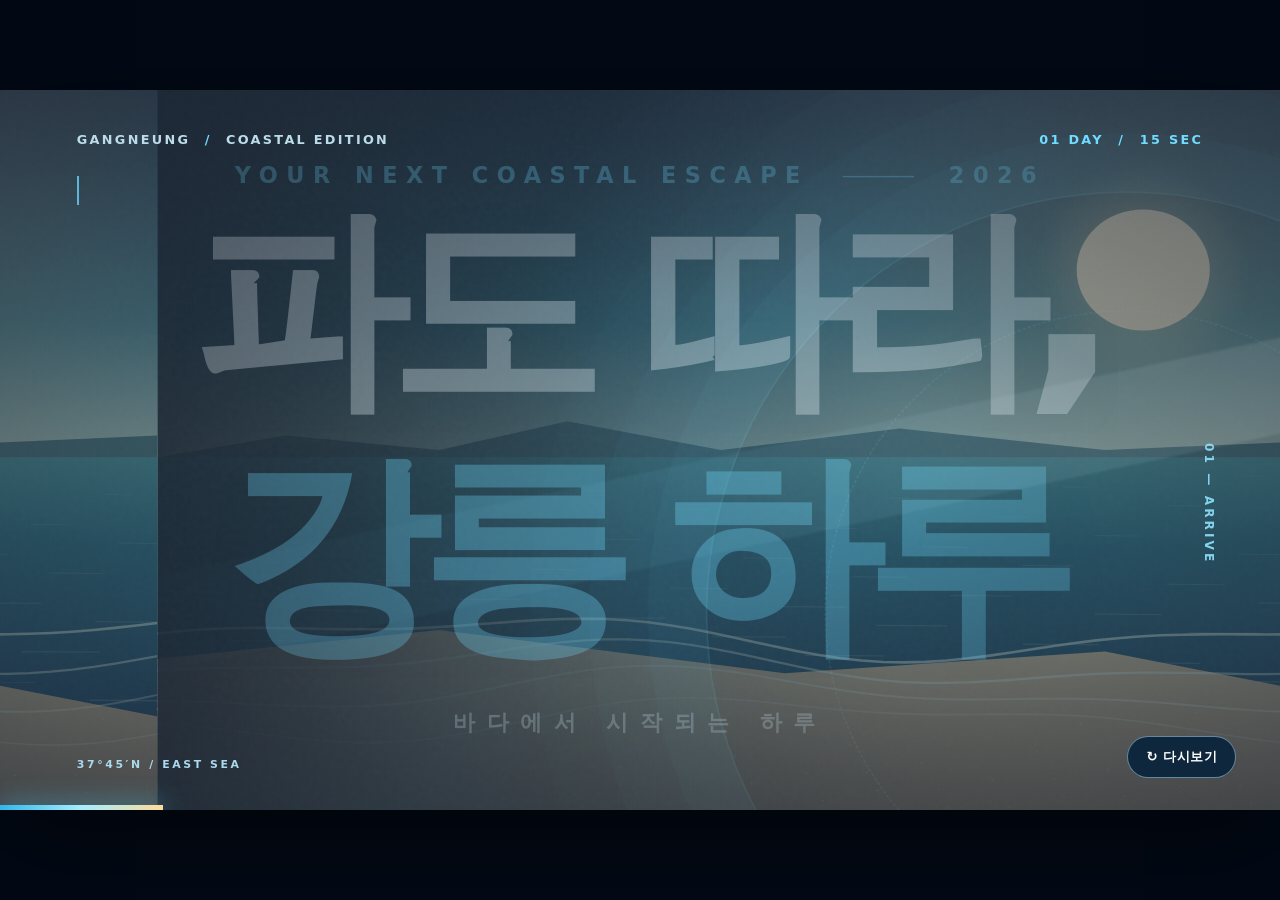
<file: promo - 복사본.html>
<!doctype html>
<html lang="ko">
<head>
<meta charset="UTF-8" />
<meta name="viewport" content="width=device-width,initial-scale=1" />
<title>파도 따라, 강릉 하루 | 시네마틱 관광 홍보</title>
<style>
:root{color-scheme:dark;--navy:#061425;--cyan:#61d8ff;--ice:#d9f6ff;--gold:#ffda91;--white:#f6fbff}*{box-sizing:border-box}html,body{margin:0;width:100%;height:100%;overflow:hidden;background:#020915;font-family:Pretendard,"SUIT Variable","Apple SD Gothic Neo","Malgun Gothic",system-ui,sans-serif}body{display:grid;place-items:center}.stage{position:relative;width:min(100vw,177.7778vh);height:min(100vh,56.25vw);aspect-ratio:16/9;overflow:hidden;isolation:isolate;background:radial-gradient(ellipse at 75% 65%,#12354e 0%,#071728 48%,#020916 100%);color:var(--white)}.stage:after{content:"";position:absolute;inset:0;z-index:3;pointer-events:none;background:radial-gradient(ellipse at center,transparent 30%,#01071577 100%)}canvas{position:absolute;inset:0;width:100%;height:100%;z-index:0}.noise{position:absolute;inset:0;opacity:.13;z-index:1;pointer-events:none;background-image:url("data:image/svg+xml,%3Csvg viewBox='0 0 180 180' xmlns='http://www.w3.org/2000/svg'%3E%3Cfilter id='n'%3E%3CfeTurbulence type='fractalNoise' baseFrequency='.7' numOctaves='3' stitchTiles='stitch'/%3E%3C/filter%3E%3Crect width='100%25' height='100%25' filter='url(%23n)' opacity='.25'/%3E%3C/svg%3E")}.scene{position:absolute;inset:0;z-index:2;opacity:0;visibility:hidden;pointer-events:none}.scene.active{visibility:visible}.eyebrow{font-size:clamp(9px,1.25vw,19px);letter-spacing:.38em;font-weight:800;color:var(--cyan)}.intro{display:flex;align-items:center;justify-content:center;text-align:center}.intro .huge{font-size:clamp(54px,11.7vw,190px);font-weight:950;letter-spacing:-.095em;line-height:.94;white-space:nowrap}.intro .line{display:block;overflow:hidden;padding:.08em .14em}.intro .line span{display:block;transform:translateY(115%) rotate(3deg);filter:blur(10px)}.intro .line:nth-child(2){color:var(--cyan)}.intro .small{margin-top:2.5vh}.place{display:flex;align-items:center;padding:0 9%;}.place .num{font-size:clamp(11px,1.4vw,23px);color:var(--gold);letter-spacing:.22em;font-weight:800}.place .place-name{font-size:clamp(54px,11.5vw,190px);font-weight:950;letter-spacing:-.09em;line-height:1.08;white-space:nowrap;transform-origin:left center}.place .description{font-size:clamp(12px,1.65vw,26px);color:#b7d8e8;letter-spacing:.025em;margin-top:1.8vw;font-weight:500}.place .bar{width:0;height:5px;background:var(--cyan);margin:2.8vw 0 2vw;box-shadow:0 0 28px #50cfff88}.place .outline{position:absolute;right:-3%;bottom:-16%;font-size:clamp(150px,31vw,480px);font-weight:900;letter-spacing:-.1em;opacity:.055;color:transparent;-webkit-text-stroke:2px #bceaff;white-space:nowrap;z-index:-1}.bridge{display:grid;place-items:center;text-align:center}.bridge .kicker{font-size:clamp(13px,2vw,30px);color:var(--gold);font-weight:800;letter-spacing:.35em}.bridge .phrase{font-size:clamp(45px,8.3vw,130px);font-weight:950;letter-spacing:-.08em;line-height:1.14;margin:1.8vw 0}.bridge .phrase em{font-style:normal;color:var(--cyan)}.bridge .chips{display:flex;gap:1.4vw;justify-content:center}.bridge .chips span{border:1px solid #85d8f766;border-radius:100px;padding:.65vw 1.5vw;color:#c4e6f6;font-size:clamp(10px,1.3vw,19px);font-weight:700}.cost{display:flex;flex-direction:column;align-items:center;justify-content:center;text-align:center}.cost .price{font-size:clamp(74px,17vw,270px);font-weight:950;letter-spacing:-.095em;line-height:1.1;color:var(--gold);font-variant-numeric:tabular-nums;text-shadow:0 0 90px #ffc56a33}.cost .unit{font-size:.33em;letter-spacing:-.04em;margin-left:.07em}.cost .note{font-size:clamp(11px,1.5vw,24px);color:#c2d9e6;margin-top:2vw}.cost .orbit{position:absolute;width:50vw;height:50vw;border:1px solid #72d8ff33;border-radius:50%;box-shadow:0 0 0 5vw #3dd5ff08,0 0 0 10vw #3dd5ff06;z-index:-1}.end{display:flex;flex-direction:column;align-items:center;justify-content:center;text-align:center;padding:5%}.end .cta{font-size:clamp(62px,11vw,175px);font-weight:950;letter-spacing:-.09em;line-height:1.06}.end .cta strong{color:var(--cyan)}.end .brand{font-size:clamp(12px,1.8vw,28px);font-weight:800;letter-spacing:.08em;margin-top:2.3vw}.end .url{margin-top:1.5vw;font-size:clamp(11px,1.45vw,22px);color:#bfe6f8;border:1px solid #66cfff80;background:#081d31b5;border-radius:100px;padding:.8vw 2vw;max-width:90%;overflow-wrap:anywhere}.end .footer{position:absolute;bottom:7%;font-size:clamp(9px,1.1vw,16px);color:#a4c4d8;letter-spacing:.22em}.topline{position:absolute;top:5%;left:6%;right:6%;z-index:5;display:flex;justify-content:space-between;font-size:clamp(9px,1vw,16px);letter-spacing:.24em;color:#b9d8e6;font-weight:800}.topline span:last-child{color:var(--cyan)}.progress{position:absolute;bottom:0;left:0;height:5px;width:0;background:linear-gradient(90deg,#33b6e9,#a6ecff,#ffdb9a);z-index:8;box-shadow:0 0 24px #51d8ff}.replay{position:absolute;right:3.4%;bottom:4.5%;z-index:9;appearance:none;background:#061a2ce8;border:1px solid #b5e8ff80;color:white;border-radius:100px;padding:11px 18px;font:700 clamp(11px,1.05vw,16px) inherit;cursor:pointer;letter-spacing:.04em;transition:background .2s,transform .2s}.replay:hover{background:#16516b;transform:translateY(-2px)}.flash{position:absolute;inset:0;z-index:6;background:#d8f7ff;opacity:0;pointer-events:none}.slash{position:absolute;width:145%;height:13%;left:-20%;top:43%;background:linear-gradient(90deg,transparent,#80e1ffbb,#fff,transparent);transform:translateX(-130%) rotate(-12deg);filter:blur(1px);z-index:4;pointer-events:none;opacity:0}@media(max-width:700px){.replay{padding:6px 10px}.progress{height:3px}.place .bar{height:3px}}

/* Editorial motion direction: all geometry is drawn with CSS/Canvas; no remote assets. */
.stage{box-shadow:0 28px 90px #0008}
.stage::before{content:"";position:absolute;inset:0;z-index:1;pointer-events:none;background:linear-gradient(125deg,#0000 35%,#56c7ff0b 51%,#0000 70%)}
.graphic-orb{position:absolute;z-index:1;top:12%;right:-12%;width:62%;aspect-ratio:1;border-radius:50%;border:1px solid #72dcff35;box-shadow:0 0 0 4.3vw #66d8ff08,0 0 0 8.6vw #66d8ff06,0 0 0 13vw #66d8ff03;filter:drop-shadow(0 0 30px #35b4ee26);pointer-events:none}
.graphic-orb:after{content:"";position:absolute;inset:14%;border:1px dashed #78c9ec36;border-radius:50%}
.vertical-rule{position:absolute;z-index:4;left:6%;top:12%;height:4%;width:2px;background:#5acdf8;opacity:.8}
.corner-tag{position:absolute;z-index:4;left:6%;bottom:5.4%;font-size:clamp(8px,.85vw,14px);font-weight:800;letter-spacing:.24em;color:#a4d5ea}
.edge-index{position:absolute;z-index:4;right:5%;top:49%;writing-mode:vertical-rl;font-size:clamp(8px,.95vw,15px);font-weight:800;letter-spacing:.25em;color:#78cdea}
.topline{top:5.8%;font-size:clamp(9px,1vw,15px);letter-spacing:.18em}.topline b{color:#61d8ff;padding:0 .6em}
.eyebrow-line{display:inline-block;vertical-align:middle;width:4vw;height:1px;background:#61d8ff;margin:0 .8em}
.intro .huge{font-size:clamp(60px,12vw,195px);line-height:.98;text-shadow:0 14px 50px #0004}
.intro .small{letter-spacing:.5em;color:#d2e9f4}
.place{padding-left:12%}.place .num{font-size:clamp(11px,1.2vw,20px)}
.place .place-name{position:relative;z-index:2;filter:drop-shadow(0 12px 30px #0004)}
.place .description{font-size:clamp(14px,1.7vw,27px);color:#d3e8f4}
.place .bar{height:3px;margin:2vw 0 2.2vw}
.place-side{position:absolute;right:9%;bottom:13%;font-size:clamp(9px,1vw,16px);letter-spacing:.22em;color:#8fcbdf;font-weight:800}
.bridge .phrase{font-size:clamp(52px,9vw,144px)}.bridge .chips span{border-radius:0;background:#071e3080}
.cost-sub{font-size:clamp(13px,1.7vw,26px);color:#d7e9f4;margin-top:1.6vw;font-weight:700}
.cost .price{margin-top:.4vw;letter-spacing:-.085em}.cost .note{margin-top:1vw}
.cost-micro{position:absolute;bottom:14%;font-size:clamp(9px,1.15vw,18px);font-weight:800;letter-spacing:.15em;color:#77b9d4}
.end .cta{font-size:clamp(68px,12vw,190px);letter-spacing:-.085em}.end .brand{letter-spacing:.04em}
.brand-dot{font-size:.4em;color:#61d8ff;vertical-align:middle;margin-left:.4em}
.end .url{border:0;border-bottom:1px solid #7bd5f6;border-radius:0;background:transparent;padding:.65vw .2vw;color:#d8eff9;font-weight:700}
.replay{font-family:inherit;font-weight:800;background:#09243ce8;backdrop-filter:blur(8px)}
@media (prefers-reduced-motion:reduce){.replay{transition:none}}
/* Final call-to-action: stronger typography, restrained cinematic glow. */
.end .cta{font-size:clamp(72px,13vw,205px);font-weight:950;filter:drop-shadow(0 12px 34px rgba(0,0,0,.38))}
.end .cta strong{color:#8ee8ff;text-shadow:0 0 32px rgba(85,210,255,.35),0 0 75px rgba(85,210,255,.16)}
.end .brand{margin-top:2.8vw}
</style>
</head>
<body>
<main class="stage" id="stage" aria-label="강릉 관광 홍보 15초 모션그래픽">
<canvas id="ocean" aria-hidden="true"></canvas><div class="noise"></div><div class="graphic-orb" id="graphic-orb"></div><div class="vertical-rule"></div><div class="corner-tag">37°45′N / EAST SEA</div><div class="edge-index" id="edge-index">01 — DISCOVER</div>
<div class="topline"><span>GANGNEUNG <b> / </b> COASTAL EDITION</span><span>01 DAY <b> / </b> 15 SEC</span></div>
<section class="scene intro" id="intro"><div><div class="eyebrow" id="intro-eyebrow">YOUR NEXT COASTAL ESCAPE <span class="eyebrow-line"></span> 2026</div><div class="huge"><div class="line"><span id="intro-a">파도 따라,</span></div><div class="line"><span id="intro-b">강릉 하루</span></div></div><div class="eyebrow small" id="intro-small">바다에서 시작되는 하루</div></div></section>
<section class="scene place" id="place"><div><div class="num" id="place-num">01 / 03 · MUST VISIT</div><div class="bar" id="place-bar"></div><div class="place-name" id="place-name">경포해변</div><div class="description" id="place-desc">끝없이 펼쳐진 푸른 바다</div></div><div class="outline" id="place-outline">SEA</div><div class="place-side" id="place-side">GANGNEUNG / EXPERIENCE 01</div></section>
<section class="scene bridge" id="bridge"><div><div class="kicker" id="bridge-kicker">ONE DAY, THREE MOMENTS</div><div class="phrase" id="bridge-phrase">바다를 걷고,<br><em>강릉을 담다.</em></div><div class="chips" id="bridge-chips"><span>경포해변</span><span>강문해변</span><span>안목 커피거리</span></div></div></section>
<section class="scene cost" id="cost"><div class="orbit" id="orbit"></div><div class="eyebrow" id="cost-label">ONE DAY / ONE BUDGET</div><div class="cost-sub">강릉 하루 여행 · 1인 예상 비용</div><div class="price" id="price">0<span class="unit">원</span></div><div class="note" id="cost-note">왕복 교통비 및 숙박비 제외 · 예시 예산</div><div class="cost-micro">01 / BEACH &nbsp; 02 / COFFEE &nbsp; 03 / LOCAL FOOD</div></section>
<section class="scene end" id="end"><div class="eyebrow" id="end-eyebrow">THE SEA IS CALLING</div><div class="cta" id="end-cta">지금 <strong>떠나세요.</strong></div><div class="brand" id="end-brand">파도 따라, 강릉 하루 <span class="brand-dot">●</span></div><div class="url" id="end-url">fulllove5634.github.io/my-homepage/tour.html</div><div class="footer">GANGNEUNG · YOUR DAY, YOUR WAVE</div></section>
<div class="slash" id="slash"></div><div class="flash" id="flash"></div><div class="progress" id="progress"></div><button class="replay" id="replay" type="button" aria-label="15초 영상 다시보기">↻ 다시보기</button>
</main>
<script>
(()=>{'use strict';
// 참고용 콘텐츠. 제출 전 실제 tour.html과 관광지/금액/URL 일치 여부 확인.
const places=[['경포해변','끝없이 펼쳐진 푸른 바다','SEA'],['강문해변','감성 포토존에서 남기는 한 장','WAVE'],['안목 커피거리','바다를 마주한 커피 한 잔','COFFEE']];
const $=id=>document.getElementById(id),stage=$('stage'),canvas=$('ocean'),ctx=canvas.getContext('2d');const scenes=['intro','place','bridge','cost','end'].map($);const clamp=(v,a=0,b=1)=>Math.min(b,Math.max(a,v)),ease=t=>1-Math.pow(1-clamp(t),3),smooth=t=>{t=clamp(t);return t*t*(3-2*t)},lerp=(a,b,t)=>a+(b-a)*t;let started=performance.now(),lastPlace=-1,raf;
function css(id,props){Object.assign($(id).style,props)}function show(index){scenes.forEach((s,i)=>{s.classList.toggle('active',i===index);s.style.opacity=i===index?1:0})}
function reset(){started=performance.now();lastPlace=-1;cancelAnimationFrame(raf);raf=requestAnimationFrame(frame)}
function drawOcean(t){const w=canvas.width,h=canvas.height;ctx.clearRect(0,0,w,h);const gl=ctx.createRadialGradient(w*.75,h*.7,10,w*.75,h*.7,w*.8);gl.addColorStop(0,'rgba(33,131,173,.18)');gl.addColorStop(1,'rgba(2,8,20,0)');ctx.fillStyle=gl;ctx.fillRect(0,0,w,h);
for(let j=0;j<7;j++){ctx.beginPath();const y=h*(.61+j*.062),amp=h*(.018+j*.004);for(let x=0;x<=w+8;x+=8){const yy=y+Math.sin(x/w*11+t*(.7+j*.12)+j*.8)*amp+Math.sin(x/w*19-t*.46+j)*amp*.25;if(x===0)ctx.moveTo(x,yy);else ctx.lineTo(x,yy)}ctx.strokeStyle=`rgba(${j%2?'80,204,248':'46,125,178'},${.17-j*.014})`;ctx.lineWidth=Math.max(1,w*.0017);ctx.stroke()}
// Layered luminous surf: moving wave bands, without external images or video.
for(let layer=0;layer<5;layer++){
 const base=h*(.69+layer*.068), amplitude=h*(.025+layer*.006);
 const shift=t*(.65+layer*.11), opacity=.075+layer*.019;
 ctx.beginPath();ctx.moveTo(0,h);
 for(let x=0;x<=w+6;x+=6){
  const phase=x/w*Math.PI*(3.1+layer*.23)-shift;
  const y=base+Math.sin(phase+layer*.8)*amplitude+Math.sin(phase*2.15+t*.37)*amplitude*.27;
  ctx.lineTo(x,y);
 }
 ctx.lineTo(w,h);ctx.closePath();
 const water=ctx.createLinearGradient(0,base-amplitude,0,h);
 water.addColorStop(0,`rgba(58,198,237,${opacity})`);
 water.addColorStop(.52,`rgba(15,100,148,${opacity*.52})`);
 water.addColorStop(1,'rgba(1,12,30,0)');ctx.fillStyle=water;ctx.fill();
 ctx.beginPath();
 for(let x=0;x<=w+6;x+=6){const phase=x/w*Math.PI*(3.1+layer*.23)-shift;
 const y=base+Math.sin(phase+layer*.8)*amplitude+Math.sin(phase*2.15+t*.37)*amplitude*.27;
 if(x===0)ctx.moveTo(x,y);else ctx.lineTo(x,y)}
 ctx.strokeStyle=`rgba(127,228,255,${.20+layer*.038})`;ctx.lineWidth=Math.max(1,w*.0013);ctx.shadowBlur=w*.013;ctx.shadowColor='rgba(58,206,255,.42)';ctx.stroke();ctx.shadowBlur=0;
}
for(let i=0;i<26;i++){
 const x=((i*83.7+t*(9+i%4*4))%w),base=h*(.74+(i%5)*.045);
 const y=base+Math.sin(x/w*10-t*.8+i)*h*.015;
 ctx.fillStyle=`rgba(199,247,255,${.09+.12*(.5+.5*Math.sin(t*1.4+i))})`;
 ctx.beginPath();ctx.ellipse(x,y,Math.max(1,w*.0024),Math.max(.6,h*.001),-.18,0,Math.PI*2);ctx.fill();
}
for(let i=0;i<38;i++){const x=((i*97.2+t*(i%3+1)*6)%w),y=(i*43.7)%h;ctx.fillStyle=`rgba(154,227,255,${.12+.13*Math.sin(t+i)**2})`;ctx.beginPath();ctx.arc(x,y,Math.max(1,w*.0009),0,Math.PI*2);ctx.fill()}}

/* Location-specific cinematic scenes, all procedurally drawn. */
function scenery(t,forcedLoc){
 const w=canvas.width,h=canvas.height, C=ctx;
 const grad=(y0,y1,stops)=>{let g=C.createLinearGradient(0,y0,0,y1);stops.forEach(([p,c])=>g.addColorStop(p,c));return g};
 const poly=(pts,fill)=>{C.beginPath();pts.forEach(([x,y],i)=>i?C.lineTo(x*w,y*h):C.moveTo(x*w,y*h));C.closePath();C.fillStyle=fill;C.fill()};
 const line=(pts,color,width=2)=>{C.beginPath();pts.forEach(([x,y],i)=>i?C.lineTo(x*w,y*h):C.moveTo(x*w,y*h));C.strokeStyle=color;C.lineWidth=width*w/1400;C.stroke()};
 const ellipse=(x,y,rx,ry,color)=>{C.beginPath();C.ellipse(x*w,y*h,rx*w,ry*h,0,0,Math.PI*2);C.fillStyle=color;C.fill()};
 const rect=(x,y,ww,hh,color)=>{C.fillStyle=color;C.fillRect(x*w,y*h,ww*w,hh*h)};
 const sky=grad(0,h,[[0,'#0b2340'],[.32,'#23768c'],[.53,'#b0d6c9'],[1,'#113d53']]);C.fillStyle=sky;C.fillRect(0,0,w,h);
 // Late-afternoon sun, soft atmospheric bloom.
 let glow=C.createRadialGradient(.77*w,.25*h,0,.77*w,.25*h,.47*w);glow.addColorStop(0,'#fff0bca8');glow.addColorStop(.18,'#ffdcaa3c');glow.addColorStop(1,'#ffffff00');C.fillStyle=glow;C.fillRect(0,0,w,h);ellipse(.77,.25,.052,.084,'#fff0cf');
 // Distant headlands and deep blue sea.
 poly([[0,.51],[.1,.48],[.22,.50],[.32,.46],[.44,.5],[.58,.47],[.74,.5],[1,.48],[1,.64],[0,.64]],'#386d77');
 const sea=grad(.49*h,h,[[0,'#3e99a1'],[.28,'#176780'],[.72,'#0a3b5e'],[1,'#051f38']]);rect(0,.51,1,.49,sea);
 for(let j=0;j<95;j++){let y=.52+j*.0052;let offset=Math.sin(t*.7+j*.8)*.013;let x=((j*0.618+offset)%1);let length=.016+j*.0009;line([[x,y],[Math.min(1,x+length),y+.0007]],`rgba(208,246,237,${.09+j*.0018})`,.8+j*.012)}
 let loc=forcedLoc===undefined?(t<2?-1:t<3.5?0:t<5?1:t<6.5?2:t<8?3:t<12?4:5):forcedLoc;
 if(loc===0||loc===-1||loc===3||loc===4||loc===5){
  // Golden sand and several foam contours curling into shore.
  poly([[0,.79],[.22,.75],[.49,.81],[.74,.78],[1,.87],[1,1],[0,1]],grad(.75*h,h,[[0,'#d4c6a0'],[1,'#947c64']]));
  for(let j=0;j<4;j++){let pts=[];for(let i=0;i<=60;i++){let x=i/60;let y=.76+j*.038+.025*Math.sin(x*8+t*1.5-j*.7)+.012*Math.sin(x*17-t*.9);pts.push([x,y])}line(pts,`rgba(229,255,246,${.65-j*.13})`,2.8-j*.35)}
  // Foreground beach grains and a little sun glitter.
  for(let i=0;i<70;i++){let x=(i*.618033)%1,y=.86+(i*.137)% .14;ellipse(x,y,.0009,.001,'#f5dfb15e')}
 }
 if(loc===1){
  // Gangmun: natural beach, no arch.
  poly([[0,.81],[.15,.76],[.33,.8],[.57,.77],[.8,.85],[1,.8],[1,1],[0,1]],'#bca786');
  for(let j=0;j<3;j++){const pts=[];for(let i=0;i<=55;i++){const x=i/55;pts.push([x,.79+j*.042+.018*Math.sin(x*9+t*1.2-j*.6)])}line(pts,`rgba(230,255,247,${.55-j*.12})`,2.4-j*.35)}
 }
 if(loc===2){
  // Anmok coffee street: large café window, counter and coffee cup.
  rect(0,0,1,.06,'#11202b');rect(0,.04,.055,1,'#162632');rect(.945,.04,.055,1,'#162632');
  rect(.49,.04,.018,.78,'#1b3039');rect(0,.79,1,.035,'#223741');
  poly([[0,.87],[1,.87],[1,1],[0,1]],'#493b33');
  poly([[.60,.79],[1,.79],[1,.84],[.60,.84]],'#a78668');
  rect(.75,.72,.11,.095,'#f4e7d3');ellipse(.805,.815,.055,.014,'#e8d4b7');
  C.beginPath();C.ellipse(.87*w,.763*h,.028*w,.035*h,0,-1.3,1.2);C.strokeStyle='#f4e7d3';C.lineWidth=.011*w;C.stroke();
  ellipse(.805,.723,.053,.015,'#f8ebd8');ellipse(.805,.723,.04,.009,'#855d44');
  for(let i=0;i<3;i++){line([[.78+i*.025,.68],[.77+i*.025+Math.sin(t*2+i)*.009,.62],[.78+i*.025,.56]],'#f7eee37d',2)}
  // Warm hanging lamps.
  for(let i=0;i<2;i++){let x=.19+i*.59;rect(x,.05,.003,.14,'#272d2d');ellipse(x,.20,.05,.028,'#f3c989');ellipse(x,.23,.07,.04,'#f9cd6640')}
 }
 // A deep cinematic gradient keeps the large typography readable.
 let shade=C.createLinearGradient(0,0,w,0);shade.addColorStop(0,'rgba(1,10,25,.90)');shade.addColorStop(.53,'rgba(2,15,29,.50)');shade.addColorStop(1,'rgba(1,12,26,.18)');C.fillStyle=shade;C.fillRect(0,0,w,h);
 let vignette=C.createRadialGradient(w*.52,h*.47,w*.1,w*.5,h*.5,w*.85);vignette.addColorStop(0,'#00000000');vignette.addColorStop(1,'#000b1c88');C.fillStyle=vignette;C.fillRect(0,0,w,h);
}

function drawSlidingScenery(t){
 const boundaries=[2,3.5,5,6.5,8,12];
 const locs=[-1,0,1,2,3,4,5];
 const w=canvas.width;
 let current=boundaries.findIndex(b=>t<b);
 if(current<0)current=6;
 const nextBoundary=boundaries[current];
 const duration=.42;
 if(nextBoundary!==undefined && t>=nextBoundary-duration){
   const p=smooth((t-(nextBoundary-duration))/duration);
   ctx.save();ctx.translate(-p*w,0);scenery(t,locs[current]);ctx.restore();
   ctx.save();ctx.translate((1-p)*w,0);scenery(t,locs[current+1]);ctx.restore();
 }else{scenery(t,locs[current]);}
}
function frame(now){const t=Math.min(15,(now-started)/1000);const w=stage.clientWidth,h=stage.clientHeight;if(canvas.width!==Math.round(w*devicePixelRatio)||canvas.height!==Math.round(h*devicePixelRatio)){canvas.width=Math.round(w*devicePixelRatio);canvas.height=Math.round(h*devicePixelRatio)}drawSlidingScenery(t);css('progress',{width:(t/15*100)+'%'});css('graphic-orb',{transform:`translate(${Math.sin(t*.65)*12}%,${Math.cos(t*.55)*10}%) scale(${1+.08*Math.sin(t*1.2)}) rotate(${t*11}deg)`});$('edge-index').textContent=t<2?'01 — ARRIVE':t<8?'02 — EXPLORE':t<12?'03 — PLAN':'04 — GO';let k,local;
if(t<2){show(0);local=t;css('intro-a',{transform:`translateY(${lerp(115,0,ease((local-.10)/.52))}%) rotate(${lerp(3,0,ease((local-.10)/.52))}deg)`,filter:`blur(${lerp(10,0,ease((local-.10)/.52))}px)`});css('intro-b',{transform:`translateY(${lerp(115,0,ease((local-.88)/.57))}%) scale(${lerp(.9,1,ease((local-.88)/.57))})`,filter:`blur(${lerp(10,0,ease((local-.88)/.57))}px)`});css('intro-eyebrow',{opacity:ease((local-.4)/.6)});css('intro-small',{opacity:ease((local-1.35)/.4)});css('intro',{transform:`scale(${1+ease((local-1.4)/.6)*.4})`,opacity:1-smooth((local-1.75)/.25)});
}else if(t<8){local=t-2;if(local<4.5){show(1);k=Math.min(2,Math.floor(local/1.5));const q=local-k*1.5;if(k!==lastPlace){$('place-num').textContent=`0${k+1} / 03 · MUST VISIT`;$('place-name').textContent=places[k][0];$('place-desc').textContent=places[k][1];$('place-outline').textContent=places[k][2];$('place-side').textContent=`GANGNEUNG / EXPERIENCE 0${k+1}`;lastPlace=k}const en=ease(q/.34),out=1-smooth((q-1.24)/.26),offset=k===1?lerp(60,0,en):lerp(-60,0,en);css('place',{opacity:out,transform:`translateX(${offset}px)`});css('place-name',{transform:k===0?`scale(${lerp(1.5,1,en)})`:k===1?`translateX(${lerp(100,0,en)}px)`:`translateX(${Math.sin(q*37)*13*(1-en)}px) rotate(${(1-en)*-3}deg)`,opacity:en,filter:`blur(${(1-en)*10}px)`});css('place-desc',{opacity:ease((q-.3)/.3),transform:`translateY(${(1-ease((q-.3)/.3))*25}px)`});css('place-bar',{width:`${en*26}vw`})}else{show(2);const q=local-4.5;const en=ease(q/.4);css('bridge',{opacity:1-smooth((q-1.22)/.28)});css('bridge-kicker',{opacity:en,transform:`translateY(${(1-en)*35}px)`});css('bridge-phrase',{opacity:en,transform:`scale(${lerp(.78,1,en)})`});css('bridge-chips',{opacity:ease((q-.35)/.35)})}}
else if(t<12){show(3);local=t-8;const en=ease(local/.55);css('cost',{opacity:1-smooth((local-3.7)/.3)});css('cost-label',{opacity:en});css('price',{transform:`scale(${lerp(.65,1,en)})`,opacity:en});css('orbit',{transform:`scale(${1+local*.13}) rotate(${local*18}deg)`,opacity:.65});const amount=Math.round(64000*ease(local/3.05)/100)*100;$('price').innerHTML=amount.toLocaleString('ko-KR')+'<span class="unit">원</span>';css('cost-note',{opacity:ease((local-2.8)/.55)})}
else{show(4);local=t-12;const en=ease(local/.65);css('end',{opacity:en});css('end-eyebrow',{opacity:ease((local-.2)/.45)});css('end-cta',{transform:`translateY(${lerp(90,0,en)}px) scale(${lerp(1.26,1,en) * (1 + .045*Math.sin(Math.PI*clamp((local-.55)/1.2)) )})`,filter:`blur(${lerp(12,0,en)}px)`});css('end-brand',{opacity:ease((local-.65)/.5)});css('end-url',{opacity:ease((local-1.05)/.5),transform:`translateY(${(1-ease((local-1.05)/.5))*22}px)`})}
const transition=[2,3.5,5,6.5,8,12].reduce((a,x)=>Math.max(a,1-smooth(Math.abs(t-x)/.16)),0);css('flash',{opacity:Math.min(.42,transition*.32)});css('slash',{opacity:transition*.22,transform:`translateX(${lerp(-90,85,1-transition)}%) rotate(-12deg)`});if(t<15)raf=requestAnimationFrame(frame)}
$('replay').addEventListener('click',reset);document.addEventListener('visibilitychange',()=>{if(!document.hidden)reset()});reset();
})();
</script>
</body>
</html>
</file>
